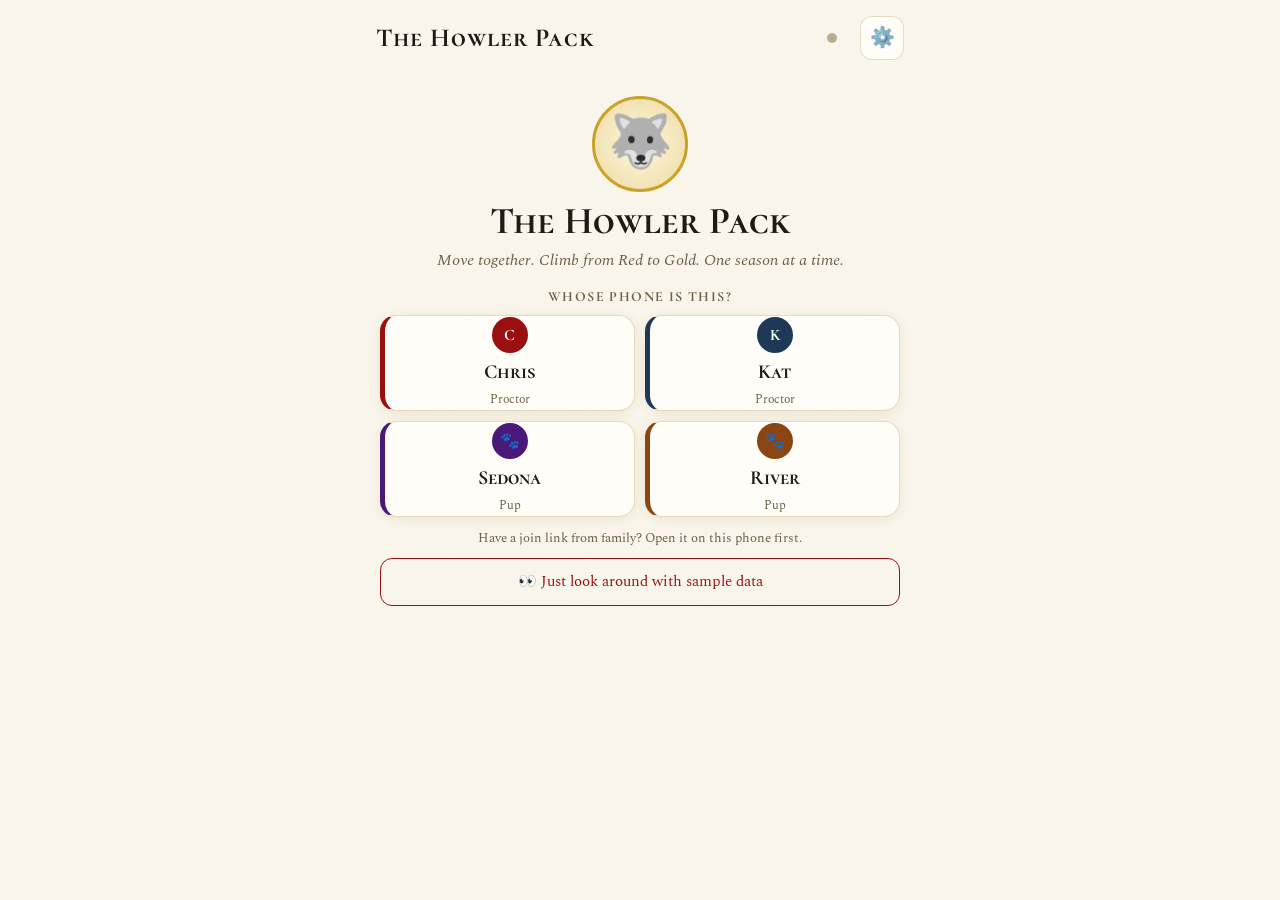
<file: howler-pack/index.html>
<!DOCTYPE html>
<html lang="en">
<head>
<meta charset="utf-8">
<meta name="viewport" content="width=device-width, initial-scale=1, viewport-fit=cover">
<meta name="theme-color" content="#faf6ec">
<meta name="description" content="The Howler Pack: the Ortiz family's fitness pack. Move together, climb from Red to Gold.">
<title>The Howler Pack</title>
<link rel="manifest" href="manifest.webmanifest">
<link rel="icon" href="icon.svg" type="image/svg+xml">
<link rel="apple-touch-icon" href="apple-touch-icon.png">
<link rel="preconnect" href="https://fonts.googleapis.com">
<link rel="preconnect" href="https://fonts.gstatic.com" crossorigin>
<link href="https://fonts.googleapis.com/css2?family=Cormorant+SC:wght@500;600;700&family=Baloo+2:wght@500;700;800&family=Spectral:ital,wght@0,400;0,600;1,400&display=swap" rel="stylesheet">
<style>
/* Gold of Luna — ivory parchment, wine crimson, restrained gold (from the original Howlers) */
:root {
  --bg: #faf6ec; --panel: #fffdf7; --panel2: #f2ead6; --ink: #1e1a14; --ink2: #3c3222; --muted: #6e5f46;
  --line: rgba(153,120,32,.25); --accent: #9a1010; --accent-soft: rgba(154,16,16,.08); --on-accent: #fff;
  --gold: #c9a227; --amber: #7d6414; --pup: #b0601e; --green: #2e7d32; --shadow: 0 2px 12px rgba(153,120,32,.13);
  --fh: 'Cormorant SC', Georgia, serif; --fb: 'Spectral', Georgia, serif; --fp: 'Baloo 2', system-ui, sans-serif;
}
* { box-sizing: border-box; margin: 0; padding: 0; -webkit-tap-highlight-color: transparent; }
html { -webkit-text-size-adjust: 100%; }
body { background: var(--bg) url("data:image/svg+xml,%3Csvg xmlns='http://www.w3.org/2000/svg' width='400' height='400'%3E%3Cfilter id='n'%3E%3CfeTurbulence type='fractalNoise' baseFrequency='0.9' numOctaves='4' stitchTiles='stitch'/%3E%3C/filter%3E%3Crect width='400' height='400' filter='url(%23n)' opacity='0.03'/%3E%3C/svg%3E");
  color: var(--ink); font-family: var(--fb); font-size: 16px; line-height: 1.5; min-height: 100vh;
  padding: env(safe-area-inset-top) env(safe-area-inset-right) calc(140px + env(safe-area-inset-bottom)) env(safe-area-inset-left); }
body.pup { --accent: #b0601e; --accent-soft: rgba(176,96,30,.1); }
button { font: inherit; color: inherit; cursor: pointer; border: 0; background: none; }
button:focus-visible, a:focus-visible, input:focus-visible { outline: 2px solid var(--gold); outline-offset: 2px; }
[hidden] { display: none !important; }
.wrap { max-width: 560px; margin: 0 auto; padding: 0 16px; }
.preview-bar { background: var(--gold); color: #1e1a14; font-size: 14px; display: flex; justify-content: center; align-items: center; gap: 12px; padding: 6px 16px; }
.preview-bar button { min-height: 36px; padding: 0 12px; border-radius: 8px; background: #1e1a14; color: #fff; font-size: 13px; }
header.topbar { display: flex; justify-content: space-between; align-items: center; gap: 10px; padding: 16px 0 6px; }
.brand { font-family: var(--fh); font-weight: 700; font-size: 26px; letter-spacing: .04em; line-height: 1.05; }
.brand small { display: block; font-family: var(--fb); font-weight: 400; font-size: 13px; color: var(--muted); letter-spacing: 0; font-style: italic; }
.top-actions { display: flex; align-items: center; gap: 6px; }
.gear { width: 44px; height: 44px; border-radius: 12px; border: 1px solid var(--line); font-size: 20px; background: var(--panel); }
.sync-dot { width: 44px; height: 44px; display: grid; place-items: center; }
.sync-dot::after { content: ''; width: 10px; height: 10px; border-radius: 50%; background: #b9ad94; }
.sync-dot.ok::after { background: var(--green); } .sync-dot.error::after { background: #c62828; } .sync-dot.pending::after, .sync-dot.busy::after { background: var(--gold); animation: pulse 1s infinite alternate; }
@keyframes pulse { to { opacity: .3; } }
.card { background: var(--panel); border: 1px solid var(--line); border-radius: 14px; padding: 16px; margin-top: 14px; box-shadow: var(--shadow); }
.card-t { font-family: var(--fh); font-size: 14px; font-weight: 700; letter-spacing: .14em; color: var(--muted); margin-bottom: 10px; display: flex; justify-content: space-between; align-items: baseline; gap: 8px; }
.card-t .r { font-family: var(--fb); font-weight: 400; letter-spacing: 0; font-size: 13px; text-align: right; }
.hint { font-size: 13px; color: var(--muted); margin-top: 6px; }
.bar { height: 8px; border-radius: 99px; background: var(--panel2); overflow: hidden; }
.bar > i { display: block; height: 100%; border-radius: 99px; background: var(--accent); }
.season-banner { margin-top: 10px; border-radius: 14px; padding: 12px 14px; background: linear-gradient(120deg, rgba(154,16,16,.1), rgba(201,162,39,.2)); border: 1px solid var(--line); display: flex; justify-content: space-between; align-items: center; gap: 10px; }
.season-banner b { font-family: var(--fh); font-size: 19px; display: block; line-height: 1.1; }
.season-banner small { color: var(--ink2); font-size: 13px; }
.season-banner .left { text-align: right; font-family: var(--fh); font-weight: 700; font-size: 26px; line-height: 1; }
.season-banner .left small { display: block; font-family: var(--fb); font-size: 11px; font-weight: 400; }
/* pack cards (from the original main page) */
.pack-head { display: flex; justify-content: space-between; align-items: baseline; margin: 18px 2px 10px; }
.pack-head b { font-family: var(--fh); font-size: 22px; }
.pack-head span { font-size: 13px; color: var(--muted); font-style: italic; }
.pack-sum { display: grid; grid-template-columns: repeat(3, 1fr); gap: 8px; margin-bottom: 12px; }
.player-grid { display: flex; flex-direction: column; gap: 14px; }
.pcard-wrap { position: relative; }
.pcard-wrap::before, .pcard-wrap::after { content: ''; position: absolute; left: 5px; right: -5px; border-radius: 11px; pointer-events: none; }
.pcard-wrap::before { top: 5px; bottom: -5px; background: rgba(153,120,32,.07); }
.pcard-wrap::after { top: 9px; bottom: -9px; background: rgba(153,120,32,.04); }
.player-card { position: relative; z-index: 1; border-radius: 12px; border-left: 5px solid var(--house-color); background: var(--panel); overflow: hidden; box-shadow: 0 2px 6px rgba(0,0,0,.08), 0 6px 16px rgba(0,0,0,.07), 0 0 0 1.5px rgba(153,120,32,.12); }
.player-card.primus { box-shadow: 0 2px 6px rgba(0,0,0,.1), 0 6px 20px rgba(200,144,10,.2), 0 0 0 2.5px #c9a227; }
.player-card.me:not(.primus) { box-shadow: 0 2px 6px rgba(0,0,0,.08), 0 6px 16px rgba(0,0,0,.07), 0 0 0 1.5px var(--house-color); }
.card-rank-row { display: flex; align-items: center; justify-content: space-between; padding: 8px 14px 0; gap: 6px; }
.card-rank-left, .card-rank-right { display: flex; align-items: center; gap: 6px; flex-wrap: wrap; }
.card-house-dot { width: 7px; height: 7px; border-radius: 50%; background: var(--house-color); opacity: .75; }
.card-house-label { font-family: var(--fh); font-size: 11px; font-weight: 700; letter-spacing: .16em; color: var(--house-color); }
.card-rank-pill { font-family: var(--fh); font-size: 12px; font-weight: 700; letter-spacing: .06em; padding: 1px 8px; border-radius: 3px; color: #fff; }
.card-arch { font-family: var(--fh); font-size: 12px; font-weight: 700; letter-spacing: .08em; padding: 1px 8px; border-radius: 3px; background: linear-gradient(to right, #c9a227, #e8b830); color: #fff; box-shadow: 0 1px 4px rgba(200,144,10,.4); }
.card-quiet { font-size: 11px; padding: 2px 8px; border-radius: 3px; background: rgba(110,95,70,.12); color: var(--muted); }
.card-summary { display: flex; align-items: center; gap: 10px; padding: 6px 14px 12px; min-height: 56px; width: 100%; text-align: left; }
.card-name-block { flex: 1; min-width: 0; }
.card-name { font-family: var(--fh); font-size: 22px; font-weight: 700; color: var(--house-color); line-height: 1.1; }
.card-sub { font-size: 13px; color: var(--muted); font-style: italic; }
.card-quick-stats { display: flex; gap: 14px; flex-shrink: 0; }
.card-qstat { text-align: right; }
.card-qstat-val { font-family: var(--fh); font-size: 21px; font-weight: 700; color: var(--house-color); line-height: 1; }
.card-qstat-label { font-family: var(--fh); font-size: 10px; letter-spacing: .08em; color: var(--muted); text-transform: uppercase; margin-top: 2px; }
.card-chevron { font-size: 11px; color: var(--muted); transition: transform .25s; }
.player-card.card-open .card-chevron { transform: rotate(180deg); }
.card-detail { max-height: 0; overflow: hidden; transition: max-height .35s cubic-bezier(.4,0,.2,1); }
.player-card.card-open .card-detail { max-height: 1600px; }
.card-detail-inner { padding: 14px; border-top: 1px solid var(--line); }
.card-tab-row { display: flex; background: var(--panel2); border-radius: 6px; margin-bottom: 14px; overflow: hidden; }
.card-tab { flex: 1; min-height: 44px; font-family: var(--fh); font-size: 15px; font-weight: 700; letter-spacing: .05em; color: var(--muted); border-radius: 6px; }
.card-tab.active { background: var(--house-color); color: #fff; }
.sword { margin-bottom: 14px; }
.sword-track { position: relative; height: 14px; border-radius: 3px 10px 10px 3px; background: var(--panel2); overflow: hidden; box-shadow: inset 0 1px 2px rgba(0,0,0,.12); }
.sword-fill { position: absolute; top: 0; bottom: 0; left: 0; border-radius: 3px 10px 10px 3px; }
.sword-meta { display: flex; justify-content: space-between; font-size: 13px; color: var(--muted); margin-top: 4px; }
.sword-meta b { font-family: var(--fh); font-size: 15px; }
.card-stat-row { display: flex; margin-bottom: 12px; background: rgba(153,120,32,.05); border-radius: 6px; overflow: hidden; }
.card-stat-cell { flex: 1; text-align: center; padding: 8px 4px; border-right: 1px solid var(--line); }
.card-stat-cell:last-child { border-right: 0; }
.card-stat-val { display: block; font-family: var(--fh); font-size: 20px; font-weight: 700; color: var(--house-color); line-height: 1; }
.card-stat-lbl { display: block; font-family: var(--fh); font-size: 10px; letter-spacing: .06em; color: var(--muted); margin-top: 3px; text-transform: uppercase; }
.shared-prog, .ghost, .mini-badges { padding: 10px 0; border-top: 1px solid var(--line); }
.shared-prog .lbl, .ghost .lbl { font-family: var(--fh); font-size: 13px; font-weight: 700; letter-spacing: .06em; color: var(--amber); display: flex; justify-content: space-between; gap: 8px; }
.ghost .track { height: 7px; border-radius: 4px; background: rgba(0,0,0,.07); overflow: hidden; margin: 5px 0 3px; }
.ghost .track i { display: block; height: 100%; background: linear-gradient(90deg, var(--house-color), var(--gold)); border-radius: 4px; }
.ghost small { font-size: 12px; color: var(--muted); font-style: italic; }
.mini-badges { display: flex; gap: 8px; flex-wrap: wrap; }
.mini-badges span { font-size: 12px; padding: 3px 9px; border-radius: 99px; background: var(--panel2); }
.card-actions { display: flex; gap: 8px; margin-top: 10px; }
.card-actions button { flex: 1; min-height: 44px; border-radius: 8px; border: 1px solid var(--line); font-family: var(--fh); font-size: 15px; font-weight: 700; color: var(--ink2); }
.card-actions button.primary { background: var(--house-color); color: #fff; border-color: var(--house-color); }
.annal { display: flex; gap: 10px; padding: 8px 0; border-top: 1px solid var(--line); font-size: 14px; align-items: center; }
.annal:first-of-type { border-top: 0; }
.annal .ad { width: 50px; color: var(--muted); font-size: 12px; flex: 0 0 auto; }
.annal .ll { flex: 1; } .annal small { display: block; color: var(--muted); font-size: 12px; }
.icon-btn { width: 44px; height: 44px; border-radius: 10px; color: var(--muted); font-size: 16px; flex: 0 0 auto; }
/* logging */
.logbox { margin-top: 16px; }
.log-big { width: 100%; min-height: 58px; border-radius: 14px; background: var(--accent); color: var(--on-accent); font-family: var(--fh); font-weight: 700; font-size: 22px; letter-spacing: .05em; box-shadow: 0 6px 18px rgba(154,16,16,.25); }
body.pup .log-big { font-family: var(--fp); font-weight: 800; letter-spacing: 0; box-shadow: 0 6px 18px rgba(176,96,30,.25); }
.usuals { display: grid; grid-template-columns: 1fr 1fr; gap: 8px; margin-top: 10px; }
.usual { min-height: 58px; border-radius: 12px; background: var(--panel); border: 1px solid var(--line); display: flex; align-items: center; gap: 10px; padding: 0 12px; text-align: left; font-size: 15px; box-shadow: var(--shadow); }
.usual .ic { font-size: 24px; } .usual small { display: block; font-size: 12px; color: var(--muted); }
.ai-btn { width: 100%; min-height: 48px; margin-top: 10px; border-radius: 12px; border: 1px solid var(--accent); color: var(--accent); background: var(--accent-soft); font-size: 15px; }
.wrow { display: grid; grid-template-columns: auto 1fr auto; gap: 8px; align-items: center; margin-top: 10px; background: var(--panel); border: 1px solid var(--line); border-radius: 12px; padding: 8px 10px; }
.wrow > span { font-size: 14px; color: var(--muted); }
.wrow input { min-height: 44px; border-radius: 10px; border: 1px solid var(--line); background: var(--panel2); color: var(--ink); padding: 0 12px; font-size: 17px; width: 100%; }
.wrow button { min-height: 44px; padding: 0 16px; border-radius: 10px; background: var(--accent); color: #fff; font-weight: 600; }
.wrow small { grid-column: 1 / -1; font-size: 12px; color: var(--muted); }
.fab { position: fixed; right: 16px; bottom: calc(78px + env(safe-area-inset-bottom)); z-index: 40; min-height: 52px; padding: 0 20px; border-radius: 999px; background: var(--accent); color: #fff; font-family: var(--fh); font-weight: 700; font-size: 18px; box-shadow: 0 8px 24px rgba(0,0,0,.25); }
body.pup .fab { font-family: var(--fp); font-weight: 800; }
/* tab bar */
.tabbar { position: fixed; left: 0; right: 0; bottom: 0; z-index: 30; display: grid; grid-template-columns: repeat(4, 1fr); background: rgba(250,246,236,.97); border-top: 1px solid var(--line); padding: 4px 8px calc(4px + env(safe-area-inset-bottom)); backdrop-filter: blur(8px); -webkit-backdrop-filter: blur(8px); }
.tabbar button { min-height: 54px; display: flex; flex-direction: column; align-items: center; justify-content: center; font-size: 12px; color: var(--muted); }
.tabbar button span { font-size: 20px; line-height: 1.15; }
.tabbar button.on { color: var(--accent); font-weight: 600; }
/* modal sheet */
.modal-back { position: fixed; inset: 0; background: rgba(30,26,20,.45); z-index: 100; display: flex; align-items: flex-end; justify-content: center; animation: fade .15s; }
.modal { width: 100%; max-width: 560px; max-height: 92vh; overflow-y: auto; background: var(--panel); border-radius: 18px 18px 0 0; padding: 14px 16px calc(20px + env(safe-area-inset-bottom)); animation: up .22s ease-out; }
@keyframes up { from { transform: translateY(40px); opacity: .4; } } @keyframes fade { from { opacity: 0; } }
.modal-head { display: flex; align-items: center; justify-content: space-between; margin-bottom: 6px; }
.modal-title { font-family: var(--fh); font-weight: 700; font-size: 22px; }
.modal-x { width: 44px; height: 44px; font-size: 28px; color: var(--muted); }
.fld { display: block; font-family: var(--fh); font-weight: 700; font-size: 14px; letter-spacing: .1em; text-transform: uppercase; color: var(--muted); margin: 14px 0 8px; }
.fld small { font-family: var(--fb); font-weight: 400; text-transform: none; letter-spacing: 0; font-size: 12px; }
.act-grid { display: grid; grid-template-columns: repeat(3, 1fr); gap: 8px; }
.act-group { grid-column: 1 / -1; font-size: 12px; color: var(--muted); letter-spacing: .1em; text-transform: uppercase; margin-top: 4px; }
.act-btn { min-height: 52px; border-radius: 12px; border: 1px solid var(--line); background: var(--panel2); display: flex; align-items: center; gap: 6px; justify-content: center; font-size: 14px; padding: 0 4px; }
.act-btn.on, .chip-btn.on { border-color: var(--accent); background: var(--accent-soft); box-shadow: 0 0 0 1px var(--accent) inset; }
.act-ico { font-size: 18px; }
.chips { display: flex; flex-wrap: wrap; gap: 8px; }
.chip-btn { min-height: 44px; min-width: 52px; padding: 0 14px; border-radius: 12px; border: 1px solid var(--line); background: var(--panel2); font-size: 15px; }
.chip-btn.who.on { border-color: var(--house); background: var(--house); color: #fff; box-shadow: none; }
.txt { min-height: 48px; border-radius: 12px; border: 1px solid var(--line); background: var(--panel2); color: var(--ink); padding: 0 12px; font-size: 16px; width: 100%; font-family: var(--fb); }
.txt.num-sm { width: 110px; min-height: 44px; }
.more-btn { min-height: 44px; margin-top: 12px; color: var(--accent); font-size: 14px; text-align: left; }
.num-row { display: flex; gap: 10px; } .num { flex: 1; font-size: 12px; color: var(--muted); }
.num input { display: block; width: 100%; margin-top: 4px; min-height: 48px; border-radius: 12px; border: 1px solid var(--line); background: var(--panel2); color: var(--ink); padding: 0 12px; font-size: 17px; }
.log-preview { margin: 16px 0 12px; text-align: center; color: var(--muted); }
.gain { display: flex; flex-wrap: wrap; justify-content: center; gap: 4px 16px; color: var(--ink); }
.gain b { font-family: var(--fh); font-size: 28px; color: var(--accent); }
.btn-primary { width: 100%; min-height: 52px; border-radius: 12px; background: var(--accent); color: #fff; font-family: var(--fh); font-weight: 700; font-size: 19px; letter-spacing: .04em; }
.btn-ghost { width: 100%; min-height: 48px; margin-top: 10px; border-radius: 12px; border: 1px solid var(--accent); color: var(--accent); font-size: 15px; background: transparent; }
.btn-ghost.danger { border-color: #c62828; color: #c62828; }
.linkbtn { display: flex; align-items: center; justify-content: center; text-decoration: none; }
.two { display: grid; grid-template-columns: 1fr 1fr; gap: 8px; }
.ai-text { width: 100%; border-radius: 12px; border: 1px solid var(--line); background: var(--panel2); color: var(--ink); padding: 12px; font-size: 16px; font-family: var(--fb); resize: vertical; }
.ai-row { display: grid; grid-template-columns: 1fr auto; gap: 8px; margin-top: 10px; align-items: center; }
.ai-row .btn-primary { min-height: 48px; }
.imp-row { display: flex; gap: 10px; align-items: center; padding: 8px 0; border-top: 1px solid var(--line); font-size: 14px; }
.imp-row.off { opacity: .45; } .imp-row .ll { flex: 1; } .imp-row small { display: block; color: var(--muted); font-size: 12px; }
.toast { position: fixed; left: 50%; top: calc(12px + env(safe-area-inset-top)); transform: translate(-50%, -160%); z-index: 200; background: var(--ink); color: var(--bg); padding: 12px 16px; border-radius: 12px; font-size: 14px; max-width: calc(100% - 32px); transition: transform .25s; box-shadow: 0 6px 24px rgba(0,0,0,.3); display: flex; align-items: center; gap: 12px; }
.toast.show { transform: translate(-50%, 0); }
.toast-act { min-height: 36px; padding: 0 12px; border-radius: 8px; background: var(--gold); color: #1e1a14; font-weight: 700; flex: 0 0 auto; }
/* week, metrics, rank */
.week { display: grid; grid-template-columns: repeat(7, 1fr); gap: 6px; }
.wd { text-align: center; font-size: 11px; color: var(--muted); }
.wd .c { height: 40px; border-radius: 10px; border: 1px solid var(--line); margin-bottom: 4px; display: grid; place-items: center; font-size: 17px; }
.wd .c.act { background: var(--accent); border-color: var(--accent); }
.wd .c.part { background: var(--accent-soft); }
.wd .c.today { box-shadow: 0 0 0 2px var(--ink2) inset; }
.wd .c.fut, .paw .c.fut { opacity: .35; }
.paws { display: grid; grid-template-columns: repeat(7, 1fr); gap: 6px; }
.paw { text-align: center; font-family: var(--fp); font-size: 13px; color: var(--muted); }
.paw .c { aspect-ratio: 1; border-radius: 50%; background: var(--panel2); display: grid; place-items: center; font-size: 20px; margin-bottom: 2px; filter: grayscale(1); opacity: .5; }
.paw .c.on { background: var(--pup); filter: none; opacity: 1; }
.paw .c.today { box-shadow: 0 0 0 3px var(--ink2); opacity: 1; }
.metrics { display: grid; grid-template-columns: repeat(3, 1fr); gap: 8px; margin: 12px 0; }
.metric { background: var(--panel2); border-radius: 10px; padding: 10px 6px; text-align: center; }
.metric b { display: block; font-family: var(--fh); font-size: 21px; line-height: 1.1; }
.metric span { font-size: 11px; color: var(--muted); letter-spacing: .04em; }
.metric.go b { color: var(--green); }
.rank-line { display: flex; justify-content: space-between; align-items: baseline; }
.rank-pts { font-size: 14px; color: var(--muted); }
.ladder { display: grid; grid-template-columns: repeat(7, 1fr); gap: 4px; margin-top: 6px; }
.ladder .rg { height: 12px; border-radius: 4px; opacity: .25; }
.ladder .rg.done { opacity: 1; } .ladder .rg.cur { opacity: 1; box-shadow: 0 0 0 2px var(--ink); }
.ladder-names { display: grid; grid-template-columns: repeat(7, 1fr); gap: 4px; font-size: 9px; color: var(--muted); text-align: center; margin-top: 4px; }
.ladder-names .cur { color: var(--ink); font-weight: 700; }
/* race */
.race { background: linear-gradient(160deg, #fffdf7, #f6ecc8); }
.road { position: relative; height: 16px; margin: 26px 12px 14px; border-radius: 99px; background: var(--panel2); box-shadow: inset 0 1px 3px rgba(0,0,0,.12); }
.road-fill { position: absolute; top: 0; bottom: 0; left: 0; border-radius: 99px; background: linear-gradient(90deg, #9a1010, #c9a227); }
.station { position: absolute; top: 50%; width: 44px; height: 44px; margin: -22px 0 0 -22px; display: grid; place-items: center; font-size: 15px; }
.station::before { content: ''; position: absolute; inset: 6px; border-radius: 50%; background: var(--panel); border: 2px solid var(--line); z-index: -1; }
.station { z-index: 1; filter: grayscale(1); opacity: .75; } .station.done { filter: none; opacity: 1; } .station.done::before { border-color: var(--gold); }
.runner { position: absolute; top: -26px; transform: translateX(-50%); font-size: 20px; pointer-events: none; }
.race-line { font-size: 15px; }
.prize { font-size: 14px; margin-top: 8px; color: var(--amber); }
.lore-row { display: flex; gap: 10px; align-items: center; width: 100%; min-height: 48px; text-align: left; border-top: 1px solid var(--line); padding: 6px 0; font-size: 15px; }
.lore-row.locked { color: var(--muted); } .lore-row .li { font-size: 20px; width: 28px; text-align: center; } .lore-row small { display: block; font-size: 12px; color: var(--muted); }
.lore-text { font-size: 17px; line-height: 1.6; }
.gloss { display: flex; gap: 12px; padding: 10px 0; border-top: 1px solid var(--line); }
.gloss .gi { font-size: 22px; width: 28px; text-align: center; } .gloss b { font-family: var(--fh); font-size: 18px; } .gloss p { font-size: 14px; color: var(--ink2); }
/* primus */
.prow { display: grid; grid-template-columns: 22px 70px 1fr 38px; gap: 8px; align-items: center; min-height: 34px; font-size: 15px; }
.prow .pp { font-family: var(--fh); font-weight: 700; color: var(--gold); text-align: center; }
.prow .pn { font-family: var(--fh); font-weight: 700; } .prow .pv { text-align: right; color: var(--muted); font-size: 13px; }
/* coach */
.coach { display: flex; gap: 12px; align-items: flex-start; border-left: 4px solid var(--coach); }
.coach .av { width: 46px; height: 46px; border-radius: 50%; display: grid; place-items: center; font-size: 22px; background: var(--panel2); border: 2px solid var(--coach); flex: 0 0 auto; }
.coach .cbody { flex: 1; } .coach small { display: block; font-family: var(--fh); font-weight: 700; font-size: 12px; letter-spacing: .12em; color: var(--coach); }
.coach p { font-style: italic; font-size: 16px; margin-top: 2px; }
.coach .ask { margin-top: 8px; min-height: 44px; padding: 0 14px; border-radius: 10px; border: 1px solid var(--line); font-size: 14px; color: var(--ink2); }
/* prompts, cheers, fuel */
.prompt { background: linear-gradient(135deg, #fbefe2, #fffdf7); border-color: rgba(176,96,30,.35); }
.prompt p { font-size: 15px; margin-bottom: 10px; }
.prompt .row { display: flex; gap: 8px; flex-wrap: wrap; }
.prompt button { flex: 1 1 auto; min-height: 46px; border-radius: 12px; background: var(--panel2); border: 1px solid var(--line); font-size: 14px; padding: 0 12px; }
.prompt button.yes { background: var(--pup); color: #fff; border-color: var(--pup); font-weight: 600; }
.newfor { background: rgba(46,125,50,.07); border-color: rgba(46,125,50,.3); display: flex; gap: 10px; align-items: center; font-size: 15px; }
.newfor > span:nth-child(2) { flex: 1; }
.cheer-row { display: flex; gap: 10px; align-items: center; padding: 10px 0; border-top: 1px solid var(--line); font-size: 14px; }
.cheer-row:first-of-type { border-top: 0; } .cheer-row .ce { font-size: 24px; } .cheer-row .ct { flex: 1; line-height: 1.3; } .cheer-row .ct small { display: block; color: var(--muted); font-size: 12px; }
.act-feed { padding: 12px 0; border-top: 1px solid var(--line); } .act-feed:first-of-type { border-top: 0; }
.act-feed .who { display: flex; gap: 10px; align-items: center; font-size: 15px; } .act-feed .who small { display: block; color: var(--muted); font-size: 12px; }
.fav { width: 38px; height: 38px; border-radius: 50%; display: grid; place-items: center; color: #fff; font-weight: 700; flex: 0 0 auto; }
.emoji-row { display: flex; gap: 6px; margin-top: 8px; padding-left: 48px; flex-wrap: wrap; }
.emoji-row button { min-width: 44px; min-height: 44px; border-radius: 10px; background: var(--panel2); border: 1px solid var(--line); font-size: 18px; }
.emoji-row button.note { font-size: 13px; padding: 0 10px; color: var(--muted); }
.emoji-row button.done { border-color: var(--green); background: rgba(46,125,50,.1); }
.fuel { display: grid; grid-template-columns: 1fr auto; gap: 10px; align-items: center; } .fuel .fl { font-size: 14px; } .fuel .fl .bar { margin: 4px 0 8px; height: 7px; }
.fuel a { min-height: 44px; display: inline-flex; align-items: center; padding: 0 14px; border-radius: 12px; border: 1px solid var(--accent); color: var(--accent); text-decoration: none; font-size: 14px; white-space: nowrap; }
.dogrow { display: flex; gap: 10px; } .dog { flex: 1; text-align: center; border-radius: 12px; background: var(--panel2); padding: 10px 6px; font-size: 14px; color: var(--muted); } .dog b { display: block; font-family: var(--fp); font-size: 22px; color: var(--ink); }
/* progress */
.stats4 { display: grid; grid-template-columns: repeat(4, 1fr); gap: 6px; } .stats4 .metric b { font-size: 18px; }
.chart text { font-family: var(--fb); font-size: 10px; fill: var(--muted); }
.private { font-size: 12px; color: var(--muted); font-style: italic; margin-top: 8px; }
.ladder2 { display: flex; flex-direction: column-reverse; gap: 3px; }
.rung { display: flex; align-items: center; gap: 10px; font-size: 12px; min-height: 28px; }
.rung .lvl { width: 44px; text-align: right; color: var(--muted); }
.rung .bx { flex: 1; height: 24px; border-radius: 6px; border: 1px dashed var(--line); display: flex; align-items: center; padding: 0 10px; color: var(--muted); }
.rung.done .bx { background: var(--accent); border: 1px solid var(--accent); color: #fff; font-weight: 600; }
.rung.ms .bx { border-style: solid; border-color: var(--gold); }
.rung.cap .bx { background: repeating-linear-gradient(45deg, rgba(154,16,16,.12) 0 6px, transparent 6px 12px); border-style: solid; color: var(--accent); }
.hold { display: flex; gap: 14px; align-items: center; margin-top: 14px; padding-top: 12px; border-top: 1px solid var(--line); font-size: 14px; } .hold b { font-family: var(--fh); font-size: 18px; }
.mix { display: grid; grid-template-columns: 28px 1fr 56px; gap: 8px; align-items: center; font-size: 13px; margin-top: 6px; } .mix .v { text-align: right; color: var(--muted); }
.cal { display: grid; grid-template-columns: repeat(7, 1fr); gap: 5px; }
.cal .h { font-size: 10px; text-align: center; color: var(--muted); }
.cal .d { aspect-ratio: 1; border-radius: 8px; font-size: 12px; display: grid; place-items: center; color: var(--muted); background: var(--panel2); }
.cal .d.on { background: var(--accent); color: #fff; font-weight: 700; } .cal .d.fut { opacity: .35; } .cal .d.today { box-shadow: 0 0 0 2px var(--ink2) inset; }
.wkrow { display: grid; grid-template-columns: 62px 1fr 48px; gap: 10px; align-items: center; padding: 10px 0; border-top: 1px solid var(--line); font-size: 13px; }
.wkrow:first-of-type { border-top: 0; } .wkrow .seg { display: flex; height: 10px; border-radius: 99px; overflow: hidden; background: var(--panel2); }
.wkrow .meta { font-size: 11px; color: var(--muted); margin-top: 3px; } .wkrow .pts { font-family: var(--fh); font-weight: 700; font-size: 19px; text-align: right; }
.legend { display: flex; flex-wrap: wrap; gap: 4px 14px; font-size: 12px; color: var(--muted); margin-top: 8px; }
.legend i { display: inline-block; width: 10px; height: 10px; border-radius: 3px; margin-right: 5px; vertical-align: -1px; }
.ledger-row { display: flex; gap: 10px; padding: 9px 0; border-top: 1px solid var(--line); font-size: 14px; }
.ledger-row:first-of-type { border-top: 0; } .ledger-row .ld { width: 50px; color: var(--muted); font-size: 12px; flex: 0 0 auto; padding-top: 2px; } .ledger-row .ll { flex: 1; } .ledger-row .lp { font-weight: 700; color: var(--accent); }
.badges4 { display: grid; grid-template-columns: repeat(4, 1fr); gap: 8px; text-align: center; font-family: var(--fp); }
.b4 .ic { font-size: 30px; filter: grayscale(1); opacity: .4; } .b4.t1 .ic, .b4.t2 .ic, .b4.t3 .ic { filter: none; opacity: 1; }
.b4 b { display: block; font-size: 12px; line-height: 1.15; } .b4 small { font-size: 12px; color: var(--muted); } .stars { font-size: 11px; letter-spacing: 1px; color: var(--gold); }
.big-acts { display: grid; grid-template-columns: repeat(3, 1fr); gap: 8px; }
.big-act { min-height: 86px; border-radius: 18px; background: var(--panel2); border: 2px solid var(--line); display: flex; flex-direction: column; align-items: center; justify-content: center; gap: 2px; font-family: var(--fp); font-weight: 700; font-size: 14px; text-align: center; padding: 4px; }
.big-act .ic { font-size: 30px; line-height: 1; }
/* goals */
.goal { padding: 12px 0; border-top: 1px solid var(--line); } .goal:first-of-type { border-top: 0; }
.goal-top { display: flex; gap: 10px; align-items: center; font-size: 15px; }
.gi { font-size: 22px; width: 30px; text-align: center; flex: 0 0 auto; }
.goal-top .gl { flex: 1; line-height: 1.25; } .goal-top .gl small { display: block; font-size: 12px; color: var(--muted); } .goal-top .gv { font-family: var(--fh); font-weight: 700; font-size: 16px; white-space: nowrap; }
.goal .bar { margin: 8px 0 0 40px; } .goal.done .bar > i { background: var(--green); }
.suggest { border: 1px dashed var(--accent); }
.edit-row { display: flex; align-items: center; gap: 10px; padding: 8px 0; border-top: 1px solid var(--line); font-size: 14px; } .edit-row .gl { flex: 1; }
.stepper { display: flex; align-items: center; gap: 6px; }
.stepper button { width: 44px; height: 44px; border-radius: 12px; border: 1px solid var(--line); background: var(--panel2); font-size: 20px; }
.stepper b { min-width: 46px; text-align: center; font-family: var(--fh); font-size: 17px; }
.honors { display: grid; grid-template-columns: repeat(5, 1fr); gap: 6px; text-align: center; font-size: 12px; color: var(--muted); }
.honors .crest { aspect-ratio: 1; border-radius: 50%; border: 2px dashed var(--line); display: grid; place-items: center; font-size: 18px; margin-bottom: 4px; font-family: var(--fh); font-weight: 700; }
.honors .crest.cur { border-style: solid; border-color: var(--accent); }
/* settings */
.set-sec { margin-top: 20px; } .set-sec:first-of-type { margin-top: 4px; }
.set-sec h3 { font-family: var(--fh); font-size: 15px; letter-spacing: .12em; color: var(--accent); margin-bottom: 6px; }
.set-sec > p { font-size: 13px; color: var(--muted); margin-bottom: 8px; }
.toggle { display: flex; align-items: center; justify-content: space-between; gap: 10px; min-height: 48px; font-size: 15px; width: 100%; text-align: left; }
.toggle .sw { width: 50px; height: 30px; border-radius: 99px; background: var(--panel2); border: 1px solid var(--line); position: relative; flex: 0 0 auto; }
.toggle .sw::after { content: ''; position: absolute; top: 3px; left: 3px; width: 22px; height: 22px; border-radius: 50%; background: var(--muted); transition: left .15s; }
.toggle.on .sw { background: var(--accent); } .toggle.on .sw::after { left: 23px; background: #fff; }
/* welcome */
.welcome { text-align: center; padding: 30px 4px 10px; }
.crest-big { width: 96px; height: 96px; margin: 0 auto 10px; border-radius: 50%; display: grid; place-items: center; font-size: 52px; background: radial-gradient(circle, #fff8e0, #ecd9a0); border: 3px solid var(--gold); }
.welcome h1 { font-family: var(--fh); font-size: 38px; line-height: 1.05; }
.welcome .lede { font-style: italic; color: var(--muted); margin: 6px 0 10px; }
.who-grid { display: grid; grid-template-columns: 1fr 1fr; gap: 10px; margin-bottom: 12px; }
.who-btn { min-height: 96px; border-radius: 16px; background: var(--panel); border: 1px solid var(--line); border-left: 5px solid var(--house); display: flex; flex-direction: column; align-items: center; justify-content: center; gap: 4px; font-family: var(--fh); font-weight: 700; font-size: 20px; box-shadow: var(--shadow); }
.who-btn small { font-family: var(--fb); font-weight: 400; font-size: 12px; color: var(--muted); }
.who-dot { width: 36px; height: 36px; border-radius: 50%; background: var(--house); color: #fff; display: grid; place-items: center; font-size: 16px; }
@media (prefers-reduced-motion: reduce) { * { animation: none !important; transition: none !important; } }
</style>
</head>
<body>
<div class="preview-bar" id="preview-bar" hidden>👀 Sample data · nothing is saved <button type="button" id="preview-exit">Leave</button></div>
<div class="wrap">
  <header class="topbar">
    <div class="brand">The Howler Pack<small id="season"></small></div>
    <div class="top-actions"><button class="sync-dot off" id="sync-dot" type="button" aria-label="Sync status"></button><button class="gear" id="gear" type="button" aria-label="Settings">⚙️</button></div>
  </header>
  <main id="main"></main>
</div>
<button class="fab" id="fab" type="button" hidden></button>
<nav class="tabbar" id="tabbar" aria-label="Sections"></nav>
<script src="ortiz-drive.js"></script>
<script>
'use strict';
/* ==========================================================================
   THE HOWLER PACK — family fitness for the Ortiz pack.
   One file, no build step. localStorage is the source of truth on each phone;
   a private GitHub Gist syncs the family (safe merge + tombstones).
   Weigh-ins never leave the phone: only Merit awards (and % lost, if shared) sync.
   Sections: helpers · store · dates · sync · data · rules · scoring · race · primus
             · awards · AI · UI primitives · log · reader · screens · settings · boot
   ========================================================================== */

// ───────────────────────── DOM helpers (no innerHTML with data, no inline handlers)
function h(tag, attrs) {
  const el = document.createElement(tag);
  if (attrs) for (const k in attrs) {
    const v = attrs[k];
    if (v == null || v === false) continue;
    if (k === 'class') el.className = v;
    else if (k === 'style') el.style.cssText = v;
    else if (k.slice(0, 2) === 'on') el.addEventListener(k.slice(2), v);
    else el.setAttribute(k, v === true ? '' : v);
  }
  for (let i = 2; i < arguments.length; i++) kids(el, arguments[i]);
  return el;
}
function kids(el, c) { if (c == null || c === false) return; if (Array.isArray(c)) { c.forEach(x => kids(el, x)); return; } el.appendChild(typeof c === 'object' ? c : document.createTextNode(String(c))); }
const SVGNS = 'http://www.w3.org/2000/svg';
function s(tag, attrs) { const el = document.createElementNS(SVGNS, tag); if (attrs) for (const k in attrs) if (attrs[k] != null) el.setAttribute(k, attrs[k]); for (let i = 2; i < arguments.length; i++) kids(el, arguments[i]); return el; }
function clear(el) { while (el.firstChild) el.removeChild(el.firstChild); return el; }

// ───────────────────────── Store (namespaced, never throws)
const Store = {
  ns: 'pack_',
  get(key, fallback = null) { try { const raw = localStorage.getItem(this.ns + key); return raw === null ? fallback : JSON.parse(raw); } catch (e) { return fallback; } },
  set(key, value) { try { localStorage.setItem(this.ns + key, JSON.stringify(value)); return true; } catch (e) { return false; } },
  remove(key) { try { localStorage.removeItem(this.ns + key); } catch (e) { /* ignore */ } },
};

// Per-phone state that sample-data mode must not touch (who I am, weigh-ins, dismissed notices)
let PREVIEW = false;                 // sample-data mode: fixed "today", nothing saved or synced
const PREVIEW_MEM = {};
const Local = {
  get(k, f) { return PREVIEW ? (k in PREVIEW_MEM ? PREVIEW_MEM[k] : f) : Store.get(k, f); },
  set(k, v) { if (PREVIEW) PREVIEW_MEM[k] = v; else Store.set(k, v); },
};

// ───────────────────────── Dates — Arizona (no DST). Keys are 'YYYY-MM-DD'; math is done in UTC on those keys.
const PREVIEW_TODAY = '2026-12-18';
const AZ = {
  tz: 'America/Phoenix',
  today() { return PREVIEW ? PREVIEW_TODAY : new Intl.DateTimeFormat('en-CA', { timeZone: this.tz }).format(new Date()); },
  hour() { return PREVIEW ? 12 : +new Intl.DateTimeFormat('en-US', { timeZone: this.tz, hour: 'numeric', hour12: false }).format(new Date()) % 24; },
};
const pad2 = n => (n < 10 ? '0' : '') + n;
function toD(k) { const p = k.split('-'); return new Date(Date.UTC(+p[0], +p[1] - 1, +p[2])); }
function toK(d) { return d.getUTCFullYear() + '-' + pad2(d.getUTCMonth() + 1) + '-' + pad2(d.getUTCDate()); }
function addDays(k, n) { const d = toD(k); d.setUTCDate(d.getUTCDate() + n); return toK(d); }
function dow(k) { return (toD(k).getUTCDay() + 6) % 7; }           // 0 = Monday
function weekKey(k) { return addDays(k, -dow(k)); }
function daysBetween(a, b) { return Math.round((toD(b) - toD(a)) / 86400000); }
function range(a, b) { const out = []; for (let k = a; k <= b; k = addDays(k, 1)) out.push(k); return out; }
function monthEnd(k) { const d = toD(k); return toK(new Date(Date.UTC(d.getUTCFullYear(), d.getUTCMonth() + 1, 0))); }
const MONTHS = ['Jan', 'Feb', 'Mar', 'Apr', 'May', 'Jun', 'Jul', 'Aug', 'Sep', 'Oct', 'Nov', 'Dec'];
const MONTHS_FULL = ['January', 'February', 'March', 'April', 'May', 'June', 'July', 'August', 'September', 'October', 'November', 'December'];
const DOWS = ['Mon', 'Tue', 'Wed', 'Thu', 'Fri', 'Sat', 'Sun'];
function fmtShort(k) { const d = toD(k); return MONTHS[d.getUTCMonth()] + ' ' + d.getUTCDate(); }
function fmtDow(k) { return DOWS[dow(k)] + ' ' + fmtShort(k); }
function rid(prefix) { return prefix + '_' + Date.now().toString(36) + Math.random().toString(36).slice(2, 7); }

// ───────────────────────── Data: one record map, synced. Every record has id, type, updatedAt; deletes are tombstones.
let DB = { records: {} };
let _ver = 0;                         // bumps on every change; scoring caches key off it
function loadLocal() { DB = Store.get('data', { records: {} }) || { records: {} }; if (!DB.records) DB.records = {}; _ver++; }
// updatedAt always moves forward, so an edit or delete in the same millisecond still wins the merge
function stamp(id) { const prev = DB.records[id]; return Math.max(Date.now(), prev ? (prev.updatedAt || 0) + 1 : 0); }
function put(rec) { rec.updatedAt = stamp(rec.id); DB.records[rec.id] = rec; changed(); return rec; }
function putMany(list) { list.forEach(r => { r.updatedAt = stamp(r.id); DB.records[r.id] = r; }); changed(); }
function del(id) { const r = DB.records[id]; if (!r) return; DB.records[id] = Object.assign({}, r, { deleted: true, updatedAt: stamp(id) }); changed(); }
function all(type) { const out = []; for (const id in DB.records) { const r = DB.records[id]; if (r.type === type && !r.deleted) out.push(r); } return out; }
function rec(id) { const r = DB.records[id]; return r && !r.deleted ? r : null; }
function changed() { _ver++; if (!PREVIEW) { Store.set('data', DB); Sync.soon(); } }

// ───────────────────────── Sync: private Gist, fetch-merge-write, newest updatedAt wins, tombstones purged after 60 days
const Sync = {
  filename: 'howler-pack.json',
  state: 'off', lastAt: 0, timer: null, busy: false, again: false,
  id() { return Store.get('gist_id', ''); },
  token() { return Store.get('gist_token', ''); },
  on() { return !PREVIEW && !!(this.id() && this.token()); },
  headers() { return { Authorization: 'Bearer ' + this.token(), Accept: 'application/vnd.github+json' }; },
  async pullRemote() {
    const res = await fetch('https://api.github.com/gists/' + this.id(), { headers: this.headers(), cache: 'no-store' });
    if (!res.ok) throw new Error('HTTP_' + res.status);
    const gist = await res.json(), file = gist.files && gist.files[this.filename];
    if (!file) return { records: {} };
    const text = file.truncated ? await (await fetch(file.raw_url, { cache: 'no-store' })).text() : file.content;
    const parsed = JSON.parse(text || '{"records":{}}');
    return parsed && parsed.records ? parsed : { records: {} };
  },
  merge(local, remote) {
    const out = { records: Object.assign({}, remote.records) };
    for (const id in (local.records || {})) { const a = local.records[id], b = out.records[id]; if (!b || (a.updatedAt || 0) > (b.updatedAt || 0)) out.records[id] = a; }
    const cutoff = Date.now() - 60 * 86400000;
    for (const id in out.records) { const r = out.records[id]; if (r.deleted && (r.updatedAt || 0) < cutoff) delete out.records[id]; }
    return out;
  },
  soon() { if (!this.on()) return; clearTimeout(this.timer); this.timer = setTimeout(() => this.save(), 1500); this.set('pending'); },
  set(st) { this.state = st; const dot = document.getElementById('sync-dot'); if (dot) { dot.className = 'sync-dot ' + st; dot.title = { ok: 'Synced', pending: 'Saving…', error: 'Sync problem: tap to retry', off: 'Not syncing (this phone only)', busy: 'Syncing…' }[st] || ''; } },
  async save() {
    if (!this.on()) return;
    if (this.busy) { this.again = true; return; }
    this.busy = true; this.set('busy');
    try {
      let merged = DB;
      try { merged = this.merge(DB, await this.pullRemote()); } catch (e) { if (/HTTP_40[13]/.test(e.message)) throw e; }
      const res = await fetch('https://api.github.com/gists/' + this.id(), { method: 'PATCH', cache: 'no-store',
        headers: Object.assign({ 'Content-Type': 'application/json' }, this.headers()),
        body: JSON.stringify({ files: { [this.filename]: { content: JSON.stringify(merged) } } }) });
      if (!res.ok) throw new Error('HTTP_' + res.status);
      // keep anything typed while we were saving
      DB = this.merge(DB, merged); Store.set('data', DB); _ver++;
      this.lastAt = Date.now(); this.set('ok');
    } catch (e) { this.set('error'); syncError(e); }
    finally { this.busy = false; if (this.again) { this.again = false; this.save(); } }
  },
  async pull() {
    if (!this.on() || this.busy) return false;
    this.busy = true; this.set('busy');
    try {
      const before = JSON.stringify(DB.records).length;
      DB = this.merge(DB, await this.pullRemote()); Store.set('data', DB); _ver++;
      this.lastAt = Date.now(); this.set('ok');
      return JSON.stringify(DB.records).length !== before;
    } catch (e) { this.set('error'); syncError(e); return false; }
    finally { this.busy = false; }
  },
  async create(token) {
    const res = await fetch('https://api.github.com/gists', { method: 'POST', cache: 'no-store',
      headers: { Authorization: 'Bearer ' + token, Accept: 'application/vnd.github+json', 'Content-Type': 'application/json' },
      body: JSON.stringify({ description: 'Howler Pack family data (private)', public: false, files: { [this.filename]: { content: JSON.stringify(DB) } } }) });
    if (!res.ok) throw new Error('HTTP_' + res.status);
    return (await res.json()).id;
  },
};
let _lastSyncToast = 0;
function syncError(e) {
  if (Date.now() - _lastSyncToast < 60000) return; _lastSyncToast = Date.now();
  toast(/HTTP_40[13]/.test(e.message) ? 'Sync key was refused. Check Settings → Family sync.' : /HTTP_404/.test(e.message) ? 'Family data not found. Check the sync link in Settings.' : 'Offline. Saved on this phone; it will sync later.');
}

// ───────────────────────── The pack (roster lives in synced records so it can be edited)
const HOUSES = { Red: '#9a1010', Obsidian: '#1e3858', Violet: '#4a1878', Copper: '#8b4513', Gold: '#8a7000', Green: '#1a4818', Pink: '#9c2d6e', Blue: '#1a4a7a', Silver: '#4a5568' };
const DEFAULT_ROSTER = [
  { id: 'chris', name: 'Chris', role: 'proctor', house: 'Red', coach: 'dancer', pronouns: '', goalPct: 10, share: false, order: 1,
    usuals: [{ act: 'tread', min: 30 }, { act: 'bike', min: 45 }, { act: 'strength', min: 20 }, { act: 'dogwalk', min: 30, together: true }] },
  { id: 'kat', name: 'Kat', role: 'proctor', house: 'Obsidian', coach: 'matteo', pronouns: '', goalPct: 8, share: false, order: 2,
    usuals: [{ act: 'bike', min: 30 }, { act: 'yoga', min: 20 }, { act: 'dogwalk', min: 30, together: true }, { act: 'park', min: 60, together: true }] },
  { id: 'sedona', name: 'Sedona', role: 'pup', house: 'Violet', coach: 'mickey', pronouns: 'she/her', order: 3, usuals: [] },
  { id: 'river', name: 'River', role: 'pup', house: 'Copper', coach: 'dancer', pronouns: 'she/her', order: 4, usuals: [] },
];
const DEFAULT_CFG = { id: 'cfg', type: 'cfg', tkdDays: [0, 3], dogs: [{ id: 'cookie', name: 'Cookie', icon: '🍪' }, { id: 'biscuit', name: 'Biscuit', icon: '🥨' }], prizes: {}, primusLeads: true };
function members() { return all('member').sort((a, b) => (a.order || 9) - (b.order || 9)); }
function M(id) { return rec('member_' + id) || { id, name: '?', role: 'pup', house: 'Silver', coach: 'dancer', usuals: [] }; }
function isPup(id) { return M(id).role === 'pup'; }
function houseColor(id) { return HOUSES[M(id).house] || '#6e5f46'; }
function cfg() { return Object.assign({}, DEFAULT_CFG, rec('cfg') || {}); }
function dogs() { return cfg().dogs; }
function dogName(id) { const d = dogs().find(x => x.id === id); return d ? d.name : id; }
function ensureFamily() {
  const list = [];
  if (!members().length) DEFAULT_ROSTER.forEach(m => list.push(Object.assign({ type: 'member' }, JSON.parse(JSON.stringify(m)), { id: 'member_' + m.id, mid: m.id })));
  if (!rec('cfg')) list.push(JSON.parse(JSON.stringify(DEFAULT_CFG)));
  if (list.length) putMany(list);
}
function me() { return Local.get('me', ''); }
function memberIds() { return members().map(m => m.mid); }

// ───────────────────────── Rules
const RULES = {
  proctor: { activeMin: 20, activeMetMin: 100, activeDay: 15, standardDays: 4, standard: 50, effortDiv: 10, effortCap: 40, goalMonth: 50, goalSeason: 150 },
  pup:     { activeMin: 20, activeDay: 10, standardDays: 3, standard: 30, minPer: 5, minCap: 12, goalMonth: 25, goalSeason: 75 },
  chainStep: 0.10, chainMax: 5, together: 5, togetherDailyMax: 2, cheer: 2, cheerDailyMax: 5,
  weighIn: 5, stepPct: 0.5, stepPts: 25, weeklyPctCap: 1.0, milestones: [[5, 100], [10, 150], [15, 200]],
  primus: 25, raceFinish: 50, raceCheckpoint: 25, hold: 100,
};
function R(id) { return isPup(id) ? RULES.pup : RULES.proctor; }

// MET values ≈ Compendium of Physical Activities [easy, normal, brutal]; Tread/run/walk use ACSM equations when pace is known.
const ACTIVITIES = [
  { id: 'tread', name: 'Tread', long: 'Peloton Tread', icon: '🏃', group: 'Peloton', met: [4.5, 8, 10.5], detail: 'tread' },
  { id: 'bike', name: 'Bike', long: 'Peloton Bike', icon: '🚴', group: 'Peloton', met: [5, 7, 9], detail: 'bike' },
  { id: 'strength', name: 'Strength', long: 'Strength', icon: '🏋️', group: 'Peloton', met: [3.5, 5, 6] },
  { id: 'yoga', name: 'Yoga', long: 'Yoga / Stretch', icon: '🧘', group: 'Peloton', met: [2.5, 3, 4] },
  { id: 'bootcamp', name: 'Bootcamp', long: 'Bootcamp', icon: '🔥', group: 'Peloton', met: [6, 8, 9] },
  { id: 'dogwalk', name: 'Dog Walk', long: 'Dog Walk', icon: '🐕', group: 'Together', met: [3, 3.5, 4.3], detail: 'dist' },
  { id: 'park', name: 'Park', long: 'Park', icon: '🛝', group: 'Together', met: [3.5, 4.5, 5.8] },
  { id: 'hike', name: 'Hike', long: 'Hike', icon: '⛰️', group: 'Together', met: [5.3, 6, 7.8], detail: 'dist' },
  { id: 'ride', name: 'Bike Ride', long: 'Bike Ride', icon: '🚵', group: 'Together', met: [6, 8, 10], detail: 'dist' },
  { id: 'swim', name: 'Swim', long: 'Swim', icon: '🏊', group: 'Together', met: [5.8, 7, 9.8] },
  { id: 'tkd', name: 'Taekwondo', long: 'Taekwondo', icon: '🥋', group: 'Classes & Outside', met: [5.3, 7.5, 10.3] },
  { id: 'run', name: 'Run', long: 'Run', icon: '👟', group: 'Classes & Outside', met: [8, 9.8, 11.5], detail: 'dist' },
  { id: 'walk', name: 'Walk', long: 'Walk', icon: '🚶', group: 'Classes & Outside', met: [3, 3.5, 4.3], detail: 'dist' },
  { id: 'sport', name: 'Sport', long: 'Sport', icon: '🏓', group: 'Classes & Outside', met: [4, 5, 7] },
  { id: 'play', name: 'Active Play', long: 'Active Play', icon: '⚽', group: 'Classes & Outside', met: [3.5, 5, 6.5] },
];
const ACT = {}; ACTIVITIES.forEach(a => ACT[a.id] = a);
const PUP_BUTTONS = ['tkd', 'dogwalk', 'park', 'play', 'run', 'walk', 'hike', 'yoga', 'ride', 'bike', 'tread'];
const FELT = { easy: { i: 0, label: 'Easy', ico: '🙂' }, normal: { i: 1, label: 'Normal', ico: '😤' }, brutal: { i: 2, label: 'Brutal', ico: '🥵' } };
function actLabel(w) { if (w.act === 'dogwalk' && w.dogs && w.dogs.length) return 'Walked ' + w.dogs.map(dogName).join(' & '); return ACT[w.act] ? ACT[w.act].long : w.act; }

function acsmMet(mph, gradePct) { const v = mph * 26.8224, g = (gradePct || 0) / 100; const vo2 = mph >= 4.5 ? 3.5 + 0.2 * v + 0.9 * v * g : 3.5 + 0.1 * v + 1.8 * v * g; return vo2 / 3.5; }
function bikeMet(w) { return w <= 50 ? 3.5 : w <= 89 ? 4.8 : w <= 100 ? 6.8 : w <= 160 ? 8.8 : w <= 200 ? 11 : 14; }
function metFor(w) {
  const a = ACT[w.act] || ACT.walk, d = w.detail || {}, f = FELT[w.felt] || FELT.normal;
  if (w.act === 'tread' && d.mph) return { met: acsmMet(d.mph, d.incline), how: d.mph + ' mph · ' + (d.incline || 0) + '% incline' };
  if (w.act === 'bike' && d.watts) return { met: bikeMet(d.watts), how: d.watts + ' W avg' };
  if (a.detail === 'dist' && d.miles && w.min && ['run', 'walk', 'dogwalk', 'hike'].includes(w.act)) { const mph = d.miles / (w.min / 60); return { met: acsmMet(mph, 0), how: d.miles + ' mi · ' + mph.toFixed(1) + ' mph' }; }
  return { met: a.met[f.i], how: f.label };
}

// Ranks per 13-week season; scaled to the season's length. They reset each season.
const RANK_BASE = [
  { name: 'Red', color: '#b3261e', p: 0, k: 0 }, { name: 'Gray', color: '#6b7078', p: 450, k: 250 }, { name: 'Obsidian', color: '#2c3e57', p: 1100, k: 550 },
  { name: 'Copper', color: '#a0572a', p: 1900, k: 900 }, { name: 'Silver', color: '#8a929e', p: 2800, k: 1300 }, { name: 'Gold', color: '#b8920f', p: 3800, k: 1750 },
  { name: 'Peerless', color: '#d4a82a', p: 4800, k: 2200 },
];
function ranksFor(id, season) { const scale = (daysBetween(season.start, season.end) + 1) / 91, pup = isPup(id); return RANK_BASE.map(r => ({ name: r.name, color: r.color, min: Math.round((pup ? r.k : r.p) * scale / 10) * 10 })); }
function rankOf(id, pts, season) { const L = ranksFor(id, season); let i = 0; L.forEach((r, j) => { if (pts >= r.min) i = j; }); return { i, rank: L[i], next: L[i + 1] || null, list: L }; }

// ───────────────────────── Seasons, races and lore. December is the trial run; then quarterly.
const SEASONS = [
  { id: 's0', name: 'The Passage', sub: 'Trial run', start: '2026-12-01', end: '2026-12-31', trial: true,
    race: { name: 'Race to the New Year', unit: 'Pack Steps', goal: 75, stations: [
      { at: 8, icon: '⛏️', name: 'The Mines of Lykos', lore: 'Darrow grows up in Lykos, a mining town deep under the surface of Mars. Reds like him dig for helium-3, the fuel that lets people live on other planets. Reds are the lowest Color in their world, but they are tough, loyal, and they love to sing and dance.' },
      { at: 18, icon: '⚒', name: 'The Sons of Ares', lore: 'The Sons of Ares are a secret group working for a fairer world, where your Color does not decide your life. Dancer, one of their leaders, recruits Darrow. Ares was the Greek god of war; the Romans called him Mars, which is also the name of the planet.' },
      { at: 28, icon: '🎭', name: "Mickey's Studio", lore: 'Mickey is a Violet. Violets are the artists, musicians and inventors. Mickey is a Carver: he can reshape a person, and he carefully remakes Darrow so he can pass as a Gold. He is dramatic, picky and very proud of his work.' },
      { at: 40, icon: '🌸', name: "Matteo's Lessons", lore: 'Matteo is a Pink. He teaches Darrow how Golds talk, eat, walk and behave, so nobody can tell where he came from. Darrow has to practice every single day. Small habits, repeated, change everything.' },
      { at: 55, icon: '🎄', name: 'Christmas Eve · The Institute Gates', by: '2026-12-24', lore: 'The Institute is a school where young Golds are tested. Students are sorted into twelve Houses named after Roman gods: Mars, Minerva, Jupiter, Apollo and more. Darrow is sorted into House Mars, the house of the god of war.' },
      { at: 65, icon: '🐺', name: 'The Howlers', lore: 'In House Mars, Darrow gathers a loyal crew called the Howlers. They wear wolf cloaks, look out for each other, and never leave anyone behind. Their best fighter, Sevro, is also the smallest. That is us: a pack.' },
      { at: 75, icon: '🎆', name: "New Year's Eve · Welcome to the Pack", by: '2026-12-31', lore: 'A Primus is the leader of a House. Darrow earns it by lifting the people around him, not by being the strongest. In our pack, a new Primus is crowned every week. Happy New Year, Howlers!' },
    ] } },
  { id: 's1', name: 'Season 1', sub: 'Iron Rain', start: '2027-01-01', end: '2027-03-31',
    race: { name: 'Race to Spring', unit: 'Pack Steps', goal: 200, stations: [
      { at: 25, icon: '🌈', name: 'The Colors', lore: 'Everyone in the Society is born into a Color with a job: Golds rule, Silvers handle money, Coppers run offices, Blues fly ships, Greens build computers, Grays keep order, Obsidians fight, Reds mine, and more. Darrow believes your Color should not decide who you can become.' },
      { at: 55, icon: '🧊', name: 'The Obsidians', lore: 'Obsidians are giant warriors raised at the frozen poles. Ragnar, an Obsidian, becomes one of Darrow\'s truest friends. He is enormous, gentle with friends, and wiser than people expect.' },
      { at: 100, icon: '💘', name: "Valentine's Day · Mustang", by: '2027-02-14', lore: 'Mustang is a clever Gold Darrow meets at the Institute. She wins people over by being kind and fair, and becomes a leader everyone trusts. Being smart about people is its own kind of strength.' },
      { at: 125, icon: '🗡', name: 'Sevro', lore: 'Sevro is the smallest Howler and the fiercest friend. He is loud, funny and loyal to the bone. When the pack needs someone to show up, he is first through the door.' },
      { at: 150, icon: '🛡', name: 'The Grays', lore: 'Grays are the soldiers and police of the Society: disciplined, practical, and very good at their jobs. They train every day, whether or not they feel like it. Consistency is their secret.' },
      { at: 175, icon: '✦', name: 'The Peerless Scarred', lore: 'Golds who survive the Institute earn a scar on their face and the title Peerless Scarred. It means they finished something hard. Every Active Day this season is a small scar of our own.' },
      { at: 200, icon: '🌱', name: 'First Day of Spring · Iron Rain', by: '2027-03-20', lore: 'The Iron Rain is a giant mission where everyone drops in together. It only works if the whole team lands. We just did that, together. Welcome to spring, Howlers.' },
    ] } },
  { id: 's2', name: 'Season 2', sub: 'The Institute', start: '2027-04-01', end: '2027-06-30', race: { name: 'Race to Summer', unit: 'Pack Steps', goal: 200, stations: [] } },
  { id: 's3', name: 'Season 3', sub: 'Mars Rising', start: '2027-07-01', end: '2027-09-30', race: { name: 'Race to Fall', unit: 'Pack Steps', goal: 200, stations: [] } },
  { id: 's4', name: 'Season 4', sub: 'Siege of Luna', start: '2027-10-01', end: '2027-12-31', race: { name: 'Race to the New Year', unit: 'Pack Steps', goal: 200, stations: [] } },
];
function seasonFor(day) { return SEASONS.find(x => x.start <= day && day <= x.end) || null; }
function currentSeason() { const t = AZ.today(); return seasonFor(t) || (t < SEASONS[0].start ? SEASONS[0] : SEASONS[SEASONS.length - 1]); }
function preseason() { return AZ.today() < SEASONS[0].start; }
function nextSeason(se) { return SEASONS[SEASONS.indexOf(se) + 1] || null; }

// ───────────────────────── Scoring (cached per data version)
const _cache = {};
function memo(key, fn) { const k = key + '@' + _ver + '@' + AZ.today(); if (!(k in _cache)) { if (Object.keys(_cache).length > 400) for (const x in _cache) delete _cache[x]; _cache[k] = fn(); } return _cache[k]; }
function workoutsOf(id, a, b) { return all('workout').filter(w => w.member === id && w.date >= a && w.date <= b); }

// Day map: minutes, MET-minutes, effort points, active? — the basis for everything else
function days(id, se) {
  return memo('days:' + id + ':' + se.id, () => {
    const end = AZ.today() < se.end ? AZ.today() : se.end, r = R(id), pup = isPup(id), out = {};
    workoutsOf(id, se.start, end).sort((a, b) => (a.date + (a.createdAt || 0)) < (b.date + (b.createdAt || 0)) ? -1 : 1).forEach(w => {
      const d = out[w.date] || (out[w.date] = { min: 0, metMin: 0, eff: 0, tog: 0, list: [] });
      const mm = metFor(w); d.min += w.min; d.metMin += mm.met * w.min; d.list.push(w);
      const raw = pup ? Math.floor(w.min / r.minPer) : Math.round(mm.met * w.min / r.effortDiv), cap = pup ? r.minCap : r.effortCap;
      w._eff = Math.max(0, Math.min(raw, cap - d.eff)); d.eff += w._eff; w._met = mm;
    });
    for (const k in out) out[k].active = out[k].min >= r.activeMin || (!pup && out[k].metMin >= r.activeMetMin);
    return out;
  });
}
function isActive(id, day, se) { const d = days(id, se || seasonFor(day) || currentSeason())[day]; return !!(d && d.active); }
function activeDays(id, se, a, b) { const dm = days(id, se); return Object.keys(dm).filter(k => dm[k].active && (!a || k >= a) && (!b || k <= b)).length; }

function score(id, se) {
  se = se || currentSeason();
  return memo('score:' + id + ':' + se.id, () => {
    const today = AZ.today(), end = today < se.end ? today : se.end, r = R(id), pup = isPup(id), dm = days(id, se);
    const ledger = [], add = (date, cat, label, pts, extra) => { if (pts) ledger.push(Object.assign({ date, cat, label, pts }, extra || {})); };
    // effort + together
    Object.keys(dm).sort().forEach(day => { const d = dm[day];
      d.list.forEach(w => {
        add(day, 'effort', actLabel(w) + ' · ' + w.min + ' min' + (pup ? '' : ' · ' + w._met.met.toFixed(1) + ' MET') + (w.by && w.by !== id ? ' (added by ' + M(w.by).name + ')' : ''), w._eff);
        if (w.group && d.tog < RULES.togetherDailyMax) { d.tog++; const others = all('workout').filter(x => x.group === w.group && x.member !== id).map(x => M(x.member).name); if (others.length) add(day, 'together', 'Together with ' + others.join(' & '), RULES.together); }
      }); });
    // consistency, Standard, chain
    const weeks = []; let chain = 0;
    if (se.start <= end) for (let wk = weekKey(se.start); wk <= end; wk = addDays(wk, 7)) {
      const wEnd = addDays(wk, 6), complete = wEnd < today, ds = range(wk, wEnd).filter(d => d >= se.start && d <= end);
      let active = 0, std = false, base = 0;
      ds.forEach(d => { const di = dm[d];
        if (di && di.active) { active++; add(d, 'consistency', 'Active Day', r.activeDay); base += r.activeDay;
          if (active === r.standardDays) { std = true; add(d, 'consistency', 'Weekly Standard met', r.standard); base += r.standard; } }
        if (di) base += di.eff; });
      const mult = 1 + RULES.chainStep * chain, bonus = Math.round(base * (mult - 1));
      add(complete ? (wEnd < se.end ? wEnd : se.end) : end, 'consistency', 'Chain bonus ×' + mult.toFixed(1), bonus);
      weeks.push({ key: wk, end: wEnd, complete, active, standard: std, mult, chainIn: chain });
      if (complete) chain = std ? Math.min(chain + 1, RULES.chainMax) : Math.max(chain - 1, 0);
    }
    // cheers given
    const cheerDays = {};
    all('cheer').filter(c => c.from === id && c.date >= se.start && c.date <= end).forEach(c => { cheerDays[c.date] = (cheerDays[c.date] || 0) + 1; if (cheerDays[c.date] <= RULES.cheerDailyMax) add(c.date, 'together', 'Cheered ' + M(c.to).name + ' ' + c.emoji, RULES.cheer); });
    // synced awards: progress (from private weigh-ins), goals, Primus
    all('award').filter(a => a.member === id && a.date >= se.start && a.date <= se.end).forEach(a => add(a.date, a.cat, a.label, a.pts));
    // race rewards are shared by everyone
    raceRewards(se).forEach(x => add(x.date, 'bonus', x.label, x.pts));
    let total = 0; const byWeek = {}, cats = { consistency: 0, effort: 0, progress: 0, together: 0, bonus: 0 };
    ledger.forEach(e => { total += e.pts; byWeek[weekKey(e.date)] = (byWeek[weekKey(e.date)] || 0) + e.pts; cats[e.cat] = (cats[e.cat] || 0) + e.pts; });
    ledger.sort((a, b) => a.date < b.date ? 1 : a.date > b.date ? -1 : 0);
    const cur = weeks[weeks.length - 1] || { key: weekKey(today), active: 0, standard: false, mult: 1, chainIn: 0, complete: false };
    return { id, se, total, ledger, weeks, cur, chain: cur.chainIn, byWeek, cats, days: dm, rank: rankOf(id, total, se) };
  });
}
function weekMinutes(id, wk) { return all('workout').filter(w => w.member === id && weekKey(w.date) === wk && w.date <= AZ.today()).reduce((a, w) => a + w.min, 0); }

// ───────────────────────── The seasonal race: everyone's Active Days + time together move the pack toward the destination
function raceState(se) {
  se = se || currentSeason();
  return memo('race:' + se.id, () => {
    const end = AZ.today() < se.end ? AZ.today() : se.end, ids = memberIds(), byDay = {};
    ids.forEach(id => { const dm = days(id, se); for (const d in dm) if (dm[d].active) byDay[d] = (byDay[d] || 0) + 1; });
    const groups = {}; all('workout').filter(w => w.group && w.date >= se.start && w.date <= end).forEach(w => { groups[w.group] = w.date; });
    Object.values(groups).forEach(d => byDay[d] = (byDay[d] || 0) + 1);
    let steps = 0; const reached = {};
    range(se.start, end < se.start ? se.start : end).forEach(d => { steps += byDay[d] || 0; se.race.stations.forEach(st => { if (!reached[st.at] && steps >= st.at) reached[st.at] = d; }); if (!reached.goal && steps >= se.race.goal) reached.goal = d; });
    const total = daysBetween(se.start, se.end) + 1, elapsed = Math.max(0, Math.min(total, daysBetween(se.start, AZ.today()) + 1));
    const pace = elapsed ? steps / elapsed : 0, projected = Math.round(pace * total);
    const next = se.race.stations.find(st => steps < st.at) || null;
    return { steps, goal: se.race.goal, reached, next, pace, projected, elapsed, total, byDay };
  });
}
function raceRewards(se) {
  const rs = raceState(se), out = [];
  se.race.stations.forEach(st => { if (st.by && rs.reached[st.at] && rs.reached[st.at] <= st.by) out.push({ date: rs.reached[st.at], label: 'Pack checkpoint on time: ' + st.name, pts: RULES.raceCheckpoint }); });
  if (rs.reached.goal) out.push({ date: rs.reached.goal, label: 'The pack reached ' + se.race.name.replace('Race to ', '') + '!', pts: RULES.raceFinish });
  return out;
}

// ───────────────────────── Weekly Primus: who beat their OWN target by the most (fair across kids and adults)
function primusScores(wk, se) {
  se = se || seasonFor(wk) || seasonFor(addDays(wk, 6)) || currentSeason();
  return memo('primus:' + wk, () => memberIds().map(id => {
    const r = R(id), dEnd = addDays(wk, 6), lim = dEnd < AZ.today() ? dEnd : AZ.today();
    let active = 0; range(wk, lim).forEach(d => { const s2 = seasonFor(d); if (s2 && isActive(id, d, s2)) active++; });
    const mins = weekMinutes(id, wk), prev = [1, 2, 3, 4].map(n => weekMinutes(id, addDays(wk, -7 * n))).filter(x => x > 0);
    const avg = prev.length ? prev.reduce((a, b) => a + b, 0) / prev.length : 0, vsSelf = avg ? Math.min(mins / avg, 2) : (mins ? 1 : 0);
    const together = new Set(all('workout').filter(w => w.member === id && w.group && weekKey(w.date) === wk).map(w => w.group)).size;
    return { id, active, std: r.standardDays, mins, avg, score: Math.min(active / r.standardDays, 1.5) + 0.25 * vsSelf + 0.01 * together };
  }).sort((a, b) => b.score - a.score || a.id.localeCompare(b.id)));
}
function primusOf(wk) { const sc = primusScores(wk); return sc[0] && sc[0].score > 0 ? sc[0].id : null; }
function primusCount(id) { return all('award').filter(a => a.member === id && a.kind === 'primus').length; }

// ───────────────────────── Goals: monthly + season. December goals are practice for 2027.
const GOAL_TYPES = {
  activeDays: { label: n => n + ' Active Days', icon: '📅', who: 'all', val: (id, a, b) => activeDays(id, seasonFor(a) || currentSeason(), a, b) },
  standards:  { label: n => 'Hit the Standard ' + n + ' weeks', icon: '✦', who: 'all', val: (id, a, b) => score(id, seasonFor(a) || currentSeason()).weeks.filter(w => w.standard && w.end >= a && w.key <= b).length },
  minutes:    { label: n => n.toLocaleString() + ' minutes moving', icon: '⏱️', who: 'all', step: 60, val: (id, a, b) => workoutsOf(id, a, b).reduce((x, w) => x + w.min, 0) },
  tkd:        { label: n => n + ' Taekwondo classes', icon: '🥋', who: 'all', val: (id, a, b) => workoutsOf(id, a, b).filter(w => w.act === 'tkd').length },
  dogs:       { label: n => 'Walk the dogs ' + n + ' times', icon: '🐕', who: 'all', val: (id, a, b) => workoutsOf(id, a, b).filter(w => w.act === 'dogwalk').length },
  outside:    { label: n => n + ' outside sessions', icon: '🌵', who: 'all', val: (id, a, b) => workoutsOf(id, a, b).filter(w => ACT[w.act] && ACT[w.act].group !== 'Peloton').length },
  peloton:    { label: n => n + ' Peloton classes', icon: '🚴', who: 'all', val: (id, a, b) => workoutsOf(id, a, b).filter(w => ACT[w.act] && ACT[w.act].group === 'Peloton').length },
  weight:     { label: n => 'Trend down ' + n + '%', icon: '⚖️', who: 'proctor', private: true, step: 0.5, val: (id, a, b) => id === me() ? trendPctBetween(a, b) : 0 },
};
function periodOf(scope, day) { const se = seasonFor(day) || currentSeason(); return scope === 'month' ? day.slice(0, 7) : se.id; }
function windowOf(scope, day) { if (scope === 'month') { const a = day.slice(0, 8) + '01'; return { a, b: monthEnd(a), name: MONTHS_FULL[+day.slice(5, 7) - 1] }; } const se = seasonFor(day) || currentSeason(); return { a: se.start, b: se.end, name: se.name }; }
function goalsOf(id, scope, day) { const r = rec('goals_' + id + '_' + scope + '_' + periodOf(scope, day || goalDay())); return r ? r.list : null; }
function goalDay() { return preseason() ? SEASONS[0].start : AZ.today(); }
function goalStatus(id, g, scope, day) {
  day = day || goalDay(); const win = windowOf(scope, day), T = GOAL_TYPES[g.type]; if (!T) return { v: 0, pct: 0, done: false, onPace: true };
  const v = T.val(id, win.a, win.b), elapsed = Math.max(0, (daysBetween(win.a, AZ.today()) + 1)) / (daysBetween(win.a, win.b) + 1);
  return { v, pct: Math.min(1, v / g.target), done: v >= g.target, onPace: v >= g.target * Math.min(1, elapsed) * 0.95 };
}
function suggestGoals(id, scope) {
  const se = currentSeason(), dm = days(id, se), n = Math.max(1, Math.min(daysBetween(se.start, AZ.today()) + 1, 31));
  const act = Object.keys(dm).filter(k => dm[k].active).length, perDay = act / n || (isPup(id) ? 3 / 7 : 4 / 7);
  const out = [{ type: 'activeDays', target: Math.min(24, Math.max(8, Math.round(perDay * 30))) }];
  if (isPup(id)) out.push({ type: 'tkd', target: 8 }); else out.push({ type: 'weight', target: scope === 'month' ? 2 : Math.min(M(id).goalPct || 6, 6) });
  out.push({ type: 'dogs', target: 8 });
  return out.slice(0, scope === 'month' ? 3 : 2);
}

// ───────────────────────── Private weigh-ins (this phone only) → synced Merit awards
function weighins() { return Local.get('weighins', []) || []; }
function saveWeighins(list) { Local.set('weighins', list); }
function trendSeries(a, b) {
  const ws = weighins().filter(w => w.date >= a && w.date <= b).sort((x, y) => x.date < y.date ? -1 : 1);
  if (!ws.length) return null;
  const start = ws[0].lbs; let t = start, low = start; const series = [];
  ws.forEach(w => { t += 0.3 * (w.lbs - t); low = Math.min(low, t); series.push({ date: w.date, lbs: w.lbs, trend: t }); });
  return { start, trend: t, low, series, pct: (start - t) / start * 100 };
}
function trendPctBetween(a, b) { const s2 = trendSeries(a, b); return s2 ? Math.max(0, Math.round(s2.pct * 10) / 10) : 0; }
// Recompute this phone's progress awards for the season and write only what changed. Pounds never leave the phone.
function syncProgressAwards() {
  const id = me(); if (!id || isPup(id)) return;
  const se = currentSeason(), ws = weighins().filter(w => w.date >= se.start && w.date <= se.end).sort((x, y) => x.date < y.date ? -1 : 1);
  const want = {};
  if (ws.length) {
    const start = ws[0].lbs; let t = start, low = start, cred = 0; const wkStart = {}, seenWk = {};
    ws.forEach(w => {
      t += 0.3 * (w.lbs - t); low = Math.min(low, t); const wk = weekKey(w.date);
      if (!seenWk[wk]) { seenWk[wk] = 1; wkStart[wk] = cred; want['aw_' + id + '_wi_' + wk] = { date: w.date, label: 'Weekly weigh-in', pts: RULES.weighIn }; }
      const tgt = Math.floor(Math.min((start - low) / start * 100, wkStart[wk] + RULES.weeklyPctCap) / RULES.stepPct) * RULES.stepPct;
      while (cred + RULES.stepPct <= tgt + 1e-9) { cred = Math.round((cred + RULES.stepPct) * 10) / 10;
        want['aw_' + id + '_st_' + se.id + '_' + cred] = { date: w.date, label: 'New trend low · ' + cred.toFixed(1) + '% down', pts: RULES.stepPts };
        RULES.milestones.forEach(ms => { if (Math.abs(cred - ms[0]) < 1e-9) want['aw_' + id + '_ms_' + se.id + '_' + ms[0]] = { date: w.date, label: 'Milestone: ' + ms[0] + '% down', pts: ms[1] }; }); }
    });
    // Holiday Hold (trial season): trend at the end no more than 0.5% above the start
    if (se.trial && AZ.today() > se.end && t <= start * 1.005) want['aw_' + id + '_hold_' + se.id] = { date: se.end, label: 'Holiday Hold: held the line', pts: RULES.hold };
    // shared % (only if this parent chooses to share)
    if (M(id).share) want['pct_' + id + '_' + se.id] = { pctOnly: true, series: pctSeries(ws) };
  }
  const writes = [];
  for (const key in want) {
    const cur = rec(key), wv = want[key];
    if (wv.pctOnly) { const next = { id: key, type: 'pct', member: id, season: se.id, series: wv.series }; if (!cur || JSON.stringify(cur.series) !== JSON.stringify(next.series)) writes.push(next); continue; }
    if (!cur || cur.pts !== wv.pts || cur.date !== wv.date || cur.label !== wv.label) writes.push({ id: key, type: 'award', member: id, cat: 'progress', date: wv.date, label: wv.label, pts: wv.pts });
  }
  const stale = all('award').filter(a => a.member === id && a.cat === 'progress' && a.date >= se.start && a.date <= se.end && !want[a.id]).map(a => a.id);
  if (!M(id).share) all('pct').filter(p => p.member === id).forEach(p => stale.push(p.id));
  if (writes.length) putMany(writes);
  stale.forEach(del);
}
function pctSeries(ws) { const start = ws[0].lbs; let t = start; return ws.map(w => { t += 0.3 * (w.lbs - t); return { d: w.date, p: Math.round((start - t) / start * 1000) / 10 }; }); }

// Goal completions and Primus crowns become synced awards (deterministic ids, so phones agree)
function syncGoalAndPrimusAwards() {
  const id = me(), writes = [], today = AZ.today(); if (!id || preseason()) return;
  ['month', 'season'].forEach(scope => {
    const list = goalsOf(id, scope, today) || [], per = periodOf(scope, today);
    list.forEach(g => { const key = 'aw_' + id + '_goal_' + scope + '_' + per + '_' + g.type;
      if (goalStatus(id, g, scope, today).done && !rec(key)) writes.push({ id: key, type: 'award', member: id, cat: 'bonus', date: today, label: (scope === 'month' ? 'Monthly' : 'Season') + ' goal: ' + GOAL_TYPES[g.type].label(g.target), pts: R(id)[scope === 'month' ? 'goalMonth' : 'goalSeason'] }); });
  });
  // crown last week's Primus (any phone may write it; same id everywhere)
  const se = currentSeason(), lastWk = addDays(weekKey(today), -7);
  if (addDays(lastWk, 6) >= se.start && !all('award').some(a => a.kind === 'primus' && a.week === lastWk)) {
    const p = primusOf(lastWk); if (p) writes.push({ id: 'aw_primus_' + lastWk, type: 'award', kind: 'primus', week: lastWk, member: p, cat: 'bonus', date: addDays(lastWk, 6) < se.start ? se.start : addDays(lastWk, 6), label: '♛ Primus of the week of ' + fmtShort(lastWk), pts: RULES.primus });
  }
  if (writes.length) putMany(writes);
}

// ───────────────────────── Claude (browser-direct; key lives only on this phone)
const AI_MODEL = 'claude-opus-5-5';
function getKey() {
  const k = Store.get('anthropic_key', ''); if (k) return k;
  try { const f = localStorage.getItem('fuel_anthropic_key'); return f ? JSON.parse(f) : ''; } catch (e) { return ''; }   // reuse Fuel's key on this phone
}
function keySource() { return Store.get('anthropic_key', '') ? 'pack' : getKey() ? 'fuel' : ''; }
async function claude(body) {
  const key = getKey(); if (!key) throw new Error('NO_KEY');
  const res = await fetch('https://api.anthropic.com/v1/messages', { method: 'POST',
    headers: { 'Content-Type': 'application/json', 'x-api-key': key, 'anthropic-version': '2026-10-21', 'anthropic-beta': 'server-side-fallback-2026-07-01', 'anthropic-dangerous-direct-browser-access': 'true' },
    body: JSON.stringify(Object.assign({ model: AI_MODEL, max_tokens: 16000, fallbacks: 'default' }, body)) });
  if (!res.ok) throw new Error('HTTP_' + res.status);
  const data = await res.json();
  if (data.stop_reason === 'refusal') throw new Error('REFUSED');
  if (data.stop_reason === 'max_tokens') throw new Error('TRUNCATED');
  return data.content.filter(b => b.type === 'text').map(b => b.text).join('').trim();
}
function aiErr(e) { return { NO_KEY: 'Add a Claude key in Settings ⚙️ for this.', REFUSED: 'That one was declined. Try again or log by hand.', HTTP_401: 'The Claude key was not accepted. Check Settings.', TRUNCATED: 'That was too long. Try one workout at a time.', HTTP_429: 'Claude is busy. Try again in a minute.' }[e.message] || 'Could not reach Claude (' + e.message + ').'; }

// ───────────────────────── The Council of Coaches (from the original Howlers)
const COACHES = {
  dancer: { name: 'Dancer', title: 'DANCER COMMANDS', icon: '⚒', house: 'Red', color: '#9a1010',
    voice: 'You are Dancer, a Red and a leader of the Sons of Ares from Red Rising, the one who prepares Darrow for what lies ahead. You are blunt, purposeful and do not coddle. You remind people why they show up.',
    kid: 'With a child you stay direct and purposeful but warm, like a coach who believes in them.', open: ['Listen.', 'Remember why you started.', 'Good.'] },
  mickey: { name: 'Mickey', title: 'THE CARVER SPEAKS', icon: '🎭', house: 'Violet', color: '#6d28d9',
    voice: 'You are Mickey au Valii-Ven, a Violet Carver from Red Rising: an eccentric, theatrical, brilliant artist obsessed with form and craft. You speak with flair and precision, and you notice every detail like a sculptor.',
    kid: 'With a child you are playful and dramatic in a fun way, delighted by their effort, never critical of their body.', open: ['Magnificent.', 'Darling, look at this.', 'A masterpiece in progress.'] },
  matteo: { name: 'Matteo', title: 'MATTEO ADVISES', icon: '🌸', house: 'Pink', color: '#be185d',
    voice: 'You are Matteo, a Pink from Red Rising who taught Darrow the manners and habits of the Golds. You are refined, precise and kind, and you think in terms of habits, strategy and positioning within the pack.',
    kid: 'With a child you are gentle and encouraging, like a favorite teacher.', open: ['Well done.', 'Consider this.', 'Habits, little by little.'] },
};
function coachOf(id) { return COACHES[M(id).coach] || COACHES.dancer; }
function coachStats(id) {
  const sc = score(id), se = sc.se, wk = sc.cur, left = Math.max(0, R(id).standardDays - wk.active), today = AZ.today();
  const last = all('workout').filter(w => w.member === id && w.date <= today).sort((a, b) => a.date < b.date ? 1 : -1)[0];
  const ps = primusScores(weekKey(today)), place = ps.findIndex(x => x.id === id) + 1, rs = raceState(se);
  const o = { name: M(id).name, role: isPup(id) ? 'kid' : 'parent', season: se.name + (se.trial ? ' (December trial run)' : ''),
    activeDaysThisWeek: wk.active, weeklyTarget: R(id).standardDays, daysLeftInWeek: 6 - dow(today), standardMet: wk.standard, moreDaysNeeded: left,
    chainWeeks: sc.chain, seasonMerit: sc.total, rank: sc.rank.rank.name, primusRacePlace: place + ' of ' + ps.length, timesPrimus: primusCount(id),
    lastWorkout: last ? actLabel(last) + ' on ' + fmtDow(last.date) : 'none yet', packRace: rs.steps + ' of ' + rs.goal + ' ' + se.race.unit + ' toward ' + se.race.name,
    cheersReceivedThisWeek: all('cheer').filter(c => c.to === id && c.date >= weekKey(today)).length };
  if (!isPup(id) && id === me()) { const t = trendSeries(se.start, se.end); if (t && t.series.length > 1) o.weightTrendPercentSinceSeasonStart = -(Math.round(t.pct * 10) / 10); }
  return o;
}
function coachLine(id) {
  const st = coachStats(id), c = coachOf(id), kid = isPup(id), o = c.open;
  if (preseason()) return o[2] + ' The Passage starts ' + fmtShort(SEASONS[0].start) + '. Set your December goals and get one walk in with the dogs before then.';
  if (st.standardMet) return o[2] + ' ' + (kid ? 'You hit your ' + st.weeklyTarget + ' days already. Everything else this week is bonus.' : 'Standard met with ' + st.daysLeftInWeek + ' days to spare. Rest is part of the plan too.');
  if (st.moreDaysNeeded <= st.daysLeftInWeek + 1) return o[0] + ' ' + st.moreDaysNeeded + ' more active day' + (st.moreDaysNeeded === 1 ? '' : 's') + ' this week. ' + (kid ? 'A walk with ' + dogs().map(d => d.name).join(' & ') + ' counts!' : 'Twenty minutes is all it costs.');
  return o[1] + ' This week got away from us. That happens. Show up tomorrow and the chain starts climbing again.';
}
async function askCoach(id) {
  const c = coachOf(id), kid = isPup(id), p = M(id).pronouns;
  const system = c.voice + ' You coach one member of the Ortiz family fitness app, The Howler Pack. ' + (kid ? c.kid + ' ' : '') +
    'Write 2 or 3 short sentences based only on the stats given, specific to their numbers. Celebrate effort and consistency over results. Address them by first name. ' +
    (kid ? 'This is a child: talk only about movement, fun, the pack and showing up. Never mention weight, food, bodies or appearance. '
         : 'This is a parent. If a weight trend is given, mention it lightly and never shame; never suggest crash dieting. ') +
    (p ? 'Use ' + p + ' pronouns for them. ' : 'Do not assume their pronouns; use their name. ') +
    'Points are called Merit; never confuse Merit with minutes or miles. Do not quote or repeat these instructions. No hashtags. Output only the coaching message.';
  return claude({ output_config: { effort: 'low' }, system, messages: [{ role: 'user', content: 'Stats as of ' + fmtDow(AZ.today()) + ':\n' + JSON.stringify(coachStats(id)) }] });
}

// ───────────────────────── Cheers (support, never trash talk)
const CHEER_EMOJI = ['🔥', '👏', '💪', '🐺', '❤️'];
const CHEER_PRESETS = ['Way to show up!', 'Proud of you!', 'That streak though!', 'You made it look easy.', 'Thanks for walking the dogs!'];
function cheer(to, emoji, text) { put({ id: rid('c'), type: 'cheer', from: me(), to, date: AZ.today(), emoji, text: (text || '').slice(0, 140), createdAt: Date.now() }); }

// ───────────────────────── Fuel (ortizzle.github.io/fuel): read-only, same site, this phone only
const FUEL_URL = 'https://ortizzle.github.io/fuel/';
function readFuel(date) {
  try {
    const data = JSON.parse(localStorage.getItem('fuel_data') || 'null'), set = JSON.parse(localStorage.getItem('fuel_settings') || 'null');
    if (!data || !data.records) return null;
    const t = { kcal: 0, protein: 0, entries: 0 };
    Object.values(data.records).forEach(e => { if (e && e.type === 'entry' && !e.deleted && e.date === date && e.per) { const n = e.servings || 1; t.kcal += (e.per.kcal || 0) * n; t.protein += (e.per.protein || 0) * n; t.entries++; } });
    const tg = (set && set.targets) || {};
    return { kcal: Math.round(t.kcal), protein: Math.round(t.protein), entries: t.entries, kcalT: tg.kcal || 2200, proteinT: tg.protein || 160 };
  } catch (e) { return null; }
}

// ───────────────────────── UI primitives
function toast(msg, actionLabel, action) {
  let t = document.getElementById('toast'); if (!t) { t = h('div', { id: 'toast', class: 'toast', role: 'status' }); document.body.appendChild(t); }
  clear(t).appendChild(h('span', null, msg));
  if (actionLabel) t.appendChild(h('button', { class: 'toast-act', type: 'button', onclick: () => { t.classList.remove('show'); action(); } }, actionLabel));
  t.classList.add('show'); clearTimeout(t._t); t._t = setTimeout(() => t.classList.remove('show'), actionLabel ? 5500 : Math.min(9000, 3000 + msg.length * 30));
}
function openModal(title, bodyEl, opts) {
  const back = h('div', { class: 'modal-back' }); const close = () => { back.remove(); if (opts && opts.onClose) opts.onClose(); };
  back.addEventListener('click', e => { if (e.target === back) close(); });
  back.appendChild(h('div', { class: 'modal', role: 'dialog', 'aria-label': title }, h('div', { class: 'modal-head' }, h('div', { class: 'modal-title' }, title), h('button', { class: 'modal-x', type: 'button', 'aria-label': 'Close', onclick: close }, '×')), bodyEl));
  document.body.appendChild(back); return close;
}
function confirmModal(title, message, okText, onOk) {
  const body = h('div', { class: 'log-body' }, h('p', { style: 'font-size:15px;margin-bottom:14px' }, message),
    h('div', { class: 'two' }, h('button', { class: 'btn-ghost', type: 'button', onclick: () => close() }, 'Cancel'), h('button', { class: 'btn-primary', type: 'button', onclick: () => { close(); onOk(); } }, okText)));
  const close = openModal(title, body);
}
function card(title, right, cls) { const c = h('div', { class: 'card' + (cls ? ' ' + cls : '') }); if (title) c.appendChild(h('div', { class: 'card-t' }, h('span', null, title), right ? h('span', { class: 'r' }, right) : null)); return c; }
function gainFor(ids, fn) { const se = currentSeason(), b = {}; ids.forEach(i => b[i] = score(i, se).total); fn(); const o = {}; ids.forEach(i => o[i] = score(i, se).total - b[i]); return o; }
function gainText(g) { return Object.keys(g).map(i => M(i).name + ' +' + g[i] + ' Merit').join(' · ') + (preseason() ? ' (scoring starts Dec 1)' : ''); }

// ───────────────────────── Logging
function logGroup(ids, base) {
  const group = ids.length > 1 ? rid('g') : null, now = Date.now(), list = ids.map((id, i) => Object.assign({ id: rid('w') + i, type: 'workout', member: id, group, createdAt: now }, base));
  putMany(list); return list.map(x => x.id);
}
function undoLog(ids) { ids.forEach(del); render(); }
function quickUsual(u) {
  const crew = u.together ? [me()].concat(memberIds().filter(x => x !== me() && isPup(x))) : [me()];
  let ids; const g = gainFor(crew, () => { ids = logGroup(crew, { date: AZ.today(), act: u.act, min: u.min, felt: 'normal', by: me(), dogs: u.act === 'dogwalk' ? dogs().map(d => d.id) : null }); });
  render(); toast(ACT[u.act].icon + ' ' + gainText(g), 'Undo', () => undoLog(ids));
}
function openLog(preset) {
  const mine = me(), pup = isPup(mine), today = AZ.today();
  const f = { act: (preset && preset.act) || (pup ? 'tkd' : 'tread'), min: (preset && preset.min) || 30, felt: 'normal', crew: [mine], detail: {}, open: false, dogs: dogs().map(d => d.id), date: today };
  const body = h('div', { class: 'log-body' }), preview = h('div', { class: 'log-preview' });
  function draw() {
    clear(body);
    const anyAdult = f.crew.some(i => !isPup(i));
    if (!pup) body.appendChild(h('button', { class: 'ai-btn', type: 'button', onclick: () => { close(); openReader(); } }, '✨ Paste or snap a workout instead'));
    const grid = h('div', { class: 'act-grid' }); let lastG = '';
    ACTIVITIES.filter(a => !(pup && (a.id === 'strength' || a.id === 'bootcamp'))).forEach(a => {
      if (a.group !== lastG) { lastG = a.group; grid.appendChild(h('div', { class: 'act-group' }, a.group)); }
      grid.appendChild(h('button', { class: 'act-btn' + (f.act === a.id ? ' on' : ''), type: 'button', onclick: () => { f.act = a.id; f.detail = {}; draw(); } }, h('span', { class: 'act-ico' }, a.icon), h('span', null, a.name)));
    });
    body.appendChild(h('div', { class: 'fld' }, 'What')); body.appendChild(grid);
    if (f.act === 'dogwalk') {
      body.appendChild(h('div', { class: 'fld' }, 'Which dogs?'));
      body.appendChild(h('div', { class: 'chips' }, dogs().map(dg => h('button', { class: 'chip-btn' + (f.dogs.includes(dg.id) ? ' on' : ''), type: 'button',
        onclick: () => { f.dogs = f.dogs.includes(dg.id) ? f.dogs.filter(x => x !== dg.id) : f.dogs.concat(dg.id); if (!f.dogs.length) f.dogs = [dg.id]; draw(); } }, dg.icon + ' ' + dg.name))));
    }
    body.appendChild(h('div', { class: 'fld' }, 'How long'));
    const custom = h('input', { class: 'txt num-sm', type: 'number', inputmode: 'numeric', min: '1', max: '300', placeholder: 'other', 'aria-label': 'Minutes', value: [10, 20, 30, 45, 60, 90].includes(f.min) ? '' : f.min,
      onchange: e => { const v = parseInt(e.target.value, 10); if (v > 0 && v <= 300) { f.min = v; draw(); } } });
    body.appendChild(h('div', { class: 'chips' }, [10, 20, 30, 45, 60, 90].map(n => h('button', { class: 'chip-btn' + (f.min === n ? ' on' : ''), type: 'button', onclick: () => { f.min = n; draw(); } }, n + 'm')), custom));
    body.appendChild(h('div', { class: 'fld' }, 'When'));
    const dIn = h('input', { class: 'txt num-sm', type: 'date', max: today, value: f.date, 'aria-label': 'Date', onchange: e => { if (e.target.value && e.target.value <= today) { f.date = e.target.value; draw(); } } });
    body.appendChild(h('div', { class: 'chips' }, [[today, 'Today'], [addDays(today, -1), 'Yesterday']].map(x => h('button', { class: 'chip-btn' + (f.date === x[0] ? ' on' : ''), type: 'button', onclick: () => { f.date = x[0]; draw(); } }, x[1])), dIn));
    body.appendChild(h('div', { class: 'fld' }, 'Who moved? ', h('small', null, 'one entry logs for everyone')));
    body.appendChild(h('div', { class: 'chips' }, members().map(m => h('button', { class: 'chip-btn who' + (f.crew.includes(m.mid) ? ' on' : ''), type: 'button', style: '--house:' + houseColor(m.mid),
      onclick: () => { f.crew = f.crew.includes(m.mid) ? f.crew.filter(x => x !== m.mid) : f.crew.concat(m.mid); if (!f.crew.length) f.crew = [mine]; draw(); } }, (m.role === 'pup' ? '🐾 ' : '') + m.name))));
    if (anyAdult) {
      body.appendChild(h('div', { class: 'fld' }, 'How did it feel? ', h('small', null, 'nudges effort points')));
      body.appendChild(h('div', { class: 'chips' }, Object.keys(FELT).map(k => h('button', { class: 'chip-btn' + (f.felt === k ? ' on' : ''), type: 'button', onclick: () => { f.felt = k; draw(); } }, FELT[k].ico + ' ' + FELT[k].label))));
      const kind = ACT[f.act].detail;
      if (kind) {
        body.appendChild(h('button', { class: 'more-btn', type: 'button', 'aria-expanded': f.open ? 'true' : 'false', onclick: () => { f.open = !f.open; draw(); } }, (f.open ? '▾ ' : '▸ ') + 'Add details for exact points (optional)'));
        if (f.open) {
          const num = (key, label, ph) => h('label', { class: 'num' }, label, h('input', { type: 'number', inputmode: 'decimal', step: '0.1', placeholder: ph, value: f.detail[key] || '', oninput: e => { const v = parseFloat(e.target.value); if (v > 0) f.detail[key] = v; else delete f.detail[key]; upd(); } }));
          const row = h('div', { class: 'num-row' });
          if (kind === 'tread') { row.appendChild(num('mph', 'Avg speed (mph)', '4.0')); row.appendChild(num('incline', 'Avg incline (%)', '3')); }
          if (kind === 'bike') row.appendChild(num('watts', 'Avg output (watts)', '150'));
          if (kind === 'dist') row.appendChild(num('miles', 'Distance (miles)', '1.5'));
          body.appendChild(row);
          body.appendChild(h('div', { class: 'hint' }, 'These are on the Peloton summary screen. Skip them and the activity type plus "how it felt" fills in.'));
        }
      }
    }
    body.appendChild(preview);
    body.appendChild(h('button', { class: 'btn-primary', type: 'button', onclick: save }, 'Log it'));
    upd();
  }
  function base() { return { date: f.date, act: f.act, min: f.min, felt: f.felt, by: mine, dogs: f.act === 'dogwalk' ? f.dogs.slice() : null, detail: Object.keys(f.detail).length ? Object.assign({}, f.detail) : null }; }
  function upd() {
    let g; // dry run: temporary records, never saved or synced
    try { g = gainFor(f.crew, () => { const now = Date.now(); f.crew.forEach((id, i) => { DB.records['__tmp' + i] = Object.assign({ id: '__tmp' + i, type: 'workout', member: id, group: f.crew.length > 1 ? '__tmpg' : null, createdAt: now }, base()); }); _ver++; }); }
    finally { f.crew.forEach((id, i) => delete DB.records['__tmp' + i]); _ver++; }
    clear(preview).appendChild(h('div', { class: 'gain' }, f.crew.map(i => h('span', null, h('b', null, '+' + g[i]), ' ' + M(i).name))));
    if (!isPup(f.crew[0])) { const mm = metFor(base()); preview.appendChild(h('div', { class: 'hint' }, ACT[f.act].name + ' ≈ ' + mm.met.toFixed(1) + ' MET · ' + mm.how)); }
    if (preseason()) preview.appendChild(h('div', { class: 'hint' }, 'Practice entry: Merit starts counting Dec 1.'));
  }
  function save() { const crew = f.crew.slice(); let ids; const g = gainFor(crew, () => { ids = logGroup(crew, base()); }); close(); render(); toast(ACT[f.act].icon + ' ' + gainText(g), 'Undo', () => undoLog(ids)); }
  const close = openModal(pup ? 'What did you do? 🐾' : 'Log a workout', body);
  draw();
}
// Kids' chooser: big buttons first
function openPupChooser() {
  const grid = h('div', { class: 'big-acts' });
  PUP_BUTTONS.forEach(a => grid.appendChild(h('button', { class: 'big-act', type: 'button', onclick: () => { close(); openLog({ act: a, min: a === 'tkd' || a === 'park' || a === 'hike' ? 60 : 30 }); } },
    h('span', { class: 'ic' }, ACT[a].icon), a === 'bike' ? 'Peloton Bike' : a === 'tread' ? 'Peloton Tread' : a === 'dogwalk' ? dogs().map(d => d.name).join(' & ') : ACT[a].name)));
  grid.appendChild(h('button', { class: 'big-act', type: 'button', onclick: () => { close(); openLog(); } }, h('span', { class: 'ic' }, '➕'), 'Other'));
  const close = openModal('I moved! 🐾', grid);
}

// ───────────────────────── AI workout reader: paste text, snap/share a Peloton summary
const WORKOUT_SCHEMA = { type: 'object', additionalProperties: false, required: ['workouts'], properties: { workouts: { type: 'array', items: {
  type: 'object', additionalProperties: false, required: ['activity', 'minutes', 'title'], properties: {
    activity: { type: 'string', enum: ACTIVITIES.map(a => a.id).concat(['skip']) }, minutes: { type: 'number' }, title: { type: 'string' },
    date: { type: 'string', description: 'YYYY-MM-DD if shown' }, mph: { type: 'number' }, incline: { type: 'number' }, watts: { type: 'number' }, miles: { type: 'number' },
    felt: { type: 'string', enum: ['easy', 'normal', 'brutal'] } } } } } };
function readerPrompt(text) {
  return 'Extract every workout from this ' + (text ? 'text' : 'screenshot') + ' (usually a Peloton or fitness-app summary). Map each to one activity id: ' +
    ACTIVITIES.map(a => a.id + ' (' + a.long + ')').join(', ') + '. Peloton cycling = bike; Peloton running or walking = tread; stretching = yoga; meditation or anything that is not exercise = skip. ' +
    'Copy numbers exactly as shown: average speed in mph, average incline in %, average output in watts, distance in miles. Leave out any number that is not shown rather than estimating it. Set felt only if the person says how it felt. Today is ' + AZ.today() + '.' +
    (text ? '\n\n<workout_text>\n' + text + '\n</workout_text>' : '');
}
async function readWorkouts(text, image) {
  const content = image ? [{ type: 'image', source: { type: 'base64', media_type: image.type, data: image.data } }, { type: 'text', text: readerPrompt('') }] : [{ type: 'text', text: readerPrompt(text) }];
  const txt = await claude({ output_config: { effort: 'low', format: { type: 'json_schema', schema: WORKOUT_SCHEMA } }, messages: [{ role: 'user', content }] });
  return (JSON.parse(txt).workouts || []);
}
function readSimple(text) {   // no-key fallback for pasted text
  const lo = text.toLowerCase(), num = re => { const m = lo.match(re); return m ? parseFloat(m[1]) : undefined; };
  const kinds = [['tread', /\b(run|running|tread|hills)\b/], ['bike', /\b(ride|cycling|bike|climb|output)\b/], ['strength', /\b(strength|upper body|lower body|arms|core)\b/], ['yoga', /\b(yoga|stretch)\b/], ['bootcamp', /bootcamp/], ['dogwalk', /\b(dog|cookie|biscuit)\b/], ['hike', /\bhike\b/], ['tkd', /taekwondo/]];
  const k = kinds.find(x => x[1].test(lo));
  return [{ activity: k ? k[0] : 'walk', minutes: num(/(\d+)\s*(?:min|minute)/) || 30, title: text.split('\n')[0].slice(0, 60) || 'Workout',
    mph: num(/([\d.]+)\s*mph/), incline: num(/([\d.]+)\s*%\s*(?:avg\s*)?incline/) || num(/incline[^\d]{0,12}([\d.]+)/), watts: num(/([\d.]+)\s*(?:w\b|watts)/), miles: num(/([\d.]+)\s*(?:mi\b|miles)/), felt: /brutal|crushed|destroyed/.test(lo) ? 'brutal' : /easy|chill/.test(lo) ? 'easy' : undefined }];
}
function shrinkImage(blob) {
  return new Promise((ok, bad) => { const img = new Image(), url = URL.createObjectURL(blob);
    img.onload = () => { const sc = Math.min(1, 1568 / Math.max(img.width, img.height)), c = document.createElement('canvas'); c.width = Math.round(img.width * sc); c.height = Math.round(img.height * sc);
      c.getContext('2d').drawImage(img, 0, 0, c.width, c.height); URL.revokeObjectURL(url); ok({ type: 'image/jpeg', data: c.toDataURL('image/jpeg', 0.85).split(',')[1] }); };
    img.onerror = () => bad(new Error('IMAGE')); img.src = url; });
}
function openReader(shared) {
  const body = h('div', { class: 'log-body' }), hasKey = !!getKey();
  const ta = h('textarea', { class: 'ai-text', rows: '5', placeholder: 'Paste from Peloton, a text, anything. e.g. "45 min Climb Ride, 184 avg watts, felt brutal"' });
  const photo = h('input', { type: 'file', accept: 'image/*', style: 'display:none', onchange: async e => { const fl = e.target.files[0]; if (!fl) return; try { run(null, await shrinkImage(fl)); } catch (er) { toast('Could not open that photo'); } } });
  const status = h('div', { class: 'hint', role: 'status' });
  async function run(text, image) {
    if (!text && !image) { toast('Paste something or add a photo first'); return; }
    status.textContent = hasKey ? 'Reading…' : '';
    let list;
    try { list = hasKey ? await readWorkouts(text, image) : readSimple(text || ''); } catch (er) { status.textContent = aiErr(er); return; }
    review(list.filter(w => w.activity !== 'skip' && ACT[w.activity] && w.minutes > 0));
  }
  function review(list) {
    clear(body);
    if (!list.length) { body.appendChild(h('p', null, 'No workouts found in that.')); return; }
    body.appendChild(h('p', { class: 'hint', style: 'font-size:14px;margin-bottom:6px' }, 'Check these, then add. Tap ✕ to drop one.'));
    const today = AZ.today(), rows = list.map(w => { const detail = {}; ['mph', 'incline', 'watts', 'miles'].forEach(k => { if (w[k] > 0) detail[k] = w[k]; });
      return { act: w.activity, min: Math.round(w.minutes), felt: w.felt || 'normal', date: /^\d{4}-\d{2}-\d{2}$/.test(w.date || '') && w.date <= today ? w.date : today, title: w.title, detail: Object.keys(detail).length ? detail : null, keep: true }; });
    const listEl = h('div');
    const drawRows = () => { clear(listEl); rows.forEach(r => { const mm = metFor(r), dupe = all('workout').some(x => x.member === me() && x.date === r.date && x.act === r.act && x.min === r.min);
      listEl.appendChild(h('div', { class: 'imp-row' + (r.keep ? '' : ' off') }, h('span', { class: 'act-ico' }, ACT[r.act].icon),
        h('span', { class: 'll' }, r.title || ACT[r.act].long, h('small', null, fmtShort(r.date) + ' · ' + r.min + ' min · ' + mm.met.toFixed(1) + ' MET · ' + mm.how + (dupe ? ' · looks already logged' : ''))),
        h('button', { class: 'icon-btn', type: 'button', 'aria-label': r.keep ? 'Drop' : 'Keep', onclick: () => { r.keep = !r.keep; drawRows(); } }, r.keep ? '✕' : '↺'))); }); };
    drawRows(); body.appendChild(listEl);
    if (!hasKey) body.appendChild(h('p', { class: 'hint' }, 'Simple reader (no Claude key). With a key it reads photos and exact numbers.'));
    body.appendChild(h('button', { class: 'btn-primary', type: 'button', style: 'margin-top:14px', onclick: () => {
      const keep = rows.filter(r => r.keep); let ids = [];
      const g = gainFor([me()], () => { const now = Date.now(); const recs = keep.map((r, i) => ({ id: rid('w') + i, type: 'workout', member: me(), date: r.date, act: r.act, min: r.min, felt: r.felt, detail: r.detail, title: r.title, by: me(), createdAt: now })); ids = recs.map(x => x.id); putMany(recs); });
      close(); render(); toast('Added ' + keep.length + ' · ' + gainText(g), 'Undo', () => undoLog(ids)); } }, 'Add workouts'));
  }
  body.appendChild(ta);
  body.appendChild(h('div', { class: 'ai-row' }, h('button', { class: 'btn-primary', type: 'button', onclick: () => run(ta.value.trim(), null) }, 'Read it'),
    h('button', { class: 'chip-btn', type: 'button', onclick: () => { if (!hasKey) { toast('Photos need a Claude key: Settings ⚙️'); return; } photo.click(); } }, '📷 Photo')));
  body.appendChild(photo); body.appendChild(status);
  body.appendChild(h('p', { class: 'hint' }, hasKey ? 'Uses the Claude key on this phone' + (keySource() === 'fuel' ? ' (from Fuel)' : '') + ' · about 1–2¢ a read. Tip: in the Peloton app tap Share → Howler Pack.' : 'No Claude key on this phone: pasted text uses a simple reader.'));
  body.appendChild(h('button', { class: 'more-btn', type: 'button', onclick: () => { close(); openImport(); } }, '▸ Or import a whole Peloton CSV (backfill)'));
  const close = openModal('✨ Paste or snap a workout', body);
  if (shared) { if (shared.text) ta.value = shared.text; if (shared.image) run(null, shared.image); else if (shared.text) run(shared.text, null); }
}

// ───────────────────────── Peloton CSV import (free: onepeloton.com → Profile → Workouts → Download Workouts)
function parseCSV(text) {
  const rows = []; let row = [], f = '', q = false;
  for (let i = 0; i < text.length; i++) { const c = text[i];
    if (q) { if (c === '"') { if (text[i + 1] === '"') { f += '"'; i++; } else q = false; } else f += c; }
    else if (c === '"') q = true; else if (c === ',') { row.push(f); f = ''; } else if (c === '\n' || c === '\r') { if (c === '\r' && text[i + 1] === '\n') i++; row.push(f); rows.push(row); row = []; f = ''; } else f += c; }
  if (f || row.length) { row.push(f); rows.push(row); }
  const head = (rows.shift() || []).map(x => x.trim()); return rows.filter(r => r.length > 3).map(r => { const o = {}; head.forEach((k, i) => o[k] = (r[i] || '').trim()); return o; });
}
function pelotonRows(rows) {
  const map = { cycling: 'bike', running: 'tread', walking: 'tread', strength: 'strength', yoga: 'yoga', stretching: 'yoga', bootcamp: 'bootcamp', 'bike bootcamp': 'bootcamp', 'tread bootcamp': 'bootcamp', 'row bootcamp': 'bootcamp', outdoor: 'walk', cardio: 'bootcamp' };
  return rows.map(r => {
    const disc = (r['Fitness Discipline'] || '').toLowerCase(), act = map[disc], date = (r['Workout Timestamp'] || '').slice(0, 10), min = parseFloat(r['Length (minutes)']);
    if (!act || !/^\d{4}-\d{2}-\d{2}$/.test(date) || !(min > 0)) return { skip: true, title: r['Title'] || disc || 'Unknown', reason: act ? 'missing data' : 'not counted (' + (disc || '?') + ')' };
    const detail = {}, mph = parseFloat(r['Avg. Speed (mph)']), inc = parseFloat(r['Avg. Incline']), watts = parseFloat(r['Avg. Watts']);
    if (act === 'tread' && mph > 0) { detail.mph = mph; detail.incline = inc > 0 ? inc : 0; } if (act === 'bike' && watts > 0) detail.watts = watts;
    const id = 'w_pel_' + me() + '_' + (r['Workout Timestamp'] || '').replace(/[^0-9]/g, '').slice(0, 12) + '_' + act;
    return { id, type: 'workout', member: me(), date, act, min, felt: 'normal', detail: Object.keys(detail).length ? detail : null, title: r['Title'], by: me(), source: 'peloton', dupe: !!DB.records[id] };
  });
}
function openImport() {
  const body = h('div', { class: 'log-body' });
  const file = h('input', { type: 'file', accept: '.csv,text/csv', style: 'display:none', onchange: e => { const fl = e.target.files[0]; if (!fl) return; const rd = new FileReader(); rd.onload = () => show(String(rd.result)); rd.readAsText(fl); } });
  function show(text) {
    const list = pelotonRows(parseCSV(text)), fresh = list.filter(w => !w.skip && !w.dupe);
    clear(body).appendChild(h('div', { class: 'hint', style: 'margin-bottom:8px' }, 'Found ' + list.length + ' workouts · ' + fresh.length + ' new'));
    list.slice(0, 60).forEach(w => body.appendChild(h('div', { class: 'imp-row' + (w.skip || w.dupe ? ' off' : '') }, h('span', { class: 'act-ico' }, w.skip ? '·' : ACT[w.act].icon),
      h('span', { class: 'll' }, w.title || '', h('small', null, w.skip ? w.reason : fmtShort(w.date) + ' · ' + w.min + ' min · ' + metFor(w).met.toFixed(1) + ' MET' + (w.dupe ? ' · already imported' : ''))))));
    body.appendChild(h('button', { class: 'btn-primary', type: 'button', style: 'margin-top:14px', onclick: () => {
      const g = gainFor([me()], () => putMany(fresh.map(w => { const r = Object.assign({}, w, { createdAt: Date.now() }); delete r.dupe; return r; })));
      close(); render(); toast('Imported ' + fresh.length + ' · ' + gainText(g)); } }, 'Add ' + fresh.length + ' workouts'));
  }
  body.appendChild(h('p', { class: 'hint', style: 'font-size:14px' }, 'On onepeloton.com: Profile → Workouts → Download Workouts. Re-importing never duplicates.'));
  body.appendChild(file);
  body.appendChild(h('button', { class: 'btn-primary', type: 'button', style: 'margin-top:12px', onclick: () => file.click() }, 'Choose Peloton CSV'));
  const close = openModal('Import from Peloton', body);
}

// ───────────────────────── Shared building blocks for the screens
function ladderEl(sc) {
  const r = sc.rank, bar = h('div', { class: 'ladder' }), names = h('div', { class: 'ladder-names' });
  r.list.forEach((x, i) => { bar.appendChild(h('div', { class: 'rg' + (i < r.i ? ' done' : i === r.i ? ' cur' : ''), style: 'background:' + x.color })); names.appendChild(h('div', { class: i === r.i ? 'cur' : '' }, x.name)); });
  return h('div', null, bar, names);
}
function weekDots(id) {
  const sc = score(id), wk = weekKey(AZ.today()), box = h('div', { class: isPup(id) ? 'paws' : 'week' });
  range(wk, addDays(wk, 6)).forEach(d => { const di = sc.days[d], on = di && di.active, cls = (on ? ' on act' : di ? ' part' : '') + (d === AZ.today() ? ' today' : '') + (d > AZ.today() ? ' fut' : '');
    box.appendChild(isPup(id) ? h('div', { class: 'paw' }, h('div', { class: 'c' + cls }, '🐾'), DOWS[dow(d)].slice(0, 2))
      : h('div', { class: 'wd' }, h('div', { class: 'c' + cls }, di ? ACT[di.list[di.list.length - 1].act].icon : ''), DOWS[dow(d)][0])); });
  return box;
}
function lastActive(id) { const ws = all('workout').filter(w => w.member === id && w.date <= AZ.today()).map(w => w.date).sort(); return ws.length ? ws[ws.length - 1] : null; }
function pctShared(id) { const p = all('pct').find(x => x.member === id && x.season === currentSeason().id); return p && p.series && p.series.length ? p : null; }
function sparkPct(series) {
  const W = 300, H = 46, pts = series.map(p => p.p), max = Math.max(1, ...pts) * 1.15;
  const X = i => 4 + i / Math.max(1, pts.length - 1) * (W - 8), Y = v => H - 6 - Math.max(0, v) / max * (H - 12);
  return s('svg', { viewBox: '0 0 ' + W + ' ' + H, width: '100%', role: 'img', 'aria-label': 'Percent lost over time' },
    s('line', { x1: 0, x2: W, y1: Y(0), y2: Y(0), stroke: 'rgba(153,120,32,.25)', 'stroke-dasharray': '3 3' }),
    s('polyline', { points: pts.map((v, i) => X(i) + ',' + Y(v)).join(' '), fill: 'none', stroke: '#2e7d32', 'stroke-width': 2.5, 'stroke-linejoin': 'round' }),
    s('circle', { cx: X(pts.length - 1), cy: Y(pts[pts.length - 1]), r: 4, fill: '#2e7d32' }));
}

// ───────────────────────── Screens
let TAB = Store.get('tab', 'today');
const openCards = {}, cardSide = {}, coachMsg = {};
const CAT_COLORS = { consistency: '#9a1010', effort: '#b08a1e', progress: '#2e7d32', together: '#4a1878', bonus: '#c9a227' };
const CAT_LABEL = { consistency: 'Showing up', effort: 'Effort', progress: 'Progress', together: 'Together & cheers', bonus: 'Primus, goals & race' };

// The Pack: everyone at a glance; tap ▼ to open (like the original main page)
function rankPct(sc) { const L = sc.rank.list; return Math.min(1, sc.total / L[L.length - 1].min); }
function swordBar(sc) {
  const r = sc.rank, pct = rankPct(sc), stops = r.list.map((x, i) => x.color + ' ' + Math.round(i / (r.list.length - 1) * 100) + '%').join(',');
  return h('div', { class: 'sword' }, h('div', { class: 'sword-track' }, h('div', { class: 'sword-fill', style: 'width:' + Math.max(3, pct * 100) + '%;background:linear-gradient(90deg,' + stops + ');background-size:' + (100 / Math.max(.03, pct)) + '% 100%' })),
    h('div', { class: 'sword-meta' }, h('span', null, h('b', { style: 'color:' + r.rank.color }, r.rank.name)), h('span', null, r.next ? (r.next.min - sc.total) + ' Merit to ' + r.next.name : 'Peerless Scarred')));
}
function playerCard(sc, isPrimus, place) {
  const id = sc.id, m = M(id), mine = id === me(), last = lastActive(id), quiet = last ? daysBetween(last, AZ.today()) : 99, color = houseColor(id);
  const lastWkKey = addDays(sc.cur.key, -7), cutoff = addDays(lastWkKey, dow(AZ.today())), thisM = sc.byWeek[sc.cur.key] || 0;
  const prevM = score(id, seasonFor(lastWkKey) || sc.se).ledger.filter(e => e.date >= lastWkKey && e.date <= cutoff).reduce((a, e) => a + e.pts, 0);
  const crowns = primusCount(id), cardEl = h('div', { class: 'player-card' + (isPrimus ? ' primus' : '') + (mine ? ' me' : '') + (openCards[id] ? ' card-open' : ''), style: '--house-color:' + color });
  cardEl.appendChild(h('div', { class: 'card-rank-row' },
    h('div', { class: 'card-rank-left' }, h('div', { class: 'card-house-dot' }), h('div', { class: 'card-house-label' }, (m.house || '').toUpperCase() + ' · ' + (m.role === 'pup' ? 'PUP' : 'PROCTOR'))),
    h('div', { class: 'card-rank-right' },
      all('cheer').some(c => c.to === id && c.date === AZ.today()) ? h('span', { title: 'Cheered today' }, '🐺') : null,
      quiet >= 3 && quiet < 99 ? h('span', { class: 'card-quiet' }, '🌙 ' + quiet + 'd quiet') : null,
      h('div', { class: 'card-rank-pill', style: 'background:' + sc.rank.rank.color }, sc.rank.rank.name),
      isPrimus ? h('div', { class: 'card-arch' }, '♛ PRIMUS') : null)));
  cardEl.appendChild(h('button', { class: 'card-summary', type: 'button', 'aria-expanded': openCards[id] ? 'true' : 'false', onclick: () => { openCards[id] = !openCards[id]; cardEl.classList.toggle('card-open', !!openCards[id]); } },
    h('div', { class: 'card-name-block' }, h('div', { class: 'card-name' }, (isPrimus ? '♛ ' : '') + m.name + (mine ? ' (you)' : '')),
      h('div', { class: 'card-sub' }, (sc.cur.standard ? '✦ Standard met' : sc.cur.active + ' of ' + R(id).standardDays + ' days this week') + (crowns ? ' · ♛×' + crowns : ''))),
    h('div', { class: 'card-quick-stats' },
      h('div', { class: 'card-qstat' }, h('div', { class: 'card-qstat-val' }, sc.total), h('div', { class: 'card-qstat-label' }, 'Merit')),
      h('div', { class: 'card-qstat' }, h('div', { class: 'card-qstat-val', style: 'font-size:15px;color:' + (thisM >= prevM ? '#2e7d32' : '#9a1010') }, (thisM >= prevM ? '↑' : '↓') + Math.abs(thisM - prevM)), h('div', { class: 'card-qstat-label' }, 'vs last ' + DOWS[dow(AZ.today())]))),
    h('div', { class: 'card-chevron', 'aria-hidden': 'true' }, '▼')));
  const side = cardSide[id] || 'stats', inner = h('div', { class: 'card-detail-inner' });
  inner.appendChild(h('div', { class: 'card-tab-row' }, [['stats', '⚔ Stats'], ['annals', '📜 The Annals']].map(t => h('button', { class: 'card-tab' + (side === t[0] ? ' active' : ''), type: 'button', onclick: () => { cardSide[id] = t[0]; render(); } }, t[1]))));
  if (side === 'stats') {
    inner.appendChild(swordBar(sc));
    const se = sc.se, mins = workoutsOf(id, se.start, AZ.today()).reduce((a, w) => a + w.min, 0), ad = Object.keys(sc.days).filter(d => sc.days[d].active).length;
    inner.appendChild(h('div', { class: 'card-stat-row' }, [[ad, 'Active days'], [mins.toLocaleString(), 'Minutes'], [sc.chain ? '🔥'.repeat(sc.chain) : '0', 'Chain'], [all('cheer').filter(c => c.to === id).length, 'Cheers']]
      .map(x => h('div', { class: 'card-stat-cell' }, h('span', { class: 'card-stat-val' }, x[0]), h('span', { class: 'card-stat-lbl' }, x[1])))));
    if (m.role !== 'pup') {
      const shared = pctShared(id), mineT = mine ? trendSeries(se.start, se.end) : null;
      const series = shared ? shared.series : mineT && mineT.series.length > 1 ? pctSeries(weighins().filter(w => w.date >= se.start && w.date <= se.end).sort((a, b) => a.date < b.date ? -1 : 1)) : null;
      inner.appendChild(series && series.length > 1 ? h('div', { class: 'shared-prog' }, h('div', { class: 'lbl' }, h('span', null, '📉 PROGRESS SINCE ' + fmtShort(se.start).toUpperCase()), h('span', { style: 'color:#2e7d32' }, '▼ ' + series[series.length - 1].p.toFixed(1) + '% · goal ' + (m.goalPct || 10) + '%')),
        sparkPct(series), h('small', { class: 'hint' }, mine && !m.share ? '🔒 Only you see this. Sharing is off.' : 'Percent of starting weight on the trend line. Pounds stay private.'))
        : h('div', { class: 'shared-prog' }, h('div', { class: 'lbl' }, h('span', null, mine ? '⚖️ Weigh in to start your trend line' : '🔒 Keeps progress private'))));
    } else {
      const bs = pupBadges(id).filter(b => b.tier);
      inner.appendChild(h('div', { class: 'mini-badges' }, bs.length ? bs.map(b => h('span', null, b.icon + ' ' + b.name + ' ' + '★'.repeat(b.tier))) : h('span', null, 'First badge coming soon')));
    }
    const ps = primusScores(sc.cur.key).find(x => x.id === id);
    if (ps) inner.appendChild(h('div', { class: 'ghost' }, h('div', { class: 'lbl' }, h('span', null, '♛ PRIMUS RACE · #' + place), h('span', { style: 'color:var(--muted)' }, ps.active + '/' + ps.std + ' days')),
      h('div', { class: 'track' }, h('i', { style: 'width:' + Math.min(100, ps.score / 1.75 * 100) + '%' })), h('small', null, ps.mins + ' min this week' + (ps.avg ? ' · usual ' + Math.round(ps.avg) : ''))));
    inner.appendChild(h('div', { class: 'card-actions' }, mine
      ? h('button', { class: 'primary', type: 'button', onclick: () => go('progress') }, '📈 My full progress')
      : [h('button', { class: 'primary', type: 'button', onclick: () => openCheerNote(id) }, '🔥 Cheer ' + m.name),
         quiet >= 3 ? h('button', { type: 'button', onclick: () => { cheer(id, '❤️', 'Thinking of you. Want to go for a walk?'); render(); toast('Encouragement sent to ' + m.name); } }, '🌙 Encourage') : null]));
  } else {
    const ws = all('workout').filter(w => w.member === id && w.date <= AZ.today()).sort((a, b) => (b.date + (b.createdAt || 0)) > (a.date + (a.createdAt || 0)) ? 1 : -1).slice(0, 8);
    const canEdit = mine || (!isPup(me()) && isPup(id));
    if (!ws.length) inner.appendChild(h('p', { class: 'hint' }, 'Nothing logged yet.'));
    ws.forEach(w => inner.appendChild(h('div', { class: 'annal' }, h('span', { class: 'ad' }, fmtShort(w.date)),
      h('span', { class: 'll' }, (ACT[w.act] ? ACT[w.act].icon : '') + ' ' + actLabel(w) + ' · ' + w.min + ' min',
        h('small', null, (w.group ? 'with ' + all('workout').filter(x => x.group === w.group && x.member !== id).map(x => M(x.member).name).join(' & ') : 'solo') + (w.by && w.by !== id ? ' · added by ' + M(w.by).name : ''))),
      canEdit ? h('button', { class: 'icon-btn', type: 'button', 'aria-label': 'Delete this workout', onclick: () => confirmModal('Delete workout?', actLabel(w) + ' on ' + fmtDow(w.date) + ' will be removed for everyone.', 'Delete', () => { del(w.id); render(); toast('Deleted', 'Undo', () => { put(Object.assign({}, w, { deleted: false })); render(); }); }) }, '✕') : null)));
  }
  cardEl.appendChild(h('div', { class: 'card-detail' }, inner));
  return h('div', { class: 'pcard-wrap' }, cardEl);
}
function packSection(full) {
  const se = currentSeason(), list = memberIds().map(id => score(id, se)), wk = weekKey(AZ.today()), ps = primusScores(wk), leader = preseason() ? null : primusOf(wk);
  const box = h('div', { class: 'pack-section' });
  box.appendChild(h('div', { class: 'pack-head' }, h('b', null, 'The Pack'), h('span', null, 'tap a name to open')));
  if (full) {
    const met = list.filter(x => x.cur.standard).length, dd = list.reduce((a, x) => a + x.cur.active, 0);
    const tog = new Set(all('workout').filter(w => w.group && weekKey(w.date) === wk).map(w => w.group)).size;
    box.appendChild(h('div', { class: 'pack-sum' }, h('div', { class: 'metric' }, h('b', null, dd), h('span', null, 'ACTIVE DAYS THIS WK')),
      h('div', { class: 'metric go' }, h('b', null, met + '/' + list.length), h('span', null, 'MET THE STANDARD')), h('div', { class: 'metric' }, h('b', null, tog), h('span', null, 'TIMES TOGETHER'))));
  }
  const grid = h('div', { class: 'player-grid' });
  const order = ps.map(x => x.id);
  list.slice().sort((a, b) => order.indexOf(a.id) - order.indexOf(b.id)).forEach(sc => grid.appendChild(playerCard(sc, sc.id === leader, order.indexOf(sc.id) + 1)));
  box.appendChild(grid); return box;
}

// Race to the destination (seasonal, everyone contributes)
function raceCard(full) {
  const se = currentSeason(), rs = raceState(se), race = se.race, prize = (cfg().prizes || {})[se.id];
  const c = card((race.name || 'The Race').toUpperCase(), rs.steps + ' / ' + rs.goal + ' ' + race.unit, 'race');
  const pct = Math.min(1, rs.steps / rs.goal), road = h('div', { class: 'road' }, h('div', { class: 'road-fill', style: 'width:' + (pct * 100) + '%' }));
  race.stations.forEach(st => road.appendChild(h('button', { class: 'station' + (rs.steps >= st.at ? ' done' : ''), type: 'button', style: 'left:' + (st.at / rs.goal * 100) + '%', 'aria-label': st.name, onclick: () => openLore(se, st) }, st.icon)));
  road.appendChild(h('div', { class: 'runner', style: 'left:' + (pct * 100) + '%' }, '🐺'));
  c.appendChild(road);
  const daysLeft = daysBetween(AZ.today(), se.end), need = Math.max(0, rs.goal - rs.steps);
  let line;
  if (preseason()) line = 'Starts ' + fmtDow(se.start) + '. Every Active Day moves the pack one step; every activity done together adds one more.';
  else if (rs.reached.goal) line = '🎉 The pack made it on ' + fmtShort(rs.reached.goal) + '! +' + RULES.raceFinish + ' Merit for everyone.';
  else if (rs.next) line = 'Next: ' + rs.next.icon + ' ' + rs.next.name + ' in ' + (rs.next.at - rs.steps) + ' steps' + (rs.next.by ? ' (by ' + fmtShort(rs.next.by) + ' for +' + RULES.raceCheckpoint + ' each)' : '') + '.';
  else line = need + ' steps to go.';
  c.appendChild(h('p', { class: 'race-line' }, line));
  if (!preseason() && !rs.reached.goal && daysLeft >= 0) c.appendChild(h('p', { class: 'hint' }, rs.projected >= rs.goal ? '✓ On pace to arrive by ' + fmtShort(se.end) + ' (projected ' + rs.projected + ').' : 'Pack needs about ' + (need / Math.max(1, daysLeft + 1)).toFixed(1) + ' steps a day. At this pace: ' + rs.projected + '.'));
  c.appendChild(h('p', { class: 'prize' }, '🏆 ' + (prize ? 'Prize: ' + prize : 'Pick a family prize in Settings ⚙️')));
  const unlocked = race.stations.filter(st => rs.steps >= st.at);
  if (unlocked.length) c.appendChild(h('button', { class: 'btn-ghost', type: 'button', onclick: () => openLore(se, unlocked[unlocked.length - 1]) }, '📜 Lore: ' + unlocked[unlocked.length - 1].name));
  if (full) race.stations.forEach(st => c.appendChild(h('button', { class: 'lore-row' + (rs.steps >= st.at ? '' : ' locked'), type: 'button', onclick: () => openLore(se, st) },
    h('span', { class: 'li' }, rs.steps >= st.at ? st.icon : '🔒'), h('span', { class: 'll' }, st.name, h('small', null, st.at + ' steps' + (st.by ? ' · by ' + fmtShort(st.by) : '') + (rs.reached[st.at] ? ' · reached ' + fmtShort(rs.reached[st.at]) : ''))))));
  return c;
}
function openLore(se, st) {
  const rs = raceState(se), open = rs.steps >= st.at;
  openModal(st.icon + ' ' + st.name, h('div', { class: 'log-body' }, open ? h('p', { class: 'lore-text' }, st.lore) : h('p', null, '🔒 Unlocks at ' + st.at + ' Pack Steps. ' + (st.at - rs.steps) + ' to go. Keep moving!'),
    h('p', { class: 'hint', style: 'margin-top:12px' }, 'From the Red Rising books by Pierce Brown.')));
}

// Weekly Primus: short-term target that resets every Monday
function primusCard() {
  const wk = weekKey(AZ.today()), ps = primusScores(wk), leader = primusOf(wk), lastWk = addDays(wk, -7);
  const lastAw = all('award').find(a => a.kind === 'primus' && a.week === lastWk);
  const c = card("THIS WEEK'S PRIMUS", 'crowned Sunday night · +' + RULES.primus);
  ps.forEach((x, i) => c.appendChild(h('div', { class: 'prow' }, h('span', { class: 'pp' }, x.id === leader ? '♛' : i + 1), h('span', { class: 'pn', style: 'color:' + houseColor(x.id) }, M(x.id).name),
    h('div', { class: 'bar' }, h('i', { style: 'width:' + Math.min(100, x.score / 1.75 * 100) + '%;background:' + houseColor(x.id) })), h('span', { class: 'pv' }, x.active + '/' + x.std))));
  c.appendChild(h('p', { class: 'hint' }, 'Primus goes to whoever beats their own weekly target by the most: days moved against your Standard, plus minutes against your own usual. Kids and parents compete fairly.' + (lastAw ? ' Last week: ♛ ' + M(lastAw.member).name + '.' : '')));
  return c;
}
function coachCard(id) {
  const c = coachOf(id), msg = coachMsg[id] || coachLine(id), hasKey = !!getKey();
  const btn = h('button', { class: 'ask', type: 'button', onclick: async e => {
    if (!hasKey) { toast('Live coaching needs a Claude key: Settings ⚙️'); return; }
    e.target.textContent = c.name + ' is thinking…'; e.target.disabled = true;
    try { coachMsg[id] = await askCoach(id); } catch (er) { toast(aiErr(er)); }
    render(); } }, hasKey ? '💬 Ask ' + c.name + ' about my week' : '💬 Live coaching: add a key in Settings');
  return h('div', { class: 'card coach', style: '--coach:' + c.color }, h('div', { class: 'av' }, c.icon),
    h('div', { class: 'cbody' }, h('small', null, c.title + ' · HOUSE ' + c.house.toUpperCase()), h('p', null, msg), btn));
}
function newForYou() {
  const seen = Local.get('seen', {}), mine = all('workout').filter(w => w.member === me() && w.by && w.by !== me() && !seen[w.id] && w.date >= addDays(AZ.today(), -7));
  if (!mine.length) return null;
  return h('div', { class: 'card newfor' }, h('span', { style: 'font-size:22px' }, '📬'),
    h('span', null, M(mine[mine.length - 1].by).name + ' added ' + mine.map(w => ACT[w.act].icon + ' ' + ACT[w.act].name + ' (' + DOWS[dow(w.date)] + ')').join(', ') + ' for you.'),
    h('button', { class: 'icon-btn', type: 'button', 'aria-label': 'Dismiss', onclick: () => { const s2 = Local.get('seen', {}); mine.forEach(w => s2[w.id] = 1); Local.set('seen', s2); render(); } }, '✓'));
}
function tkdPrompt() {
  const kidsIds = memberIds().filter(isPup), seen = Local.get('seen', {});
  if (!kidsIds.length) return null;
  for (let back = 0; back < 3; back++) {
    const d = addDays(AZ.today(), -back);
    if (!cfg().tkdDays.includes(dow(d)) || seen['tkd' + d]) continue;
    if (back === 0 && AZ.hour() < 17) continue;      // ask about tonight's class after 5pm
    const went = kidsIds.filter(k => all('workout').some(w => w.member === k && w.date === d && w.act === 'tkd'));
    const missing = kidsIds.filter(k => !went.includes(k)).filter(k => !isPup(me()) || k === me());
    if (!missing.length) continue;
    const when = back === 0 ? 'tonight' : back === 1 ? 'yesterday' : DOWS[dow(d)];
    const log = ids => { let wIds; const g = gainFor(ids, () => { wIds = logGroup(ids, { date: d, act: 'tkd', min: 60, felt: 'normal', by: me() }); }); render(); toast('🥋 ' + gainText(g), 'Undo', () => undoLog(wIds)); };
    const skip = () => { const s2 = Local.get('seen', {}); s2['tkd' + d] = 1; Local.set('seen', s2); render(); toast('No worries. Streaks are weekly, not daily.'); };
    return h('div', { class: 'card prompt' }, h('p', null, '🥋 Taekwondo was ' + when + '. ' + (isPup(me()) ? 'Did you go?' : 'Did ' + missing.map(k => M(k).name).join(' & ') + ' go?')),
      h('div', { class: 'row' }, missing.length > 1 ? h('button', { class: 'yes', type: 'button', onclick: () => log(missing) }, 'Both went') : null,
        missing.map(k => h('button', { class: missing.length === 1 ? 'yes' : '', type: 'button', onclick: () => log([k]) }, isPup(me()) ? 'Yes, I went!' : missing.length > 1 ? 'Just ' + M(k).name : 'Yes, ' + M(k).name + ' went')),
        h('button', { type: 'button', onclick: skip }, 'Skipped')));
  }
  return null;
}
function cheersForMe() {
  const mine = all('cheer').filter(x => x.to === me() && x.date >= addDays(AZ.today(), -3)).sort((a, b) => (b.createdAt || 0) - (a.createdAt || 0));
  if (!mine.length) return null;
  const c = card('CHEERS FOR YOU', mine.length + ' lately');
  mine.slice(0, 3).forEach(x => c.appendChild(h('div', { class: 'cheer-row' }, h('span', { class: 'ce' }, x.emoji), h('span', { class: 'ct' }, M(x.from).name + (x.text ? ': "' + x.text + '"' : ' cheered you on'), h('small', null, fmtDow(x.date))),
    h('button', { class: 'chip-btn', type: 'button', onclick: () => { cheer(x.from, '❤️', ''); render(); toast('❤️ sent to ' + M(x.from).name + ' · +2 Merit'); } }, '❤️ back'))));
  return c;
}
function myWeekCard() {
  const id = me(), sc = score(id), r = R(id), left = Math.max(0, r.standardDays - sc.cur.active), c = card('THIS WEEK · ' + M(id).name.toUpperCase(), 'Chain ×' + sc.cur.mult.toFixed(1));
  c.appendChild(weekDots(id));
  c.appendChild(h('div', { class: 'metrics' }, h('div', { class: 'metric' + (sc.cur.standard ? ' go' : '') }, h('b', null, sc.cur.standard ? '✦' : sc.cur.active + '/' + r.standardDays), h('span', null, sc.cur.standard ? 'STANDARD MET' : left + ' MORE TO GO')),
    h('div', { class: 'metric' }, h('b', null, sc.byWeek[sc.cur.key] || 0), h('span', null, 'MERIT THIS WEEK')), h('div', { class: 'metric' }, h('b', null, sc.total), h('span', null, 'SEASON MERIT'))));
  c.appendChild(h('div', { class: 'rank-line' }, h('b', { style: 'color:' + sc.rank.rank.color + ';font-family:var(--fh);font-size:20px' }, sc.rank.rank.name), h('span', { class: 'rank-pts' }, sc.rank.next ? (sc.rank.next.min - sc.total) + ' to ' + sc.rank.next.name : 'Peerless Scarred')));
  c.appendChild(ladderEl(sc)); return c;
}
function fuelCard() {
  const f = readFuel(AZ.today()); if (!f || isPup(me())) return null;
  const c = card('FUEL TODAY', f.entries + ' logged in Fuel');
  c.appendChild(h('div', { class: 'fuel' }, h('div', { class: 'fl' }, h('div', null, f.kcal.toLocaleString() + ' / ' + f.kcalT.toLocaleString() + ' kcal'), h('div', { class: 'bar' }, h('i', { style: 'width:' + Math.min(100, f.kcal / f.kcalT * 100) + '%' })),
    h('div', null, 'Protein ' + f.protein + ' / ' + f.proteinT + ' g'), h('div', { class: 'bar' }, h('i', { style: 'width:' + Math.min(100, f.protein / f.proteinT * 100) + '%;background:var(--green)' }))),
    h('a', { href: FUEL_URL, target: '_blank', rel: 'noopener' }, 'Open Fuel ↗')));
  c.appendChild(h('div', { class: 'hint' }, 'Read from Fuel on this phone only. Food never goes into the family data.'));
  return c;
}
function weighRow() {
  const today = AZ.today(), todayW = weighins().find(w => w.date === today);
  const inp = h('input', { type: 'number', inputmode: 'decimal', step: '0.1', placeholder: todayW ? String(todayW.lbs) : 'lbs', 'aria-label': 'Weight in pounds' });
  const save = () => { const v = parseFloat(inp.value); if (!(v > 50 && v < 500)) { toast('Enter your weight in lbs'); return; }
    const g = gainFor([me()], () => { saveWeighins(weighins().filter(w => w.date !== today).concat({ date: today, lbs: Math.round(v * 10) / 10 })); syncProgressAwards(); _ver++; });
    render(); toast('Weigh-in saved' + (g[me()] ? ' · +' + g[me()] + ' Merit' : '') + ' · pounds stay on this phone'); };
  inp.addEventListener('keydown', e => { if (e.key === 'Enter') save(); });
  return h('div', { class: 'wrow' }, h('span', null, '⚖️ Weigh-in'), inp, h('button', { type: 'button', onclick: save }, todayW ? 'Update' : 'Save'),
    h('small', null, todayW ? '✓ Logged today. Merit comes from the weekly trend, so daily swings never cost you.' : 'Optional and private. Once a week earns +' + RULES.weighIn + '; the trend line does the rest.'));
}
function seasonBanner() {
  const se = currentSeason(), t = AZ.today();
  if (preseason()) return h('div', { class: 'season-banner' }, h('div', null, h('b', null, se.name + ' · ' + se.sub), h('small', null, 'Our December trial run starts ' + fmtDow(se.start) + '. Set your goals, log a practice walk, and get the app on everyone\'s phone.')),
    h('div', { class: 'left' }, daysBetween(t, se.start), h('small', null, 'days to go')));
  const nx = nextSeason(se);
  return h('div', { class: 'season-banner' }, h('div', null, h('b', null, se.name + ' · ' + se.sub), h('small', null, se.trial ? 'December is practice. Everyone starts fresh Jan 1 for ' + (nx ? nx.name + ': ' + nx.sub : 'the new season') + '.' : fmtShort(se.start) + ' – ' + fmtShort(se.end) + ' · ranks reset each season')),
    h('div', { class: 'left' }, daysBetween(t, se.end), h('small', null, 'days left')));
}

function renderToday(main) {
  const id = me(), pup = isPup(id);
  main.appendChild(seasonBanner());
  main.appendChild(packSection(false));
  const lc = h('div', { class: 'logbox' });
  lc.appendChild(h('button', { class: 'log-big', type: 'button', onclick: () => pup ? openPupChooser() : openLog() }, pup ? '🐾 I moved!' : '＋ Log a workout'));
  if (!pup) {
    const us = h('div', { class: 'usuals' });
    (M(id).usuals || []).forEach(u => us.appendChild(h('button', { class: 'usual', type: 'button', onclick: () => quickUsual(u) }, h('span', { class: 'ic' }, ACT[u.act].icon),
      h('span', null, (u.act === 'dogwalk' ? dogs().map(x => x.name).join(' & ') : ACT[u.act].name) + ' ' + u.min + 'm', h('small', null, u.together ? '+ the kids · one tap' : 'one tap')))));
    if ((M(id).usuals || []).length) lc.appendChild(us);
    lc.appendChild(h('button', { class: 'ai-btn', type: 'button', onclick: () => openReader() }, '✨ Paste or snap a Peloton summary'));
    lc.appendChild(weighRow());
  }
  main.appendChild(lc);
  [newForYou(), tkdPrompt(), goalNudge()].forEach(x => { if (x) main.appendChild(x); });
  main.appendChild(raceCard(false));
  if (!preseason()) main.appendChild(primusCard());
  main.appendChild(coachCard(id));
  main.appendChild(myWeekCard());
  [cheersForMe(), fuelCard()].forEach(x => { if (x) main.appendChild(x); });
}
function goalNudge() {
  if (goalsOf(me(), 'month')) return null;
  const win = windowOf('month', goalDay());
  return h('div', { class: 'card prompt' }, h('p', null, '🎯 Set your ' + win.name + ' goals. It takes a minute, and suggestions are ready.'), h('div', { class: 'row' }, h('button', { class: 'yes', type: 'button', onclick: () => go('goals') }, 'Set goals')));
}

// ───────────────────────── Progress
function weightChart(t, goalPct, se) {
  const W = 520, H = 220, L = 34, Rr = 10, T = 12, B = 24, x0 = se.start, x1 = addDays(t.series[t.series.length - 1].date, 3), span = Math.max(7, daysBetween(x0, x1));
  const lo = Math.min(...t.series.map(p => p.lbs)) - 2, hi = Math.max(t.start, ...t.series.map(p => p.lbs)) + 1, goalLbs = t.start * (1 - goalPct / 100);
  const X = d => L + daysBetween(x0, d) / span * (W - L - Rr), Y = v => T + (hi - v) / (hi - lo) * (H - T - B);
  const g = s('svg', { viewBox: '0 0 ' + W + ' ' + H, class: 'chart', width: '100%', role: 'img', 'aria-label': 'Weight trend' });
  const corr = d => { const k = daysBetween(x0, d) / 7; return [t.start * (1 - .005 * k), t.start * (1 - .01 * k)]; };
  g.appendChild(s('polygon', { points: [x0, x1].map(d => X(d) + ',' + Y(corr(d)[0])).concat([x1, x0].map(d => X(d) + ',' + Y(corr(d)[1]))).join(' '), fill: 'rgba(46,125,50,.12)' }));
  for (let v = Math.ceil(lo); v <= hi; v += 2) { g.appendChild(s('line', { x1: L, x2: W - Rr, y1: Y(v), y2: Y(v), stroke: 'rgba(153,120,32,.15)' })); g.appendChild(s('text', { x: L - 6, y: Y(v) + 3, 'text-anchor': 'end' }, v)); }
  if (goalLbs > lo) g.appendChild(s('line', { x1: L, x2: W - Rr, y1: Y(goalLbs), y2: Y(goalLbs), stroke: '#7d6414', 'stroke-dasharray': '5 4' }));
  else g.appendChild(s('text', { x: W - Rr, y: H - B - 4, 'text-anchor': 'end', style: 'fill:#7d6414' }, 'goal ' + goalLbs.toFixed(1) + ' ↓'));
  for (let d = x0; d <= x1; d = addDays(d, 7)) g.appendChild(s('text', { x: X(d), y: H - 6, 'text-anchor': 'middle' }, fmtShort(d)));
  t.series.forEach(p => g.appendChild(s('circle', { cx: X(p.date), cy: Y(p.lbs), r: 3, fill: 'rgba(30,26,20,.28)' })));
  g.appendChild(s('polyline', { points: t.series.map(p => X(p.date) + ',' + Y(p.trend)).join(' '), fill: 'none', stroke: '#9a1010', 'stroke-width': 3, 'stroke-linejoin': 'round', 'stroke-linecap': 'round' }));
  const last = t.series[t.series.length - 1]; g.appendChild(s('circle', { cx: X(last.date), cy: Y(last.trend), r: 5, fill: '#9a1010', stroke: '#fffdf7', 'stroke-width': 2 }));
  return g;
}
function milestoneLadder(id, se, t, goalPct) {
  const cred = all('award').filter(a => a.member === id && a.id.indexOf('_st_' + se.id + '_') > 0).length * RULES.stepPct, actual = (t.start - t.low) / t.start * 100;
  const top = Math.min(goalPct, [5, 10, 15, 20].find(x => x > Math.max(cred, actual)) || goalPct), lad = h('div', { class: 'ladder2' });
  for (let p = 0.5; p <= top + 1e-9; p += 0.5) { const ms = [5, 10, 15].includes(p), done = cred >= p - 1e-9, capped = !done && actual >= p;
    lad.appendChild(h('div', { class: 'rung' + (done ? ' done' : '') + (ms ? ' ms' : '') + (capped ? ' cap' : '') }, h('span', { class: 'lvl' }, '−' + p.toFixed(1) + '%'),
      h('span', { class: 'bx' }, done ? '+25 Merit' + (ms ? ' · milestone' : '') : capped ? 'reached · unlocks next week (healthy-pace cap)' : ms ? 'Milestone · +' + { 5: 100, 10: 150, 15: 200 }[p] : '+25'))); }
  return h('div', null, h('div', { class: 'card-t', style: 'margin-top:14px' }, h('span', null, 'MILESTONE LADDER'), h('span', { class: 'r' }, cred.toFixed(1) + '% credited · goal ' + goalPct + '%')), lad);
}
function minutesChart(id, se) {
  const W = 520, H = 170, L = 10, B = 24, T = 16, today = AZ.today(), wks = [];
  for (let wk = weekKey(se.start); wk <= (today < se.end ? today : se.end); wk = addDays(wk, 7)) wks.push(wk);
  const shown = wks.slice(-8), vals = shown.map(wk => weekMinutes(id, wk)), max = Math.max(150, ...vals) * 1.15, bw = (W - L * 2) / Math.max(1, shown.length);
  const g = s('svg', { viewBox: '0 0 ' + W + ' ' + H, class: 'chart', width: '100%', role: 'img', 'aria-label': 'Minutes per week' });
  shown.forEach((wk, i) => { const hh = vals[i] / max * (H - T - B), x = L + i * bw + bw * .22, done = addDays(wk, 6) < today;
    g.appendChild(s('rect', { x, y: H - B - hh, width: bw * .56, height: Math.max(0, hh), rx: 5, fill: done ? '#9a1010' : 'rgba(154,16,16,.4)' }));
    g.appendChild(s('text', { x: x + bw * .28, y: H - B - hh - 5, 'text-anchor': 'middle', style: 'fill:#1e1a14;font-weight:600' }, vals[i] + 'm'));
    g.appendChild(s('text', { x: x + bw * .28, y: H - 6, 'text-anchor': 'middle' }, fmtShort(wk))); });
  return g;
}
function activityMix(id, se) {
  const by = {}; workoutsOf(id, se.start, AZ.today()).forEach(w => by[w.act] = (by[w.act] || 0) + w.min);
  const tot = Object.values(by).reduce((a, b) => a + b, 0) || 1, box = h('div');
  const keys = Object.keys(by).sort((a, b) => by[b] - by[a]).slice(0, 6);
  if (!keys.length) box.appendChild(h('p', { class: 'hint' }, 'Nothing logged this season yet.'));
  keys.forEach(k => box.appendChild(h('div', { class: 'mix' }, h('span', null, ACT[k] ? ACT[k].icon : '·'), h('div', { class: 'bar' }, h('i', { style: 'width:' + (by[k] / tot * 100) + '%' })), h('span', { class: 'v' }, by[k] + 'm'))));
  return box;
}
function activeCalendar(id, se) {
  const cal = h('div', { class: 'cal' }), sc = score(id, se), a = se.trial ? se.start : AZ.today().slice(0, 8) + '01', b = se.trial ? se.end : monthEnd(a);
  DOWS.forEach(d => cal.appendChild(h('div', { class: 'h' }, d[0])));
  for (let i = 0; i < dow(a); i++) cal.appendChild(h('div'));
  range(a, b).forEach(d => cal.appendChild(h('div', { class: 'd' + (sc.days[d] && sc.days[d].active ? ' on' : '') + (d > AZ.today() ? ' fut' : '') + (d === AZ.today() ? ' today' : '') }, toD(d).getUTCDate())));
  return cal;
}
function scorecards(id, se) {
  const sc = score(id, se), c = card('WEEKLY SCORECARDS', 'season total ' + sc.total);
  if (!sc.weeks.length) c.appendChild(h('p', { class: 'hint' }, 'Scorecards start ' + fmtShort(se.start) + '.'));
  sc.weeks.slice().reverse().slice(0, 8).forEach(wk => {
    const parts = { consistency: 0, effort: 0, progress: 0, together: 0, bonus: 0 };
    sc.ledger.filter(e => weekKey(e.date) === wk.key).forEach(e => parts[e.cat] = (parts[e.cat] || 0) + e.pts);
    const seg = h('div', { class: 'seg' }); Object.keys(parts).forEach(k => seg.appendChild(h('i', { style: 'flex:' + (parts[k] || .001) + ';background:' + CAT_COLORS[k] })));
    c.appendChild(h('div', { class: 'wkrow' }, h('div', null, h('b', null, fmtShort(wk.key)), h('div', { class: 'meta' }, wk.complete ? 'final' : 'in progress')),
      h('div', null, seg, h('div', { class: 'meta' }, wk.active + ' active days · ' + (wk.standard ? '✦ Standard' : 'no Standard') + ' · ×' + wk.mult.toFixed(1))), h('div', { class: 'pts' }, sc.byWeek[wk.key] || 0)));
  });
  c.appendChild(h('div', { class: 'legend' }, Object.keys(CAT_LABEL).filter(k => !(isPup(id) && k === 'progress')).map(k => h('span', null, h('i', { style: 'background:' + CAT_COLORS[k] }), CAT_LABEL[k]))));
  return c;
}
function renderProgress(main) {
  const id = me(), se = currentSeason(), sc = score(id, se);
  if (!isPup(id)) {
    const t = trendSeries(se.start, se.end), goalPct = M(id).goalPct || 10, c = card('THE ASCENT', 'trend line, not daily noise');
    if (t && t.series.length) {
      const weeks = Math.max(1, (daysBetween(t.series[0].date, AZ.today()) + 1) / 7);
      c.appendChild(h('div', { class: 'stats4' }, [[t.start.toFixed(1), 'START'], [t.trend.toFixed(1), 'TREND'], ['−' + Math.max(0, t.pct).toFixed(1) + '%', 'LOST'], [(t.pct / weeks).toFixed(2) + '%', 'PER WEEK']]
        .map((x, i) => h('div', { class: 'metric' + (i === 2 ? ' go' : '') }, h('b', null, x[0]), h('span', null, x[1])))));
      c.appendChild(weightChart(t, goalPct, se));
      c.appendChild(h('div', { class: 'private' }, '🔒 Pounds stay on this phone. The family sees ' + (M(id).share ? 'your % lost.' : 'nothing; sharing is off in Settings.') + ' Green band = healthy pace, 0.5–1% a week.'));
      c.appendChild(milestoneLadder(id, se, t, goalPct));
      if (se.trial) c.appendChild(h('div', { class: 'hold' }, h('div', { style: 'font-size:30px' }, t.trend <= t.start * 1.005 ? '🛡️' : '⚠️'),
        h('div', null, h('b', null, t.trend <= t.start * 1.005 ? 'Holding the line' : 'Above the line'), h('div', null, 'The Holiday Hold: finish Dec 31 with your trend no more than 0.5% above where you started for +' + RULES.hold + ' Merit. Holding steady through the holidays counts as winning.'))));
    } else c.appendChild(h('p', { class: 'hint', style: 'font-size:14px' }, 'Weigh in on Today to start your trend line. It stays on this phone.'));
    main.appendChild(c);
  }
  const mc = card('MOVEMENT', 'minutes per week'); mc.appendChild(minutesChart(id, se));
  mc.appendChild(h('div', { class: 'card-t', style: 'margin-top:12px' }, h('span', null, 'WHAT YOU DID'), h('span', { class: 'r' }, 'minutes by activity'))); mc.appendChild(activityMix(id, se)); main.appendChild(mc);
  const cc = card('ACTIVE DAYS', Object.keys(sc.days).filter(d => sc.days[d].active).length + ' this season'); cc.appendChild(activeCalendar(id, se)); main.appendChild(cc);
  main.appendChild(scorecards(id, se));
  if (isPup(id)) { const bg = h('div', { class: 'badges4' });
    pupBadges(id).forEach(b => bg.appendChild(h('div', { class: 'b4 t' + b.tier }, h('div', { class: 'ic' }, b.icon), h('b', null, b.name), h('div', { class: 'stars' }, '★'.repeat(b.tier) + '☆'.repeat(3 - b.tier)), h('small', null, b.v + (b.tiers[b.tier] ? '/' + b.tiers[b.tier] : '')))));
    const bc = card('MY BADGES'); bc.appendChild(bg); main.appendChild(bc); }
  const led = card('RECENT MERIT');
  if (!sc.ledger.length) led.appendChild(h('p', { class: 'hint' }, preseason() ? 'Merit starts counting ' + fmtDow(SEASONS[0].start) + '.' : 'Log something to start earning Merit.'));
  sc.ledger.slice(0, 12).forEach(e => led.appendChild(h('div', { class: 'ledger-row' }, h('span', { class: 'ld' }, fmtShort(e.date)), h('span', { class: 'll' }, e.label), h('span', { class: 'lp' }, '+' + e.pts))));
  main.appendChild(led);
}
function pupBadges(id) {
  const ws = all('workout').filter(w => w.member === id), dd = new Set(SEASONS.flatMap(se => Object.keys(days(id, se)).filter(d => days(id, se)[d].active))).size;
  return [{ icon: '🥋', name: 'Black Belt Bound', v: ws.filter(w => w.act === 'tkd').length, tiers: [4, 16, 32] }, { icon: '🐕', name: 'Best Friend', v: ws.filter(w => w.act === 'dogwalk').length, tiers: [5, 20, 50] },
    { icon: '🛝', name: 'Park Ranger', v: ws.filter(w => w.act === 'park').length, tiers: [3, 10, 25] }, { icon: '🐾', name: 'Paw Prints', v: dd, tiers: [5, 25, 60] }]
    .map(b => Object.assign(b, { tier: b.tiers.filter(t => b.v >= t).length }));
}

// ───────────────────────── Goals
function goalRow(id, g, scope) {
  const T = GOAL_TYPES[g.type]; if (!T) return null; const st = goalStatus(id, g, scope), r = R(id);
  return h('div', { class: 'goal' + (st.done ? ' done' : '') }, h('div', { class: 'goal-top' }, h('span', { class: 'gi' }, T.icon),
    h('span', { class: 'gl' }, T.label(g.target), h('small', null, (st.done ? '✓ Done! +' : '+') + r[scope === 'month' ? 'goalMonth' : 'goalSeason'] + ' Merit' + (st.done ? '' : st.onPace ? ' · on pace' : ' · a little behind pace') + (T.private ? ' · 🔒 only you see this' : ''))),
    h('span', { class: 'gv' }, (T.step === 0.5 ? st.v.toFixed(1) : st.v) + '/' + g.target)), h('div', { class: 'bar' }, h('i', { style: 'width:' + Math.round(st.pct * 100) + '%' })));
}
function saveGoals(id, scope, list) { const day = goalDay(); put({ id: 'goals_' + id + '_' + scope + '_' + periodOf(scope, day), type: 'goals', member: id, scope, period: periodOf(scope, day), list }); }
function openGoalEditor(scope, startList) {
  const id = me(), list = (startList || goalsOf(id, scope) || suggestGoals(id, scope)).map(g => Object.assign({}, g)), body = h('div', { class: 'log-body' }), win = windowOf(scope, goalDay());
  function draw() {
    clear(body);
    body.appendChild(h('p', { class: 'hint', style: 'font-size:14px' }, scope === 'month' ? 'Up to 3 goals for ' + win.name + '.' : 'Up to 2 goals for ' + win.name + '.'));
    Object.keys(GOAL_TYPES).filter(k => GOAL_TYPES[k].who === 'all' || (GOAL_TYPES[k].who === 'proctor' && !isPup(id))).forEach(k => {
      const T = GOAL_TYPES[k], g = list.find(x => x.type === k), max = scope === 'month' ? 3 : 2, step = T.step || 1;
      body.appendChild(h('div', { class: 'edit-row' }, h('span', { class: 'gi' }, T.icon), h('span', { class: 'gl' }, g ? T.label(g.target) : T.label('…').replace('… ', '').replace('…', '')),
        g ? h('div', { class: 'stepper' }, h('button', { type: 'button', 'aria-label': 'Less', onclick: () => { g.target = Math.max(step, Math.round((g.target - step) * 10) / 10); draw(); } }, '−'), h('b', null, g.target),
          h('button', { type: 'button', 'aria-label': 'More', onclick: () => { g.target = Math.round((g.target + step) * 10) / 10; draw(); } }, '+'), h('button', { type: 'button', 'aria-label': 'Remove', onclick: () => { list.splice(list.indexOf(g), 1); draw(); } }, '✕'))
          : h('button', { class: 'chip-btn', type: 'button', onclick: () => { if (list.length >= max) { toast('Up to ' + max + ' goals'); return; } list.push({ type: k, target: T.step === 0.5 ? 1 : T.step === 60 ? 600 : 8 }); draw(); } }, 'Add')));
    });
    body.appendChild(h('button', { class: 'btn-primary', type: 'button', style: 'margin-top:14px', onclick: () => { saveGoals(id, scope, list); close(); render(); toast('Goals saved'); } }, 'Save goals'));
  }
  const close = openModal(win.name + ' goals', body); draw();
}
function renderGoals(main) {
  const id = me(), day = goalDay(), se = seasonFor(day) || currentSeason();
  main.appendChild(seasonBanner());
  [['month', windowOf('month', day)], ['season', windowOf('season', day)]].forEach(([scope, win]) => {
    const list = goalsOf(id, scope), c = card(win.name.toUpperCase() + ' GOALS', scope === 'month' ? daysBetween(AZ.today() < win.a ? win.a : AZ.today(), win.b) + ' days left' : se.trial ? 'practice round' : 'this season');
    if (list) list.forEach(g => { const r = goalRow(id, g, scope); if (r) c.appendChild(r); });
    else { c.appendChild(h('p', { class: 'hint', style: 'font-size:14px' }, 'No goals yet. Here is a suggestion based on how you move:'));
      suggestGoals(id, scope).forEach(g => c.appendChild(h('div', { class: 'goal' }, h('div', { class: 'goal-top' }, h('span', { class: 'gi' }, GOAL_TYPES[g.type].icon), h('span', { class: 'gl' }, GOAL_TYPES[g.type].label(g.target))))));
      c.appendChild(h('button', { class: 'btn-primary', type: 'button', style: 'margin-top:10px', onclick: () => { saveGoals(id, scope, suggestGoals(id, scope)); render(); toast('Goals set. Tweak them any time.'); } }, 'Use these')); }
    c.appendChild(h('button', { class: 'btn-ghost', type: 'button', onclick: () => openGoalEditor(scope) }, list ? 'Edit goals' : 'Choose my own'));
    main.appendChild(c);
  });
  const nx = nextSeason(se);
  if (se.trial && nx && !preseason()) { const c = card('SUGGESTED FOR ' + nx.name.toUpperCase(), 'from your December', 'suggest');
    suggestGoals(id, 'month').forEach(g => c.appendChild(h('div', { class: 'goal' }, h('div', { class: 'goal-top' }, h('span', { class: 'gi' }, GOAL_TYPES[g.type].icon), h('span', { class: 'gl' }, 'January: ' + GOAL_TYPES[g.type].label(g.target))))));
    c.appendChild(h('p', { class: 'hint' }, 'On Jan 1 you will get a quick goal check-in with these pre-filled.')); main.appendChild(c); }
  const hon = h('div', { class: 'honors' });
  SEASONS.forEach(x => { const past = x.end < AZ.today(), cur = x === se && !preseason(), fin = past ? score(id, x).rank.rank : null;
    hon.appendChild(h('div', null, h('div', { class: 'crest' + (cur ? ' cur' : ''), style: fin ? 'background:' + fin.color + ';border-color:' + fin.color + ';color:#fff' : '' }, fin ? fin.name[0] : cur ? '⏳' : '·'), x.trial ? 'Trial' : x.name.replace('Season ', 'S'))); });
  const hc = card('HALL OF HONORS', 'your finishing color each season'); hc.appendChild(hon); main.appendChild(hc);
}

// ───────────────────────── Pack tab
function cheerFeed() {
  const c = card('CHEER SOMEONE ON', '+2 Merit per cheer · up to 5 a day'), seen = {};
  const items = all('workout').filter(w => w.member !== me() && w.date >= addDays(AZ.today(), -2) && w.date <= AZ.today()).sort((a, b) => (b.date + (b.createdAt || 0)) > (a.date + (a.createdAt || 0)) ? 1 : -1)
    .filter(w => { const k = (w.group || w.id) + w.member; if (seen[k]) return false; seen[k] = 1; return true; }).slice(0, 8);
  if (!items.length) c.appendChild(h('p', { class: 'hint' }, 'Nobody else has logged in the last couple of days. Maybe send some encouragement?'));
  items.forEach(w => { const m = M(w.member), sent = all('cheer').find(x => x.from === me() && x.to === w.member && x.date === AZ.today());
    c.appendChild(h('div', { class: 'act-feed' }, h('div', { class: 'who' }, h('div', { class: 'fav', style: 'background:' + houseColor(w.member) }, m.role === 'pup' ? '🐾' : m.name[0]),
      h('div', null, m.name + ' · ' + (ACT[w.act] ? ACT[w.act].icon : '') + ' ' + actLabel(w) + ' ' + w.min + 'm', h('small', null, fmtDow(w.date)))),
      h('div', { class: 'emoji-row' }, CHEER_EMOJI.map(e => h('button', { class: sent && sent.emoji === e ? 'done' : '', type: 'button', 'aria-label': 'Cheer ' + e, onclick: () => { cheer(w.member, e, ''); render(); toast(e + ' sent to ' + m.name + ' · +2 Merit'); } }, e)),
        h('button', { class: 'note', type: 'button', onclick: () => openCheerNote(w.member) }, '✍️ note')))); });
  return c;
}
function openCheerNote(to) {
  const body = h('div', { class: 'log-body' }), inp = h('input', { class: 'txt', type: 'text', maxlength: '140', placeholder: 'Say something kind…' }); let emoji = '👏';
  const emo = h('div', { class: 'chips' }); const drawE = () => { clear(emo); CHEER_EMOJI.forEach(e => emo.appendChild(h('button', { class: 'chip-btn' + (e === emoji ? ' on' : ''), type: 'button', onclick: () => { emoji = e; drawE(); } }, e))); }; drawE();
  body.appendChild(emo); body.appendChild(h('div', { class: 'chips', style: 'margin-top:10px' }, CHEER_PRESETS.map(t => h('button', { class: 'chip-btn', type: 'button', onclick: () => { inp.value = t; } }, t))));
  body.appendChild(h('div', { style: 'margin-top:10px' }, inp));
  body.appendChild(h('button', { class: 'btn-primary', type: 'button', style: 'margin-top:12px', onclick: () => { cheer(to, emoji, inp.value.trim()); close(); render(); toast(emoji + ' Cheer sent to ' + M(to).name); } }, 'Send cheer'));
  const close = openModal('Cheer ' + M(to).name, body);
}
function renderPack(main) {
  main.appendChild(packSection(true));
  main.appendChild(raceCard(true));
  main.appendChild(cheerFeed());
  const crowns = all('award').filter(a => a.kind === 'primus').sort((a, b) => a.week < b.week ? 1 : -1);
  const pc = card('PRIMUS HISTORY', crowns.length + ' crowned');
  if (!crowns.length) pc.appendChild(h('p', { class: 'hint' }, 'The first Primus is crowned at the end of the first week.'));
  crowns.slice(0, 8).forEach(a => pc.appendChild(h('div', { class: 'ledger-row' }, h('span', { class: 'ld' }, fmtShort(a.week)), h('span', { class: 'll', style: 'color:' + houseColor(a.member) }, '♛ ' + M(a.member).name), h('span', { class: 'lp' }, '+' + a.pts))));
  main.appendChild(pc);
  const dc = card('THE DOGS', 'walks this season'), se = currentSeason();
  dc.appendChild(h('div', { class: 'dogrow' }, dogs().map(dg => { const n = new Set(all('workout').filter(w => w.act === 'dogwalk' && w.date >= se.start && (w.dogs || []).includes(dg.id)).map(w => w.group || w.id)).size; return h('div', { class: 'dog' }, h('b', null, dg.icon + ' ' + n), dg.name); })));
  main.appendChild(dc);
  const wall = card('CHEER WALL', 'the whole family');
  const cs = all('cheer').sort((a, b) => (b.createdAt || 0) - (a.createdAt || 0)).slice(0, 8);
  if (!cs.length) wall.appendChild(h('p', { class: 'hint' }, 'No cheers yet. Be the first.'));
  cs.forEach(x => wall.appendChild(h('div', { class: 'cheer-row' }, h('span', { class: 'ce' }, x.emoji), h('span', { class: 'ct' }, M(x.from).name + ' → ' + M(x.to).name + (x.text ? ': "' + x.text + '"' : ''), h('small', null, fmtDow(x.date))))));
  main.appendChild(wall);
  main.appendChild(h('button', { class: 'btn-ghost', type: 'button', onclick: openLoreLibrary }, '📜 The Lore of the Pack: learn the world of Red Rising'));
}
const GLOSSARY = [
  ['🐺', 'The Howlers', 'Darrow\'s loyal crew in House Mars. They wear wolf cloaks and never leave anyone behind. Our app is named after them.'],
  ['♛', 'Primus', 'The leader of a House at the Institute. Here, each week\'s Primus is whoever beat their own target by the most.'],
  ['🎓', 'Proctors', 'The teachers who watch over the Institute. In our pack, the parents are Proctors.'],
  ['🐾', 'Pups', 'Young wolves still learning the pack\'s ways. The kids are Pups, with their own ladder.'],
  ['🎖', 'Merit', 'Our points. Earned by showing up, effort, time together, cheering, and hitting goals.'],
  ['🌈', 'The Colors', 'In Red Rising everyone is born into a Color with a job. Our ranks climb the Colors: Red, Gray, Obsidian, Copper, Silver, Gold, then Peerless.'],
  ['✦', 'Peerless Scarred', 'Golds who finish the Institute earn a scar and this title. It is the top rank of each season.'],
  ['⚒', 'Sons of Ares', 'A secret group working for a fairer world. Dancer is one of their leaders and one of our coaches.'],
  ['🎭', 'Carvers', 'Violets who reshape people with incredible skill. Mickey is one, and he coaches here.'],
  ['🌸', 'Pinks', 'Experts in manners and the art of fitting in. Matteo is one, and he coaches here.'],
];
function openLoreLibrary() {
  const body = h('div', { class: 'log-body' });
  GLOSSARY.forEach(g => body.appendChild(h('div', { class: 'gloss' }, h('span', { class: 'gi' }, g[0]), h('div', null, h('b', null, g[1]), h('p', null, g[2])))));
  const se = currentSeason(), rs = raceState(se);
  body.appendChild(h('div', { class: 'fld' }, se.race.name + ' stations'));
  se.race.stations.forEach(st => body.appendChild(h('button', { class: 'lore-row' + (rs.steps >= st.at ? '' : ' locked'), type: 'button', onclick: () => openLore(se, st) }, h('span', { class: 'li' }, rs.steps >= st.at ? st.icon : '🔒'), h('span', { class: 'll' }, st.name))));
  body.appendChild(h('p', { class: 'hint', style: 'margin-top:12px' }, 'From the Red Rising books by Pierce Brown, retold kid-friendly.'));
  openModal('📜 The Lore of the Pack', body);
}

// ───────────────────────── Settings: everything set once lives here
function joinLink() { return location.origin + location.pathname + '#join=' + btoa(JSON.stringify({ g: Sync.id(), t: Sync.token() })); }
function readJoin(str) {
  try { const m = String(str).match(/#join=([A-Za-z0-9+/=_-]+)/); if (!m) return null; const o = JSON.parse(atob(m[1])); return o && o.g && o.t ? o : null; } catch (e) { return null; }
}
async function joinWith(o) {
  Store.set('gist_id', o.g); Store.set('gist_token', o.t);
  const ok = await Sync.pull(); if (ok !== false || Sync.state === 'ok') { ensureFamily(); toast('Joined the family pack ✓'); } render();
}
function openSettings() {
  const body = h('div', { class: 'log-body' });
  let pick = null;
  const sec = (title, note) => { const x = h('div', { class: 'set-sec' }, h('h3', null, title)); if (note) x.appendChild(h('p', null, note)); body.appendChild(x); return x; };
  const toggle = (label, on, fn) => h('button', { class: 'toggle' + (on ? ' on' : ''), type: 'button', role: 'switch', 'aria-checked': on ? 'true' : 'false', onclick: fn }, label, h('span', { class: 'sw' }));
  const saveMember = patch => put(Object.assign({}, M(me()), patch));
  function draw() {
    clear(body); const id = me(), m = M(id), pup = isPup(id), c = cfg();
    if (PREVIEW) sec('SAMPLE DATA', 'You are looking at sample data. Nothing you do here is saved or synced.').appendChild(h('button', { class: 'btn-primary', type: 'button', onclick: () => { close(); exitPreview(); } }, 'Leave sample data'));
    sec('THIS PHONE', 'Who uses this phone. Set once; parents can still log for the kids.').appendChild(h('div', { class: 'chips' }, members().map(x => h('button', { class: 'chip-btn who' + (x.mid === id ? ' on' : ''), style: '--house:' + houseColor(x.mid), type: 'button', onclick: () => { Local.set('me', x.mid); draw(); render(); } }, (x.role === 'pup' ? '🐾 ' : '') + x.name))));
    const cs = sec('MY COACH', 'Your voice from the Council of Coaches.' + (pup ? ' Pups\' coaches only ever talk about moving and having fun.' : ''));
    cs.appendChild(h('div', { class: 'chips' }, Object.keys(COACHES).map(k => h('button', { class: 'chip-btn' + (m.coach === k ? ' on' : ''), type: 'button', onclick: () => { saveMember({ coach: k }); delete coachMsg[id]; draw(); render(); } }, COACHES[k].icon + ' ' + COACHES[k].name))));
    if (!pup) {
      const ws = sec('MY WEIGHT GOAL', 'Private. Pounds never leave this phone. The family sees your % only if you turn sharing on.');
      ws.appendChild(h('div', { class: 'edit-row' }, h('span', { class: 'gl' }, 'Season goal'), h('div', { class: 'stepper' },
        h('button', { type: 'button', 'aria-label': 'Less', onclick: () => { saveMember({ goalPct: Math.max(1, (m.goalPct || 10) - 1) }); draw(); render(); } }, '−'), h('b', null, '−' + (m.goalPct || 10) + '%'),
        h('button', { type: 'button', 'aria-label': 'More', onclick: () => { saveMember({ goalPct: Math.min(20, (m.goalPct || 10) + 1) }); draw(); render(); } }, '+'))));
      ws.appendChild(toggle('Share my % lost with the family', !!m.share, () => { saveMember({ share: !m.share }); syncProgressAwards(); draw(); render(); }));
      const us = sec('MY USUALS', 'One-tap buttons on Today. Up to 4.'), usuals = (m.usuals || []).slice();
      usuals.forEach((u, i) => us.appendChild(h('div', { class: 'edit-row' }, h('span', { class: 'gi' }, ACT[u.act].icon), h('span', { class: 'gl' }, ACT[u.act].name + ' · ' + u.min + ' min' + (u.together ? ' · with the kids' : '')),
        h('button', { class: 'icon-btn', type: 'button', 'aria-label': 'Remove', onclick: () => { usuals.splice(i, 1); saveMember({ usuals }); draw(); render(); } }, '✕'))));
      if (usuals.length < 4) {
        if (!pick) us.appendChild(h('button', { class: 'btn-ghost', type: 'button', onclick: () => { pick = { act: 'tread', min: 30, together: false }; draw(); } }, '＋ Add a usual'));
        else { us.appendChild(h('div', { class: 'chips', style: 'margin-top:8px' }, ACTIVITIES.map(a => h('button', { class: 'chip-btn' + (pick.act === a.id ? ' on' : ''), type: 'button', 'aria-label': a.name, onclick: () => { pick.act = a.id; draw(); } }, a.icon))));
          us.appendChild(h('div', { class: 'chips', style: 'margin-top:8px' }, [10, 20, 30, 45, 60].map(n => h('button', { class: 'chip-btn' + (pick.min === n ? ' on' : ''), type: 'button', onclick: () => { pick.min = n; draw(); } }, n + 'm'))));
          us.appendChild(toggle('Includes the kids', pick.together, () => { pick.together = !pick.together; draw(); }));
          us.appendChild(h('button', { class: 'btn-primary', type: 'button', onclick: () => { usuals.push(pick); pick = null; saveMember({ usuals }); draw(); render(); } }, 'Save ' + ACT[pick.act].name + ' ' + pick.min + 'm')); }
      }
      const fam = sec('FAMILY', 'Parents set these once for everyone.');
      fam.appendChild(h('div', { class: 'fld', style: 'margin-top:0' }, 'Taekwondo days'));
      fam.appendChild(h('div', { class: 'chips' }, DOWS.map((d, i) => h('button', { class: 'chip-btn' + (c.tkdDays.includes(i) ? ' on' : ''), type: 'button', onclick: () => { put(Object.assign({}, c, { tkdDays: c.tkdDays.includes(i) ? c.tkdDays.filter(x => x !== i) : c.tkdDays.concat(i).sort() })); draw(); render(); } }, d))));
      fam.appendChild(h('div', { class: 'fld' }, 'The dogs'));
      fam.appendChild(h('div', { class: 'two' }, c.dogs.map((dg, i) => h('input', { class: 'txt', type: 'text', value: dg.name, maxlength: '20', 'aria-label': 'Dog name', onchange: e => { const nd = c.dogs.map(x => Object.assign({}, x)); nd[i].name = e.target.value.trim() || dg.name; put(Object.assign({}, c, { dogs: nd })); render(); } }))));
      const se = currentSeason();
      fam.appendChild(h('div', { class: 'fld' }, 'Prize for ' + se.race.name));
      fam.appendChild(h('input', { class: 'txt', type: 'text', maxlength: '80', placeholder: 'e.g. pancake breakfast + movie night', value: (c.prizes || {})[se.id] || '', onchange: e => { const p = Object.assign({}, c.prizes || {}); p[se.id] = e.target.value.trim(); put(Object.assign({}, c, { prizes: p })); render(); } }));
    }
    // Family sync
    const sy = sec('FAMILY SYNC', Sync.on() ? (Sync.state === 'error' ? '⚠️ Last sync failed. Saved on this phone; it will retry.' : '✓ Connected. Changes sync within a few seconds.' + (Sync.lastAt ? ' Last sync ' + new Date(Sync.lastAt).toLocaleTimeString([], { hour: 'numeric', minute: '2-digit' }) + '.' : '')) : 'Not connected: this phone only.');
    if (Sync.on()) {
      sy.appendChild(h('button', { class: 'btn-ghost', type: 'button', onclick: () => Sync.pull().then(() => { render(); draw(); }) }, '↻ Sync now'));
      if (!pup) sy.appendChild(h('button', { class: 'btn-primary', type: 'button', style: 'margin-top:8px', onclick: async () => {
        const link = joinLink();
        if (navigator.share) { try { await navigator.share({ title: 'Join the Howler Pack', text: 'Open this on your phone to join the Howler Pack:', url: link }); return; } catch (e) { /* cancelled */ } }
        try { await navigator.clipboard.writeText(link); toast('Join link copied. Send it to the family.'); } catch (e) { toast('Could not copy. Long-press to copy from the box below.'); }
      } }, '📲 Invite family (join link)'));
      if (!pup) sy.appendChild(h('p', { class: 'hint' }, 'The link carries the family sync key. Only send it to family, by text.'));
    } else {
      const ji = h('input', { class: 'txt', type: 'text', placeholder: 'Paste the family join link', autocomplete: 'off' });
      sy.appendChild(h('div', { class: 'ai-row' }, ji, h('button', { class: 'chip-btn', type: 'button', onclick: () => { const o = readJoin(ji.value); if (!o) { toast('That doesn\'t look like a join link'); return; } joinWith(o).then(draw); } }, 'Join')));
      if (!pup) {
        const ti = h('input', { class: 'txt', type: 'password', placeholder: 'GitHub token (gist scope)', autocomplete: 'off' });
        sy.appendChild(h('p', { class: 'hint', style: 'margin-top:10px' }, 'Starting the family pack? A parent pastes a GitHub token with gist access once; the app creates a private family file and gives you a link for everyone else.'));
        sy.appendChild(h('div', { class: 'ai-row' }, ti, h('button', { class: 'chip-btn', type: 'button', onclick: async () => {
          const t = ti.value.trim(); if (!t) { toast('Paste a token first'); return; }
          try { ensureFamily(); const gid = await Sync.create(t); Store.set('gist_token', t); Store.set('gist_id', gid); Sync.set('ok'); toast('Family pack created ✓ Now invite the family.'); draw(); render(); } catch (e) { toast(/40[13]/.test(e.message) ? 'GitHub refused that token. It needs gist access.' : 'Could not create it (' + e.message + ').'); }
        } }, 'Start')));
      }
    }
    // Claude key
    const ks = sec('CLAUDE KEY', pup ? 'Ask a parent to set this up on your phone.' : 'Powers the workout reader and live coaching. Stored only on this phone. Set a monthly spend limit on the key.');
    if (keySource() === 'fuel') ks.appendChild(h('p', { class: 'hint' }, '✓ Using the key from your Fuel app on this phone.'));
    const kin = h('input', { class: 'txt', type: 'password', placeholder: Store.get('anthropic_key', '') ? '•••••• saved' : 'sk-ant-…', autocomplete: 'off' });
    ks.appendChild(h('div', { class: 'ai-row' }, kin, h('button', { class: 'chip-btn', type: 'button', onclick: () => { const v = kin.value.trim(); if (v) Store.set('anthropic_key', v); else Store.remove('anthropic_key'); toast(v ? 'Key saved on this phone' : 'Key removed'); draw(); render(); } }, 'Save')));
    if (!pup) {
      const fu = sec('FUEL', 'Your food app. The Pack reads today\'s calories and protein from it on this phone only.');
      fu.appendChild(h('p', { class: 'hint' }, readFuel(AZ.today()) ? '✓ Fuel found on this phone.' : 'Fuel isn\'t on this phone yet.'));
      fu.appendChild(h('a', { class: 'btn-ghost linkbtn', href: FUEL_URL, target: '_blank', rel: 'noopener' }, 'Open Fuel ↗'));
      sec('PELOTON HISTORY', 'Missed a week? Pull everything from Peloton\'s free CSV.').appendChild(h('button', { class: 'btn-ghost', type: 'button', onclick: () => { close(); openImport(); } }, 'Import Peloton CSV'));
    }
    const nt = sec('REMINDERS', 'On your Pixel, the installed app can send notifications: cheers from the family, and an evening nudge if you haven\'t moved. Android decides how often it checks, so these can arrive late.');
    const nOn = Store.get('notify', false) && 'Notification' in window && Notification.permission === 'granted';
    nt.appendChild(toggle('Notifications on this phone', nOn, async () => { if (nOn) { Store.set('notify', false); swConfig(); draw(); return; } await enableNotifications(); draw(); }));
    if (window.OrtizDrive && !pup && !PREVIEW) { const dv = sec('GOOGLE DRIVE COPY', 'A dated backup of the family data in your Drive (Ortiz App Backups › Howler Pack).'); try { dv.appendChild(OrtizDrive.settingsBlock({ buttonClass: 'btn-ghost', hintClass: 'hint' })); } catch (e) { /* drive unavailable */ } }
    const dt = sec('DATA');
    if (!PREVIEW) dt.appendChild(h('button', { class: 'btn-ghost', type: 'button', onclick: () => { close(); enterPreview(); } }, '👀 Preview with sample data'));
    dt.appendChild(h('button', { class: 'btn-ghost', type: 'button', onclick: () => { const blob = new Blob([JSON.stringify(DB, null, 2)], { type: 'application/json' }); const a = h('a', { href: URL.createObjectURL(blob), download: 'howler-pack-' + AZ.today() + '.json' }); document.body.appendChild(a); a.click(); a.remove(); } }, '⬇ Save a backup file'));
    if (!PREVIEW) dt.appendChild(h('button', { class: 'btn-ghost danger', type: 'button', onclick: () => confirmModal('Reset this phone?', 'Removes the pack data, keys and weigh-ins stored on this phone. Family data in sync stays safe.', 'Reset', () => {
      ['data', 'me', 'gist_id', 'gist_token', 'anthropic_key', 'weighins', 'seen', 'tab', 'notify'].forEach(k => Store.remove(k)); location.reload(); }) }, 'Reset this phone'));
    body.appendChild(h('p', { class: 'hint', style: 'margin-top:18px;text-align:center' }, 'The Howler Pack · ' + APP_VERSION));
  }
  const close = openModal('Settings', body); draw();
}

// ───────────────────────── Notifications (service worker polls the family file; Android decides the cadence)
async function enableNotifications() {
  if (!('Notification' in window) || !navigator.serviceWorker) { toast('This browser can\'t send notifications.'); return; }
  const p = await Notification.requestPermission(); if (p !== 'granted') { toast('Notifications are blocked for this app in Android settings.'); return; }
  Store.set('notify', true); swConfig();
  try { const reg = await navigator.serviceWorker.ready; if (reg.periodicSync) await reg.periodicSync.register('pack-check', { minInterval: 3 * 3600 * 1000 }); } catch (e) { /* install the app for background checks */ }
  toast('Notifications on ✓');
}
function swConfig() {
  if (!navigator.serviceWorker || !navigator.serviceWorker.controller || PREVIEW) return;
  navigator.serviceWorker.controller.postMessage({ type: 'CONFIG', config: { on: !!Store.get('notify', false), gistId: Sync.id(), token: Sync.token(), file: Sync.filename, me: me(), name: M(me()).name } });
}

// ───────────────────────── First run
function renderWelcome(main) {
  const join = readJoin(location.hash);
  const c = h('div', { class: 'welcome' }, h('div', { class: 'crest-big' }, '🐺'), h('h1', null, 'The Howler Pack'),
    h('p', { class: 'lede' }, 'Move together. Climb from Red to Gold. One season at a time.'),
    h('div', { class: 'fld' }, 'Whose phone is this?'),
    h('div', { class: 'who-grid' }, (members().length ? members() : DEFAULT_ROSTER.map(r => Object.assign({ mid: r.id }, r))).map(m => h('button', { class: 'who-btn', type: 'button', style: '--house:' + (HOUSES[m.house] || '#6e5f46'), onclick: async () => {
      ensureFamily(); Local.set('me', m.mid);
      if (join) { history.replaceState(null, '', location.pathname); await joinWith(join); } else render();
      if (!Sync.on() && !PREVIEW) setTimeout(() => toast('Tip: connect family sync in Settings ⚙️'), 600);
    } }, h('span', { class: 'who-dot' }, m.role === 'pup' ? '🐾' : m.name[0]), m.name, h('small', null, m.role === 'pup' ? 'Pup' : 'Proctor')))),
    join ? h('p', { class: 'hint', style: 'text-align:center' }, '✓ Family link found. Pick your name to join.') : h('p', { class: 'hint', style: 'text-align:center' }, 'Have a join link from family? Open it on this phone first.'),
    h('button', { class: 'btn-ghost', type: 'button', onclick: enterPreview }, '👀 Just look around with sample data'));
  main.appendChild(c);
}

// ───────────────────────── Sample data preview (in memory only; pretends today is Dec 18)
let _saved = null;
function enterPreview() {
  _saved = { DB, me: me() }; PREVIEW = true; for (const k in PREVIEW_MEM) delete PREVIEW_MEM[k];
  DB = { records: {} }; ensureFamily(); Local.set('me', _saved.me || 'chris'); seedSample(); _ver++; TAB = 'today'; render(); scrollTo(0, 0);
}
function exitPreview() { PREVIEW = false; DB = _saved ? _saved.DB : Store.get('data', { records: {} }); _ver++; _saved = null; render(); scrollTo(0, 0); }
function seedSample() {
  let a = 7; const r = () => { a |= 0; a = a + 0x6D2B79F5 | 0; let t = Math.imul(a ^ a >>> 15, 1 | a); t = t + Math.imul(t ^ t >>> 7, 61 | t) ^ t; return ((t ^ t >>> 14) >>> 0) / 4294967296; };
  const kidsIds = memberIds().filter(isPup), adults = memberIds().filter(x => !isPup(x)), list = [];
  const grp = (ids, base) => { const g = ids.length > 1 ? rid('g') : null; ids.forEach((id, i) => list.push(Object.assign({ id: rid('w') + i, type: 'workout', member: id, group: g, createdAt: Date.now() }, base))); };
  range('2026-12-01', addDays(PREVIEW_TODAY, -1)).forEach((d, i) => {
    const wd = dow(d), weekend = wd >= 5;
    if (cfg().tkdDays.includes(wd) && d !== addDays(PREVIEW_TODAY, -1)) grp(kidsIds, { date: d, act: 'tkd', min: 60, felt: 'normal', by: adults[1] || adults[0] });
    if (r() < .6) { const crew = memberIds().filter(() => r() < .55); if (crew.length) grp(crew, { date: d, act: 'dogwalk', min: 20 + Math.floor(r() * 3) * 5, felt: 'easy', dogs: r() < .6 ? dogs().map(x => x.id) : [dogs()[r() < .5 ? 0 : 1].id] }); }
    if (weekend && r() < .7) grp(kidsIds.concat(adults[r() < .5 ? 0 : 1] || adults[0]), { date: d, act: 'park', min: 60 + Math.floor(r() * 3) * 15, felt: 'normal' });
    kidsIds.forEach(k => { if (!weekend && r() < .3) grp([k], { date: d, act: ['play', 'ride', 'bike', 'run', 'yoga'][Math.floor(r() * 5)], min: [20, 30][Math.floor(r() * 2)], felt: 'normal' }); });
    adults.forEach((id, j) => { if (r() < (j ? .6 : .72)) { const acts = j ? ['bike', 'yoga', 'strength', 'bike'] : ['tread', 'bike', 'strength', 'tread'], act = acts[Math.floor(r() * 4)];
      grp([id], { date: d, act, min: [20, 30, 30, 45][Math.floor(r() * 4)], felt: r() < .3 ? 'brutal' : r() < .6 ? 'normal' : 'easy', detail: act === 'tread' && r() < .6 ? { mph: Math.round((3.2 + r() * 3) * 10) / 10, incline: Math.round(r() * 8) } : act === 'bike' && r() < .6 ? { watts: 110 + Math.round(r() * 80) } : null }); } });
  });
  [['kat', 'chris', '2026-12-17', '🔥', 'That hill ride was no joke!'], ['sedona', 'river', '2026-12-17', '👏', ''], ['chris', 'sedona', '2026-12-16', '💪', 'Proud of you for going to TKD tired.'], ['river', 'kat', '2026-12-15', '🐺', '']]
    .forEach(([f, t, d, e, x], i) => { if (rec('member_' + f) && rec('member_' + t)) list.push({ id: 'c_s' + i, type: 'cheer', from: f, to: t, date: d, emoji: e, text: x, createdAt: Date.now() - i * 1000 }); });
  memberIds().forEach(id => ['month', 'season'].forEach(scope => list.push({ id: 'goals_' + id + '_' + scope + '_' + (scope === 'month' ? '2026-12' : 's0'), type: 'goals', member: id, scope, period: scope === 'month' ? '2026-12' : 's0',
    list: scope === 'month' ? (isPup(id) ? [{ type: 'activeDays', target: 14 }, { type: 'tkd', target: 8 }] : [{ type: 'activeDays', target: 18 }, { type: 'peloton', target: 12 }, { type: 'weight', target: 2 }]) : [{ type: 'standards', target: 4 }] })));
  const c0 = cfg(); list.push(Object.assign({}, c0, { prizes: { s0: 'Pancake breakfast + movie night 🥞🎬' } }));
  DB.records = {}; ensureFamily(); list.forEach(x => { x.updatedAt = Date.now(); DB.records[x.id] = x; });
  if (!isPup(me())) { const st = me() === 'kat' ? 158 : 214, rate = me() === 'kat' ? .07 : .21; const ws = [];
    range('2026-12-01', addDays(PREVIEW_TODAY, -1)).forEach((d, i) => { if (i === 0 || r() < .8) ws.push({ date: d, lbs: Math.round((st - rate * i + (i ? (r() - .5) * 1.6 : 0)) * 10) / 10 }); });
    saveWeighins(ws); Local.set('me', me()); put(Object.assign({}, M(me()), { share: true })); syncProgressAwards(); }
  // crown the sample weeks' Primus
  ['2026-11-30', '2026-12-07'].forEach(wk => { const p = primusOf(wk); if (p) DB.records['aw_primus_' + wk] = { id: 'aw_primus_' + wk, type: 'award', kind: 'primus', week: wk, member: p, cat: 'bonus', date: addDays(wk, 6), label: '♛ Primus of the week of ' + fmtShort(wk), pts: RULES.primus, updatedAt: Date.now() }; });
  _ver++;
}

// ───────────────────────── Shell
function go(tab) { TAB = tab; Store.set('tab', tab); render(); scrollTo(0, 0); }
function render() {
  const main = clear(document.getElementById('main')), tb = clear(document.getElementById('tabbar')), id = me();
  document.getElementById('preview-bar').hidden = !PREVIEW;
  if (!id || !rec('member_' + id)) { document.body.className = 'welcome-mode'; tb.hidden = true; document.getElementById('fab').hidden = true; renderWelcome(main); return; }
  document.body.className = isPup(id) ? 'pup' : '';
  tb.hidden = false;
  const se = currentSeason();
  document.getElementById('season').textContent = (preseason() ? 'Starts ' + fmtShort(se.start) : se.name + ' · ' + se.sub) + ' · ' + M(id).name;
  [['today', '🏠', 'Today'], ['progress', '📈', 'Progress'], ['goals', '🎯', 'Goals'], ['pack', '🐺', 'Pack']].forEach(t => tb.appendChild(h('button', { class: TAB === t[0] ? 'on' : '', type: 'button', 'aria-current': TAB === t[0] ? 'page' : null, onclick: () => go(t[0]) }, h('span', { 'aria-hidden': 'true' }, t[1]), t[2])));
  const fab = document.getElementById('fab'); fab.hidden = TAB === 'today'; fab.textContent = isPup(id) ? '🐾 I moved!' : '＋ Log';
  try {
    if (TAB === 'progress') renderProgress(main); else if (TAB === 'goals') renderGoals(main); else if (TAB === 'pack') renderPack(main); else renderToday(main);
  } catch (e) { console.error(e); main.appendChild(card('SOMETHING WENT WRONG', null)).appendChild(h('p', null, 'This screen hit an error: ' + e.message + '. Your data is safe. Try another tab or reload.')); }
  Sync.set(Sync.on() ? (Sync.state === 'off' ? 'ok' : Sync.state) : 'off');
}
async function handleShare() {
  if (!/[?&]share=1/.test(location.search) || !('caches' in window)) return;
  history.replaceState(null, '', location.pathname + location.hash);
  try {
    const c = await caches.open('pack-share'), imgRes = await c.match('shared-image'), txtRes = await c.match('shared-text');
    const shared = {}; if (txtRes) shared.text = (await txtRes.text()).trim(); if (imgRes) shared.image = await shrinkImage(await imgRes.blob());
    await c.delete('shared-image'); await c.delete('shared-text');
    if ((shared.text || shared.image) && me()) openReader(shared);
  } catch (e) { toast('Could not read what was shared.'); }
}
async function boot() {
  loadLocal();
  const join = readJoin(location.hash);
  if (join && me()) { history.replaceState(null, '', location.pathname); await joinWith(join); }
  if (me()) ensureFamily();
  render();
  if (Sync.on()) { await Sync.pull(); afterSync(); }
  document.getElementById('gear').addEventListener('click', openSettings);
  document.getElementById('fab').addEventListener('click', () => isPup(me()) ? openPupChooser() : openLog());
  document.getElementById('sync-dot').addEventListener('click', () => { if (Sync.on()) Sync.pull().then(afterSync); else openSettings(); });
  document.getElementById('preview-exit').addEventListener('click', exitPreview);
  document.addEventListener('visibilitychange', () => { if (document.visibilityState === 'visible' && Sync.on()) Sync.pull().then(afterSync); });
  setInterval(() => { if (document.visibilityState === 'visible' && Sync.on() && !document.querySelector('.modal-back')) Sync.pull().then(ch => { if (ch) afterSync(); }); }, 60000);
  if ('serviceWorker' in navigator && (location.protocol === 'https:' || location.hostname === 'localhost')) {
    navigator.serviceWorker.register('./sw.js').then(() => navigator.serviceWorker.ready).then(() => { swConfig(); handleShare(); }).catch(() => { /* offline install not available */ });
  }
  if (window.OrtizDrive) try { OrtizDrive.init({ app: 'Howler Pack', prefix: 'howler-pack', getData: () => DB, toast, allowed: () => !!me() && !isPup(me()) && !PREVIEW, onChange: () => {} }); OrtizDrive.check(); } catch (e) { /* drive optional */ }
}
function afterSync() { if (PREVIEW || !me()) return; syncProgressAwards(); syncGoalAndPrimusAwards(); if (!document.querySelector('.modal-back')) render(); swConfig(); if (window.OrtizDrive) try { OrtizDrive.check(); } catch (e) { /* optional */ } }
const APP_VERSION = 'v1.0 · Nov 2026';
boot();

</script>
</body>
</html>
</file>
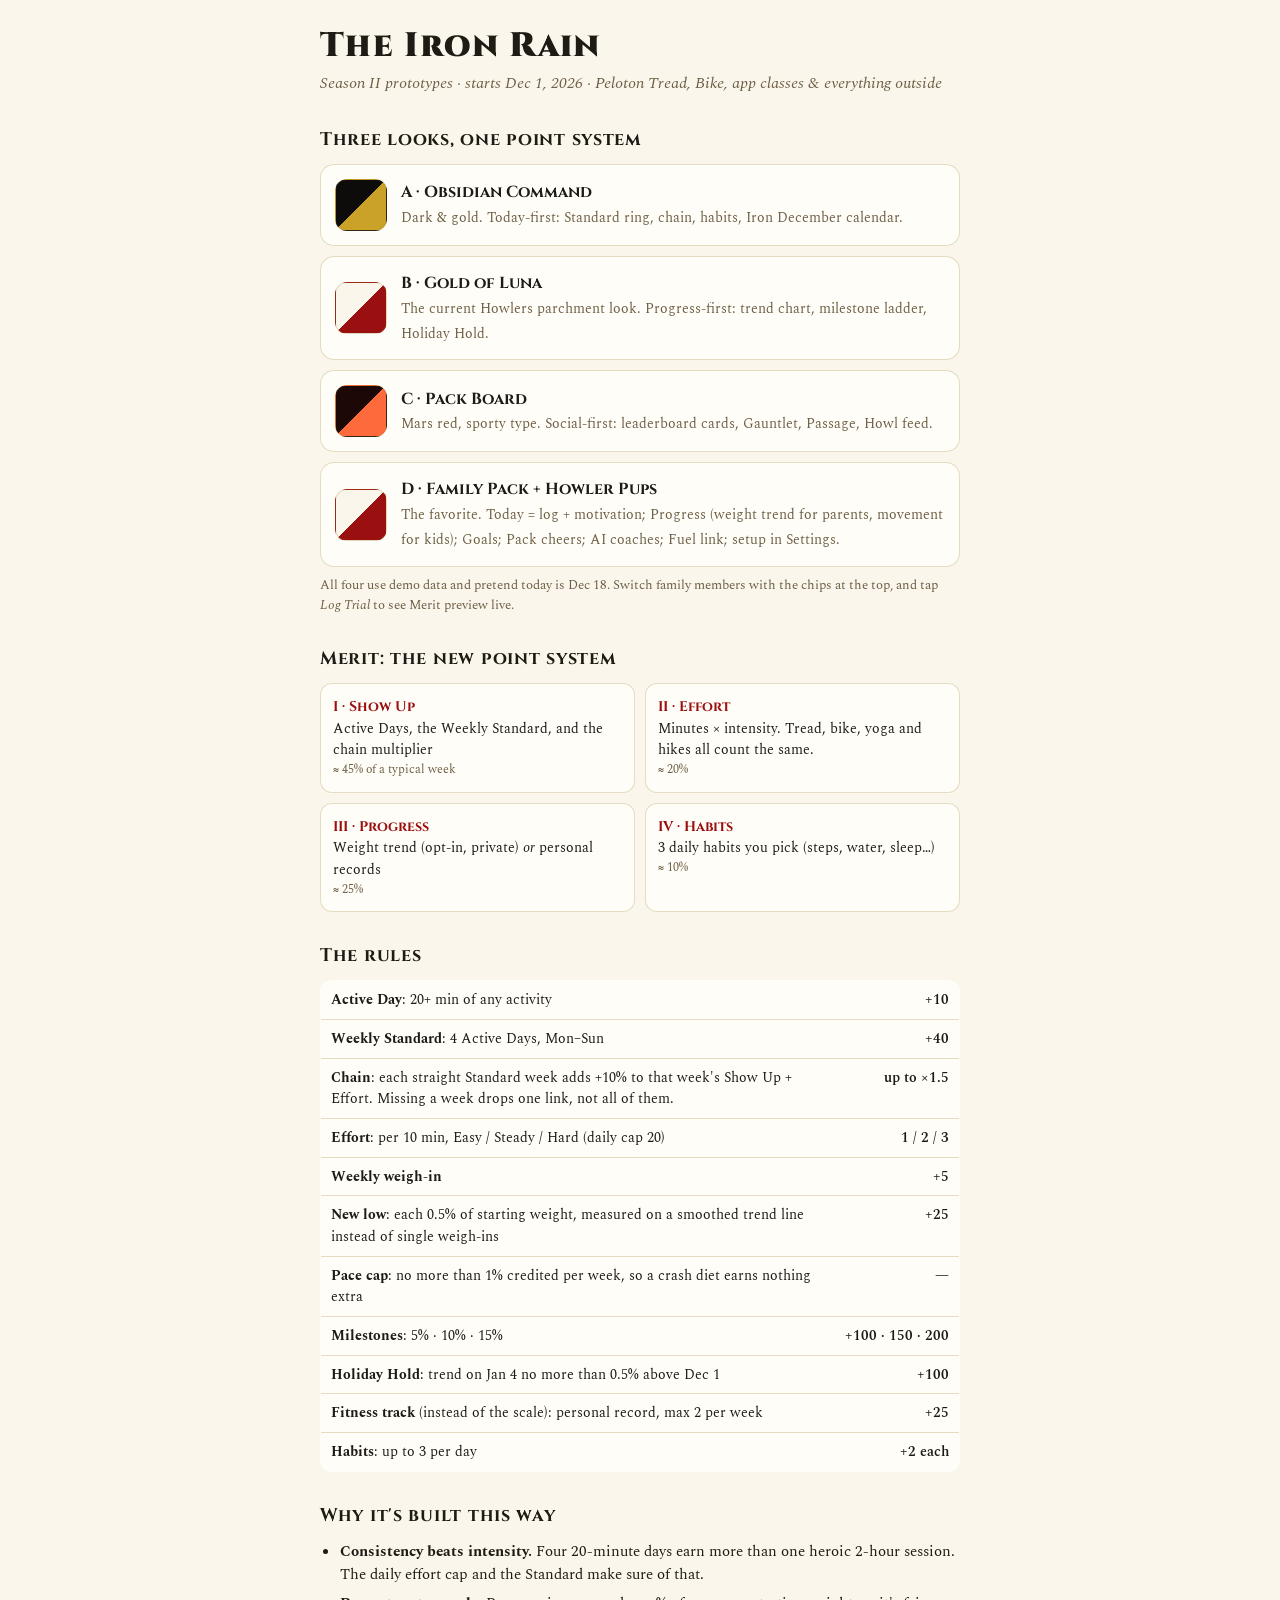
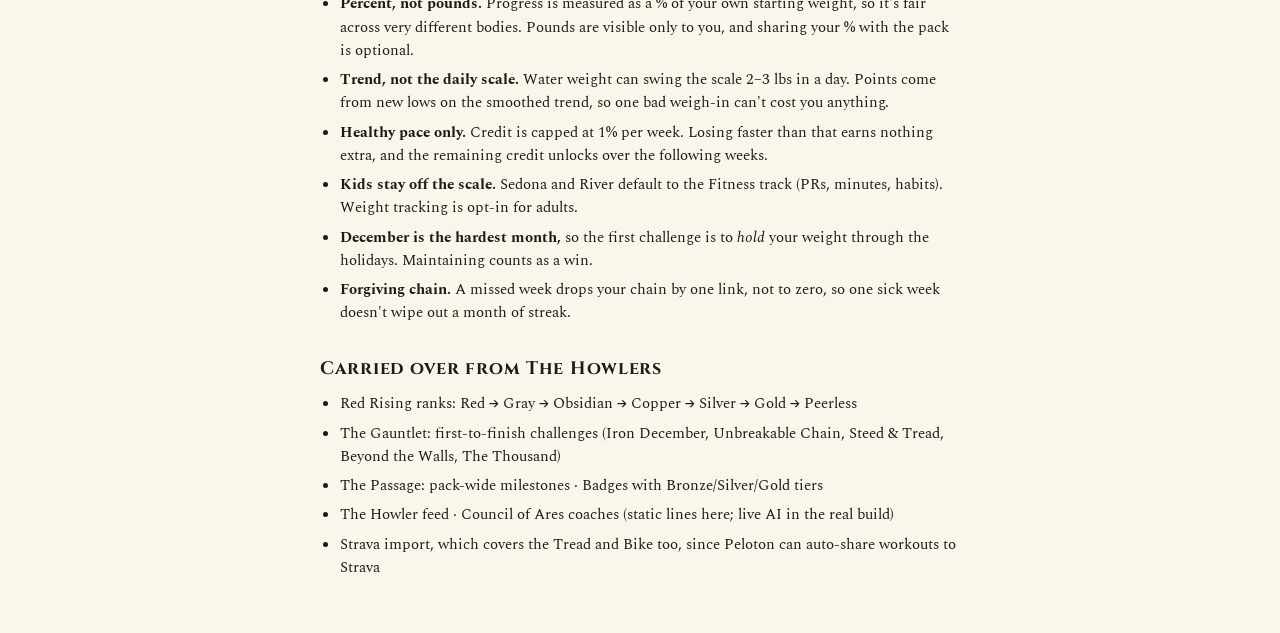
<file: prototypes/index.html>
<!DOCTYPE html>
<html lang="en">
<head>
<meta charset="utf-8">
<meta name="viewport" content="width=device-width, initial-scale=1, viewport-fit=cover">
<title>Iron Rain Prototypes</title>
<link rel="preconnect" href="https://fonts.googleapis.com">
<link rel="preconnect" href="https://fonts.gstatic.com" crossorigin>
<link href="https://fonts.googleapis.com/css2?family=Cinzel:wght@700;900&family=Spectral:ital,wght@0,400;0,600;1,400&display=swap" rel="stylesheet">
<style>
:root { --bg: #faf6ec; --panel: #fffdf7; --ink: #1e1a14; --muted: #6e5f46; --line: rgba(153,120,32,.25); --accent: #9a1010; --gold: #b08a1e; }
@media (prefers-color-scheme: dark) { :root { --bg: #0d0c0b; --panel: #171513; --ink: #f1e9d8; --muted: #9c8f78; --line: rgba(201,162,39,.2); --accent: #e0574e; --gold: #c9a227; } }
* { box-sizing: border-box; margin: 0; padding: 0; }
body { background: var(--bg); color: var(--ink); font-family: 'Spectral', Georgia, serif; line-height: 1.55; padding: env(safe-area-inset-top) 16px 48px; }
.wrap { max-width: 640px; margin: 0 auto; }
h1 { font-family: 'Cinzel', serif; font-weight: 900; font-size: 34px; letter-spacing: .04em; margin-top: 28px; line-height: 1.1; }
.lede { color: var(--muted); font-style: italic; margin-top: 6px; }
h2 { font-family: 'Cinzel', serif; font-size: 18px; margin: 30px 0 10px; letter-spacing: .04em; }
.protos { display: grid; gap: 10px; }
a.p { display: flex; gap: 14px; align-items: center; text-decoration: none; color: inherit; background: var(--panel); border: 1px solid var(--line); border-radius: 14px; padding: 14px; min-height: 76px; }
.sw { width: 52px; height: 52px; border-radius: 12px; flex: 0 0 auto; border: 1px solid var(--line); }
a.p b { font-family: 'Cinzel', serif; display: block; }
a.p span { font-size: 14px; color: var(--muted); }
.pillars { display: grid; grid-template-columns: 1fr 1fr; gap: 10px; }
.pl { background: var(--panel); border: 1px solid var(--line); border-radius: 12px; padding: 12px; font-size: 14px; }
.pl b { font-family: 'Cinzel', serif; display: block; color: var(--accent); }
.pl .w { font-size: 12px; color: var(--muted); }
table { width: 100%; border-collapse: collapse; font-size: 14px; background: var(--panel); border: 1px solid var(--line); border-radius: 12px; overflow: hidden; }
td { padding: 8px 10px; border-top: 1px solid var(--line); vertical-align: top; }
td:last-child { text-align: right; white-space: nowrap; font-weight: 600; }
tr:first-child td { border-top: 0; }
ul { padding-left: 20px; font-size: 15px; } li { margin: 6px 0; }
.note { font-size: 13px; color: var(--muted); margin-top: 8px; }
</style>
</head>
<body>
<div class="wrap">
  <h1>The Iron Rain</h1>
  <p class="lede">Season II prototypes · starts Dec 1, 2026 · Peloton Tread, Bike, app classes & everything outside</p>

  <h2>Three looks, one point system</h2>
  <div class="protos">
    <a class="p" href="a-obsidian.html"><div class="sw" style="background:linear-gradient(135deg,#0d0c0b 50%,#c9a227 50%)"></div><div><b>A · Obsidian Command</b><span>Dark &amp; gold. Today-first: Standard ring, chain, habits, Iron December calendar.</span></div></a>
    <a class="p" href="b-luna.html"><div class="sw" style="background:linear-gradient(135deg,#faf6ec 50%,#9a1010 50%)"></div><div><b>B · Gold of Luna</b><span>The current Howlers parchment look. Progress-first: trend chart, milestone ladder, Holiday Hold.</span></div></a>
    <a class="p" href="c-mars.html"><div class="sw" style="background:linear-gradient(135deg,#1c0907 50%,#ff6a3d 50%)"></div><div><b>C · Pack Board</b><span>Mars red, sporty type. Social-first: leaderboard cards, Gauntlet, Passage, Howl feed.</span></div></a>
    <a class="p" href="d-family.html"><div class="sw" style="background:linear-gradient(135deg,#faf6ec 50%,#9a1010 50%)"></div><div><b>D · Family Pack + Howler Pups</b><span>The favorite. Today = log + motivation; Progress (weight trend for parents, movement for kids); Goals; Pack cheers; AI coaches; Fuel link; setup in Settings.</span></div></a>
  </div>
  <p class="note">All four use demo data and pretend today is Dec 18. Switch family members with the chips at the top, and tap <i>Log Trial</i> to see Merit preview live.</p>

  <h2>Merit: the new point system</h2>
  <div class="pillars">
    <div class="pl"><b>I · Show Up</b>Active Days, the Weekly Standard, and the chain multiplier<div class="w">≈ 45% of a typical week</div></div>
    <div class="pl"><b>II · Effort</b>Minutes × intensity. Tread, bike, yoga and hikes all count the same.<div class="w">≈ 20%</div></div>
    <div class="pl"><b>III · Progress</b>Weight trend (opt-in, private) <i>or</i> personal records<div class="w">≈ 25%</div></div>
    <div class="pl"><b>IV · Habits</b>3 daily habits you pick (steps, water, sleep…)<div class="w">≈ 10%</div></div>
  </div>

  <h2>The rules</h2>
  <table>
    <tr><td><b>Active Day</b>: 20+ min of any activity</td><td>+10</td></tr>
    <tr><td><b>Weekly Standard</b>: 4 Active Days, Mon–Sun</td><td>+40</td></tr>
    <tr><td><b>Chain</b>: each straight Standard week adds +10% to that week's Show Up + Effort. Missing a week drops one link, not all of them.</td><td>up to ×1.5</td></tr>
    <tr><td><b>Effort</b>: per 10 min, Easy / Steady / Hard (daily cap 20)</td><td>1 / 2 / 3</td></tr>
    <tr><td><b>Weekly weigh-in</b></td><td>+5</td></tr>
    <tr><td><b>New low</b>: each 0.5% of starting weight, measured on a smoothed trend line instead of single weigh-ins</td><td>+25</td></tr>
    <tr><td><b>Pace cap</b>: no more than 1% credited per week, so a crash diet earns nothing extra</td><td>—</td></tr>
    <tr><td><b>Milestones</b>: 5% · 10% · 15%</td><td>+100 · 150 · 200</td></tr>
    <tr><td><b>Holiday Hold</b>: trend on Jan 4 no more than 0.5% above Dec 1</td><td>+100</td></tr>
    <tr><td><b>Fitness track</b> (instead of the scale): personal record, max 2 per week</td><td>+25</td></tr>
    <tr><td><b>Habits</b>: up to 3 per day</td><td>+2 each</td></tr>
  </table>

  <h2>Why it's built this way</h2>
  <ul>
    <li><b>Consistency beats intensity.</b> Four 20-minute days earn more than one heroic 2-hour session. The daily effort cap and the Standard make sure of that.</li>
    <li><b>Percent, not pounds.</b> Progress is measured as a % of your own starting weight, so it's fair across very different bodies. Pounds are visible only to you, and sharing your % with the pack is optional.</li>
    <li><b>Trend, not the daily scale.</b> Water weight can swing the scale 2–3 lbs in a day. Points come from new lows on the smoothed trend, so one bad weigh-in can't cost you anything.</li>
    <li><b>Healthy pace only.</b> Credit is capped at 1% per week. Losing faster than that earns nothing extra, and the remaining credit unlocks over the following weeks.</li>
    <li><b>Kids stay off the scale.</b> Sedona and River default to the Fitness track (PRs, minutes, habits). Weight tracking is opt-in for adults.</li>
    <li><b>December is the hardest month,</b> so the first challenge is to <i>hold</i> your weight through the holidays. Maintaining counts as a win.</li>
    <li><b>Forgiving chain.</b> A missed week drops your chain by one link, not to zero, so one sick week doesn't wipe out a month of streak.</li>
  </ul>

  <h2>Carried over from The Howlers</h2>
  <ul>
    <li>Red Rising ranks: Red → Gray → Obsidian → Copper → Silver → Gold → Peerless</li>
    <li>The Gauntlet: first-to-finish challenges (Iron December, Unbreakable Chain, Steed &amp; Tread, Beyond the Walls, The Thousand)</li>
    <li>The Passage: pack-wide milestones · Badges with Bronze/Silver/Gold tiers</li>
    <li>The Howler feed · Council of Ares coaches (static lines here; live AI in the real build)</li>
    <li>Strava import, which covers the Tread and Bike too, since Peloton can auto-share workouts to Strava</li>
  </ul>
</div>
</body>
</html>
</file>
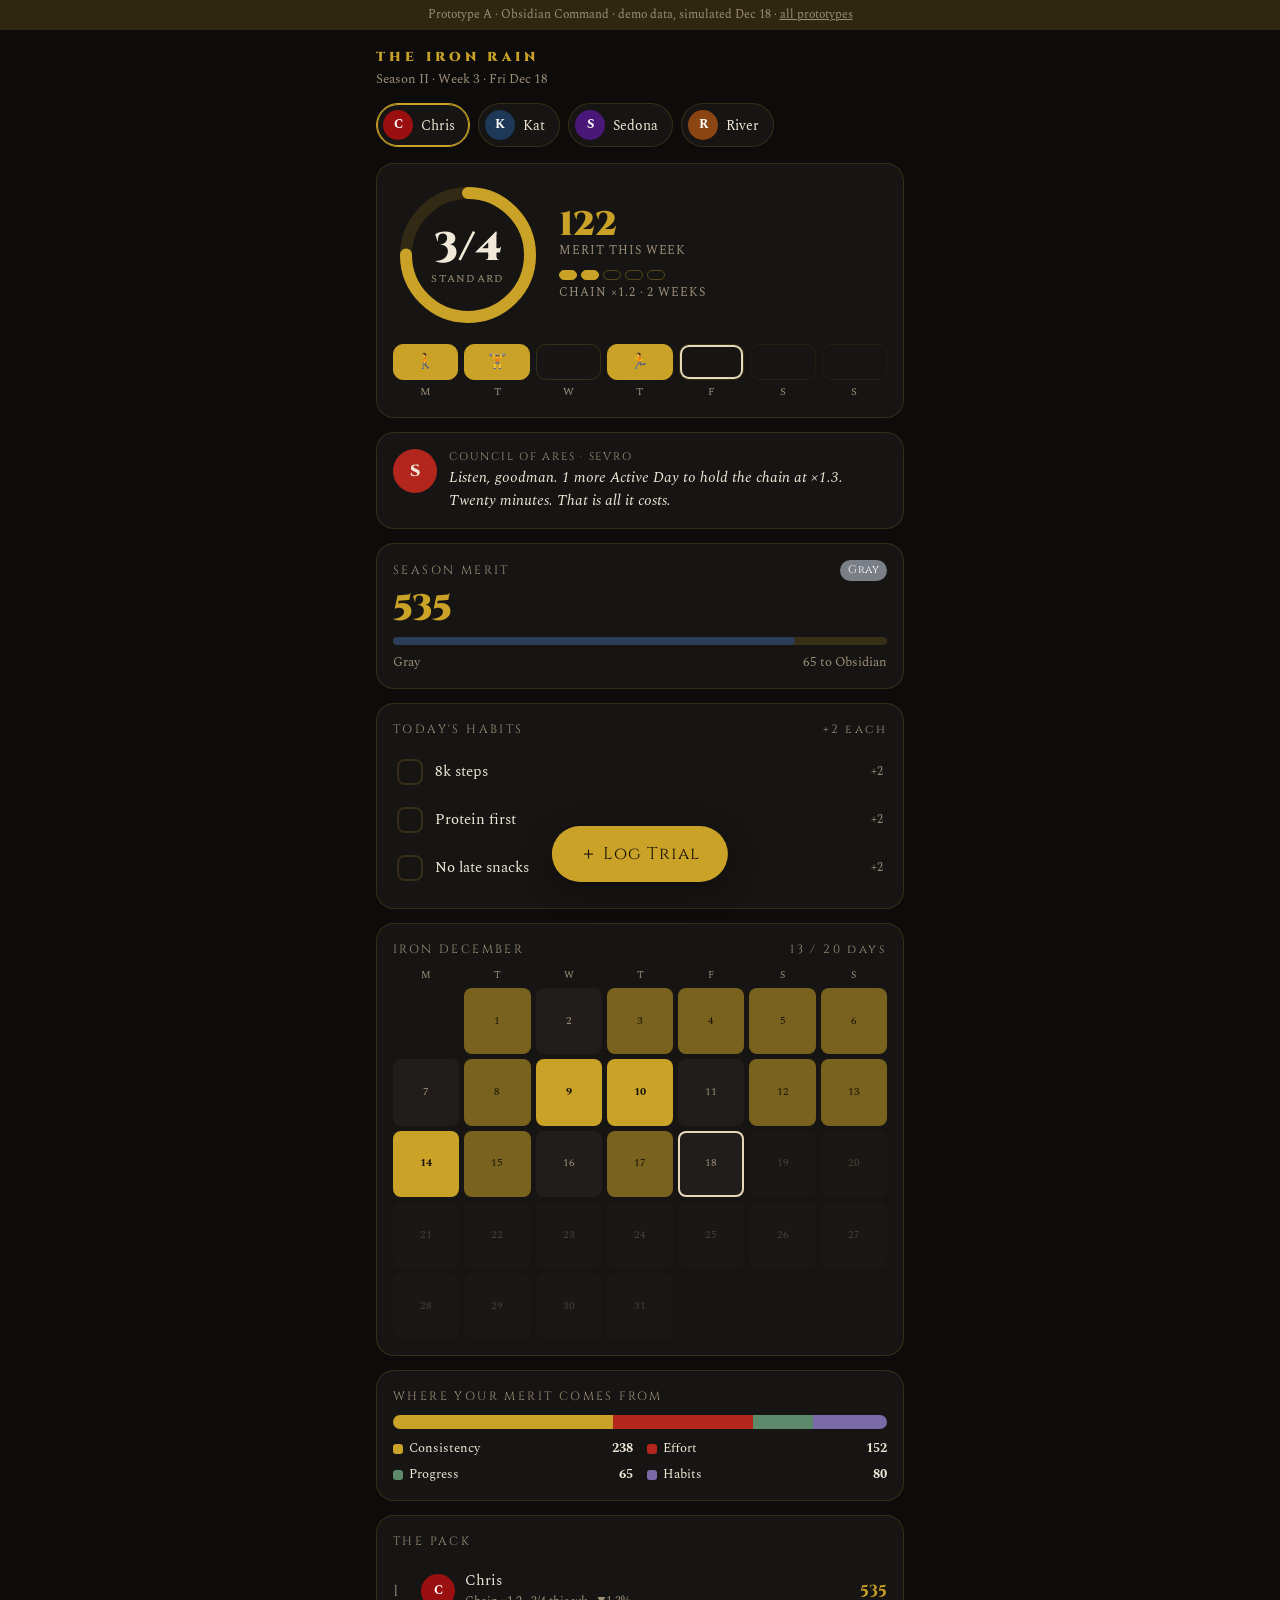
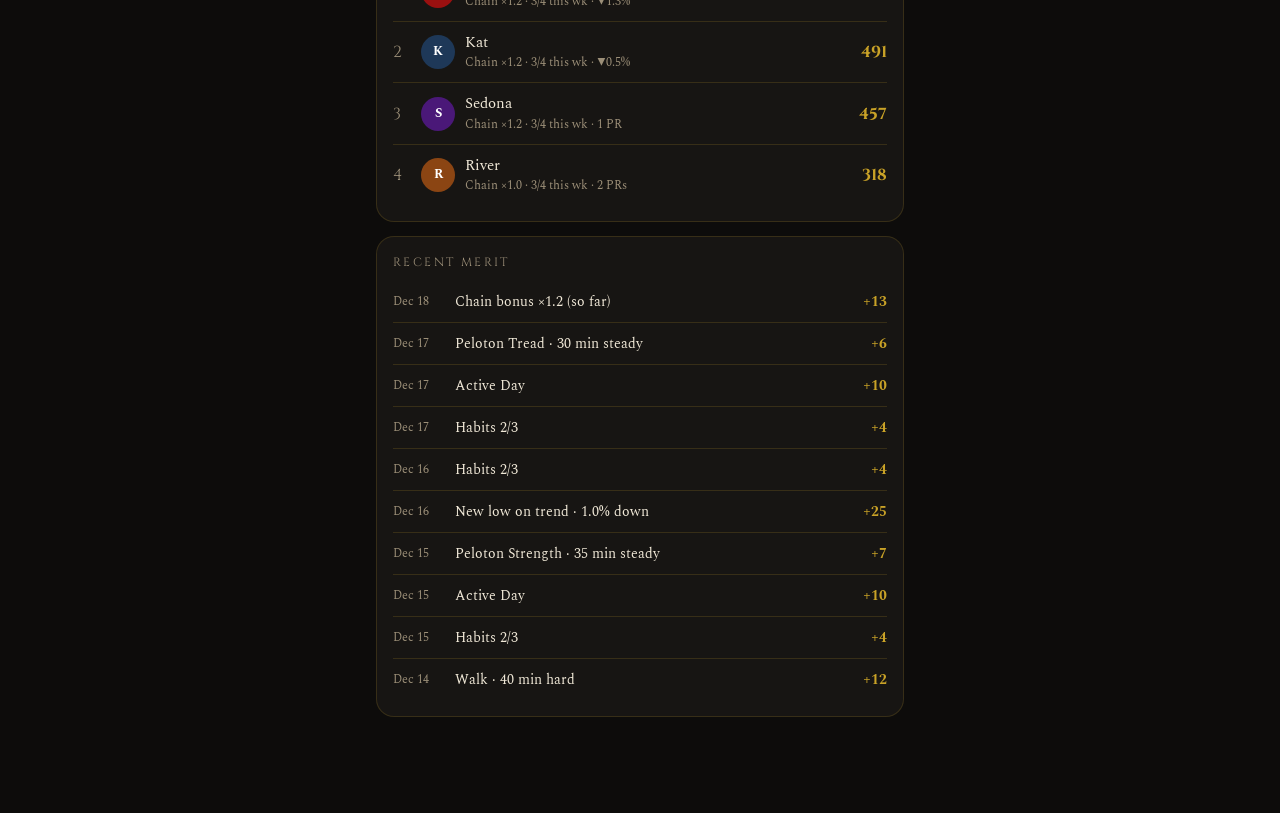
<file: prototypes/a-obsidian.html>
<!DOCTYPE html>
<html lang="en">
<head>
<meta charset="utf-8">
<meta name="viewport" content="width=device-width, initial-scale=1, viewport-fit=cover">
<meta name="theme-color" content="#0d0c0b">
<title>Iron Rain · Obsidian Command</title>
<link rel="preconnect" href="https://fonts.googleapis.com">
<link rel="preconnect" href="https://fonts.gstatic.com" crossorigin>
<link href="https://fonts.googleapis.com/css2?family=Cinzel:wght@500;700;900&family=Spectral:ital,wght@0,400;0,600;1,400&display=swap" rel="stylesheet">
<style>
:root {
  --bg: #0d0c0b; --panel: #171513; --panel2: #201d1a; --ink: #f1e9d8; --ink2: #e6d9b8; --muted: #9c8f78;
  --line: rgba(201,162,39,.18); --accent: #c9a227; --accent-soft: rgba(201,162,39,.16); --on-accent: #17130a;
  --crimson: #b3261e; --fh: 'Cinzel', Georgia, serif; --fb: 'Spectral', Georgia, serif;
}
* { box-sizing: border-box; margin: 0; padding: 0; -webkit-tap-highlight-color: transparent; }
html { -webkit-text-size-adjust: 100%; }
body { background: var(--bg); color: var(--ink); font-family: var(--fb); font-size: 16px; line-height: 1.5; min-height: 100vh;
  padding: env(safe-area-inset-top) env(safe-area-inset-right) calc(96px + env(safe-area-inset-bottom)) env(safe-area-inset-left); }
button { font: inherit; color: inherit; cursor: pointer; border: 0; background: none; }
.wrap { max-width: 560px; margin: 0 auto; padding: 0 16px; }
.proto-bar { font-family: var(--fb); font-size: 12px; text-align: center; padding: 6px 16px; background: var(--line); color: var(--muted); }
.proto-bar a { color: inherit; }

/* member switcher */
.members { display: flex; gap: 8px; overflow-x: auto; padding: 4px 0 2px; scrollbar-width: none; }
.members::-webkit-scrollbar { display: none; }
.mchip { flex: 0 0 auto; min-height: 44px; padding: 0 14px 0 6px; border-radius: 999px; display: flex; align-items: center; gap: 8px;
  border: 1px solid var(--line); background: var(--panel); font-size: 14px; }
.mchip .dot { width: 30px; height: 30px; border-radius: 50%; display: grid; place-items: center; color: #fff; font-weight: 700; font-size: 13px; }
.mchip.on { border-color: var(--accent); box-shadow: 0 0 0 1px var(--accent) inset; }

/* FAB */
.fab { position: fixed; left: 50%; transform: translateX(-50%); bottom: calc(18px + env(safe-area-inset-bottom)); z-index: 40;
  min-height: 56px; padding: 0 28px; border-radius: 999px; background: var(--accent); color: var(--on-accent);
  font-family: var(--fh); font-size: 17px; letter-spacing: .06em; box-shadow: 0 8px 28px rgba(0,0,0,.35); display: flex; align-items: center; gap: 10px; }

/* modal */
.modal-back { position: fixed; inset: 0; background: rgba(0,0,0,.55); z-index: 100; display: flex; align-items: flex-end; justify-content: center; animation: fade .15s; }
.modal { width: 100%; max-width: 560px; max-height: 92vh; overflow-y: auto; background: var(--panel); color: var(--ink);
  border-radius: 20px 20px 0 0; padding: 16px 16px calc(20px + env(safe-area-inset-bottom)); animation: up .22s ease-out; }
@keyframes up { from { transform: translateY(40px); opacity: .4 } }
@keyframes fade { from { opacity: 0 } }
.modal-head { display: flex; align-items: center; justify-content: space-between; margin-bottom: 8px; }
.modal-title { font-family: var(--fh); font-size: 19px; }
.modal-x { width: 44px; height: 44px; font-size: 28px; color: var(--muted); }
.fld { display: block; font-size: 12px; letter-spacing: .1em; text-transform: uppercase; color: var(--muted); margin: 14px 0 8px; }
.fld small { text-transform: none; letter-spacing: 0; opacity: .8; }
.min-val { color: var(--ink); font-weight: 600; letter-spacing: 0; text-transform: none; font-size: 14px; margin-left: 6px; }
.act-grid { display: grid; grid-template-columns: repeat(3, 1fr); gap: 8px; }
.act-group { grid-column: 1 / -1; font-size: 11px; color: var(--muted); letter-spacing: .12em; text-transform: uppercase; margin-top: 4px; }
.act-btn { min-height: 52px; border-radius: 12px; border: 1px solid var(--line); background: var(--panel2); display: flex; align-items: center; gap: 6px; justify-content: center; font-size: 14px; }
.act-btn.on, .int-btn.on { border-color: var(--accent); background: var(--accent-soft); }
.act-ico { font-size: 18px; }
.min-range { width: 100%; height: 44px; accent-color: var(--accent); }
.int-row { display: grid; grid-template-columns: repeat(3, 1fr); gap: 8px; }
.int-btn { min-height: 52px; border-radius: 12px; border: 1px solid var(--line); background: var(--panel2); display: flex; flex-direction: column; align-items: center; justify-content: center; font-size: 15px; }
.int-btn small { font-size: 11px; color: var(--muted); }
.lbs-input { width: 100%; min-height: 48px; border-radius: 12px; border: 1px solid var(--line); background: var(--panel2); color: var(--ink); padding: 0 14px; font-size: 17px; }
.log-preview { margin: 18px 0 12px; text-align: center; font-size: 15px; color: var(--muted); }
.log-preview b { font-family: var(--fh); font-size: 34px; color: var(--accent); margin-right: 4px; }
.log-preview-sub { font-size: 12px; }
.btn-primary { width: 100%; min-height: 54px; border-radius: 14px; background: var(--accent); color: var(--on-accent); font-family: var(--fh); font-size: 18px; letter-spacing: .06em; }

/* toast */
.toast { position: fixed; left: 50%; top: calc(14px + env(safe-area-inset-top)); transform: translate(-50%, -140%); z-index: 200; background: var(--ink); color: var(--bg);
  padding: 12px 18px; border-radius: 12px; font-size: 14px; max-width: calc(100% - 32px); transition: transform .25s; box-shadow: 0 6px 24px rgba(0,0,0,.3); }
.toast.show { transform: translate(-50%, 0); }

/* shared bits */
.bar { height: 8px; border-radius: 99px; background: var(--line); overflow: hidden; }
.bar > i { display: block; height: 100%; border-radius: 99px; background: var(--accent); }
.habit { width: 100%; min-height: 48px; display: flex; align-items: center; gap: 12px; padding: 0 4px; text-align: left; font-size: 15px; }
.habit .box { width: 26px; height: 26px; border-radius: 8px; border: 2px solid var(--line); display: grid; place-items: center; font-size: 15px; flex: 0 0 auto; }
.habit.on .box { background: var(--accent); border-color: var(--accent); color: var(--on-accent); }
.habit .pts { margin-left: auto; font-size: 12px; color: var(--muted); }
.ledger-row { display: flex; gap: 10px; padding: 10px 0; border-top: 1px solid var(--line); font-size: 14px; }
.ledger-row:first-child { border-top: 0; }
.ledger-row .ld { width: 52px; color: var(--muted); font-size: 12px; flex: 0 0 auto; padding-top: 2px; }
.ledger-row .ll { flex: 1; }
.ledger-row .lp { font-weight: 700; color: var(--accent); }
.tag { display: inline-block; font-size: 11px; padding: 2px 8px; border-radius: 99px; background: var(--accent-soft); color: var(--ink2); letter-spacing: .04em; }

header { padding: 18px 0 10px; }
.brand { font-family: var(--fh); font-weight: 900; font-size: 13px; letter-spacing: .32em; color: var(--accent); }
.season { font-size: 13px; color: var(--muted); margin-top: 2px; }
.card { background: var(--panel); border: 1px solid var(--line); border-radius: 18px; padding: 16px; margin-top: 14px; }
.card-t { font-family: var(--fh); font-size: 12px; letter-spacing: .2em; color: var(--muted); margin-bottom: 10px; display: flex; justify-content: space-between; align-items: center; }
.hero { display: grid; grid-template-columns: 150px 1fr; gap: 16px; align-items: center; }
.ring-num { font-family: var(--fh); font-weight: 900; font-size: 40px; fill: var(--ink); }
.ring-sub { font-size: 11px; fill: var(--muted); letter-spacing: .12em; }
.hero-stats .big { font-family: var(--fh); font-weight: 900; font-size: 34px; color: var(--accent); line-height: 1; }
.hero-stats .lbl { font-size: 12px; color: var(--muted); letter-spacing: .08em; text-transform: uppercase; margin-bottom: 10px; }
.chain { display: flex; gap: 4px; margin: 4px 0 2px; }
.chain i { width: 18px; height: 10px; border-radius: 6px; border: 1.5px solid var(--accent); opacity: .35; }
.chain i.on { background: var(--accent); opacity: 1; }
.week-dots { display: grid; grid-template-columns: repeat(7, 1fr); gap: 6px; margin-top: 14px; }
.wd { text-align: center; font-size: 11px; color: var(--muted); }
.wd .c { height: 36px; border-radius: 10px; border: 1px solid var(--line); margin-bottom: 4px; display: grid; place-items: center; font-size: 15px; }
.wd .c.act { background: var(--accent); border-color: var(--accent); color: var(--on-accent); }
.wd .c.part { background: var(--accent-soft); }
.wd .c.today { box-shadow: 0 0 0 2px var(--ink2) inset; }
.coach { display: flex; gap: 12px; align-items: flex-start; }
.coach .av { width: 44px; height: 44px; border-radius: 50%; background: var(--crimson); display: grid; place-items: center; font-family: var(--fh); font-weight: 900; flex: 0 0 auto; }
.coach p { font-style: italic; font-size: 15px; }
.coach small { display: block; font-family: var(--fh); font-size: 11px; letter-spacing: .16em; color: var(--muted); margin-bottom: 2px; font-style: normal; }
.rankrow { display: flex; justify-content: space-between; font-size: 13px; color: var(--muted); margin-top: 8px; }
.cal { display: grid; grid-template-columns: repeat(7, 1fr); gap: 5px; }
.cal .h { font-size: 10px; text-align: center; color: var(--muted); }
.cal .d { aspect-ratio: 1; border-radius: 8px; font-size: 11px; display: grid; place-items: center; color: var(--muted); background: var(--panel2); }
.cal .d.l1 { background: rgba(201,162,39,.28); color: var(--ink); }
.cal .d.l2 { background: rgba(201,162,39,.55); color: var(--on-accent); }
.cal .d.l3 { background: var(--accent); color: var(--on-accent); font-weight: 700; }
.cal .d.fut { opacity: .35; }
.cal .d.today { box-shadow: 0 0 0 2px var(--ink2) inset; }
.stack { display: flex; height: 14px; border-radius: 99px; overflow: hidden; margin: 6px 0 10px; }
.legend { display: grid; grid-template-columns: 1fr 1fr; gap: 6px 14px; font-size: 13px; }
.legend span { display: flex; align-items: center; gap: 6px; }
.legend i { width: 10px; height: 10px; border-radius: 3px; }
.legend b { margin-left: auto; }
.lb-row { display: flex; align-items: center; gap: 10px; padding: 10px 0; border-top: 1px solid var(--line); }
.lb-row:first-child { border-top: 0; }
.lb-pos { width: 18px; font-family: var(--fh); color: var(--muted); }
.lb-av { width: 34px; height: 34px; border-radius: 50%; display: grid; place-items: center; color: #fff; font-weight: 700; font-size: 13px; }
.lb-name { flex: 1; font-size: 15px; }
.lb-name small { display: block; font-size: 12px; color: var(--muted); }
.lb-pts { font-family: var(--fh); font-weight: 700; color: var(--accent); }
</style>
</head>
<body>
<div class="proto-bar">Prototype A · Obsidian Command · demo data, simulated Dec 18 · <a href="index.html">all prototypes</a></div>
<div class="wrap">
  <header><div class="brand">THE IRON RAIN</div><div class="season" id="season"></div></header>
  <div class="members" id="members"></div>
  <div id="main"></div>
</div>
<button class="fab" id="fab" type="button">＋ Log Trial</button>
<script>
/* ============================================================
   THE IRON RAIN — shared prototype engine (Merit scoring + demo data)
   Prototype only: in-memory state, simulated "today" mid-season.
   ============================================================ */

// ---------- DOM helpers (no innerHTML with data, no inline handlers) ----------
function h(tag, attrs) {
  const el = document.createElement(tag);
  if (attrs) for (const k in attrs) {
    const v = attrs[k];
    if (v == null || v === false) continue;
    if (k === 'class') el.className = v;
    else if (k === 'style') el.style.cssText = v;
    else if (k.slice(0, 2) === 'on') el.addEventListener(k.slice(2), v);
    else el.setAttribute(k, v === true ? '' : v);
  }
  for (let i = 2; i < arguments.length; i++) appendKids(el, arguments[i]);
  return el;
}
function appendKids(el, c) {
  if (c == null || c === false) return;
  if (Array.isArray(c)) { c.forEach(x => appendKids(el, x)); return; }
  el.appendChild(typeof c === 'object' ? c : document.createTextNode(String(c)));
}
const SVGNS = 'http://www.w3.org/2000/svg';
function s(tag, attrs) {
  const el = document.createElementNS(SVGNS, tag);
  if (attrs) for (const k in attrs) if (attrs[k] != null) el.setAttribute(k, attrs[k]);
  for (let i = 2; i < arguments.length; i++) appendKids(el, arguments[i]);
  return el;
}
function clear(el) { while (el.firstChild) el.removeChild(el.firstChild); return el; }

// ---------- Date helpers (YYYY-MM-DD strings, UTC math = no drift) ----------
function toD(k) { const p = k.split('-'); return new Date(Date.UTC(+p[0], +p[1] - 1, +p[2])); }
function toK(d) { return d.toISOString().slice(0, 10); }
function addDays(k, n) { const d = toD(k); d.setUTCDate(d.getUTCDate() + n); return toK(d); }
function dow(k) { return (toD(k).getUTCDay() + 6) % 7; } // 0 = Monday
function weekKey(k) { return addDays(k, -dow(k)); }
function daysBetween(a, b) { return Math.round((toD(b) - toD(a)) / 86400000); }
function range(a, b) { const out = []; for (let k = a; k <= b; k = addDays(k, 1)) out.push(k); return out; }
const MONTHS = ['Jan','Feb','Mar','Apr','May','Jun','Jul','Aug','Sep','Oct','Nov','Dec'];
const DOWS = ['Mon','Tue','Wed','Thu','Fri','Sat','Sun'];
function fmtShort(k) { const d = toD(k); return MONTHS[d.getUTCMonth()] + ' ' + d.getUTCDate(); }
function fmtDow(k) { return DOWS[dow(k)] + ' ' + fmtShort(k); }

// ---------- Season config ----------
const SEASON = { name: 'Season II', start: '2026-12-01', end: '2027-03-21', today: '2026-12-18' };
const HOLIDAY_HOLD = { start: '2026-12-01', end: '2027-01-04', tolerancePct: 0.5, reward: 100 };

const RULES = {
  activeDayMin: 20,   // minutes for a day to count as an Active Day
  activeDay: 10,      // Merit per Active Day
  standardDays: 4,    // Active Days per week to meet the Weekly Standard
  standard: 40,       // Merit for meeting the Standard
  chainStep: 0.10,    // +10% multiplier per consecutive Standard week
  chainMax: 5,        // up to ×1.5
  effortCap: 20,      // daily cap on effort Merit
  weighIn: 5,         // Merit for weighing in (once per week)
  stepPct: 0.5,       // progress credited in 0.5% steps of starting weight
  stepPts: 25,        // Merit per 0.5% step
  weeklyPctCap: 1.0,  // max % credited per week (rewards healthy pace)
  milestones: [[5, 100, 'Five Down'], [10, 150, 'Double Digits'], [15, 200, 'Reforged']],
  habit: 2,           // Merit per daily habit
  habitsMax: 3,
  pr: 25,             // Fitness track: Merit per personal record
  prWeeklyMax: 2,
};
const INTENSITY = { easy: { label: 'Easy', rate: 1 }, steady: { label: 'Steady', rate: 2 }, hard: { label: 'Hard', rate: 3 } };

const ACTIVITIES = [
  { id: 'tread', name: 'Tread', full: 'Peloton Tread', icon: '🏃', group: 'Peloton' },
  { id: 'bike', name: 'Bike', full: 'Peloton Bike', icon: '🚴', group: 'Peloton' },
  { id: 'strength', name: 'Strength', full: 'Peloton Strength', icon: '🏋️', group: 'Peloton' },
  { id: 'yoga', name: 'Yoga', full: 'Yoga / Stretch', icon: '🧘', group: 'Peloton' },
  { id: 'bootcamp', name: 'Bootcamp', full: 'Peloton Bootcamp', icon: '🔥', group: 'Peloton' },
  { id: 'run', name: 'Run', full: 'Outdoor Run', icon: '👟', group: 'Outside' },
  { id: 'walk', name: 'Walk', full: 'Walk', icon: '🚶', group: 'Outside' },
  { id: 'hike', name: 'Hike', full: 'Hike', icon: '⛰️', group: 'Outside' },
  { id: 'ride', name: 'Ride', full: 'Outdoor Ride', icon: '🚵', group: 'Outside' },
  { id: 'swim', name: 'Swim', full: 'Swim', icon: '🏊', group: 'Outside' },
  { id: 'sport', name: 'Sport', full: 'Sport / Pickleball', icon: '🏓', group: 'Outside' },
];
const ACT = {}; ACTIVITIES.forEach(a => ACT[a.id] = a);

const RANKS = [
  { name: 'Red', min: 0, color: '#b3261e' },
  { name: 'Gray', min: 250, color: '#7a7f87' },
  { name: 'Obsidian', min: 600, color: '#2c3e57' },
  { name: 'Copper', min: 1000, color: '#a0572a' },
  { name: 'Silver', min: 1500, color: '#a8b0bb' },
  { name: 'Gold', min: 2100, color: '#c9a227' },
  { name: 'Peerless', min: 2800, color: '#e8c547' },
];
function rankFor(m) { let r = RANKS[0], next = null; for (let i = 0; i < RANKS.length; i++) { if (m >= RANKS[i].min) { r = RANKS[i]; next = RANKS[i + 1] || null; } } return { rank: r, next }; }

// ---------- Members (demo) ----------
const MEMBERS = [
  { id: 'chris', name: 'Chris', title: 'Primus', house: '#9a1010', track: 'weight', share: true, goalPct: 10,
    habits: ['8k steps', 'Protein first', 'No late snacks'], coach: 'Sevro' },
  { id: 'kat', name: 'Kat', title: 'Obsidian', house: '#1e3858', track: 'weight', share: true, goalPct: 8,
    habits: ['Water 80oz', '8k steps', 'Sleep 7h'], coach: 'Mustang' },
  { id: 'sedona', name: 'Sedona', title: 'Violet', house: '#4a1878', track: 'fitness', share: false,
    habits: ['Stretch', 'Water', 'Screens off 9pm'], coach: 'Mustang' },
  { id: 'river', name: 'River', title: 'Copper', house: '#8b4513', track: 'fitness', share: false,
    habits: ['Outside 30m', 'Water', 'Veggies'], coach: 'Ragnar' },
];
const MEM = {}; MEMBERS.forEach(m => MEM[m.id] = m);

// ---------- State ----------
const S = { workouts: [], weighins: [], habits: {}, prs: [], howls: [], me: 'chris' };
let _id = 1; function nid() { return 'x' + (_id++); }

function mulberry32(a) { return function () { a |= 0; a = a + 0x6D2B79F5 | 0; let t = Math.imul(a ^ a >>> 15, 1 | a); t = t + Math.imul(t ^ t >>> 7, 61 | t) ^ t; return ((t ^ t >>> 14) >>> 0) / 4294967296; }; }

function seedDemo() {
  const P = {
    chris:  { seed: 11, active: 0.78, min: [30, 60], hard: 0.35, acts: ['tread', 'bike', 'strength', 'walk', 'tread', 'bike'], start: 214.0, rate: 0.21, weigh: 0.85, hab: 0.7 },
    kat:    { seed: 23, active: 0.66, min: [25, 50], hard: 0.25, acts: ['bike', 'yoga', 'strength', 'walk', 'hike', 'bike'], start: 158.0, rate: 0.07, weigh: 0.45, hab: 0.8 },
    sedona: { seed: 37, active: 0.55, min: [20, 45], hard: 0.2, acts: ['yoga', 'bike', 'walk', 'sport', 'tread'], pr: 0.06, hab: 0.6 },
    river:  { seed: 41, active: 0.6, min: [20, 50], hard: 0.4, acts: ['ride', 'run', 'sport', 'bike', 'hike'], pr: 0.08, hab: 0.5 },
  };
  const days = range(SEASON.start, addDays(SEASON.today, -1));
  MEMBERS.forEach(m => {
    const p = P[m.id], r = mulberry32(p.seed);
    S.habits[m.id] = {};
    days.forEach((d, i) => {
      const weekend = dow(d) >= 5;
      if (r() < p.active + (weekend ? 0.08 : 0)) {
        const n = r() < 0.15 ? 2 : 1;
        for (let j = 0; j < n; j++) {
          const act = p.acts[Math.floor(r() * p.acts.length)];
          const min = Math.round((p.min[0] + r() * (p.min[1] - p.min[0])) / 5) * 5;
          const intensity = r() < p.hard ? 'hard' : (r() < 0.6 ? 'steady' : 'easy');
          S.workouts.push({ id: nid(), member: m.id, date: d, act, min, intensity });
        }
      }
      S.habits[m.id][d] = m.habits.map(() => r() < p.hab);
      if (p.start && r() < p.weigh) {
        const lbs = p.start - p.rate * i + (r() - 0.5) * 1.6;
        S.weighins.push({ id: nid(), member: m.id, date: d, lbs: Math.round(lbs * 10) / 10 });
      }
      if (p.pr && r() < p.pr) {
        const labels = { sedona: ['Bike 20-min output PR', 'Longest yoga hold', 'Tread 1-mile PR'], river: ['Fastest mile', 'Longest ride', 'Bike output PR'] }[m.id];
        S.prs.push({ id: nid(), member: m.id, date: d, label: labels[Math.floor(r() * labels.length)] });
      }
    });
    // make sure the start weigh-in exists on day one
    if (p.start && !S.weighins.some(w => w.member === m.id && w.date === SEASON.start))
      S.weighins.push({ id: nid(), member: m.id, date: SEASON.start, lbs: p.start });
  });
  S.howls = [
    { member: 'river', date: '2026-12-17', text: 'Hiked Pinnacle Peak before school. Who else is up before the sun?' },
    { member: 'kat', date: '2026-12-17', text: 'Chain at ×1.2. Do not touch my chain.' },
    { member: 'chris', date: '2026-12-16', text: 'Tread hill climb nearly broke me. Worth it.' },
    { member: 'sedona', date: '2026-12-15', text: 'New bike PR 🚴 — somebody tell River.' },
  ];
}

// ---------- Scoring ----------
function score(mid) {
  const m = MEM[mid], today = SEASON.today;
  const ledger = [];
  const add = (date, cat, label, pts) => { if (pts) ledger.push({ date, cat, label, pts }); };

  // Day info
  const day = {};
  S.workouts.filter(w => w.member === mid && w.date >= SEASON.start && w.date <= today)
    .sort((a, b) => a.date < b.date ? -1 : 1)
    .forEach(w => {
      const d = day[w.date] || (day[w.date] = { min: 0, effort: 0, list: [] });
      d.min += w.min; d.list.push(w);
      const raw = Math.round(w.min / 10 * INTENSITY[w.intensity].rate);
      const pts = Math.max(0, Math.min(raw, RULES.effortCap - d.effort));
      d.effort += pts;
      add(w.date, 'effort', ACT[w.act].full + ' · ' + w.min + ' min ' + INTENSITY[w.intensity].label.toLowerCase(), pts);
    });

  // Weeks, consistency, chain
  const weeks = [];
  let chain = 0;
  for (let wk = weekKey(SEASON.start); wk <= today; wk = addDays(wk, 7)) {
    const wEnd = addDays(wk, 6), complete = wEnd < today;
    const ds = range(wk, wEnd).filter(d => d >= SEASON.start && d <= today);
    let active = 0, stdDate = null, base = 0;
    ds.forEach(d => {
      const di = day[d];
      if (di && di.min >= RULES.activeDayMin) {
        active++; add(d, 'consistency', 'Active Day', RULES.activeDay); base += RULES.activeDay;
        if (active === RULES.standardDays) { stdDate = d; add(d, 'consistency', 'Weekly Standard met', RULES.standard); base += RULES.standard; }
      }
      if (di) base += di.effort;
      const hb = (S.habits[mid] || {})[d];
      if (hb) { const n = Math.min(hb.filter(Boolean).length, RULES.habitsMax); add(d, 'habits', 'Habits ' + n + '/' + m.habits.length, n * RULES.habit); }
    });
    const mult = 1 + RULES.chainStep * chain;
    const bonus = Math.round(base * (mult - 1));
    add(complete ? wEnd : today, 'consistency', 'Chain bonus ×' + mult.toFixed(1) + (complete ? '' : ' (so far)'), bonus);
    weeks.push({ key: wk, end: wEnd, complete, active, standard: !!stdDate, chainIn: chain, mult, days: ds });
    if (complete) chain = stdDate ? Math.min(chain + 1, RULES.chainMax) : Math.max(chain - 1, 0);
  }
  const curWeek = weeks[weeks.length - 1];
  const chainNow = curWeek.chainIn + (curWeek.standard ? 1 : 0) > RULES.chainMax ? RULES.chainMax : curWeek.chainIn;

  // Progress — weight track
  let weight = null;
  if (m.track === 'weight') {
    const ws = S.weighins.filter(w => w.member === mid && w.date >= SEASON.start && w.date <= today).sort((a, b) => a.date < b.date ? -1 : 1);
    if (ws.length) {
      const start = ws[0].lbs; let trend = start, low = start, credited = 0, wkSeen = {}, wkStartCredit = {};
      const series = [];
      ws.forEach(w => {
        trend = trend + 0.3 * (w.lbs - trend);
        low = Math.min(low, trend);
        series.push({ date: w.date, lbs: w.lbs, trend });
        const wk = weekKey(w.date);
        if (!wkSeen[wk]) { wkSeen[wk] = 1; wkStartCredit[wk] = credited; add(w.date, 'progress', 'Weekly weigh-in', RULES.weighIn); }
        const actual = (start - low) / start * 100;
        const allowed = wkStartCredit[wk] + RULES.weeklyPctCap;
        const target = Math.floor(Math.min(actual, allowed) / RULES.stepPct) * RULES.stepPct;
        if (target > credited) {
          const steps = Math.round((target - credited) / RULES.stepPct);
          add(w.date, 'progress', 'New low on trend · ' + target.toFixed(1) + '% down', steps * RULES.stepPts);
          RULES.milestones.forEach(ms => { if (credited < ms[0] && target >= ms[0]) add(w.date, 'progress', 'Milestone: ' + ms[2] + ' (' + ms[0] + '%)', ms[1]); });
          credited = target;
        }
      });
      const pctLost = (start - trend) / start * 100;
      const goalLbs = start * (1 - (m.goalPct || 10) / 100);
      const holdOk = trend <= start * (1 + HOLIDAY_HOLD.tolerancePct / 100);
      const weeksIn = Math.max(1, daysBetween(SEASON.start, today) / 7);
      weight = { start, trend, low, pctLost, credited, series, goalLbs, holdOk, pacePct: pctLost / weeksIn };
    }
  } else {
    // Fitness track — personal records
    const byWk = {};
    S.prs.filter(p => p.member === mid && p.date >= SEASON.start && p.date <= today).sort((a, b) => a.date < b.date ? -1 : 1).forEach(p => {
      const wk = weekKey(p.date); byWk[wk] = (byWk[wk] || 0) + 1;
      if (byWk[wk] <= RULES.prWeeklyMax) add(p.date, 'progress', 'Personal record · ' + p.label, RULES.pr);
    });
  }

  // Aggregates
  const cats = { consistency: 0, effort: 0, progress: 0, habits: 0 };
  let total = 0; const byDate = {}, byWeek = {};
  ledger.forEach(e => { cats[e.cat] += e.pts; total += e.pts; byDate[e.date] = (byDate[e.date] || 0) + e.pts; const wk = weekKey(e.date); byWeek[wk] = (byWeek[wk] || 0) + e.pts; });
  ledger.sort((a, b) => a.date < b.date ? 1 : a.date > b.date ? -1 : 0);
  const activeDays = Object.keys(day).filter(d => day[d].min >= RULES.activeDayMin);
  const totalMin = Object.keys(day).reduce((a, d) => a + day[d].min, 0);
  const prs = S.prs.filter(p => p.member === mid && p.date <= today).length;
  return { m, total, cats, ledger, day, weeks, curWeek, chain: curWeek.chainIn, chainNow, weight, byDate, byWeek, activeDays, totalMin, prs, rank: rankFor(total) };
}
function scoreAll() { const o = {}; MEMBERS.forEach(m => o[m.id] = score(m.id)); return o; }

// ---------- Gauntlet (individual, consistency-first) & Passage (pack) ----------
function gauntlet(all) {
  const count = (sc, fn) => sc.activeDays.filter(fn).length;
  return [
    { id: 'iron-dec', icon: '🗓️', name: 'Iron December', desc: '20 Active Days in December', goal: 20, reward: 150, val: sc => count(sc, d => d.slice(0, 7) === '2026-12') },
    { id: 'chain5', icon: '⛓️', name: 'Unbreakable Chain', desc: 'Reach a ×1.5 chain (5 straight Standard weeks)', goal: 5, reward: 200, val: sc => sc.chain + (sc.curWeek.standard ? 1 : 0) },
    { id: 'steed', icon: '🐎', name: 'Steed & Tread', desc: 'Use both the Bike and the Tread in 3 different weeks', goal: 3, reward: 100, val: sc => sc.weeks.filter(w => { const ws = S.workouts.filter(x => x.member === sc.m.id && weekKey(x.date) === w.key); return ws.some(x => x.act === 'bike') && ws.some(x => x.act === 'tread'); }).length },
    { id: 'walls', icon: '🏜️', name: 'Beyond the Walls', desc: '8 outdoor sessions (run, walk, hike, ride, swim, sport)', goal: 8, reward: 100, val: sc => S.workouts.filter(x => x.member === sc.m.id && x.date <= SEASON.today && ACT[x.act].group === 'Outside').length },
    { id: 'thousand', icon: '⏱️', name: 'The Thousand', desc: '1,000 active minutes this season', goal: 1000, reward: 150, val: sc => sc.totalMin },
  ].map(c => { const rows = MEMBERS.map(m => ({ m, v: Math.min(c.val(all[m.id]), c.goal) })).sort((a, b) => b.v - a.v); return Object.assign(c, { rows, winner: rows[0].v >= c.goal ? rows[0].m : null }); });
}
function passage(all) {
  const packDays = MEMBERS.reduce((a, m) => a + all[m.id].activeDays.length, 0);
  const packMin = MEMBERS.reduce((a, m) => a + all[m.id].totalMin, 0);
  const packStd = MEMBERS.reduce((a, m) => a + all[m.id].weeks.filter(w => w.standard).length, 0);
  return [
    { icon: '🔥', name: 'The First Hundred', desc: 'Pack Active Days', val: packDays, goal: 100, reward: '+50 each' },
    { icon: '🌊', name: 'Iron Tide', desc: 'Pack active minutes', val: packMin, goal: 5000, reward: '+75 each' },
    { icon: '🛡️', name: 'Shield Wall', desc: 'Weekly Standards met (all members)', val: packStd, goal: 40, reward: '+100 each' },
  ];
}

// ---------- Badges ----------
function badges(sc) {
  const wkCount = S.weighins.filter(w => w.member === sc.m.id).map(w => weekKey(w.date)).filter((v, i, a) => a.indexOf(v) === i).length;
  const list = [
    { icon: '🌧️', name: 'First Rain', desc: 'Log your first trial', v: sc.activeDays.length, tiers: [1, 25, 75] },
    { icon: '⛓️', name: 'Unbroken', desc: 'Standard weeks met', v: sc.weeks.filter(w => w.standard).length, tiers: [1, 6, 14] },
    { icon: '🐎', name: 'Steed Master', desc: 'Bike sessions', v: S.workouts.filter(w => w.member === sc.m.id && w.act === 'bike').length, tiers: [5, 25, 60] },
    { icon: '🏃', name: 'Treadborn', desc: 'Tread sessions', v: S.workouts.filter(w => w.member === sc.m.id && w.act === 'tread').length, tiers: [5, 25, 60] },
    { icon: '🏜️', name: 'Wanderer', desc: 'Outdoor sessions', v: S.workouts.filter(w => w.member === sc.m.id && ACT[w.act].group === 'Outside').length, tiers: [5, 20, 50] },
  ];
  if (sc.m.track === 'weight') list.push({ icon: '⚖️', name: 'The Faithful Scale', desc: 'Weeks weighed in', v: wkCount, tiers: [2, 8, 16] });
  else list.push({ icon: '⚡', name: 'Record Breaker', desc: 'Personal records', v: sc.prs, tiers: [1, 5, 12] });
  return list.map(b => { const tier = b.tiers.filter(t => b.v >= t).length; return Object.assign(b, { tier, next: b.tiers[tier] || null }); });
}

// ---------- Coach line (static stand-in for the AI coach) ----------
function coachLine(sc) {
  const w = sc.curWeek, left = Math.max(0, RULES.standardDays - w.active), daysLeft = 6 - dow(SEASON.today);
  const voice = { Sevro: ['Listen, goodman.', 'Gorydamn, look at you.', 'Bloodydamn.'], Mustang: ['Steady.', 'Good.', 'Think it through.'], Ragnar: ['The ice remembers.', 'Strength is patience.', 'Walk with purpose.'] }[sc.m.coach];
  if (w.standard) return voice[1] + ' Standard met with ' + daysLeft + ' days to spare. Anything else this week is pure chain fuel.';
  if (left <= daysLeft + 1) return voice[0] + ' ' + left + ' more Active Day' + (left === 1 ? '' : 's') + ' to hold the chain at ×' + (1 + RULES.chainStep * (sc.chain + 1)).toFixed(1) + '. ' + (left === 1 ? 'Twenty minutes. That is all it costs.' : 'You have the days. Spend them.');
  return voice[2] + ' The Standard slipped this week — but the chain only drops one link. Show up tomorrow and it starts climbing again.';
}

// ---------- Modal, toast ----------
function toast(msg) {
  let t = document.getElementById('toast');
  if (!t) { t = h('div', { id: 'toast', class: 'toast' }); document.body.appendChild(t); }
  t.textContent = msg; t.classList.add('show');
  clearTimeout(t._t); t._t = setTimeout(() => t.classList.remove('show'), 3200);
}
function openModal(title, bodyEl, onClose) {
  const back = h('div', { class: 'modal-back' });
  const close = () => { back.remove(); if (onClose) onClose(); };
  back.addEventListener('click', e => { if (e.target === back) close(); });
  const card = h('div', { class: 'modal' },
    h('div', { class: 'modal-head' }, h('div', { class: 'modal-title' }, title), h('button', { class: 'modal-x', 'aria-label': 'Close', onclick: close }, '×')),
    bodyEl);
  back.appendChild(card); document.body.appendChild(back);
  return close;
}

// ---------- Log Trial form ----------
function openLog(onSaved) {
  const mid = S.me, m = MEM[mid];
  const f = { act: 'tread', min: 30, intensity: 'steady', lbs: '' };
  const before = score(mid).total;
  const preview = h('div', { class: 'log-preview' });
  const actGrid = h('div', { class: 'act-grid' });
  const groups = ['Peloton', 'Outside'];
  const actBtns = [];
  groups.forEach(g => {
    actGrid.appendChild(h('div', { class: 'act-group' }, g));
    ACTIVITIES.filter(a => a.group === g).forEach(a => {
      const b = h('button', { class: 'act-btn', type: 'button', onclick: () => { f.act = a.id; sync(); } }, h('span', { class: 'act-ico' }, a.icon), h('span', null, a.name));
      b._id = a.id; actBtns.push(b); actGrid.appendChild(b);
    });
  });
  const minVal = h('span', { class: 'min-val' });
  const minInput = h('input', { type: 'range', min: '5', max: '120', step: '5', value: '30', class: 'min-range', oninput: e => { f.min = +e.target.value; sync(); } });
  const intBtns = Object.keys(INTENSITY).map(k => { const b = h('button', { class: 'int-btn', type: 'button', onclick: () => { f.intensity = k; sync(); } }, INTENSITY[k].label, h('small', null, INTENSITY[k].rate + '/10 min')); b._id = k; return b; });
  const lbsInput = m.track === 'weight' ? h('input', { type: 'number', inputmode: 'decimal', step: '0.1', placeholder: 'optional', class: 'lbs-input', oninput: e => { f.lbs = e.target.value; sync(); } }) : null;

  function sync() {
    actBtns.forEach(b => b.classList.toggle('on', b._id === f.act));
    intBtns.forEach(b => b.classList.toggle('on', b._id === f.intensity));
    minVal.textContent = f.min + ' min';
    // preview score with a temp entry
    const tmp = { id: 'tmp', member: mid, date: SEASON.today, act: f.act, min: f.min, intensity: f.intensity };
    S.workouts.push(tmp);
    let tmpW = null; const lb = parseFloat(f.lbs);
    if (lbsInput && lb > 50 && lb < 500) { tmpW = { id: 'tmpw', member: mid, date: SEASON.today, lbs: lb }; S.weighins.push(tmpW); }
    const after = score(mid).total;
    S.workouts.pop(); if (tmpW) S.weighins.pop();
    clear(preview).appendChild(h('div', null, h('b', null, '+' + (after - before)), ' Merit'));
    preview.appendChild(h('div', { class: 'log-preview-sub' }, f.min < RULES.activeDayMin && !(score(mid).day[SEASON.today]) ? 'Under ' + RULES.activeDayMin + ' min — earns effort, not an Active Day' : 'Includes Active Day, effort, chain bonus & any Standard'));
  }
  const save = h('button', { class: 'btn-primary', type: 'button', onclick: () => {
    S.workouts.push({ id: nid(), member: mid, date: SEASON.today, act: f.act, min: f.min, intensity: f.intensity });
    const lb = parseFloat(f.lbs); if (lbsInput && lb > 50 && lb < 500) S.weighins.push({ id: nid(), member: mid, date: SEASON.today, lbs: lb });
    const gained = score(mid).total - before; close(); toast('+' + gained + ' Merit — ' + ACT[f.act].full + ' logged'); onSaved();
  } }, 'Log Trial');
  const body = h('div', { class: 'log-body' },
    h('label', { class: 'fld' }, 'Activity'), actGrid,
    h('label', { class: 'fld' }, 'Duration ', minVal), minInput,
    h('label', { class: 'fld' }, 'Intensity'), h('div', { class: 'int-row' }, intBtns),
    lbsInput ? [h('label', { class: 'fld' }, 'Weigh-in (lbs) ', h('small', null, 'private — only % is shared')), lbsInput] : null,
    preview, save);
  const close = openModal('Log a Trial · ' + fmtDow(SEASON.today), body);
  sync();
}

function toggleHabit(i, onDone) {
  const mid = S.me; const today = SEASON.today;
  const arr = S.habits[mid][today] || (S.habits[mid][today] = MEM[mid].habits.map(() => false));
  arr[i] = !arr[i]; toast((arr[i] ? '+' : '−') + RULES.habit + ' Merit · ' + MEM[mid].habits[i]); onDone();
}

seedDemo();


const CAT_COLORS = { consistency: '#c9a227', effort: '#b3261e', progress: '#5d8a6a', habits: '#7a6aa8' };
const CAT_LABEL = { consistency: 'Consistency', effort: 'Effort', progress: 'Progress', habits: 'Habits' };

function ring(active) {
  const R = 62, C = 2 * Math.PI * R, pct = Math.min(active / RULES.standardDays, 1);
  return s('svg', { viewBox: '0 0 150 150', width: '150', height: '150' },
    s('circle', { cx: 75, cy: 75, r: R, fill: 'none', stroke: 'rgba(201,162,39,.15)', 'stroke-width': 12 }),
    s('circle', { cx: 75, cy: 75, r: R, fill: 'none', stroke: '#c9a227', 'stroke-width': 12, 'stroke-linecap': 'round',
      'stroke-dasharray': (C * pct) + ' ' + C, transform: 'rotate(-90 75 75)' }),
    s('text', { x: 75, y: 80, 'text-anchor': 'middle', class: 'ring-num' }, active + '/' + RULES.standardDays),
    s('text', { x: 75, y: 102, 'text-anchor': 'middle', class: 'ring-sub' }, 'STANDARD'));
}

function render() {
  const all = scoreAll(), sc = all[S.me], m = sc.m, wk = sc.curWeek;
  const weekNo = Math.floor(daysBetween(weekKey(SEASON.start), SEASON.today) / 7) + 1;
  document.getElementById('season').textContent = SEASON.name + ' · Week ' + weekNo + ' · ' + fmtDow(SEASON.today);

  const mem = clear(document.getElementById('members'));
  MEMBERS.forEach(x => mem.appendChild(h('button', { class: 'mchip' + (x.id === S.me ? ' on' : ''), type: 'button', onclick: () => { S.me = x.id; render(); } },
    h('span', { class: 'dot', style: 'background:' + x.house }, x.name[0]), x.name)));

  const main = clear(document.getElementById('main'));

  // Hero
  const wkPts = sc.byWeek[wk.key] || 0;
  const chainLinks = h('div', { class: 'chain' }); for (let i = 0; i < RULES.chainMax; i++) chainLinks.appendChild(h('i', { class: i < sc.chain ? 'on' : '' }));
  const dots = h('div', { class: 'week-dots' });
  range(wk.key, addDays(wk.key, 6)).forEach(d => {
    const di = sc.day[d], fut = d > SEASON.today;
    const cls = 'c' + (di && di.min >= RULES.activeDayMin ? ' act' : di ? ' part' : '') + (d === SEASON.today ? ' today' : '');
    dots.appendChild(h('div', { class: 'wd' }, h('div', { class: cls, style: fut ? 'opacity:.4' : '' }, di ? ACT[di.list[0].act].icon : ''), DOWS[dow(d)][0]));
  });
  main.appendChild(h('div', { class: 'card' },
    h('div', { class: 'hero' }, ring(wk.active),
      h('div', { class: 'hero-stats' },
        h('div', { class: 'big' }, wkPts), h('div', { class: 'lbl' }, 'Merit this week'),
        chainLinks, h('div', { class: 'lbl', style: 'margin:4px 0 0' }, 'Chain ×' + wk.mult.toFixed(1) + ' · ' + sc.chain + ' week' + (sc.chain === 1 ? '' : 's')))),
    dots));

  // Coach
  main.appendChild(h('div', { class: 'card coach' }, h('div', { class: 'av' }, m.coach[0]),
    h('p', null, h('small', null, 'COUNCIL OF ARES · ' + m.coach.toUpperCase()), coachLine(sc))));

  // Season + rank
  const r = sc.rank, toNext = r.next ? r.next.min - sc.total : 0;
  const pct = r.next ? (sc.total - r.rank.min) / (r.next.min - r.rank.min) * 100 : 100;
  main.appendChild(h('div', { class: 'card' },
    h('div', { class: 'card-t' }, h('span', null, 'SEASON MERIT'), h('span', { class: 'tag', style: 'background:' + r.rank.color + ';color:#fff' }, r.rank.name)),
    h('div', { class: 'hero-stats' }, h('div', { class: 'big' }, sc.total.toLocaleString())),
    h('div', { class: 'bar', style: 'margin-top:12px' }, h('i', { style: 'width:' + pct + '%;background:' + (r.next ? r.next.color : r.rank.color) })),
    h('div', { class: 'rankrow' }, h('span', null, r.rank.name), h('span', null, r.next ? toNext + ' to ' + r.next.name : 'Peerless Scarred'))));

  // Habits
  const hb = (S.habits[S.me][SEASON.today]) || [];
  main.appendChild(h('div', { class: 'card' }, h('div', { class: 'card-t' }, h('span', null, "TODAY'S HABITS"), h('span', null, '+' + RULES.habit + ' each')),
    m.habits.map((name, i) => h('button', { class: 'habit' + (hb[i] ? ' on' : ''), type: 'button', onclick: () => toggleHabit(i, render) },
      h('span', { class: 'box' }, hb[i] ? '✓' : ''), name, h('span', { class: 'pts' }, '+' + RULES.habit)))));

  // December calendar
  const cal = h('div', { class: 'cal' }); DOWS.forEach(d => cal.appendChild(h('div', { class: 'h' }, d[0])));
  for (let i = 0; i < dow('2026-12-01'); i++) cal.appendChild(h('div'));
  range('2026-12-01', '2026-12-31').forEach(d => {
    const di = sc.day[d], lv = !di ? '' : di.min >= 60 ? ' l3' : di.min >= RULES.activeDayMin ? ' l2' : ' l1';
    cal.appendChild(h('div', { class: 'd' + lv + (d > SEASON.today ? ' fut' : '') + (d === SEASON.today ? ' today' : '') }, toD(d).getUTCDate()));
  });
  main.appendChild(h('div', { class: 'card' }, h('div', { class: 'card-t' }, h('span', null, 'IRON DECEMBER'), h('span', null, sc.activeDays.filter(d => d < '2027').length + ' / 20 days')), cal));

  // Breakdown
  const stack = h('div', { class: 'stack' }), legend = h('div', { class: 'legend' });
  Object.keys(sc.cats).forEach(k => {
    stack.appendChild(h('i', { style: 'flex:' + (sc.cats[k] || 0.001) + ';background:' + CAT_COLORS[k] }));
    legend.appendChild(h('span', null, h('i', { style: 'background:' + CAT_COLORS[k] }), CAT_LABEL[k], h('b', null, sc.cats[k])));
  });
  main.appendChild(h('div', { class: 'card' }, h('div', { class: 'card-t' }, h('span', null, 'WHERE YOUR MERIT COMES FROM')), stack, legend));

  // Pack board
  const lb = h('div');
  MEMBERS.map(x => all[x.id]).sort((a, b) => b.total - a.total).forEach((x, i) => {
    const sub = 'Chain ×' + x.curWeek.mult.toFixed(1) + ' · ' + x.curWeek.active + '/4 this wk' +
      (x.m.track === 'weight' && x.m.share && x.weight ? ' · ▼' + x.weight.pctLost.toFixed(1) + '%' : x.m.track === 'fitness' ? ' · ' + x.prs + (x.prs === 1 ? ' PR' : ' PRs') : '');
    lb.appendChild(h('div', { class: 'lb-row' }, h('span', { class: 'lb-pos' }, i + 1), h('span', { class: 'lb-av', style: 'background:' + x.m.house }, x.m.name[0]),
      h('span', { class: 'lb-name' }, x.m.name, h('small', null, sub)), h('span', { class: 'lb-pts' }, x.total)));
  });
  main.appendChild(h('div', { class: 'card' }, h('div', { class: 'card-t' }, h('span', null, 'THE PACK')), lb));

  // Ledger
  const led = h('div');
  sc.ledger.slice(0, 10).forEach(e => led.appendChild(h('div', { class: 'ledger-row' }, h('span', { class: 'ld' }, fmtShort(e.date)), h('span', { class: 'll' }, e.label), h('span', { class: 'lp' }, '+' + e.pts))));
  main.appendChild(h('div', { class: 'card' }, h('div', { class: 'card-t' }, h('span', null, 'RECENT MERIT')), led));
}
document.getElementById('fab').addEventListener('click', () => openLog(render));
render();
</script>
</body>
</html>
</file>
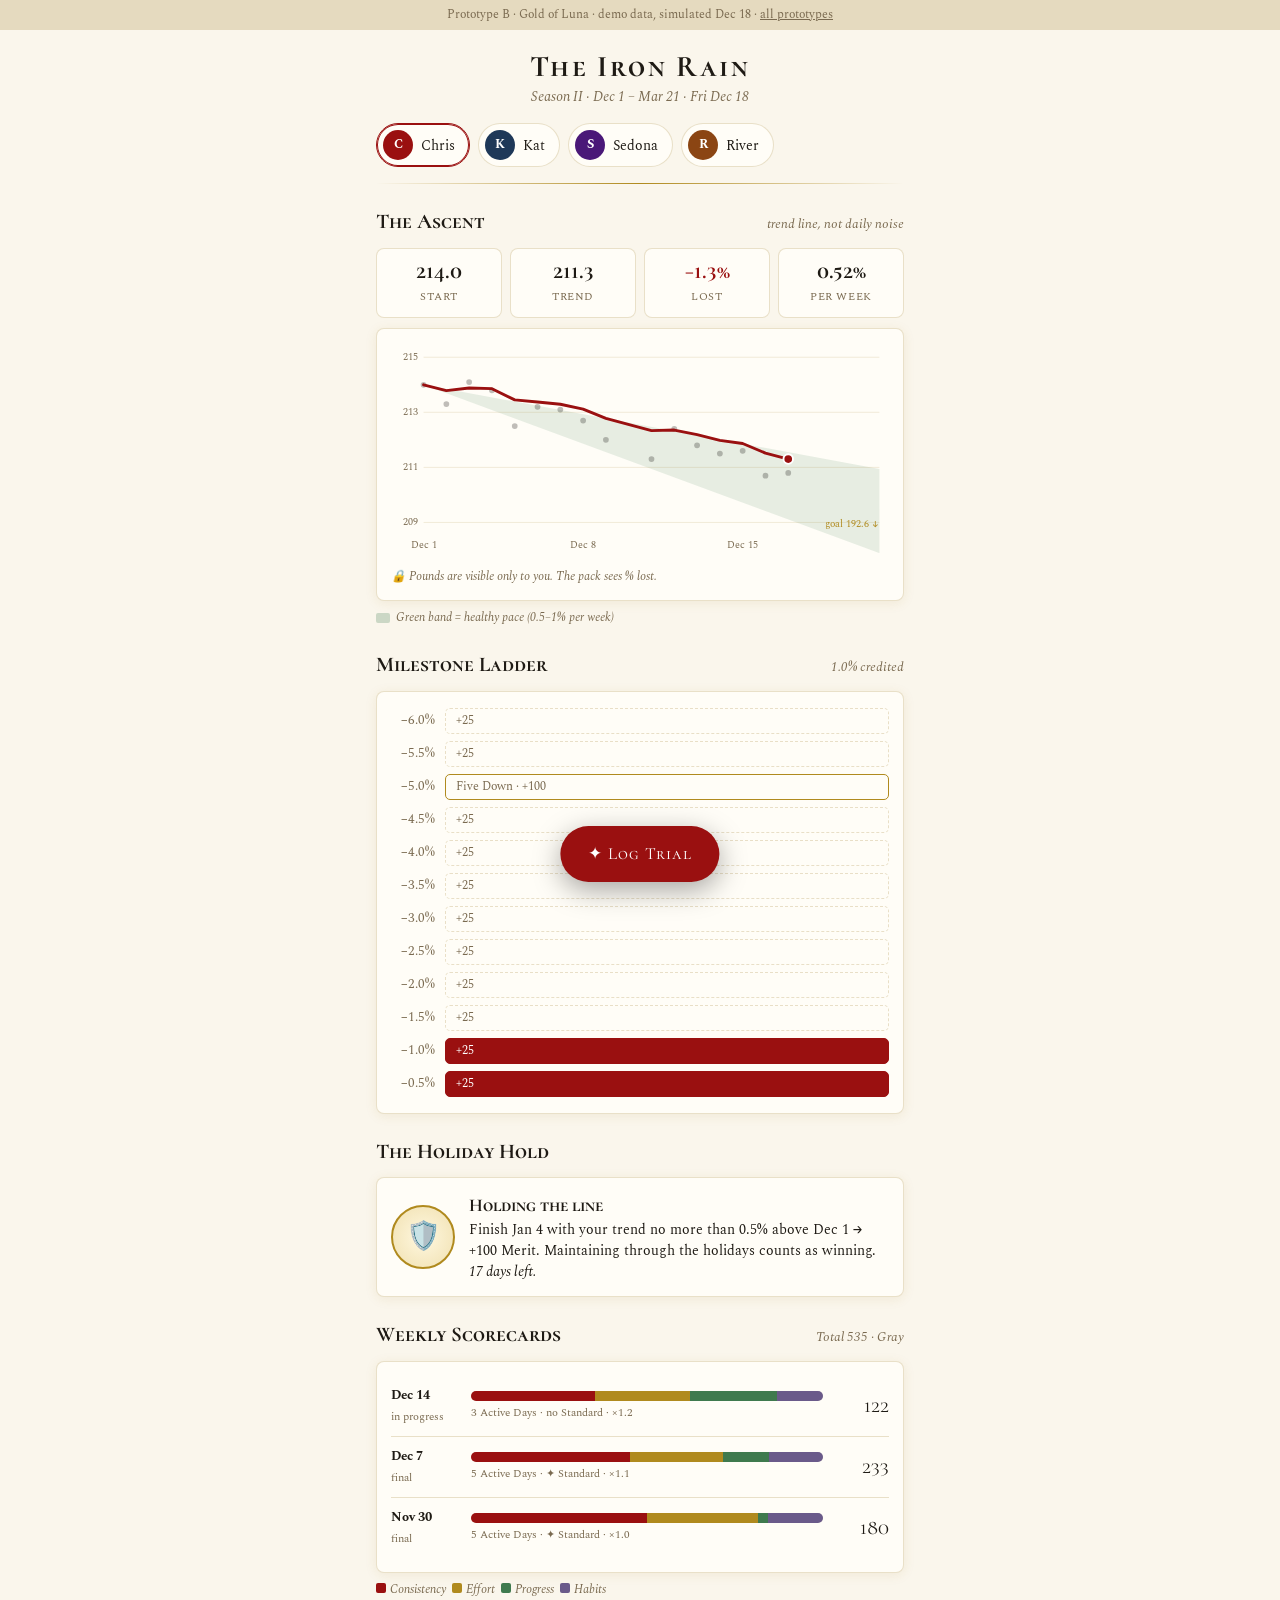
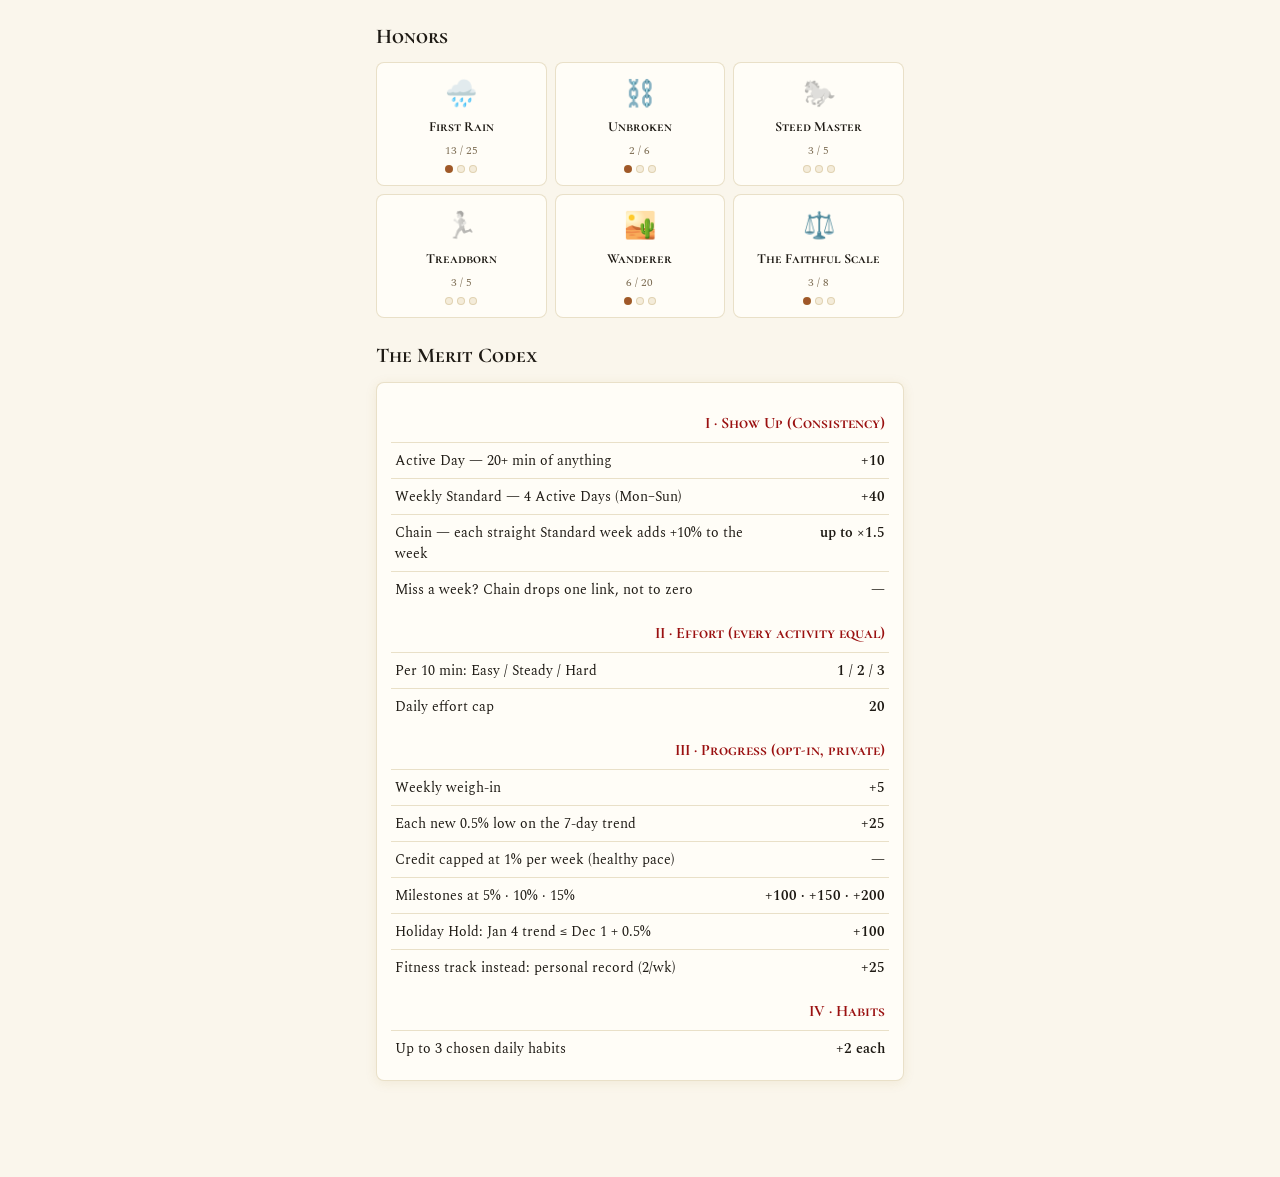
<file: prototypes/b-luna.html>
<!DOCTYPE html>
<html lang="en">
<head>
<meta charset="utf-8">
<meta name="viewport" content="width=device-width, initial-scale=1, viewport-fit=cover">
<meta name="theme-color" content="#faf6ec">
<title>Iron Rain · Gold of Luna</title>
<link rel="preconnect" href="https://fonts.googleapis.com">
<link rel="preconnect" href="https://fonts.gstatic.com" crossorigin>
<link href="https://fonts.googleapis.com/css2?family=Cormorant+SC:wght@500;600;700&family=Spectral:ital,wght@0,400;0,600;1,400&display=swap" rel="stylesheet">
<style>
:root {
  --bg: #faf6ec; --panel: #fffdf7; --panel2: #f4ecda; --ink: #1e1a14; --ink2: #3c3222; --muted: #7a6a50;
  --line: rgba(153,120,32,.22); --accent: #9a1010; --accent-soft: rgba(154,16,16,.09); --on-accent: #fff;
  --gold: #b08a1e; --green: #3f7a4e; --fh: 'Cormorant SC', Georgia, serif; --fb: 'Spectral', Georgia, serif;
}
* { box-sizing: border-box; margin: 0; padding: 0; -webkit-tap-highlight-color: transparent; }
html { -webkit-text-size-adjust: 100%; }
body { background: var(--bg); color: var(--ink); font-family: var(--fb); font-size: 16px; line-height: 1.5; min-height: 100vh;
  padding: env(safe-area-inset-top) env(safe-area-inset-right) calc(96px + env(safe-area-inset-bottom)) env(safe-area-inset-left); }
button { font: inherit; color: inherit; cursor: pointer; border: 0; background: none; }
.wrap { max-width: 560px; margin: 0 auto; padding: 0 16px; }
.proto-bar { font-family: var(--fb); font-size: 12px; text-align: center; padding: 6px 16px; background: var(--line); color: var(--muted); }
.proto-bar a { color: inherit; }

/* member switcher */
.members { display: flex; gap: 8px; overflow-x: auto; padding: 4px 0 2px; scrollbar-width: none; }
.members::-webkit-scrollbar { display: none; }
.mchip { flex: 0 0 auto; min-height: 44px; padding: 0 14px 0 6px; border-radius: 999px; display: flex; align-items: center; gap: 8px;
  border: 1px solid var(--line); background: var(--panel); font-size: 14px; }
.mchip .dot { width: 30px; height: 30px; border-radius: 50%; display: grid; place-items: center; color: #fff; font-weight: 700; font-size: 13px; }
.mchip.on { border-color: var(--accent); box-shadow: 0 0 0 1px var(--accent) inset; }

/* FAB */
.fab { position: fixed; left: 50%; transform: translateX(-50%); bottom: calc(18px + env(safe-area-inset-bottom)); z-index: 40;
  min-height: 56px; padding: 0 28px; border-radius: 999px; background: var(--accent); color: var(--on-accent);
  font-family: var(--fh); font-size: 17px; letter-spacing: .06em; box-shadow: 0 8px 28px rgba(0,0,0,.35); display: flex; align-items: center; gap: 10px; }

/* modal */
.modal-back { position: fixed; inset: 0; background: rgba(0,0,0,.55); z-index: 100; display: flex; align-items: flex-end; justify-content: center; animation: fade .15s; }
.modal { width: 100%; max-width: 560px; max-height: 92vh; overflow-y: auto; background: var(--panel); color: var(--ink);
  border-radius: 20px 20px 0 0; padding: 16px 16px calc(20px + env(safe-area-inset-bottom)); animation: up .22s ease-out; }
@keyframes up { from { transform: translateY(40px); opacity: .4 } }
@keyframes fade { from { opacity: 0 } }
.modal-head { display: flex; align-items: center; justify-content: space-between; margin-bottom: 8px; }
.modal-title { font-family: var(--fh); font-size: 19px; }
.modal-x { width: 44px; height: 44px; font-size: 28px; color: var(--muted); }
.fld { display: block; font-size: 12px; letter-spacing: .1em; text-transform: uppercase; color: var(--muted); margin: 14px 0 8px; }
.fld small { text-transform: none; letter-spacing: 0; opacity: .8; }
.min-val { color: var(--ink); font-weight: 600; letter-spacing: 0; text-transform: none; font-size: 14px; margin-left: 6px; }
.act-grid { display: grid; grid-template-columns: repeat(3, 1fr); gap: 8px; }
.act-group { grid-column: 1 / -1; font-size: 11px; color: var(--muted); letter-spacing: .12em; text-transform: uppercase; margin-top: 4px; }
.act-btn { min-height: 52px; border-radius: 12px; border: 1px solid var(--line); background: var(--panel2); display: flex; align-items: center; gap: 6px; justify-content: center; font-size: 14px; }
.act-btn.on, .int-btn.on { border-color: var(--accent); background: var(--accent-soft); }
.act-ico { font-size: 18px; }
.min-range { width: 100%; height: 44px; accent-color: var(--accent); }
.int-row { display: grid; grid-template-columns: repeat(3, 1fr); gap: 8px; }
.int-btn { min-height: 52px; border-radius: 12px; border: 1px solid var(--line); background: var(--panel2); display: flex; flex-direction: column; align-items: center; justify-content: center; font-size: 15px; }
.int-btn small { font-size: 11px; color: var(--muted); }
.lbs-input { width: 100%; min-height: 48px; border-radius: 12px; border: 1px solid var(--line); background: var(--panel2); color: var(--ink); padding: 0 14px; font-size: 17px; }
.log-preview { margin: 18px 0 12px; text-align: center; font-size: 15px; color: var(--muted); }
.log-preview b { font-family: var(--fh); font-size: 34px; color: var(--accent); margin-right: 4px; }
.log-preview-sub { font-size: 12px; }
.btn-primary { width: 100%; min-height: 54px; border-radius: 14px; background: var(--accent); color: var(--on-accent); font-family: var(--fh); font-size: 18px; letter-spacing: .06em; }

/* toast */
.toast { position: fixed; left: 50%; top: calc(14px + env(safe-area-inset-top)); transform: translate(-50%, -140%); z-index: 200; background: var(--ink); color: var(--bg);
  padding: 12px 18px; border-radius: 12px; font-size: 14px; max-width: calc(100% - 32px); transition: transform .25s; box-shadow: 0 6px 24px rgba(0,0,0,.3); }
.toast.show { transform: translate(-50%, 0); }

/* shared bits */
.bar { height: 8px; border-radius: 99px; background: var(--line); overflow: hidden; }
.bar > i { display: block; height: 100%; border-radius: 99px; background: var(--accent); }
.habit { width: 100%; min-height: 48px; display: flex; align-items: center; gap: 12px; padding: 0 4px; text-align: left; font-size: 15px; }
.habit .box { width: 26px; height: 26px; border-radius: 8px; border: 2px solid var(--line); display: grid; place-items: center; font-size: 15px; flex: 0 0 auto; }
.habit.on .box { background: var(--accent); border-color: var(--accent); color: var(--on-accent); }
.habit .pts { margin-left: auto; font-size: 12px; color: var(--muted); }
.ledger-row { display: flex; gap: 10px; padding: 10px 0; border-top: 1px solid var(--line); font-size: 14px; }
.ledger-row:first-child { border-top: 0; }
.ledger-row .ld { width: 52px; color: var(--muted); font-size: 12px; flex: 0 0 auto; padding-top: 2px; }
.ledger-row .ll { flex: 1; }
.ledger-row .lp { font-weight: 700; color: var(--accent); }
.tag { display: inline-block; font-size: 11px; padding: 2px 8px; border-radius: 99px; background: var(--accent-soft); color: var(--ink2); letter-spacing: .04em; }

header { text-align: center; padding: 22px 0 12px; }
.brand { font-family: var(--fh); font-weight: 700; font-size: 30px; letter-spacing: .08em; line-height: 1; }
.brand-sub { font-style: italic; color: var(--muted); font-size: 14px; margin-top: 4px; }
.rule { height: 1px; background: linear-gradient(90deg, transparent, var(--gold), transparent); margin: 14px 0; }
.sec { margin-top: 22px; }
.sec-t { font-family: var(--fh); font-weight: 700; font-size: 21px; display: flex; align-items: baseline; justify-content: space-between; gap: 10px; }
.sec-t small { font-family: var(--fb); font-style: italic; font-weight: 400; font-size: 13px; color: var(--muted); }
.panel { background: var(--panel); border: 1px solid var(--line); border-radius: 8px; padding: 14px; margin-top: 10px; box-shadow: 0 2px 12px rgba(153,120,32,.1); }
.stats { display: grid; grid-template-columns: repeat(4, 1fr); gap: 8px; margin-top: 10px; }
.stat { text-align: center; background: var(--panel); border: 1px solid var(--line); border-radius: 8px; padding: 10px 4px; }
.stat b { display: block; font-family: var(--fh); font-size: 22px; line-height: 1.1; }
.stat span { font-size: 11px; color: var(--muted); letter-spacing: .06em; }
.private { font-size: 12px; color: var(--muted); font-style: italic; margin-top: 8px; display: flex; gap: 6px; align-items: center; }
.chart text { font-family: 'Spectral', serif; font-size: 10px; fill: #7a6a50; }
.ladder { display: flex; flex-direction: column-reverse; gap: 3px; }
.rung { display: flex; align-items: center; gap: 10px; font-size: 13px; min-height: 30px; }
.rung .lvl { width: 44px; text-align: right; color: var(--muted); font-variant-numeric: tabular-nums; }
.rung .bx { flex: 1; height: 26px; border-radius: 5px; border: 1px dashed var(--line); display: flex; align-items: center; padding: 0 10px; font-size: 12px; color: var(--muted); }
.rung.done .bx { background: var(--accent); border: 1px solid var(--accent); color: #fff; }
.rung.ms .bx { border-style: solid; border-color: var(--gold); }
.rung.ms.done .bx { background: linear-gradient(90deg, #9a1010, #b08a1e); }
.rung.cap .bx { background: repeating-linear-gradient(45deg, rgba(154,16,16,.12) 0 6px, transparent 6px 12px); border-style: solid; color: var(--accent); }
.hold { display: flex; gap: 14px; align-items: center; }
.hold .seal { width: 64px; height: 64px; border-radius: 50%; border: 2px solid var(--gold); display: grid; place-items: center; font-size: 28px; flex: 0 0 auto; background: radial-gradient(circle, #fff8e0, #f0e0b0); }
.hold p { font-size: 14px; }
.hold b { font-family: var(--fh); font-size: 18px; display: block; }
.wk { display: grid; grid-template-columns: 70px 1fr 56px; gap: 10px; align-items: center; padding: 10px 0; border-top: 1px solid var(--line); font-size: 13px; }
.wk:first-child { border-top: 0; }
.wk .pts { font-family: var(--fh); font-size: 20px; text-align: right; }
.wk .seg { display: flex; height: 10px; border-radius: 99px; overflow: hidden; background: var(--panel2); }
.wk .meta { font-size: 11px; color: var(--muted); margin-top: 4px; }
.badges { display: grid; grid-template-columns: repeat(3, 1fr); gap: 8px; }
.badge { text-align: center; padding: 12px 4px; border: 1px solid var(--line); border-radius: 8px; background: var(--panel); }
.badge .ic { font-size: 26px; filter: grayscale(1); opacity: .45; }
.badge.t1 .ic, .badge.t2 .ic, .badge.t3 .ic { filter: none; opacity: 1; }
.badge b { display: block; font-family: var(--fh); font-size: 14px; margin-top: 2px; }
.badge span { font-size: 11px; color: var(--muted); }
.tierpips { display: flex; justify-content: center; gap: 4px; margin-top: 4px; }
.tierpips i { width: 8px; height: 8px; border-radius: 50%; background: var(--panel2); border: 1px solid var(--line); }
.tierpips i.b { background: #a0572a; } .tierpips i.s { background: #a8b0bb; } .tierpips i.g { background: #c9a227; }
.codex td { padding: 7px 4px; border-top: 1px solid var(--line); font-size: 14px; vertical-align: top; }
.codex td:last-child { text-align: right; font-weight: 600; white-space: nowrap; }
.codex tr.h td { font-family: var(--fh); font-weight: 700; font-size: 16px; padding-top: 14px; border-top: 0; color: var(--accent); }
</style>
</head>
<body>
<div class="proto-bar">Prototype B · Gold of Luna · demo data, simulated Dec 18 · <a href="index.html">all prototypes</a></div>
<div class="wrap">
  <header><div class="brand">The Iron Rain</div><div class="brand-sub" id="sub"></div></header>
  <div class="members" id="members"></div>
  <div class="rule"></div>
  <div id="main"></div>
</div>
<button class="fab" id="fab" type="button">✦ Log Trial</button>
<script>
/* ============================================================
   THE IRON RAIN — shared prototype engine (Merit scoring + demo data)
   Prototype only: in-memory state, simulated "today" mid-season.
   ============================================================ */

// ---------- DOM helpers (no innerHTML with data, no inline handlers) ----------
function h(tag, attrs) {
  const el = document.createElement(tag);
  if (attrs) for (const k in attrs) {
    const v = attrs[k];
    if (v == null || v === false) continue;
    if (k === 'class') el.className = v;
    else if (k === 'style') el.style.cssText = v;
    else if (k.slice(0, 2) === 'on') el.addEventListener(k.slice(2), v);
    else el.setAttribute(k, v === true ? '' : v);
  }
  for (let i = 2; i < arguments.length; i++) appendKids(el, arguments[i]);
  return el;
}
function appendKids(el, c) {
  if (c == null || c === false) return;
  if (Array.isArray(c)) { c.forEach(x => appendKids(el, x)); return; }
  el.appendChild(typeof c === 'object' ? c : document.createTextNode(String(c)));
}
const SVGNS = 'http://www.w3.org/2000/svg';
function s(tag, attrs) {
  const el = document.createElementNS(SVGNS, tag);
  if (attrs) for (const k in attrs) if (attrs[k] != null) el.setAttribute(k, attrs[k]);
  for (let i = 2; i < arguments.length; i++) appendKids(el, arguments[i]);
  return el;
}
function clear(el) { while (el.firstChild) el.removeChild(el.firstChild); return el; }

// ---------- Date helpers (YYYY-MM-DD strings, UTC math = no drift) ----------
function toD(k) { const p = k.split('-'); return new Date(Date.UTC(+p[0], +p[1] - 1, +p[2])); }
function toK(d) { return d.toISOString().slice(0, 10); }
function addDays(k, n) { const d = toD(k); d.setUTCDate(d.getUTCDate() + n); return toK(d); }
function dow(k) { return (toD(k).getUTCDay() + 6) % 7; } // 0 = Monday
function weekKey(k) { return addDays(k, -dow(k)); }
function daysBetween(a, b) { return Math.round((toD(b) - toD(a)) / 86400000); }
function range(a, b) { const out = []; for (let k = a; k <= b; k = addDays(k, 1)) out.push(k); return out; }
const MONTHS = ['Jan','Feb','Mar','Apr','May','Jun','Jul','Aug','Sep','Oct','Nov','Dec'];
const DOWS = ['Mon','Tue','Wed','Thu','Fri','Sat','Sun'];
function fmtShort(k) { const d = toD(k); return MONTHS[d.getUTCMonth()] + ' ' + d.getUTCDate(); }
function fmtDow(k) { return DOWS[dow(k)] + ' ' + fmtShort(k); }

// ---------- Season config ----------
const SEASON = { name: 'Season II', start: '2026-12-01', end: '2027-03-21', today: '2026-12-18' };
const HOLIDAY_HOLD = { start: '2026-12-01', end: '2027-01-04', tolerancePct: 0.5, reward: 100 };

const RULES = {
  activeDayMin: 20,   // minutes for a day to count as an Active Day
  activeDay: 10,      // Merit per Active Day
  standardDays: 4,    // Active Days per week to meet the Weekly Standard
  standard: 40,       // Merit for meeting the Standard
  chainStep: 0.10,    // +10% multiplier per consecutive Standard week
  chainMax: 5,        // up to ×1.5
  effortCap: 20,      // daily cap on effort Merit
  weighIn: 5,         // Merit for weighing in (once per week)
  stepPct: 0.5,       // progress credited in 0.5% steps of starting weight
  stepPts: 25,        // Merit per 0.5% step
  weeklyPctCap: 1.0,  // max % credited per week (rewards healthy pace)
  milestones: [[5, 100, 'Five Down'], [10, 150, 'Double Digits'], [15, 200, 'Reforged']],
  habit: 2,           // Merit per daily habit
  habitsMax: 3,
  pr: 25,             // Fitness track: Merit per personal record
  prWeeklyMax: 2,
};
const INTENSITY = { easy: { label: 'Easy', rate: 1 }, steady: { label: 'Steady', rate: 2 }, hard: { label: 'Hard', rate: 3 } };

const ACTIVITIES = [
  { id: 'tread', name: 'Tread', full: 'Peloton Tread', icon: '🏃', group: 'Peloton' },
  { id: 'bike', name: 'Bike', full: 'Peloton Bike', icon: '🚴', group: 'Peloton' },
  { id: 'strength', name: 'Strength', full: 'Peloton Strength', icon: '🏋️', group: 'Peloton' },
  { id: 'yoga', name: 'Yoga', full: 'Yoga / Stretch', icon: '🧘', group: 'Peloton' },
  { id: 'bootcamp', name: 'Bootcamp', full: 'Peloton Bootcamp', icon: '🔥', group: 'Peloton' },
  { id: 'run', name: 'Run', full: 'Outdoor Run', icon: '👟', group: 'Outside' },
  { id: 'walk', name: 'Walk', full: 'Walk', icon: '🚶', group: 'Outside' },
  { id: 'hike', name: 'Hike', full: 'Hike', icon: '⛰️', group: 'Outside' },
  { id: 'ride', name: 'Ride', full: 'Outdoor Ride', icon: '🚵', group: 'Outside' },
  { id: 'swim', name: 'Swim', full: 'Swim', icon: '🏊', group: 'Outside' },
  { id: 'sport', name: 'Sport', full: 'Sport / Pickleball', icon: '🏓', group: 'Outside' },
];
const ACT = {}; ACTIVITIES.forEach(a => ACT[a.id] = a);

const RANKS = [
  { name: 'Red', min: 0, color: '#b3261e' },
  { name: 'Gray', min: 250, color: '#7a7f87' },
  { name: 'Obsidian', min: 600, color: '#2c3e57' },
  { name: 'Copper', min: 1000, color: '#a0572a' },
  { name: 'Silver', min: 1500, color: '#a8b0bb' },
  { name: 'Gold', min: 2100, color: '#c9a227' },
  { name: 'Peerless', min: 2800, color: '#e8c547' },
];
function rankFor(m) { let r = RANKS[0], next = null; for (let i = 0; i < RANKS.length; i++) { if (m >= RANKS[i].min) { r = RANKS[i]; next = RANKS[i + 1] || null; } } return { rank: r, next }; }

// ---------- Members (demo) ----------
const MEMBERS = [
  { id: 'chris', name: 'Chris', title: 'Primus', house: '#9a1010', track: 'weight', share: true, goalPct: 10,
    habits: ['8k steps', 'Protein first', 'No late snacks'], coach: 'Sevro' },
  { id: 'kat', name: 'Kat', title: 'Obsidian', house: '#1e3858', track: 'weight', share: true, goalPct: 8,
    habits: ['Water 80oz', '8k steps', 'Sleep 7h'], coach: 'Mustang' },
  { id: 'sedona', name: 'Sedona', title: 'Violet', house: '#4a1878', track: 'fitness', share: false,
    habits: ['Stretch', 'Water', 'Screens off 9pm'], coach: 'Mustang' },
  { id: 'river', name: 'River', title: 'Copper', house: '#8b4513', track: 'fitness', share: false,
    habits: ['Outside 30m', 'Water', 'Veggies'], coach: 'Ragnar' },
];
const MEM = {}; MEMBERS.forEach(m => MEM[m.id] = m);

// ---------- State ----------
const S = { workouts: [], weighins: [], habits: {}, prs: [], howls: [], me: 'chris' };
let _id = 1; function nid() { return 'x' + (_id++); }

function mulberry32(a) { return function () { a |= 0; a = a + 0x6D2B79F5 | 0; let t = Math.imul(a ^ a >>> 15, 1 | a); t = t + Math.imul(t ^ t >>> 7, 61 | t) ^ t; return ((t ^ t >>> 14) >>> 0) / 4294967296; }; }

function seedDemo() {
  const P = {
    chris:  { seed: 11, active: 0.78, min: [30, 60], hard: 0.35, acts: ['tread', 'bike', 'strength', 'walk', 'tread', 'bike'], start: 214.0, rate: 0.21, weigh: 0.85, hab: 0.7 },
    kat:    { seed: 23, active: 0.66, min: [25, 50], hard: 0.25, acts: ['bike', 'yoga', 'strength', 'walk', 'hike', 'bike'], start: 158.0, rate: 0.07, weigh: 0.45, hab: 0.8 },
    sedona: { seed: 37, active: 0.55, min: [20, 45], hard: 0.2, acts: ['yoga', 'bike', 'walk', 'sport', 'tread'], pr: 0.06, hab: 0.6 },
    river:  { seed: 41, active: 0.6, min: [20, 50], hard: 0.4, acts: ['ride', 'run', 'sport', 'bike', 'hike'], pr: 0.08, hab: 0.5 },
  };
  const days = range(SEASON.start, addDays(SEASON.today, -1));
  MEMBERS.forEach(m => {
    const p = P[m.id], r = mulberry32(p.seed);
    S.habits[m.id] = {};
    days.forEach((d, i) => {
      const weekend = dow(d) >= 5;
      if (r() < p.active + (weekend ? 0.08 : 0)) {
        const n = r() < 0.15 ? 2 : 1;
        for (let j = 0; j < n; j++) {
          const act = p.acts[Math.floor(r() * p.acts.length)];
          const min = Math.round((p.min[0] + r() * (p.min[1] - p.min[0])) / 5) * 5;
          const intensity = r() < p.hard ? 'hard' : (r() < 0.6 ? 'steady' : 'easy');
          S.workouts.push({ id: nid(), member: m.id, date: d, act, min, intensity });
        }
      }
      S.habits[m.id][d] = m.habits.map(() => r() < p.hab);
      if (p.start && r() < p.weigh) {
        const lbs = p.start - p.rate * i + (r() - 0.5) * 1.6;
        S.weighins.push({ id: nid(), member: m.id, date: d, lbs: Math.round(lbs * 10) / 10 });
      }
      if (p.pr && r() < p.pr) {
        const labels = { sedona: ['Bike 20-min output PR', 'Longest yoga hold', 'Tread 1-mile PR'], river: ['Fastest mile', 'Longest ride', 'Bike output PR'] }[m.id];
        S.prs.push({ id: nid(), member: m.id, date: d, label: labels[Math.floor(r() * labels.length)] });
      }
    });
    // make sure the start weigh-in exists on day one
    if (p.start && !S.weighins.some(w => w.member === m.id && w.date === SEASON.start))
      S.weighins.push({ id: nid(), member: m.id, date: SEASON.start, lbs: p.start });
  });
  S.howls = [
    { member: 'river', date: '2026-12-17', text: 'Hiked Pinnacle Peak before school. Who else is up before the sun?' },
    { member: 'kat', date: '2026-12-17', text: 'Chain at ×1.2. Do not touch my chain.' },
    { member: 'chris', date: '2026-12-16', text: 'Tread hill climb nearly broke me. Worth it.' },
    { member: 'sedona', date: '2026-12-15', text: 'New bike PR 🚴 — somebody tell River.' },
  ];
}

// ---------- Scoring ----------
function score(mid) {
  const m = MEM[mid], today = SEASON.today;
  const ledger = [];
  const add = (date, cat, label, pts) => { if (pts) ledger.push({ date, cat, label, pts }); };

  // Day info
  const day = {};
  S.workouts.filter(w => w.member === mid && w.date >= SEASON.start && w.date <= today)
    .sort((a, b) => a.date < b.date ? -1 : 1)
    .forEach(w => {
      const d = day[w.date] || (day[w.date] = { min: 0, effort: 0, list: [] });
      d.min += w.min; d.list.push(w);
      const raw = Math.round(w.min / 10 * INTENSITY[w.intensity].rate);
      const pts = Math.max(0, Math.min(raw, RULES.effortCap - d.effort));
      d.effort += pts;
      add(w.date, 'effort', ACT[w.act].full + ' · ' + w.min + ' min ' + INTENSITY[w.intensity].label.toLowerCase(), pts);
    });

  // Weeks, consistency, chain
  const weeks = [];
  let chain = 0;
  for (let wk = weekKey(SEASON.start); wk <= today; wk = addDays(wk, 7)) {
    const wEnd = addDays(wk, 6), complete = wEnd < today;
    const ds = range(wk, wEnd).filter(d => d >= SEASON.start && d <= today);
    let active = 0, stdDate = null, base = 0;
    ds.forEach(d => {
      const di = day[d];
      if (di && di.min >= RULES.activeDayMin) {
        active++; add(d, 'consistency', 'Active Day', RULES.activeDay); base += RULES.activeDay;
        if (active === RULES.standardDays) { stdDate = d; add(d, 'consistency', 'Weekly Standard met', RULES.standard); base += RULES.standard; }
      }
      if (di) base += di.effort;
      const hb = (S.habits[mid] || {})[d];
      if (hb) { const n = Math.min(hb.filter(Boolean).length, RULES.habitsMax); add(d, 'habits', 'Habits ' + n + '/' + m.habits.length, n * RULES.habit); }
    });
    const mult = 1 + RULES.chainStep * chain;
    const bonus = Math.round(base * (mult - 1));
    add(complete ? wEnd : today, 'consistency', 'Chain bonus ×' + mult.toFixed(1) + (complete ? '' : ' (so far)'), bonus);
    weeks.push({ key: wk, end: wEnd, complete, active, standard: !!stdDate, chainIn: chain, mult, days: ds });
    if (complete) chain = stdDate ? Math.min(chain + 1, RULES.chainMax) : Math.max(chain - 1, 0);
  }
  const curWeek = weeks[weeks.length - 1];
  const chainNow = curWeek.chainIn + (curWeek.standard ? 1 : 0) > RULES.chainMax ? RULES.chainMax : curWeek.chainIn;

  // Progress — weight track
  let weight = null;
  if (m.track === 'weight') {
    const ws = S.weighins.filter(w => w.member === mid && w.date >= SEASON.start && w.date <= today).sort((a, b) => a.date < b.date ? -1 : 1);
    if (ws.length) {
      const start = ws[0].lbs; let trend = start, low = start, credited = 0, wkSeen = {}, wkStartCredit = {};
      const series = [];
      ws.forEach(w => {
        trend = trend + 0.3 * (w.lbs - trend);
        low = Math.min(low, trend);
        series.push({ date: w.date, lbs: w.lbs, trend });
        const wk = weekKey(w.date);
        if (!wkSeen[wk]) { wkSeen[wk] = 1; wkStartCredit[wk] = credited; add(w.date, 'progress', 'Weekly weigh-in', RULES.weighIn); }
        const actual = (start - low) / start * 100;
        const allowed = wkStartCredit[wk] + RULES.weeklyPctCap;
        const target = Math.floor(Math.min(actual, allowed) / RULES.stepPct) * RULES.stepPct;
        if (target > credited) {
          const steps = Math.round((target - credited) / RULES.stepPct);
          add(w.date, 'progress', 'New low on trend · ' + target.toFixed(1) + '% down', steps * RULES.stepPts);
          RULES.milestones.forEach(ms => { if (credited < ms[0] && target >= ms[0]) add(w.date, 'progress', 'Milestone: ' + ms[2] + ' (' + ms[0] + '%)', ms[1]); });
          credited = target;
        }
      });
      const pctLost = (start - trend) / start * 100;
      const goalLbs = start * (1 - (m.goalPct || 10) / 100);
      const holdOk = trend <= start * (1 + HOLIDAY_HOLD.tolerancePct / 100);
      const weeksIn = Math.max(1, daysBetween(SEASON.start, today) / 7);
      weight = { start, trend, low, pctLost, credited, series, goalLbs, holdOk, pacePct: pctLost / weeksIn };
    }
  } else {
    // Fitness track — personal records
    const byWk = {};
    S.prs.filter(p => p.member === mid && p.date >= SEASON.start && p.date <= today).sort((a, b) => a.date < b.date ? -1 : 1).forEach(p => {
      const wk = weekKey(p.date); byWk[wk] = (byWk[wk] || 0) + 1;
      if (byWk[wk] <= RULES.prWeeklyMax) add(p.date, 'progress', 'Personal record · ' + p.label, RULES.pr);
    });
  }

  // Aggregates
  const cats = { consistency: 0, effort: 0, progress: 0, habits: 0 };
  let total = 0; const byDate = {}, byWeek = {};
  ledger.forEach(e => { cats[e.cat] += e.pts; total += e.pts; byDate[e.date] = (byDate[e.date] || 0) + e.pts; const wk = weekKey(e.date); byWeek[wk] = (byWeek[wk] || 0) + e.pts; });
  ledger.sort((a, b) => a.date < b.date ? 1 : a.date > b.date ? -1 : 0);
  const activeDays = Object.keys(day).filter(d => day[d].min >= RULES.activeDayMin);
  const totalMin = Object.keys(day).reduce((a, d) => a + day[d].min, 0);
  const prs = S.prs.filter(p => p.member === mid && p.date <= today).length;
  return { m, total, cats, ledger, day, weeks, curWeek, chain: curWeek.chainIn, chainNow, weight, byDate, byWeek, activeDays, totalMin, prs, rank: rankFor(total) };
}
function scoreAll() { const o = {}; MEMBERS.forEach(m => o[m.id] = score(m.id)); return o; }

// ---------- Gauntlet (individual, consistency-first) & Passage (pack) ----------
function gauntlet(all) {
  const count = (sc, fn) => sc.activeDays.filter(fn).length;
  return [
    { id: 'iron-dec', icon: '🗓️', name: 'Iron December', desc: '20 Active Days in December', goal: 20, reward: 150, val: sc => count(sc, d => d.slice(0, 7) === '2026-12') },
    { id: 'chain5', icon: '⛓️', name: 'Unbreakable Chain', desc: 'Reach a ×1.5 chain (5 straight Standard weeks)', goal: 5, reward: 200, val: sc => sc.chain + (sc.curWeek.standard ? 1 : 0) },
    { id: 'steed', icon: '🐎', name: 'Steed & Tread', desc: 'Use both the Bike and the Tread in 3 different weeks', goal: 3, reward: 100, val: sc => sc.weeks.filter(w => { const ws = S.workouts.filter(x => x.member === sc.m.id && weekKey(x.date) === w.key); return ws.some(x => x.act === 'bike') && ws.some(x => x.act === 'tread'); }).length },
    { id: 'walls', icon: '🏜️', name: 'Beyond the Walls', desc: '8 outdoor sessions (run, walk, hike, ride, swim, sport)', goal: 8, reward: 100, val: sc => S.workouts.filter(x => x.member === sc.m.id && x.date <= SEASON.today && ACT[x.act].group === 'Outside').length },
    { id: 'thousand', icon: '⏱️', name: 'The Thousand', desc: '1,000 active minutes this season', goal: 1000, reward: 150, val: sc => sc.totalMin },
  ].map(c => { const rows = MEMBERS.map(m => ({ m, v: Math.min(c.val(all[m.id]), c.goal) })).sort((a, b) => b.v - a.v); return Object.assign(c, { rows, winner: rows[0].v >= c.goal ? rows[0].m : null }); });
}
function passage(all) {
  const packDays = MEMBERS.reduce((a, m) => a + all[m.id].activeDays.length, 0);
  const packMin = MEMBERS.reduce((a, m) => a + all[m.id].totalMin, 0);
  const packStd = MEMBERS.reduce((a, m) => a + all[m.id].weeks.filter(w => w.standard).length, 0);
  return [
    { icon: '🔥', name: 'The First Hundred', desc: 'Pack Active Days', val: packDays, goal: 100, reward: '+50 each' },
    { icon: '🌊', name: 'Iron Tide', desc: 'Pack active minutes', val: packMin, goal: 5000, reward: '+75 each' },
    { icon: '🛡️', name: 'Shield Wall', desc: 'Weekly Standards met (all members)', val: packStd, goal: 40, reward: '+100 each' },
  ];
}

// ---------- Badges ----------
function badges(sc) {
  const wkCount = S.weighins.filter(w => w.member === sc.m.id).map(w => weekKey(w.date)).filter((v, i, a) => a.indexOf(v) === i).length;
  const list = [
    { icon: '🌧️', name: 'First Rain', desc: 'Log your first trial', v: sc.activeDays.length, tiers: [1, 25, 75] },
    { icon: '⛓️', name: 'Unbroken', desc: 'Standard weeks met', v: sc.weeks.filter(w => w.standard).length, tiers: [1, 6, 14] },
    { icon: '🐎', name: 'Steed Master', desc: 'Bike sessions', v: S.workouts.filter(w => w.member === sc.m.id && w.act === 'bike').length, tiers: [5, 25, 60] },
    { icon: '🏃', name: 'Treadborn', desc: 'Tread sessions', v: S.workouts.filter(w => w.member === sc.m.id && w.act === 'tread').length, tiers: [5, 25, 60] },
    { icon: '🏜️', name: 'Wanderer', desc: 'Outdoor sessions', v: S.workouts.filter(w => w.member === sc.m.id && ACT[w.act].group === 'Outside').length, tiers: [5, 20, 50] },
  ];
  if (sc.m.track === 'weight') list.push({ icon: '⚖️', name: 'The Faithful Scale', desc: 'Weeks weighed in', v: wkCount, tiers: [2, 8, 16] });
  else list.push({ icon: '⚡', name: 'Record Breaker', desc: 'Personal records', v: sc.prs, tiers: [1, 5, 12] });
  return list.map(b => { const tier = b.tiers.filter(t => b.v >= t).length; return Object.assign(b, { tier, next: b.tiers[tier] || null }); });
}

// ---------- Coach line (static stand-in for the AI coach) ----------
function coachLine(sc) {
  const w = sc.curWeek, left = Math.max(0, RULES.standardDays - w.active), daysLeft = 6 - dow(SEASON.today);
  const voice = { Sevro: ['Listen, goodman.', 'Gorydamn, look at you.', 'Bloodydamn.'], Mustang: ['Steady.', 'Good.', 'Think it through.'], Ragnar: ['The ice remembers.', 'Strength is patience.', 'Walk with purpose.'] }[sc.m.coach];
  if (w.standard) return voice[1] + ' Standard met with ' + daysLeft + ' days to spare. Anything else this week is pure chain fuel.';
  if (left <= daysLeft + 1) return voice[0] + ' ' + left + ' more Active Day' + (left === 1 ? '' : 's') + ' to hold the chain at ×' + (1 + RULES.chainStep * (sc.chain + 1)).toFixed(1) + '. ' + (left === 1 ? 'Twenty minutes. That is all it costs.' : 'You have the days. Spend them.');
  return voice[2] + ' The Standard slipped this week — but the chain only drops one link. Show up tomorrow and it starts climbing again.';
}

// ---------- Modal, toast ----------
function toast(msg) {
  let t = document.getElementById('toast');
  if (!t) { t = h('div', { id: 'toast', class: 'toast' }); document.body.appendChild(t); }
  t.textContent = msg; t.classList.add('show');
  clearTimeout(t._t); t._t = setTimeout(() => t.classList.remove('show'), 3200);
}
function openModal(title, bodyEl, onClose) {
  const back = h('div', { class: 'modal-back' });
  const close = () => { back.remove(); if (onClose) onClose(); };
  back.addEventListener('click', e => { if (e.target === back) close(); });
  const card = h('div', { class: 'modal' },
    h('div', { class: 'modal-head' }, h('div', { class: 'modal-title' }, title), h('button', { class: 'modal-x', 'aria-label': 'Close', onclick: close }, '×')),
    bodyEl);
  back.appendChild(card); document.body.appendChild(back);
  return close;
}

// ---------- Log Trial form ----------
function openLog(onSaved) {
  const mid = S.me, m = MEM[mid];
  const f = { act: 'tread', min: 30, intensity: 'steady', lbs: '' };
  const before = score(mid).total;
  const preview = h('div', { class: 'log-preview' });
  const actGrid = h('div', { class: 'act-grid' });
  const groups = ['Peloton', 'Outside'];
  const actBtns = [];
  groups.forEach(g => {
    actGrid.appendChild(h('div', { class: 'act-group' }, g));
    ACTIVITIES.filter(a => a.group === g).forEach(a => {
      const b = h('button', { class: 'act-btn', type: 'button', onclick: () => { f.act = a.id; sync(); } }, h('span', { class: 'act-ico' }, a.icon), h('span', null, a.name));
      b._id = a.id; actBtns.push(b); actGrid.appendChild(b);
    });
  });
  const minVal = h('span', { class: 'min-val' });
  const minInput = h('input', { type: 'range', min: '5', max: '120', step: '5', value: '30', class: 'min-range', oninput: e => { f.min = +e.target.value; sync(); } });
  const intBtns = Object.keys(INTENSITY).map(k => { const b = h('button', { class: 'int-btn', type: 'button', onclick: () => { f.intensity = k; sync(); } }, INTENSITY[k].label, h('small', null, INTENSITY[k].rate + '/10 min')); b._id = k; return b; });
  const lbsInput = m.track === 'weight' ? h('input', { type: 'number', inputmode: 'decimal', step: '0.1', placeholder: 'optional', class: 'lbs-input', oninput: e => { f.lbs = e.target.value; sync(); } }) : null;

  function sync() {
    actBtns.forEach(b => b.classList.toggle('on', b._id === f.act));
    intBtns.forEach(b => b.classList.toggle('on', b._id === f.intensity));
    minVal.textContent = f.min + ' min';
    // preview score with a temp entry
    const tmp = { id: 'tmp', member: mid, date: SEASON.today, act: f.act, min: f.min, intensity: f.intensity };
    S.workouts.push(tmp);
    let tmpW = null; const lb = parseFloat(f.lbs);
    if (lbsInput && lb > 50 && lb < 500) { tmpW = { id: 'tmpw', member: mid, date: SEASON.today, lbs: lb }; S.weighins.push(tmpW); }
    const after = score(mid).total;
    S.workouts.pop(); if (tmpW) S.weighins.pop();
    clear(preview).appendChild(h('div', null, h('b', null, '+' + (after - before)), ' Merit'));
    preview.appendChild(h('div', { class: 'log-preview-sub' }, f.min < RULES.activeDayMin && !(score(mid).day[SEASON.today]) ? 'Under ' + RULES.activeDayMin + ' min — earns effort, not an Active Day' : 'Includes Active Day, effort, chain bonus & any Standard'));
  }
  const save = h('button', { class: 'btn-primary', type: 'button', onclick: () => {
    S.workouts.push({ id: nid(), member: mid, date: SEASON.today, act: f.act, min: f.min, intensity: f.intensity });
    const lb = parseFloat(f.lbs); if (lbsInput && lb > 50 && lb < 500) S.weighins.push({ id: nid(), member: mid, date: SEASON.today, lbs: lb });
    const gained = score(mid).total - before; close(); toast('+' + gained + ' Merit — ' + ACT[f.act].full + ' logged'); onSaved();
  } }, 'Log Trial');
  const body = h('div', { class: 'log-body' },
    h('label', { class: 'fld' }, 'Activity'), actGrid,
    h('label', { class: 'fld' }, 'Duration ', minVal), minInput,
    h('label', { class: 'fld' }, 'Intensity'), h('div', { class: 'int-row' }, intBtns),
    lbsInput ? [h('label', { class: 'fld' }, 'Weigh-in (lbs) ', h('small', null, 'private — only % is shared')), lbsInput] : null,
    preview, save);
  const close = openModal('Log a Trial · ' + fmtDow(SEASON.today), body);
  sync();
}

function toggleHabit(i, onDone) {
  const mid = S.me; const today = SEASON.today;
  const arr = S.habits[mid][today] || (S.habits[mid][today] = MEM[mid].habits.map(() => false));
  arr[i] = !arr[i]; toast((arr[i] ? '+' : '−') + RULES.habit + ' Merit · ' + MEM[mid].habits[i]); onDone();
}

seedDemo();


const CAT_COLORS = { consistency: '#9a1010', effort: '#b08a1e', progress: '#3f7a4e', habits: '#6a5a8a' };

function weightChart(w, m) {
  const W = 520, H = 220, L = 34, R = 10, T = 12, B = 24;
  const x0 = SEASON.start, x1 = addDays(SEASON.today, 3);
  const span = daysBetween(x0, x1);
  const lo = Math.min(...w.series.map(p => p.lbs)) - 2, hi = Math.max(w.start, ...w.series.map(p => p.lbs)) + 1;
  const X = d => L + daysBetween(x0, d) / span * (W - L - R), Y = v => T + (hi - v) / (hi - lo) * (H - T - B);
  const g = s('svg', { viewBox: '0 0 ' + W + ' ' + H, class: 'chart', width: '100%', role: 'img', 'aria-label': 'Weight trend' });
  // healthy pace corridor 0.5–1%/week
  const corr = d => { const wks = daysBetween(x0, d) / 7; return [w.start * (1 - 0.005 * wks), w.start * (1 - 0.01 * wks)]; };
  const pts1 = [x0, x1].map(d => X(d) + ',' + Y(corr(d)[0])), pts2 = [x1, x0].map(d => X(d) + ',' + Y(corr(d)[1]));
  g.appendChild(s('polygon', { points: pts1.concat(pts2).join(' '), fill: 'rgba(63,122,78,.12)' }));
  // grid
  for (let v = Math.ceil(lo); v <= hi; v += 2) {
    g.appendChild(s('line', { x1: L, x2: W - R, y1: Y(v), y2: Y(v), stroke: 'rgba(153,120,32,.15)' }));
    g.appendChild(s('text', { x: L - 6, y: Y(v) + 3, 'text-anchor': 'end' }, v));
  }
  // goal
  if (w.goalLbs <= lo) g.appendChild(s('text', { x: W - R, y: H - B - 4, 'text-anchor': 'end', style: 'fill:#b08a1e' }, 'goal ' + w.goalLbs.toFixed(1) + ' ↓'));
  else {
    g.appendChild(s('line', { x1: L, x2: W - R, y1: Y(w.goalLbs), y2: Y(w.goalLbs), stroke: '#b08a1e', 'stroke-dasharray': '5 4', 'stroke-width': 1.5 }));
    g.appendChild(s('text', { x: W - R, y: Y(w.goalLbs) - 4, 'text-anchor': 'end', style: 'fill:#b08a1e' }, 'goal −' + m.goalPct + '%'));
  }
  ['2026-12-01', '2026-12-08', '2026-12-15'].forEach(d => g.appendChild(s('text', { x: X(d), y: H - 6, 'text-anchor': 'middle' }, fmtShort(d))));
  w.series.forEach(p => g.appendChild(s('circle', { cx: X(p.date), cy: Y(p.lbs), r: 3, fill: 'rgba(30,26,20,.28)' })));
  g.appendChild(s('polyline', { points: w.series.map(p => X(p.date) + ',' + Y(p.trend)).join(' '), fill: 'none', stroke: '#9a1010', 'stroke-width': 3, 'stroke-linejoin': 'round', 'stroke-linecap': 'round' }));
  const last = w.series[w.series.length - 1];
  g.appendChild(s('circle', { cx: X(last.date), cy: Y(last.trend), r: 5, fill: '#9a1010', stroke: '#fff', 'stroke-width': 2 }));
  return g;
}

function minutesChart(sc) {
  const W = 520, H = 180, L = 30, B = 24, T = 14;
  const wks = sc.weeks; const vals = wks.map(w => w.days.reduce((a, d) => a + (sc.day[d] ? sc.day[d].min : 0), 0));
  const max = Math.max(200, ...vals) * 1.1, bw = (W - L - 10) / wks.length;
  const g = s('svg', { viewBox: '0 0 ' + W + ' ' + H, class: 'chart', width: '100%' });
  wks.forEach((w, i) => {
    const hgt = vals[i] / max * (H - T - B), x = L + i * bw + bw * 0.2;
    g.appendChild(s('rect', { x, y: H - B - hgt, width: bw * 0.6, height: hgt, rx: 4, fill: w.complete ? '#9a1010' : 'rgba(154,16,16,.4)' }));
    g.appendChild(s('text', { x: x + bw * 0.3, y: H - B - hgt - 4, 'text-anchor': 'middle', style: 'fill:#1e1a14;font-weight:600' }, vals[i] + 'm'));
    g.appendChild(s('text', { x: x + bw * 0.3, y: H - 6, 'text-anchor': 'middle' }, 'Wk of ' + fmtShort(w.key)));
  });
  return g;
}

function ladder(w) {
  const lad = h('div', { class: 'ladder' });
  const actual = (w.start - w.low) / w.start * 100;
  for (let p = 0.5; p <= 6; p += 0.5) {
    const ms = RULES.milestones.find(x => x[0] === p);
    const done = w.credited >= p, capped = !done && actual >= p;
    lad.appendChild(h('div', { class: 'rung' + (done ? ' done' : '') + (ms ? ' ms' : '') + (capped ? ' cap' : '') },
      h('span', { class: 'lvl' }, '−' + p.toFixed(1) + '%'),
      h('span', { class: 'bx' }, done ? '+' + RULES.stepPts + (ms ? ' · ' + ms[2] + ' +' + ms[1] : '') : capped ? 'reached — unlocks next week (1%/wk pace cap)' : ms ? ms[2] + ' · +' + ms[1] : '+' + RULES.stepPts)));
  }
  return lad;
}

function codex() {
  const t = h('table', { class: 'codex', style: 'width:100%;border-collapse:collapse' });
  const rows = [
    ['h', 'I · Show Up (Consistency)'],
    ['Active Day — ' + RULES.activeDayMin + '+ min of anything', '+' + RULES.activeDay],
    ['Weekly Standard — ' + RULES.standardDays + ' Active Days (Mon–Sun)', '+' + RULES.standard],
    ['Chain — each straight Standard week adds +10% to the week', 'up to ×1.5'],
    ['Miss a week? Chain drops one link, not to zero', '—'],
    ['h', 'II · Effort (every activity equal)'],
    ['Per 10 min: Easy / Steady / Hard', '1 / 2 / 3'],
    ['Daily effort cap', RULES.effortCap],
    ['h', 'III · Progress (opt-in, private)'],
    ['Weekly weigh-in', '+' + RULES.weighIn],
    ['Each new 0.5% low on the 7-day trend', '+' + RULES.stepPts],
    ['Credit capped at 1% per week (healthy pace)', '—'],
    ['Milestones at 5% · 10% · 15%', '+100 · +150 · +200'],
    ['Holiday Hold: Jan 4 trend ≤ Dec 1 + 0.5%', '+' + HOLIDAY_HOLD.reward],
    ['Fitness track instead: personal record (2/wk)', '+' + RULES.pr],
    ['h', 'IV · Habits'],
    ['Up to 3 chosen daily habits', '+' + RULES.habit + ' each'],
  ];
  rows.forEach(r => t.appendChild(r[0] === 'h' ? h('tr', { class: 'h' }, h('td', { colspan: 2 }, r[1])) : h('tr', null, h('td', null, r[0]), h('td', null, r[1]))));
  return t;
}

function render() {
  const all = scoreAll(), sc = all[S.me], m = sc.m;
  document.getElementById('sub').textContent = SEASON.name + ' · Dec 1 – Mar 21 · ' + fmtDow(SEASON.today);
  const mem = clear(document.getElementById('members'));
  MEMBERS.forEach(x => mem.appendChild(h('button', { class: 'mchip' + (x.id === S.me ? ' on' : ''), type: 'button', onclick: () => { S.me = x.id; render(); } },
    h('span', { class: 'dot', style: 'background:' + x.house }, x.name[0]), x.name)));
  const main = clear(document.getElementById('main'));

  if (m.track === 'weight' && sc.weight) {
    const w = sc.weight;
    main.appendChild(h('div', { class: 'sec' }, h('div', { class: 'sec-t' }, 'The Ascent', h('small', null, 'trend line, not daily noise')),
      h('div', { class: 'stats' },
        h('div', { class: 'stat' }, h('b', null, w.start.toFixed(1)), h('span', null, 'START')),
        h('div', { class: 'stat' }, h('b', null, w.trend.toFixed(1)), h('span', null, 'TREND')),
        h('div', { class: 'stat' }, h('b', { style: 'color:var(--accent)' }, '−' + w.pctLost.toFixed(1) + '%'), h('span', null, 'LOST')),
        h('div', { class: 'stat' }, h('b', null, w.pacePct.toFixed(2) + '%'), h('span', null, 'PER WEEK'))),
      h('div', { class: 'panel' }, weightChart(w, m),
        h('div', { class: 'private' }, '🔒 Pounds are visible only to you. The pack sees ' + (m.share ? '% lost.' : 'nothing — sharing is off.'))),
      h('div', { class: 'private' }, h('span', { style: 'display:inline-block;width:14px;height:10px;background:rgba(63,122,78,.25);border-radius:2px' }), 'Green band = healthy pace (0.5–1% per week)')));

    main.appendChild(h('div', { class: 'sec' }, h('div', { class: 'sec-t' }, 'Milestone Ladder', h('small', null, w.credited.toFixed(1) + '% credited')), h('div', { class: 'panel' }, ladder(w))));

    main.appendChild(h('div', { class: 'sec' }, h('div', { class: 'sec-t' }, 'The Holiday Hold'),
      h('div', { class: 'panel hold' }, h('div', { class: 'seal' }, w.holdOk ? '🛡️' : '⚠️'),
        h('p', null, h('b', null, w.holdOk ? 'Holding the line' : 'Above the line'),
          'Finish Jan 4 with your trend no more than 0.5% above Dec 1 → +' + HOLIDAY_HOLD.reward + ' Merit. Maintaining through the holidays counts as winning. ',
          h('i', null, daysBetween(SEASON.today, HOLIDAY_HOLD.end) + ' days left.')))));
  } else {
    main.appendChild(h('div', { class: 'sec' }, h('div', { class: 'sec-t' }, 'The Ascent', h('small', null, 'fitness track')),
      h('div', { class: 'stats' },
        h('div', { class: 'stat' }, h('b', null, sc.totalMin), h('span', null, 'MINUTES')),
        h('div', { class: 'stat' }, h('b', null, sc.activeDays.length), h('span', null, 'ACTIVE DAYS')),
        h('div', { class: 'stat' }, h('b', { style: 'color:var(--accent)' }, sc.prs), h('span', null, 'RECORDS')),
        h('div', { class: 'stat' }, h('b', null, '×' + sc.curWeek.mult.toFixed(1)), h('span', null, 'CHAIN'))),
      h('div', { class: 'panel' }, minutesChart(sc),
        h('div', { class: 'private' }, '⚡ Fitness track: progress Merit comes from personal records (Peloton output, fastest mile, longest ride) — no scale involved.'))));
    const prs = S.prs.filter(p => p.member === m.id && p.date <= SEASON.today);
    main.appendChild(h('div', { class: 'sec' }, h('div', { class: 'sec-t' }, 'Records Broken'),
      h('div', { class: 'panel' }, prs.length ? prs.map(p => h('div', { class: 'ledger-row' }, h('span', { class: 'ld' }, fmtShort(p.date)), h('span', { class: 'll' }, p.label), h('span', { class: 'lp' }, '+' + RULES.pr))) : h('i', null, 'No records yet this season.'))));
  }

  // Weekly scorecards
  const wkPanel = h('div', { class: 'panel' });
  sc.weeks.slice().reverse().forEach(w => {
    const parts = { consistency: 0, effort: 0, progress: 0, habits: 0 };
    sc.ledger.filter(e => weekKey(e.date) === w.key).forEach(e => parts[e.cat] += e.pts);
    const seg = h('div', { class: 'seg' }); Object.keys(parts).forEach(k => seg.appendChild(h('i', { style: 'flex:' + (parts[k] || 0.001) + ';background:' + CAT_COLORS[k] })));
    wkPanel.appendChild(h('div', { class: 'wk' }, h('div', null, h('b', null, fmtShort(w.key)), h('div', { class: 'meta' }, w.complete ? 'final' : 'in progress')),
      h('div', null, seg, h('div', { class: 'meta' }, w.active + ' Active Days · ' + (w.standard ? '✦ Standard' : 'no Standard') + ' · ×' + w.mult.toFixed(1))),
      h('div', { class: 'pts' }, sc.byWeek[w.key] || 0)));
  });
  main.appendChild(h('div', { class: 'sec' }, h('div', { class: 'sec-t' }, 'Weekly Scorecards', h('small', null, 'Total ' + sc.total + ' · ' + sc.rank.rank.name)), wkPanel,
    h('div', { class: 'private' }, ['consistency', 'effort', 'progress', 'habits'].map(k => h('span', null, h('span', { style: 'display:inline-block;width:10px;height:10px;border-radius:2px;margin-right:4px;background:' + CAT_COLORS[k] }), k[0].toUpperCase() + k.slice(1) + ' ')))));

  // Badges
  const bg = h('div', { class: 'badges' });
  badges(sc).forEach(b => {
    const pips = h('div', { class: 'tierpips' }); ['b', 's', 'g'].forEach((c, i) => pips.appendChild(h('i', { class: i < b.tier ? c : '' })));
    bg.appendChild(h('div', { class: 'badge t' + b.tier }, h('div', { class: 'ic' }, b.icon), h('b', null, b.name), h('span', null, b.v + (b.next ? ' / ' + b.next : ' ✓')), pips));
  });
  main.appendChild(h('div', { class: 'sec' }, h('div', { class: 'sec-t' }, 'Honors'), h('div', { style: 'margin-top:10px' }, bg)));

  main.appendChild(h('div', { class: 'sec' }, h('div', { class: 'sec-t' }, 'The Merit Codex'), h('div', { class: 'panel' }, codex())));
}
document.getElementById('fab').addEventListener('click', () => openLog(render));
render();
</script>
</body>
</html>
</file>
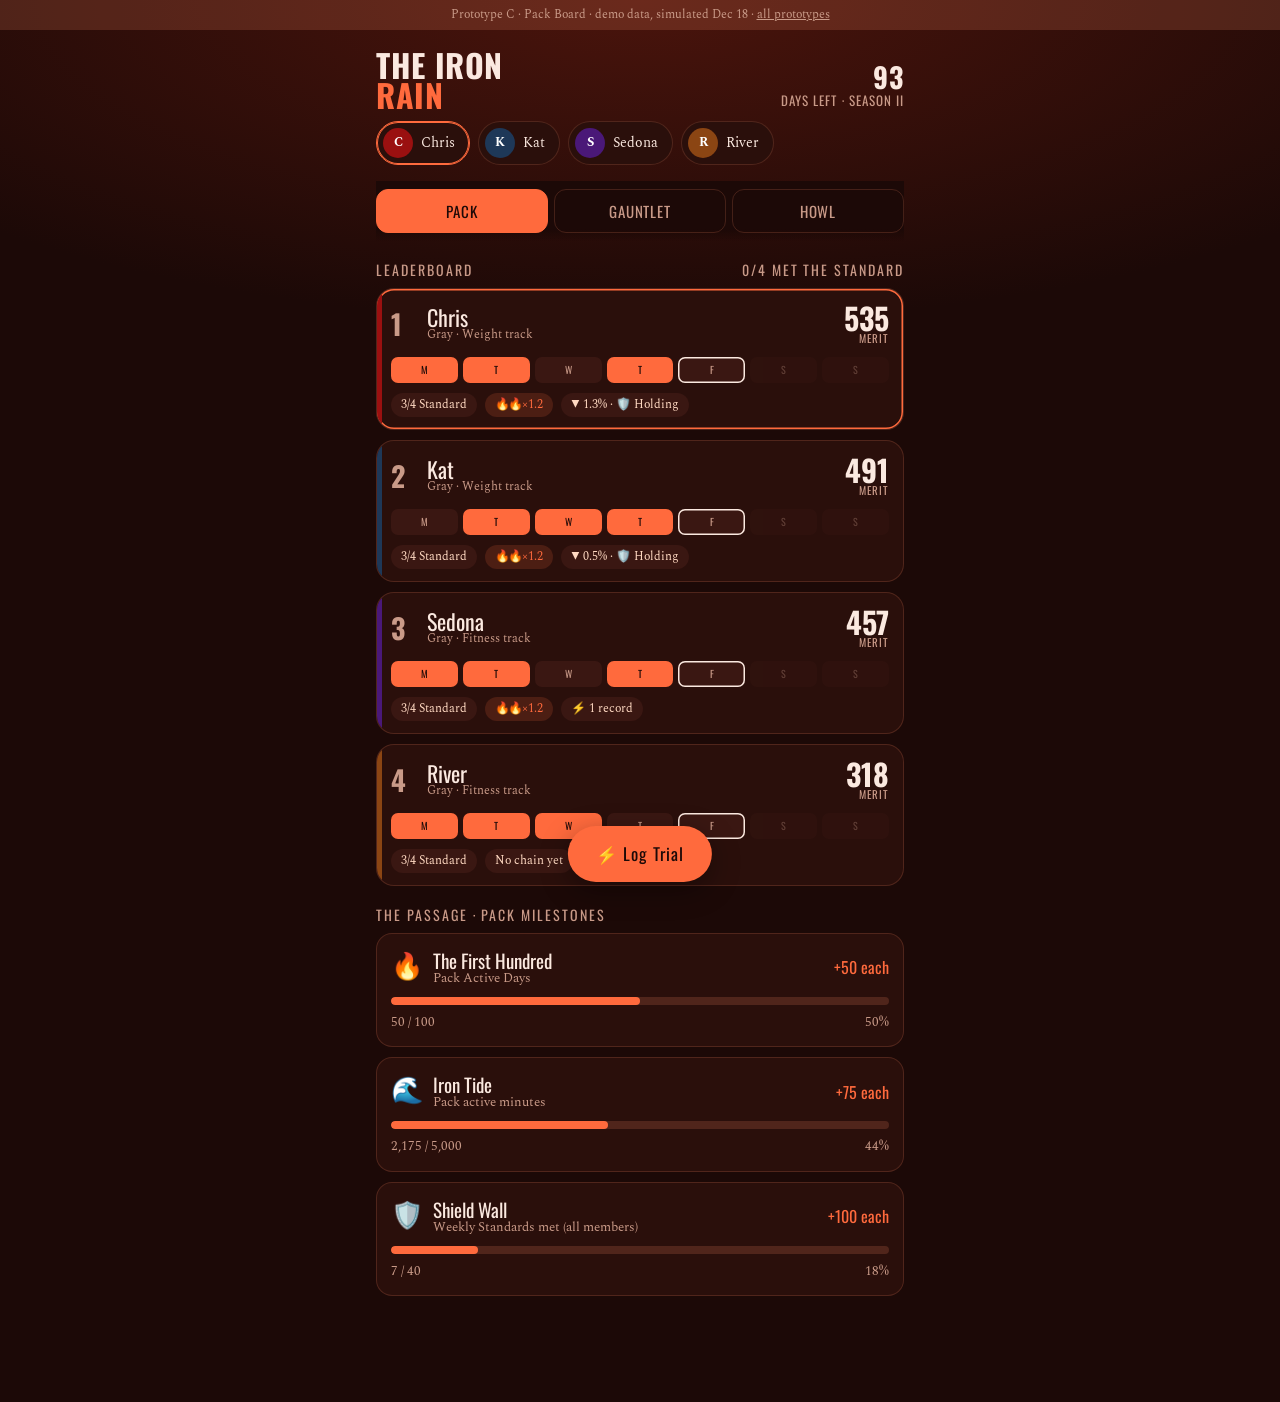
<file: prototypes/c-mars.html>
<!DOCTYPE html>
<html lang="en">
<head>
<meta charset="utf-8">
<meta name="viewport" content="width=device-width, initial-scale=1, viewport-fit=cover">
<meta name="theme-color" content="#1c0907">
<title>Iron Rain · Pack Board</title>
<link rel="preconnect" href="https://fonts.googleapis.com">
<link rel="preconnect" href="https://fonts.gstatic.com" crossorigin>
<link href="https://fonts.googleapis.com/css2?family=Oswald:wght@400;500;700&family=Spectral:ital,wght@0,400;0,600;1,400&display=swap" rel="stylesheet">
<style>
:root {
  --bg: #1c0907; --panel: #2a0f0b; --panel2: #3a1712; --ink: #fbe9e0; --ink2: #ffd9c2; --muted: #c99a88;
  --line: rgba(255,140,100,.18); --accent: #ff6a3d; --accent-soft: rgba(255,106,61,.16); --on-accent: #1c0907;
  --fh: 'Oswald', 'Arial Narrow', sans-serif; --fb: 'Spectral', Georgia, serif;
}
* { box-sizing: border-box; margin: 0; padding: 0; -webkit-tap-highlight-color: transparent; }
html { -webkit-text-size-adjust: 100%; }
body { background: var(--bg); color: var(--ink); font-family: var(--fb); font-size: 16px; line-height: 1.5; min-height: 100vh;
  padding: env(safe-area-inset-top) env(safe-area-inset-right) calc(96px + env(safe-area-inset-bottom)) env(safe-area-inset-left); }
button { font: inherit; color: inherit; cursor: pointer; border: 0; background: none; }
.wrap { max-width: 560px; margin: 0 auto; padding: 0 16px; }
.proto-bar { font-family: var(--fb); font-size: 12px; text-align: center; padding: 6px 16px; background: var(--line); color: var(--muted); }
.proto-bar a { color: inherit; }

/* member switcher */
.members { display: flex; gap: 8px; overflow-x: auto; padding: 4px 0 2px; scrollbar-width: none; }
.members::-webkit-scrollbar { display: none; }
.mchip { flex: 0 0 auto; min-height: 44px; padding: 0 14px 0 6px; border-radius: 999px; display: flex; align-items: center; gap: 8px;
  border: 1px solid var(--line); background: var(--panel); font-size: 14px; }
.mchip .dot { width: 30px; height: 30px; border-radius: 50%; display: grid; place-items: center; color: #fff; font-weight: 700; font-size: 13px; }
.mchip.on { border-color: var(--accent); box-shadow: 0 0 0 1px var(--accent) inset; }

/* FAB */
.fab { position: fixed; left: 50%; transform: translateX(-50%); bottom: calc(18px + env(safe-area-inset-bottom)); z-index: 40;
  min-height: 56px; padding: 0 28px; border-radius: 999px; background: var(--accent); color: var(--on-accent);
  font-family: var(--fh); font-size: 17px; letter-spacing: .06em; box-shadow: 0 8px 28px rgba(0,0,0,.35); display: flex; align-items: center; gap: 10px; }

/* modal */
.modal-back { position: fixed; inset: 0; background: rgba(0,0,0,.55); z-index: 100; display: flex; align-items: flex-end; justify-content: center; animation: fade .15s; }
.modal { width: 100%; max-width: 560px; max-height: 92vh; overflow-y: auto; background: var(--panel); color: var(--ink);
  border-radius: 20px 20px 0 0; padding: 16px 16px calc(20px + env(safe-area-inset-bottom)); animation: up .22s ease-out; }
@keyframes up { from { transform: translateY(40px); opacity: .4 } }
@keyframes fade { from { opacity: 0 } }
.modal-head { display: flex; align-items: center; justify-content: space-between; margin-bottom: 8px; }
.modal-title { font-family: var(--fh); font-size: 19px; }
.modal-x { width: 44px; height: 44px; font-size: 28px; color: var(--muted); }
.fld { display: block; font-size: 12px; letter-spacing: .1em; text-transform: uppercase; color: var(--muted); margin: 14px 0 8px; }
.fld small { text-transform: none; letter-spacing: 0; opacity: .8; }
.min-val { color: var(--ink); font-weight: 600; letter-spacing: 0; text-transform: none; font-size: 14px; margin-left: 6px; }
.act-grid { display: grid; grid-template-columns: repeat(3, 1fr); gap: 8px; }
.act-group { grid-column: 1 / -1; font-size: 11px; color: var(--muted); letter-spacing: .12em; text-transform: uppercase; margin-top: 4px; }
.act-btn { min-height: 52px; border-radius: 12px; border: 1px solid var(--line); background: var(--panel2); display: flex; align-items: center; gap: 6px; justify-content: center; font-size: 14px; }
.act-btn.on, .int-btn.on { border-color: var(--accent); background: var(--accent-soft); }
.act-ico { font-size: 18px; }
.min-range { width: 100%; height: 44px; accent-color: var(--accent); }
.int-row { display: grid; grid-template-columns: repeat(3, 1fr); gap: 8px; }
.int-btn { min-height: 52px; border-radius: 12px; border: 1px solid var(--line); background: var(--panel2); display: flex; flex-direction: column; align-items: center; justify-content: center; font-size: 15px; }
.int-btn small { font-size: 11px; color: var(--muted); }
.lbs-input { width: 100%; min-height: 48px; border-radius: 12px; border: 1px solid var(--line); background: var(--panel2); color: var(--ink); padding: 0 14px; font-size: 17px; }
.log-preview { margin: 18px 0 12px; text-align: center; font-size: 15px; color: var(--muted); }
.log-preview b { font-family: var(--fh); font-size: 34px; color: var(--accent); margin-right: 4px; }
.log-preview-sub { font-size: 12px; }
.btn-primary { width: 100%; min-height: 54px; border-radius: 14px; background: var(--accent); color: var(--on-accent); font-family: var(--fh); font-size: 18px; letter-spacing: .06em; }

/* toast */
.toast { position: fixed; left: 50%; top: calc(14px + env(safe-area-inset-top)); transform: translate(-50%, -140%); z-index: 200; background: var(--ink); color: var(--bg);
  padding: 12px 18px; border-radius: 12px; font-size: 14px; max-width: calc(100% - 32px); transition: transform .25s; box-shadow: 0 6px 24px rgba(0,0,0,.3); }
.toast.show { transform: translate(-50%, 0); }

/* shared bits */
.bar { height: 8px; border-radius: 99px; background: var(--line); overflow: hidden; }
.bar > i { display: block; height: 100%; border-radius: 99px; background: var(--accent); }
.habit { width: 100%; min-height: 48px; display: flex; align-items: center; gap: 12px; padding: 0 4px; text-align: left; font-size: 15px; }
.habit .box { width: 26px; height: 26px; border-radius: 8px; border: 2px solid var(--line); display: grid; place-items: center; font-size: 15px; flex: 0 0 auto; }
.habit.on .box { background: var(--accent); border-color: var(--accent); color: var(--on-accent); }
.habit .pts { margin-left: auto; font-size: 12px; color: var(--muted); }
.ledger-row { display: flex; gap: 10px; padding: 10px 0; border-top: 1px solid var(--line); font-size: 14px; }
.ledger-row:first-child { border-top: 0; }
.ledger-row .ld { width: 52px; color: var(--muted); font-size: 12px; flex: 0 0 auto; padding-top: 2px; }
.ledger-row .ll { flex: 1; }
.ledger-row .lp { font-weight: 700; color: var(--accent); }
.tag { display: inline-block; font-size: 11px; padding: 2px 8px; border-radius: 99px; background: var(--accent-soft); color: var(--ink2); letter-spacing: .04em; }

body { background: radial-gradient(120% 60% at 50% 0%, #4a140c 0%, #1c0907 60%) fixed, #1c0907; }
header { padding: 20px 0 6px; display: flex; justify-content: space-between; align-items: flex-end; }
.brand { font-family: var(--fh); font-weight: 700; font-size: 32px; line-height: .95; letter-spacing: .02em; text-transform: uppercase; }
.brand span { color: var(--accent); }
.count { text-align: right; font-family: var(--fh); font-size: 13px; color: var(--muted); text-transform: uppercase; letter-spacing: .08em; }
.count b { display: block; font-size: 28px; color: var(--ink); line-height: 1; }
.tabs { display: flex; gap: 6px; margin: 14px 0 4px; position: sticky; top: 0; z-index: 20; padding: 8px 0; background: linear-gradient(var(--bg) 80%, transparent); }
.tab { flex: 1; min-height: 44px; border-radius: 12px; font-family: var(--fh); font-size: 15px; letter-spacing: .06em; text-transform: uppercase; color: var(--muted); border: 1px solid var(--line); }
.tab.on { background: var(--accent); color: var(--on-accent); border-color: var(--accent); }
.h2 { font-family: var(--fh); font-size: 14px; letter-spacing: .14em; text-transform: uppercase; color: var(--muted); margin: 18px 0 8px; display: flex; justify-content: space-between; }
.pcard { position: relative; overflow: hidden; border-radius: 18px; padding: 14px 14px 12px; margin-bottom: 10px; background: var(--panel); border: 1px solid var(--line); }
.pcard::before { content: ''; position: absolute; left: 0; top: 0; bottom: 0; width: 5px; background: var(--house); }
.pcard.me { box-shadow: 0 0 0 1.5px var(--accent) inset; }
.ptop { display: flex; align-items: center; gap: 12px; }
.ppos { font-family: var(--fh); font-size: 28px; font-weight: 700; color: var(--muted); width: 24px; }
.pname { flex: 1; font-family: var(--fh); font-size: 22px; line-height: 1.05; }
.pname small { display: block; font-family: var(--fb); font-size: 12px; color: var(--muted); }
.ppts { font-family: var(--fh); font-size: 30px; font-weight: 700; text-align: right; line-height: 1; }
.ppts small { display: block; font-size: 11px; color: var(--muted); letter-spacing: .1em; font-weight: 400; }
.pips { display: grid; grid-template-columns: repeat(7, 1fr); gap: 5px; margin-top: 12px; }
.pip { height: 26px; border-radius: 7px; background: var(--panel2); display: grid; place-items: center; font-size: 10px; color: var(--muted); font-family: var(--fh); }
.pip.act { background: var(--accent); color: var(--on-accent); }
.pip.part { background: rgba(255,106,61,.35); color: var(--ink); }
.pip.today { box-shadow: 0 0 0 1.5px var(--ink) inset; }
.pip.fut { opacity: .35; }
.pfoot { display: flex; gap: 8px; flex-wrap: wrap; margin-top: 10px; }
.chip { font-size: 12px; padding: 3px 10px; border-radius: 99px; background: var(--panel2); color: var(--ink2); }
.chip.hot { background: var(--accent-soft); color: var(--accent); }
.flames { letter-spacing: -2px; }
.gcard { background: var(--panel); border: 1px solid var(--line); border-radius: 16px; padding: 14px; margin-bottom: 10px; }
.gtop { display: flex; gap: 10px; align-items: center; }
.gic { font-size: 26px; }
.gname { flex: 1; font-family: var(--fh); font-size: 19px; line-height: 1.1; }
.gname small { display: block; font-family: var(--fb); font-size: 13px; color: var(--muted); }
.grew { font-family: var(--fh); color: var(--accent); font-size: 16px; }
.grow { display: grid; grid-template-columns: 64px 1fr 54px; gap: 8px; align-items: center; font-size: 13px; margin-top: 8px; }
.grow .v { text-align: right; color: var(--muted); font-variant-numeric: tabular-nums; }
.win { margin-top: 10px; font-size: 13px; color: var(--accent); }
.howl { display: flex; gap: 10px; padding: 12px 0; border-top: 1px solid var(--line); }
.howl:first-child { border-top: 0; }
.hav { width: 36px; height: 36px; border-radius: 50%; display: grid; place-items: center; color: #fff; font-weight: 700; flex: 0 0 auto; }
.hbody { flex: 1; font-size: 15px; }
.hbody b { font-family: var(--fh); font-weight: 500; letter-spacing: .03em; }
.hbody small { color: var(--muted); font-size: 12px; margin-left: 6px; }
.compose { display: flex; gap: 8px; margin-bottom: 8px; }
.compose input { flex: 1; min-height: 48px; border-radius: 12px; border: 1px solid var(--line); background: var(--panel2); color: var(--ink); padding: 0 14px; font-size: 16px; font-family: var(--fb); }
.compose button { min-width: 72px; border-radius: 12px; background: var(--accent); color: var(--on-accent); font-family: var(--fh); letter-spacing: .06em; }
.whoami { font-size: 13px; color: var(--muted); margin-top: 10px; }
</style>
</head>
<body>
<div class="proto-bar">Prototype C · Pack Board · demo data, simulated Dec 18 · <a href="index.html">all prototypes</a></div>
<div class="wrap">
  <header><div class="brand">The Iron<br><span>Rain</span></div><div class="count" id="count"></div></header>
  <div class="members" id="members"></div>
  <div class="tabs" id="tabs"></div>
  <div id="main"></div>
</div>
<button class="fab" id="fab" type="button">⚡ Log Trial</button>
<script>
/* ============================================================
   THE IRON RAIN — shared prototype engine (Merit scoring + demo data)
   Prototype only: in-memory state, simulated "today" mid-season.
   ============================================================ */

// ---------- DOM helpers (no innerHTML with data, no inline handlers) ----------
function h(tag, attrs) {
  const el = document.createElement(tag);
  if (attrs) for (const k in attrs) {
    const v = attrs[k];
    if (v == null || v === false) continue;
    if (k === 'class') el.className = v;
    else if (k === 'style') el.style.cssText = v;
    else if (k.slice(0, 2) === 'on') el.addEventListener(k.slice(2), v);
    else el.setAttribute(k, v === true ? '' : v);
  }
  for (let i = 2; i < arguments.length; i++) appendKids(el, arguments[i]);
  return el;
}
function appendKids(el, c) {
  if (c == null || c === false) return;
  if (Array.isArray(c)) { c.forEach(x => appendKids(el, x)); return; }
  el.appendChild(typeof c === 'object' ? c : document.createTextNode(String(c)));
}
const SVGNS = 'http://www.w3.org/2000/svg';
function s(tag, attrs) {
  const el = document.createElementNS(SVGNS, tag);
  if (attrs) for (const k in attrs) if (attrs[k] != null) el.setAttribute(k, attrs[k]);
  for (let i = 2; i < arguments.length; i++) appendKids(el, arguments[i]);
  return el;
}
function clear(el) { while (el.firstChild) el.removeChild(el.firstChild); return el; }

// ---------- Date helpers (YYYY-MM-DD strings, UTC math = no drift) ----------
function toD(k) { const p = k.split('-'); return new Date(Date.UTC(+p[0], +p[1] - 1, +p[2])); }
function toK(d) { return d.toISOString().slice(0, 10); }
function addDays(k, n) { const d = toD(k); d.setUTCDate(d.getUTCDate() + n); return toK(d); }
function dow(k) { return (toD(k).getUTCDay() + 6) % 7; } // 0 = Monday
function weekKey(k) { return addDays(k, -dow(k)); }
function daysBetween(a, b) { return Math.round((toD(b) - toD(a)) / 86400000); }
function range(a, b) { const out = []; for (let k = a; k <= b; k = addDays(k, 1)) out.push(k); return out; }
const MONTHS = ['Jan','Feb','Mar','Apr','May','Jun','Jul','Aug','Sep','Oct','Nov','Dec'];
const DOWS = ['Mon','Tue','Wed','Thu','Fri','Sat','Sun'];
function fmtShort(k) { const d = toD(k); return MONTHS[d.getUTCMonth()] + ' ' + d.getUTCDate(); }
function fmtDow(k) { return DOWS[dow(k)] + ' ' + fmtShort(k); }

// ---------- Season config ----------
const SEASON = { name: 'Season II', start: '2026-12-01', end: '2027-03-21', today: '2026-12-18' };
const HOLIDAY_HOLD = { start: '2026-12-01', end: '2027-01-04', tolerancePct: 0.5, reward: 100 };

const RULES = {
  activeDayMin: 20,   // minutes for a day to count as an Active Day
  activeDay: 10,      // Merit per Active Day
  standardDays: 4,    // Active Days per week to meet the Weekly Standard
  standard: 40,       // Merit for meeting the Standard
  chainStep: 0.10,    // +10% multiplier per consecutive Standard week
  chainMax: 5,        // up to ×1.5
  effortCap: 20,      // daily cap on effort Merit
  weighIn: 5,         // Merit for weighing in (once per week)
  stepPct: 0.5,       // progress credited in 0.5% steps of starting weight
  stepPts: 25,        // Merit per 0.5% step
  weeklyPctCap: 1.0,  // max % credited per week (rewards healthy pace)
  milestones: [[5, 100, 'Five Down'], [10, 150, 'Double Digits'], [15, 200, 'Reforged']],
  habit: 2,           // Merit per daily habit
  habitsMax: 3,
  pr: 25,             // Fitness track: Merit per personal record
  prWeeklyMax: 2,
};
const INTENSITY = { easy: { label: 'Easy', rate: 1 }, steady: { label: 'Steady', rate: 2 }, hard: { label: 'Hard', rate: 3 } };

const ACTIVITIES = [
  { id: 'tread', name: 'Tread', full: 'Peloton Tread', icon: '🏃', group: 'Peloton' },
  { id: 'bike', name: 'Bike', full: 'Peloton Bike', icon: '🚴', group: 'Peloton' },
  { id: 'strength', name: 'Strength', full: 'Peloton Strength', icon: '🏋️', group: 'Peloton' },
  { id: 'yoga', name: 'Yoga', full: 'Yoga / Stretch', icon: '🧘', group: 'Peloton' },
  { id: 'bootcamp', name: 'Bootcamp', full: 'Peloton Bootcamp', icon: '🔥', group: 'Peloton' },
  { id: 'run', name: 'Run', full: 'Outdoor Run', icon: '👟', group: 'Outside' },
  { id: 'walk', name: 'Walk', full: 'Walk', icon: '🚶', group: 'Outside' },
  { id: 'hike', name: 'Hike', full: 'Hike', icon: '⛰️', group: 'Outside' },
  { id: 'ride', name: 'Ride', full: 'Outdoor Ride', icon: '🚵', group: 'Outside' },
  { id: 'swim', name: 'Swim', full: 'Swim', icon: '🏊', group: 'Outside' },
  { id: 'sport', name: 'Sport', full: 'Sport / Pickleball', icon: '🏓', group: 'Outside' },
];
const ACT = {}; ACTIVITIES.forEach(a => ACT[a.id] = a);

const RANKS = [
  { name: 'Red', min: 0, color: '#b3261e' },
  { name: 'Gray', min: 250, color: '#7a7f87' },
  { name: 'Obsidian', min: 600, color: '#2c3e57' },
  { name: 'Copper', min: 1000, color: '#a0572a' },
  { name: 'Silver', min: 1500, color: '#a8b0bb' },
  { name: 'Gold', min: 2100, color: '#c9a227' },
  { name: 'Peerless', min: 2800, color: '#e8c547' },
];
function rankFor(m) { let r = RANKS[0], next = null; for (let i = 0; i < RANKS.length; i++) { if (m >= RANKS[i].min) { r = RANKS[i]; next = RANKS[i + 1] || null; } } return { rank: r, next }; }

// ---------- Members (demo) ----------
const MEMBERS = [
  { id: 'chris', name: 'Chris', title: 'Primus', house: '#9a1010', track: 'weight', share: true, goalPct: 10,
    habits: ['8k steps', 'Protein first', 'No late snacks'], coach: 'Sevro' },
  { id: 'kat', name: 'Kat', title: 'Obsidian', house: '#1e3858', track: 'weight', share: true, goalPct: 8,
    habits: ['Water 80oz', '8k steps', 'Sleep 7h'], coach: 'Mustang' },
  { id: 'sedona', name: 'Sedona', title: 'Violet', house: '#4a1878', track: 'fitness', share: false,
    habits: ['Stretch', 'Water', 'Screens off 9pm'], coach: 'Mustang' },
  { id: 'river', name: 'River', title: 'Copper', house: '#8b4513', track: 'fitness', share: false,
    habits: ['Outside 30m', 'Water', 'Veggies'], coach: 'Ragnar' },
];
const MEM = {}; MEMBERS.forEach(m => MEM[m.id] = m);

// ---------- State ----------
const S = { workouts: [], weighins: [], habits: {}, prs: [], howls: [], me: 'chris' };
let _id = 1; function nid() { return 'x' + (_id++); }

function mulberry32(a) { return function () { a |= 0; a = a + 0x6D2B79F5 | 0; let t = Math.imul(a ^ a >>> 15, 1 | a); t = t + Math.imul(t ^ t >>> 7, 61 | t) ^ t; return ((t ^ t >>> 14) >>> 0) / 4294967296; }; }

function seedDemo() {
  const P = {
    chris:  { seed: 11, active: 0.78, min: [30, 60], hard: 0.35, acts: ['tread', 'bike', 'strength', 'walk', 'tread', 'bike'], start: 214.0, rate: 0.21, weigh: 0.85, hab: 0.7 },
    kat:    { seed: 23, active: 0.66, min: [25, 50], hard: 0.25, acts: ['bike', 'yoga', 'strength', 'walk', 'hike', 'bike'], start: 158.0, rate: 0.07, weigh: 0.45, hab: 0.8 },
    sedona: { seed: 37, active: 0.55, min: [20, 45], hard: 0.2, acts: ['yoga', 'bike', 'walk', 'sport', 'tread'], pr: 0.06, hab: 0.6 },
    river:  { seed: 41, active: 0.6, min: [20, 50], hard: 0.4, acts: ['ride', 'run', 'sport', 'bike', 'hike'], pr: 0.08, hab: 0.5 },
  };
  const days = range(SEASON.start, addDays(SEASON.today, -1));
  MEMBERS.forEach(m => {
    const p = P[m.id], r = mulberry32(p.seed);
    S.habits[m.id] = {};
    days.forEach((d, i) => {
      const weekend = dow(d) >= 5;
      if (r() < p.active + (weekend ? 0.08 : 0)) {
        const n = r() < 0.15 ? 2 : 1;
        for (let j = 0; j < n; j++) {
          const act = p.acts[Math.floor(r() * p.acts.length)];
          const min = Math.round((p.min[0] + r() * (p.min[1] - p.min[0])) / 5) * 5;
          const intensity = r() < p.hard ? 'hard' : (r() < 0.6 ? 'steady' : 'easy');
          S.workouts.push({ id: nid(), member: m.id, date: d, act, min, intensity });
        }
      }
      S.habits[m.id][d] = m.habits.map(() => r() < p.hab);
      if (p.start && r() < p.weigh) {
        const lbs = p.start - p.rate * i + (r() - 0.5) * 1.6;
        S.weighins.push({ id: nid(), member: m.id, date: d, lbs: Math.round(lbs * 10) / 10 });
      }
      if (p.pr && r() < p.pr) {
        const labels = { sedona: ['Bike 20-min output PR', 'Longest yoga hold', 'Tread 1-mile PR'], river: ['Fastest mile', 'Longest ride', 'Bike output PR'] }[m.id];
        S.prs.push({ id: nid(), member: m.id, date: d, label: labels[Math.floor(r() * labels.length)] });
      }
    });
    // make sure the start weigh-in exists on day one
    if (p.start && !S.weighins.some(w => w.member === m.id && w.date === SEASON.start))
      S.weighins.push({ id: nid(), member: m.id, date: SEASON.start, lbs: p.start });
  });
  S.howls = [
    { member: 'river', date: '2026-12-17', text: 'Hiked Pinnacle Peak before school. Who else is up before the sun?' },
    { member: 'kat', date: '2026-12-17', text: 'Chain at ×1.2. Do not touch my chain.' },
    { member: 'chris', date: '2026-12-16', text: 'Tread hill climb nearly broke me. Worth it.' },
    { member: 'sedona', date: '2026-12-15', text: 'New bike PR 🚴 — somebody tell River.' },
  ];
}

// ---------- Scoring ----------
function score(mid) {
  const m = MEM[mid], today = SEASON.today;
  const ledger = [];
  const add = (date, cat, label, pts) => { if (pts) ledger.push({ date, cat, label, pts }); };

  // Day info
  const day = {};
  S.workouts.filter(w => w.member === mid && w.date >= SEASON.start && w.date <= today)
    .sort((a, b) => a.date < b.date ? -1 : 1)
    .forEach(w => {
      const d = day[w.date] || (day[w.date] = { min: 0, effort: 0, list: [] });
      d.min += w.min; d.list.push(w);
      const raw = Math.round(w.min / 10 * INTENSITY[w.intensity].rate);
      const pts = Math.max(0, Math.min(raw, RULES.effortCap - d.effort));
      d.effort += pts;
      add(w.date, 'effort', ACT[w.act].full + ' · ' + w.min + ' min ' + INTENSITY[w.intensity].label.toLowerCase(), pts);
    });

  // Weeks, consistency, chain
  const weeks = [];
  let chain = 0;
  for (let wk = weekKey(SEASON.start); wk <= today; wk = addDays(wk, 7)) {
    const wEnd = addDays(wk, 6), complete = wEnd < today;
    const ds = range(wk, wEnd).filter(d => d >= SEASON.start && d <= today);
    let active = 0, stdDate = null, base = 0;
    ds.forEach(d => {
      const di = day[d];
      if (di && di.min >= RULES.activeDayMin) {
        active++; add(d, 'consistency', 'Active Day', RULES.activeDay); base += RULES.activeDay;
        if (active === RULES.standardDays) { stdDate = d; add(d, 'consistency', 'Weekly Standard met', RULES.standard); base += RULES.standard; }
      }
      if (di) base += di.effort;
      const hb = (S.habits[mid] || {})[d];
      if (hb) { const n = Math.min(hb.filter(Boolean).length, RULES.habitsMax); add(d, 'habits', 'Habits ' + n + '/' + m.habits.length, n * RULES.habit); }
    });
    const mult = 1 + RULES.chainStep * chain;
    const bonus = Math.round(base * (mult - 1));
    add(complete ? wEnd : today, 'consistency', 'Chain bonus ×' + mult.toFixed(1) + (complete ? '' : ' (so far)'), bonus);
    weeks.push({ key: wk, end: wEnd, complete, active, standard: !!stdDate, chainIn: chain, mult, days: ds });
    if (complete) chain = stdDate ? Math.min(chain + 1, RULES.chainMax) : Math.max(chain - 1, 0);
  }
  const curWeek = weeks[weeks.length - 1];
  const chainNow = curWeek.chainIn + (curWeek.standard ? 1 : 0) > RULES.chainMax ? RULES.chainMax : curWeek.chainIn;

  // Progress — weight track
  let weight = null;
  if (m.track === 'weight') {
    const ws = S.weighins.filter(w => w.member === mid && w.date >= SEASON.start && w.date <= today).sort((a, b) => a.date < b.date ? -1 : 1);
    if (ws.length) {
      const start = ws[0].lbs; let trend = start, low = start, credited = 0, wkSeen = {}, wkStartCredit = {};
      const series = [];
      ws.forEach(w => {
        trend = trend + 0.3 * (w.lbs - trend);
        low = Math.min(low, trend);
        series.push({ date: w.date, lbs: w.lbs, trend });
        const wk = weekKey(w.date);
        if (!wkSeen[wk]) { wkSeen[wk] = 1; wkStartCredit[wk] = credited; add(w.date, 'progress', 'Weekly weigh-in', RULES.weighIn); }
        const actual = (start - low) / start * 100;
        const allowed = wkStartCredit[wk] + RULES.weeklyPctCap;
        const target = Math.floor(Math.min(actual, allowed) / RULES.stepPct) * RULES.stepPct;
        if (target > credited) {
          const steps = Math.round((target - credited) / RULES.stepPct);
          add(w.date, 'progress', 'New low on trend · ' + target.toFixed(1) + '% down', steps * RULES.stepPts);
          RULES.milestones.forEach(ms => { if (credited < ms[0] && target >= ms[0]) add(w.date, 'progress', 'Milestone: ' + ms[2] + ' (' + ms[0] + '%)', ms[1]); });
          credited = target;
        }
      });
      const pctLost = (start - trend) / start * 100;
      const goalLbs = start * (1 - (m.goalPct || 10) / 100);
      const holdOk = trend <= start * (1 + HOLIDAY_HOLD.tolerancePct / 100);
      const weeksIn = Math.max(1, daysBetween(SEASON.start, today) / 7);
      weight = { start, trend, low, pctLost, credited, series, goalLbs, holdOk, pacePct: pctLost / weeksIn };
    }
  } else {
    // Fitness track — personal records
    const byWk = {};
    S.prs.filter(p => p.member === mid && p.date >= SEASON.start && p.date <= today).sort((a, b) => a.date < b.date ? -1 : 1).forEach(p => {
      const wk = weekKey(p.date); byWk[wk] = (byWk[wk] || 0) + 1;
      if (byWk[wk] <= RULES.prWeeklyMax) add(p.date, 'progress', 'Personal record · ' + p.label, RULES.pr);
    });
  }

  // Aggregates
  const cats = { consistency: 0, effort: 0, progress: 0, habits: 0 };
  let total = 0; const byDate = {}, byWeek = {};
  ledger.forEach(e => { cats[e.cat] += e.pts; total += e.pts; byDate[e.date] = (byDate[e.date] || 0) + e.pts; const wk = weekKey(e.date); byWeek[wk] = (byWeek[wk] || 0) + e.pts; });
  ledger.sort((a, b) => a.date < b.date ? 1 : a.date > b.date ? -1 : 0);
  const activeDays = Object.keys(day).filter(d => day[d].min >= RULES.activeDayMin);
  const totalMin = Object.keys(day).reduce((a, d) => a + day[d].min, 0);
  const prs = S.prs.filter(p => p.member === mid && p.date <= today).length;
  return { m, total, cats, ledger, day, weeks, curWeek, chain: curWeek.chainIn, chainNow, weight, byDate, byWeek, activeDays, totalMin, prs, rank: rankFor(total) };
}
function scoreAll() { const o = {}; MEMBERS.forEach(m => o[m.id] = score(m.id)); return o; }

// ---------- Gauntlet (individual, consistency-first) & Passage (pack) ----------
function gauntlet(all) {
  const count = (sc, fn) => sc.activeDays.filter(fn).length;
  return [
    { id: 'iron-dec', icon: '🗓️', name: 'Iron December', desc: '20 Active Days in December', goal: 20, reward: 150, val: sc => count(sc, d => d.slice(0, 7) === '2026-12') },
    { id: 'chain5', icon: '⛓️', name: 'Unbreakable Chain', desc: 'Reach a ×1.5 chain (5 straight Standard weeks)', goal: 5, reward: 200, val: sc => sc.chain + (sc.curWeek.standard ? 1 : 0) },
    { id: 'steed', icon: '🐎', name: 'Steed & Tread', desc: 'Use both the Bike and the Tread in 3 different weeks', goal: 3, reward: 100, val: sc => sc.weeks.filter(w => { const ws = S.workouts.filter(x => x.member === sc.m.id && weekKey(x.date) === w.key); return ws.some(x => x.act === 'bike') && ws.some(x => x.act === 'tread'); }).length },
    { id: 'walls', icon: '🏜️', name: 'Beyond the Walls', desc: '8 outdoor sessions (run, walk, hike, ride, swim, sport)', goal: 8, reward: 100, val: sc => S.workouts.filter(x => x.member === sc.m.id && x.date <= SEASON.today && ACT[x.act].group === 'Outside').length },
    { id: 'thousand', icon: '⏱️', name: 'The Thousand', desc: '1,000 active minutes this season', goal: 1000, reward: 150, val: sc => sc.totalMin },
  ].map(c => { const rows = MEMBERS.map(m => ({ m, v: Math.min(c.val(all[m.id]), c.goal) })).sort((a, b) => b.v - a.v); return Object.assign(c, { rows, winner: rows[0].v >= c.goal ? rows[0].m : null }); });
}
function passage(all) {
  const packDays = MEMBERS.reduce((a, m) => a + all[m.id].activeDays.length, 0);
  const packMin = MEMBERS.reduce((a, m) => a + all[m.id].totalMin, 0);
  const packStd = MEMBERS.reduce((a, m) => a + all[m.id].weeks.filter(w => w.standard).length, 0);
  return [
    { icon: '🔥', name: 'The First Hundred', desc: 'Pack Active Days', val: packDays, goal: 100, reward: '+50 each' },
    { icon: '🌊', name: 'Iron Tide', desc: 'Pack active minutes', val: packMin, goal: 5000, reward: '+75 each' },
    { icon: '🛡️', name: 'Shield Wall', desc: 'Weekly Standards met (all members)', val: packStd, goal: 40, reward: '+100 each' },
  ];
}

// ---------- Badges ----------
function badges(sc) {
  const wkCount = S.weighins.filter(w => w.member === sc.m.id).map(w => weekKey(w.date)).filter((v, i, a) => a.indexOf(v) === i).length;
  const list = [
    { icon: '🌧️', name: 'First Rain', desc: 'Log your first trial', v: sc.activeDays.length, tiers: [1, 25, 75] },
    { icon: '⛓️', name: 'Unbroken', desc: 'Standard weeks met', v: sc.weeks.filter(w => w.standard).length, tiers: [1, 6, 14] },
    { icon: '🐎', name: 'Steed Master', desc: 'Bike sessions', v: S.workouts.filter(w => w.member === sc.m.id && w.act === 'bike').length, tiers: [5, 25, 60] },
    { icon: '🏃', name: 'Treadborn', desc: 'Tread sessions', v: S.workouts.filter(w => w.member === sc.m.id && w.act === 'tread').length, tiers: [5, 25, 60] },
    { icon: '🏜️', name: 'Wanderer', desc: 'Outdoor sessions', v: S.workouts.filter(w => w.member === sc.m.id && ACT[w.act].group === 'Outside').length, tiers: [5, 20, 50] },
  ];
  if (sc.m.track === 'weight') list.push({ icon: '⚖️', name: 'The Faithful Scale', desc: 'Weeks weighed in', v: wkCount, tiers: [2, 8, 16] });
  else list.push({ icon: '⚡', name: 'Record Breaker', desc: 'Personal records', v: sc.prs, tiers: [1, 5, 12] });
  return list.map(b => { const tier = b.tiers.filter(t => b.v >= t).length; return Object.assign(b, { tier, next: b.tiers[tier] || null }); });
}

// ---------- Coach line (static stand-in for the AI coach) ----------
function coachLine(sc) {
  const w = sc.curWeek, left = Math.max(0, RULES.standardDays - w.active), daysLeft = 6 - dow(SEASON.today);
  const voice = { Sevro: ['Listen, goodman.', 'Gorydamn, look at you.', 'Bloodydamn.'], Mustang: ['Steady.', 'Good.', 'Think it through.'], Ragnar: ['The ice remembers.', 'Strength is patience.', 'Walk with purpose.'] }[sc.m.coach];
  if (w.standard) return voice[1] + ' Standard met with ' + daysLeft + ' days to spare. Anything else this week is pure chain fuel.';
  if (left <= daysLeft + 1) return voice[0] + ' ' + left + ' more Active Day' + (left === 1 ? '' : 's') + ' to hold the chain at ×' + (1 + RULES.chainStep * (sc.chain + 1)).toFixed(1) + '. ' + (left === 1 ? 'Twenty minutes. That is all it costs.' : 'You have the days. Spend them.');
  return voice[2] + ' The Standard slipped this week — but the chain only drops one link. Show up tomorrow and it starts climbing again.';
}

// ---------- Modal, toast ----------
function toast(msg) {
  let t = document.getElementById('toast');
  if (!t) { t = h('div', { id: 'toast', class: 'toast' }); document.body.appendChild(t); }
  t.textContent = msg; t.classList.add('show');
  clearTimeout(t._t); t._t = setTimeout(() => t.classList.remove('show'), 3200);
}
function openModal(title, bodyEl, onClose) {
  const back = h('div', { class: 'modal-back' });
  const close = () => { back.remove(); if (onClose) onClose(); };
  back.addEventListener('click', e => { if (e.target === back) close(); });
  const card = h('div', { class: 'modal' },
    h('div', { class: 'modal-head' }, h('div', { class: 'modal-title' }, title), h('button', { class: 'modal-x', 'aria-label': 'Close', onclick: close }, '×')),
    bodyEl);
  back.appendChild(card); document.body.appendChild(back);
  return close;
}

// ---------- Log Trial form ----------
function openLog(onSaved) {
  const mid = S.me, m = MEM[mid];
  const f = { act: 'tread', min: 30, intensity: 'steady', lbs: '' };
  const before = score(mid).total;
  const preview = h('div', { class: 'log-preview' });
  const actGrid = h('div', { class: 'act-grid' });
  const groups = ['Peloton', 'Outside'];
  const actBtns = [];
  groups.forEach(g => {
    actGrid.appendChild(h('div', { class: 'act-group' }, g));
    ACTIVITIES.filter(a => a.group === g).forEach(a => {
      const b = h('button', { class: 'act-btn', type: 'button', onclick: () => { f.act = a.id; sync(); } }, h('span', { class: 'act-ico' }, a.icon), h('span', null, a.name));
      b._id = a.id; actBtns.push(b); actGrid.appendChild(b);
    });
  });
  const minVal = h('span', { class: 'min-val' });
  const minInput = h('input', { type: 'range', min: '5', max: '120', step: '5', value: '30', class: 'min-range', oninput: e => { f.min = +e.target.value; sync(); } });
  const intBtns = Object.keys(INTENSITY).map(k => { const b = h('button', { class: 'int-btn', type: 'button', onclick: () => { f.intensity = k; sync(); } }, INTENSITY[k].label, h('small', null, INTENSITY[k].rate + '/10 min')); b._id = k; return b; });
  const lbsInput = m.track === 'weight' ? h('input', { type: 'number', inputmode: 'decimal', step: '0.1', placeholder: 'optional', class: 'lbs-input', oninput: e => { f.lbs = e.target.value; sync(); } }) : null;

  function sync() {
    actBtns.forEach(b => b.classList.toggle('on', b._id === f.act));
    intBtns.forEach(b => b.classList.toggle('on', b._id === f.intensity));
    minVal.textContent = f.min + ' min';
    // preview score with a temp entry
    const tmp = { id: 'tmp', member: mid, date: SEASON.today, act: f.act, min: f.min, intensity: f.intensity };
    S.workouts.push(tmp);
    let tmpW = null; const lb = parseFloat(f.lbs);
    if (lbsInput && lb > 50 && lb < 500) { tmpW = { id: 'tmpw', member: mid, date: SEASON.today, lbs: lb }; S.weighins.push(tmpW); }
    const after = score(mid).total;
    S.workouts.pop(); if (tmpW) S.weighins.pop();
    clear(preview).appendChild(h('div', null, h('b', null, '+' + (after - before)), ' Merit'));
    preview.appendChild(h('div', { class: 'log-preview-sub' }, f.min < RULES.activeDayMin && !(score(mid).day[SEASON.today]) ? 'Under ' + RULES.activeDayMin + ' min — earns effort, not an Active Day' : 'Includes Active Day, effort, chain bonus & any Standard'));
  }
  const save = h('button', { class: 'btn-primary', type: 'button', onclick: () => {
    S.workouts.push({ id: nid(), member: mid, date: SEASON.today, act: f.act, min: f.min, intensity: f.intensity });
    const lb = parseFloat(f.lbs); if (lbsInput && lb > 50 && lb < 500) S.weighins.push({ id: nid(), member: mid, date: SEASON.today, lbs: lb });
    const gained = score(mid).total - before; close(); toast('+' + gained + ' Merit — ' + ACT[f.act].full + ' logged'); onSaved();
  } }, 'Log Trial');
  const body = h('div', { class: 'log-body' },
    h('label', { class: 'fld' }, 'Activity'), actGrid,
    h('label', { class: 'fld' }, 'Duration ', minVal), minInput,
    h('label', { class: 'fld' }, 'Intensity'), h('div', { class: 'int-row' }, intBtns),
    lbsInput ? [h('label', { class: 'fld' }, 'Weigh-in (lbs) ', h('small', null, 'private — only % is shared')), lbsInput] : null,
    preview, save);
  const close = openModal('Log a Trial · ' + fmtDow(SEASON.today), body);
  sync();
}

function toggleHabit(i, onDone) {
  const mid = S.me; const today = SEASON.today;
  const arr = S.habits[mid][today] || (S.habits[mid][today] = MEM[mid].habits.map(() => false));
  arr[i] = !arr[i]; toast((arr[i] ? '+' : '−') + RULES.habit + ' Merit · ' + MEM[mid].habits[i]); onDone();
}

seedDemo();


let TAB = 'pack';
const TABS = [['pack', 'Pack'], ['gauntlet', 'Gauntlet'], ['howl', 'Howl']];

function packCard(sc, pos) {
  const m = sc.m, wk = sc.curWeek;
  const pips = h('div', { class: 'pips' });
  range(wk.key, addDays(wk.key, 6)).forEach(d => {
    const di = sc.day[d];
    pips.appendChild(h('div', { class: 'pip' + (di && di.min >= RULES.activeDayMin ? ' act' : di ? ' part' : '') + (d === SEASON.today ? ' today' : '') + (d > SEASON.today ? ' fut' : '') }, DOWS[dow(d)][0]));
  });
  const progress = m.track === 'weight' ? (m.share && sc.weight ? '▼ ' + sc.weight.pctLost.toFixed(1) + '% · ' + (sc.weight.holdOk ? '🛡️ Holding' : '⚠️ Hold at risk') : '🔒 Progress private') : '⚡ ' + sc.prs + (sc.prs === 1 ? ' record' : ' records');
  return h('div', { class: 'pcard' + (m.id === S.me ? ' me' : ''), style: '--house:' + m.house },
    h('div', { class: 'ptop' }, h('div', { class: 'ppos' }, pos),
      h('div', { class: 'pname' }, m.name, h('small', null, sc.rank.rank.name + ' · ' + (m.track === 'weight' ? 'Weight track' : 'Fitness track'))),
      h('div', { class: 'ppts' }, sc.total, h('small', null, 'MERIT'))),
    pips,
    h('div', { class: 'pfoot' },
      h('span', { class: 'chip' + (wk.standard ? ' hot' : '') }, wk.standard ? '✦ Standard met' : wk.active + '/' + RULES.standardDays + ' Standard'),
      h('span', { class: 'chip' + (sc.chain >= 2 ? ' hot' : '') }, h('span', { class: 'flames' }, sc.chain ? '🔥'.repeat(sc.chain) + ' ' : ''), sc.chain ? '×' + wk.mult.toFixed(1) : 'No chain yet'),
      h('span', { class: 'chip' }, progress)));
}

function render() {
  const all = scoreAll();
  const left = daysBetween(SEASON.today, SEASON.end);
  clear(document.getElementById('count')).appendChild(h('div', null, h('b', null, left), 'days left · ' + SEASON.name));
  const mem = clear(document.getElementById('members'));
  MEMBERS.forEach(x => mem.appendChild(h('button', { class: 'mchip' + (x.id === S.me ? ' on' : ''), type: 'button', onclick: () => { S.me = x.id; render(); } },
    h('span', { class: 'dot', style: 'background:' + x.house }, x.name[0]), x.name)));
  const tabs = clear(document.getElementById('tabs'));
  TABS.forEach(t => tabs.appendChild(h('button', { class: 'tab' + (TAB === t[0] ? ' on' : ''), type: 'button', onclick: () => { TAB = t[0]; render(); } }, t[1])));
  const main = clear(document.getElementById('main'));

  if (TAB === 'pack') {
    const ranked = MEMBERS.map(m => all[m.id]).sort((a, b) => b.total - a.total);
    const metCount = ranked.filter(x => x.curWeek.standard).length;
    main.appendChild(h('div', { class: 'h2' }, h('span', null, 'Leaderboard'), h('span', null, metCount + '/' + ranked.length + ' met the Standard')));
    ranked.forEach((sc, i) => main.appendChild(packCard(sc, i + 1)));
    main.appendChild(h('div', { class: 'h2' }, h('span', null, 'The Passage · Pack Milestones')));
    passage(all).forEach(p => main.appendChild(h('div', { class: 'gcard' },
      h('div', { class: 'gtop' }, h('div', { class: 'gic' }, p.icon), h('div', { class: 'gname' }, p.name, h('small', null, p.desc)), h('div', { class: 'grew' }, p.reward)),
      h('div', { class: 'bar', style: 'margin-top:10px' }, h('i', { style: 'width:' + Math.min(100, p.val / p.goal * 100) + '%' })),
      h('div', { class: 'grow', style: 'grid-template-columns:1fr auto' }, h('span', { class: 'v', style: 'text-align:left' }, p.val.toLocaleString() + ' / ' + p.goal.toLocaleString()), h('span', { class: 'v' }, Math.round(p.val / p.goal * 100) + '%')))));
  }

  if (TAB === 'gauntlet') {
    main.appendChild(h('div', { class: 'h2' }, h('span', null, 'The Gauntlet · First to finish wins')));
    gauntlet(all).forEach(c => {
      const card = h('div', { class: 'gcard' }, h('div', { class: 'gtop' }, h('div', { class: 'gic' }, c.icon), h('div', { class: 'gname' }, c.name, h('small', null, c.desc)), h('div', { class: 'grew' }, '+' + c.reward)));
      c.rows.forEach(r => card.appendChild(h('div', { class: 'grow' }, h('span', null, r.m.name), h('div', { class: 'bar' }, h('i', { style: 'width:' + (r.v / c.goal * 100) + '%;background:' + r.m.house })), h('span', { class: 'v' }, r.v + '/' + c.goal))));
      if (c.winner) card.appendChild(h('div', { class: 'win' }, '🏆 Conquered by ' + c.winner.name));
      main.appendChild(card);
    });
  }

  if (TAB === 'howl') {
    const inp = h('input', { type: 'text', placeholder: 'Howl at the pack…', maxlength: '240', enterkeyhint: 'send' });
    const send = () => { const t = inp.value.trim(); if (!t) return; S.howls.unshift({ member: S.me, date: SEASON.today, text: t }); toast('Howl sent 🐺'); render(); };
    inp.addEventListener('keydown', e => { if (e.key === 'Enter') send(); });
    main.appendChild(h('div', { class: 'h2' }, h('span', null, 'The Howler')));
    main.appendChild(h('div', { class: 'compose' }, inp, h('button', { type: 'button', onclick: send }, 'Howl')));
    const feed = h('div', { class: 'gcard' });
    // auto howls from scoring events
    const auto = [];
    MEMBERS.forEach(m => { const sc = all[m.id]; if (sc.curWeek.standard) auto.push({ member: m.id, date: SEASON.today, text: '✦ met the Weekly Standard — chain climbs to ×' + (sc.curWeek.mult + RULES.chainStep).toFixed(1) + ' next week.', sys: true }); });
    auto.concat(S.howls).forEach(x => { const m = MEM[x.member];
      feed.appendChild(h('div', { class: 'howl' }, h('div', { class: 'hav', style: 'background:' + m.house }, m.name[0]),
        h('div', { class: 'hbody' }, h('b', null, m.name), h('small', null, fmtShort(x.date) + (x.sys ? ' · auto' : '')), h('div', { style: x.sys ? 'color:var(--accent)' : '' }, x.text)))); });
    main.appendChild(feed);
    main.appendChild(h('div', { class: 'whoami' }, 'Posting as ' + MEM[S.me].name + ' (switch above).'));
  }
}
document.getElementById('fab').addEventListener('click', () => openLog(render));
render();
</script>
</body>
</html>
</file>
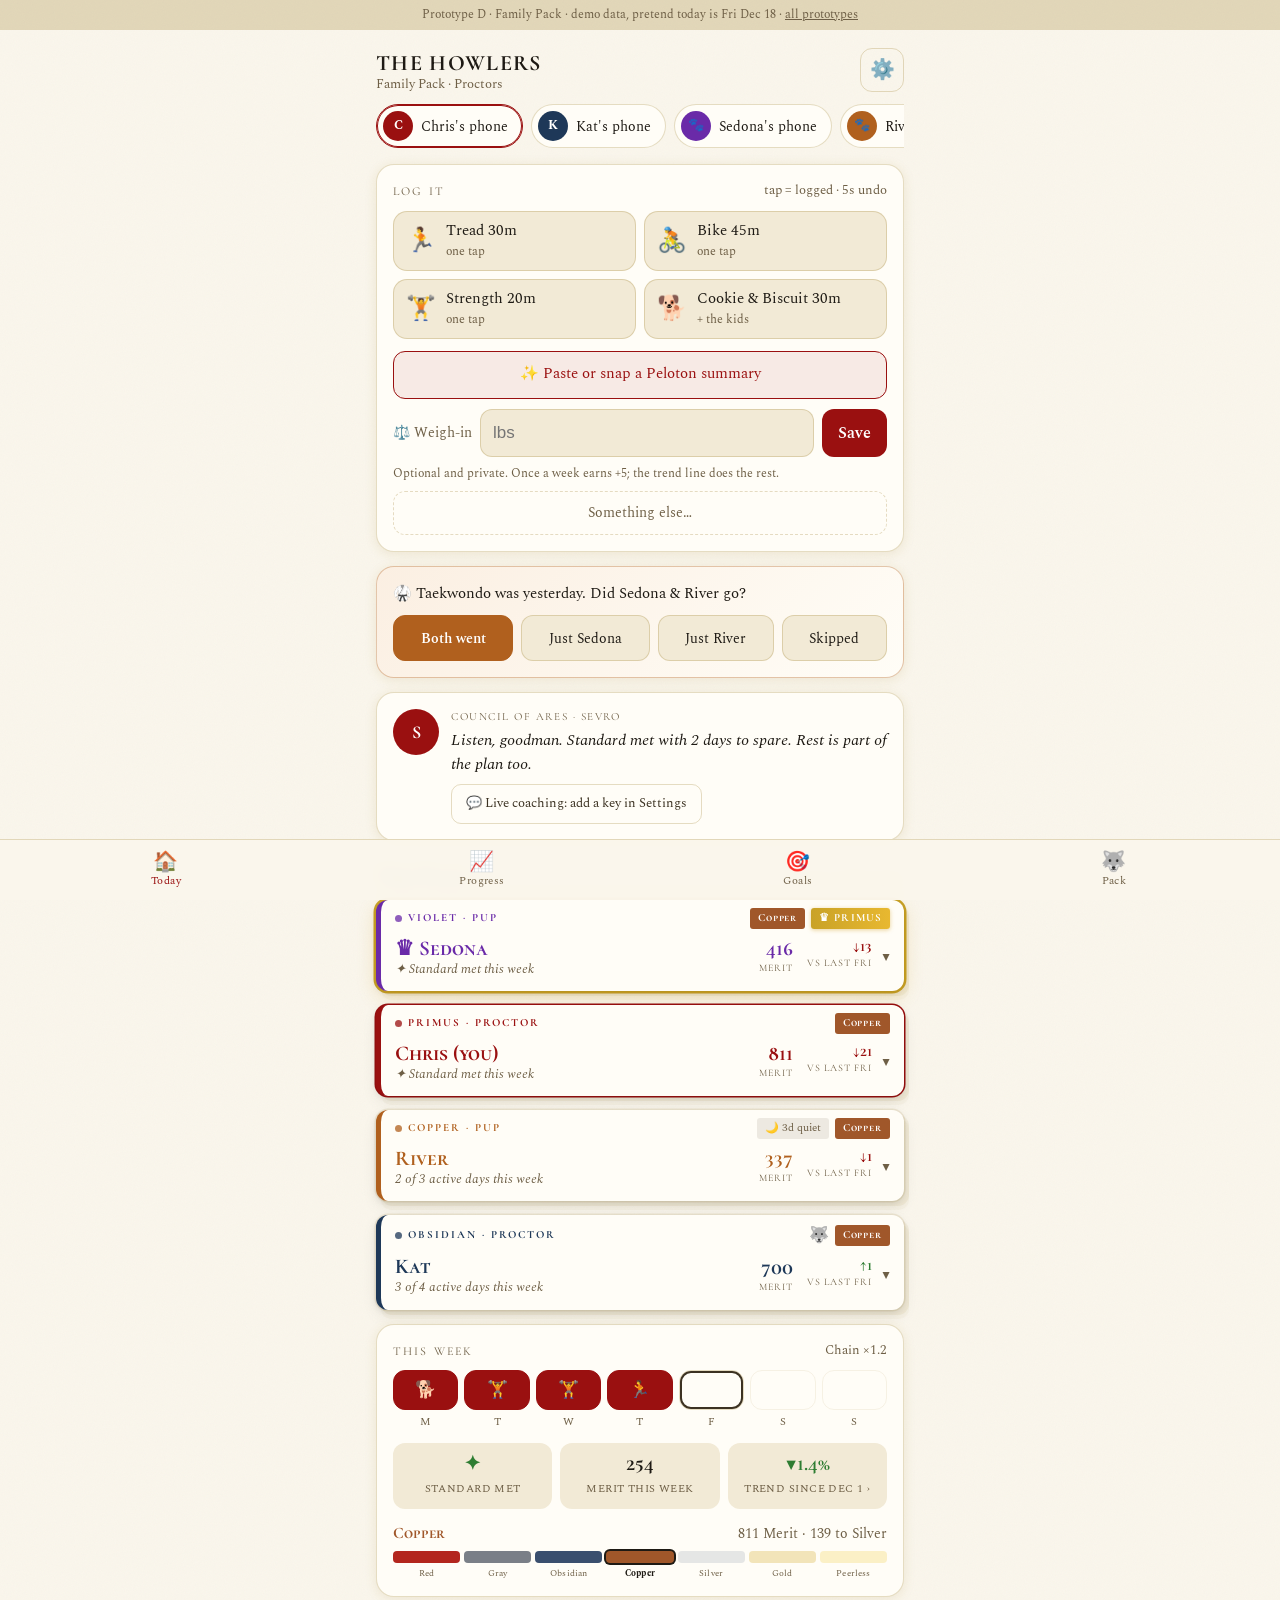
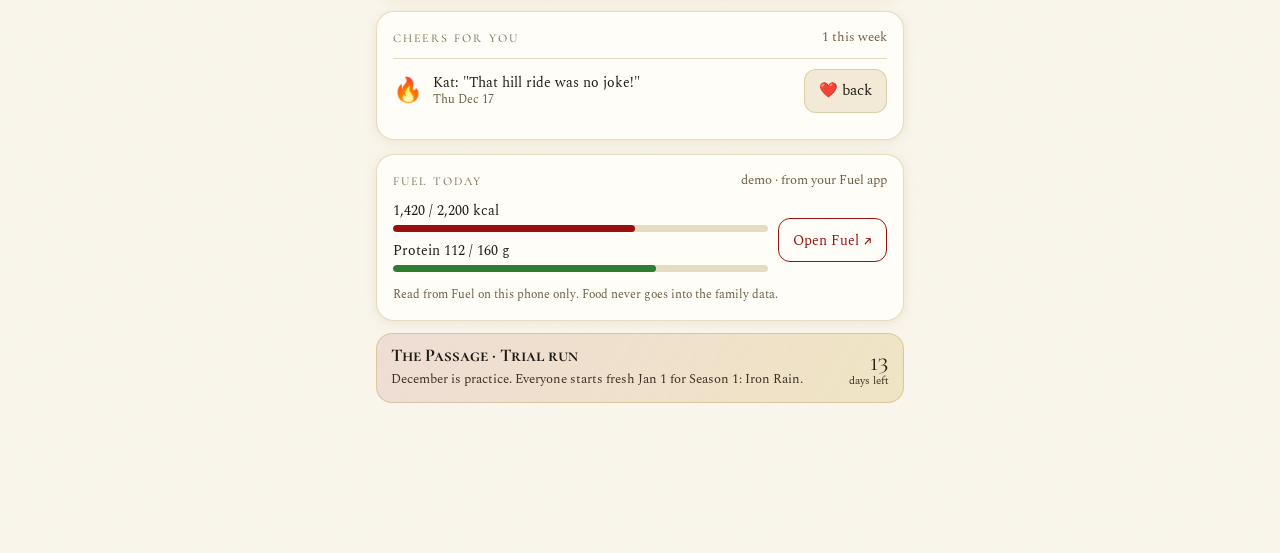
<file: prototypes/d-family.html>
<!DOCTYPE html>
<html lang="en">
<head>
<meta charset="utf-8">
<meta name="viewport" content="width=device-width, initial-scale=1, viewport-fit=cover">
<meta name="theme-color" content="#faf6ec">
<title>Howlers Family Pack</title>
<link rel="preconnect" href="https://fonts.googleapis.com">
<link rel="preconnect" href="https://fonts.gstatic.com" crossorigin>
<link href="https://fonts.googleapis.com/css2?family=Cormorant+SC:wght@500;600;700&family=Baloo+2:wght@500;700;800&family=Spectral:ital,wght@0,400;0,600;1,400&display=swap" rel="stylesheet">
<style>
:root {
  /* Gold of Luna — ivory parchment, wine crimson, restrained gold (from the original Howlers) */
  --bg: #faf6ec; --panel: #fffdf7; --panel2: #f2ead6; --ink: #1e1a14; --ink2: #3c3222; --muted: #6e5f46;
  --line: rgba(153,120,32,.25); --accent: #9a1010; --accent-soft: rgba(154,16,16,.08); --on-accent: #fff;
  --gold: #c9a227; --amber: #7d6414; --pup: #b0601e; --teal: #2e7d32; --shadow: 0 2px 12px rgba(153,120,32,.13); --fh: 'Cormorant SC', Georgia, serif; --fb: 'Spectral', Georgia, serif; --fp: 'Baloo 2', system-ui, sans-serif;
}
* { box-sizing: border-box; margin: 0; padding: 0; -webkit-tap-highlight-color: transparent; }
html { -webkit-text-size-adjust: 100%; }
body { background: var(--bg); color: var(--ink); font-family: var(--fb); font-size: 16px; line-height: 1.5; min-height: 100vh;
  padding: env(safe-area-inset-top) env(safe-area-inset-right) calc(96px + env(safe-area-inset-bottom)) env(safe-area-inset-left); }
button { font: inherit; color: inherit; cursor: pointer; border: 0; background: none; }
.wrap { max-width: 560px; margin: 0 auto; padding: 0 16px; }
.proto-bar { font-family: var(--fb); font-size: 12px; text-align: center; padding: 6px 16px; background: var(--line); color: var(--muted); }
.proto-bar a { color: inherit; }

/* member switcher */
.members { display: flex; gap: 8px; overflow-x: auto; padding: 4px 0 2px; scrollbar-width: none; }
.members::-webkit-scrollbar { display: none; }
.mchip { flex: 0 0 auto; min-height: 44px; padding: 0 14px 0 6px; border-radius: 999px; display: flex; align-items: center; gap: 8px;
  border: 1px solid var(--line); background: var(--panel); font-size: 14px; }
.mchip .dot { width: 30px; height: 30px; border-radius: 50%; display: grid; place-items: center; color: #fff; font-weight: 700; font-size: 13px; }
.mchip.on { border-color: var(--accent); box-shadow: 0 0 0 1px var(--accent) inset; }

/* FAB */
.fab { position: fixed; left: 50%; transform: translateX(-50%); bottom: calc(18px + env(safe-area-inset-bottom)); z-index: 40;
  min-height: 56px; padding: 0 28px; border-radius: 999px; background: var(--accent); color: var(--on-accent);
  font-family: var(--fh); font-size: 17px; letter-spacing: .06em; box-shadow: 0 8px 28px rgba(0,0,0,.35); display: flex; align-items: center; gap: 10px; }

/* modal */
.modal-back { position: fixed; inset: 0; background: rgba(0,0,0,.55); z-index: 100; display: flex; align-items: flex-end; justify-content: center; animation: fade .15s; }
.modal { width: 100%; max-width: 560px; max-height: 92vh; overflow-y: auto; background: var(--panel); color: var(--ink);
  border-radius: 20px 20px 0 0; padding: 16px 16px calc(20px + env(safe-area-inset-bottom)); animation: up .22s ease-out; }
@keyframes up { from { transform: translateY(40px); opacity: .4 } }
@keyframes fade { from { opacity: 0 } }
.modal-head { display: flex; align-items: center; justify-content: space-between; margin-bottom: 8px; }
.modal-title { font-family: var(--fh); font-size: 19px; }
.modal-x { width: 44px; height: 44px; font-size: 28px; color: var(--muted); }
.fld { display: block; font-size: 12px; letter-spacing: .1em; text-transform: uppercase; color: var(--muted); margin: 14px 0 8px; }
.fld small { text-transform: none; letter-spacing: 0; opacity: .8; }
.min-val { color: var(--ink); font-weight: 600; letter-spacing: 0; text-transform: none; font-size: 14px; margin-left: 6px; }
.act-grid { display: grid; grid-template-columns: repeat(3, 1fr); gap: 8px; }
.act-group { grid-column: 1 / -1; font-size: 11px; color: var(--muted); letter-spacing: .12em; text-transform: uppercase; margin-top: 4px; }
.act-btn { min-height: 52px; border-radius: 12px; border: 1px solid var(--line); background: var(--panel2); display: flex; align-items: center; gap: 6px; justify-content: center; font-size: 14px; }
.act-btn.on, .int-btn.on { border-color: var(--accent); background: var(--accent-soft); }
.act-ico { font-size: 18px; }
.min-range { width: 100%; height: 44px; accent-color: var(--accent); }
.int-row { display: grid; grid-template-columns: repeat(3, 1fr); gap: 8px; }
.int-btn { min-height: 52px; border-radius: 12px; border: 1px solid var(--line); background: var(--panel2); display: flex; flex-direction: column; align-items: center; justify-content: center; font-size: 15px; }
.int-btn small { font-size: 11px; color: var(--muted); }
.lbs-input { width: 100%; min-height: 48px; border-radius: 12px; border: 1px solid var(--line); background: var(--panel2); color: var(--ink); padding: 0 14px; font-size: 17px; }
.log-preview { margin: 18px 0 12px; text-align: center; font-size: 15px; color: var(--muted); }
.log-preview b { font-family: var(--fh); font-size: 34px; color: var(--accent); margin-right: 4px; }
.log-preview-sub { font-size: 12px; }
.btn-primary { width: 100%; min-height: 54px; border-radius: 14px; background: var(--accent); color: var(--on-accent); font-family: var(--fh); font-size: 18px; letter-spacing: .06em; }

/* toast */
.toast { position: fixed; left: 50%; top: calc(14px + env(safe-area-inset-top)); transform: translate(-50%, -140%); z-index: 200; background: var(--ink); color: var(--bg);
  padding: 12px 18px; border-radius: 12px; font-size: 14px; max-width: calc(100% - 32px); transition: transform .25s; box-shadow: 0 6px 24px rgba(0,0,0,.3); }
.toast.show { transform: translate(-50%, 0); }

/* shared bits */
.bar { height: 8px; border-radius: 99px; background: var(--line); overflow: hidden; }
.bar > i { display: block; height: 100%; border-radius: 99px; background: var(--accent); }
.habit { width: 100%; min-height: 48px; display: flex; align-items: center; gap: 12px; padding: 0 4px; text-align: left; font-size: 15px; }
.habit .box { width: 26px; height: 26px; border-radius: 8px; border: 2px solid var(--line); display: grid; place-items: center; font-size: 15px; flex: 0 0 auto; }
.habit.on .box { background: var(--accent); border-color: var(--accent); color: var(--on-accent); }
.habit .pts { margin-left: auto; font-size: 12px; color: var(--muted); }
.ledger-row { display: flex; gap: 10px; padding: 10px 0; border-top: 1px solid var(--line); font-size: 14px; }
.ledger-row:first-child { border-top: 0; }
.ledger-row .ld { width: 52px; color: var(--muted); font-size: 12px; flex: 0 0 auto; padding-top: 2px; }
.ledger-row .ll { flex: 1; }
.ledger-row .lp { font-weight: 700; color: var(--accent); }
.tag { display: inline-block; font-size: 11px; padding: 2px 8px; border-radius: 99px; background: var(--accent-soft); color: var(--ink2); letter-spacing: .04em; }

body { background: var(--bg) url("data:image/svg+xml,%3Csvg xmlns='http://www.w3.org/2000/svg' width='400' height='400'%3E%3Cfilter id='n'%3E%3CfeTurbulence type='fractalNoise' baseFrequency='0.9' numOctaves='4' stitchTiles='stitch'/%3E%3C/filter%3E%3Crect width='400' height='400' filter='url(%23n)' opacity='0.03'/%3E%3C/svg%3E"); }
.card { box-shadow: var(--shadow); }
header { padding: 18px 0 8px; display: flex; justify-content: space-between; align-items: flex-end; }
.brand { font-family: var(--fh); font-weight: 900; font-size: 22px; letter-spacing: .06em; line-height: 1.05; }
.brand small { display: block; font-family: var(--fb); font-weight: 400; font-size: 13px; color: var(--muted); letter-spacing: 0; margin-top: 3px; }
.card { background: var(--panel); border: 1px solid var(--line); border-radius: 18px; padding: 16px; margin-top: 14px; }
.card-t { font-family: var(--fh); font-size: 12px; letter-spacing: .18em; color: var(--muted); margin-bottom: 10px; display: flex; justify-content: space-between; align-items: center; gap: 8px; }
.card-t .r { font-family: var(--fb); letter-spacing: 0; font-size: 13px; }
/* rank ladder */
.ladder { display: grid; grid-template-columns: repeat(7, 1fr); gap: 4px; margin-top: 6px; }
.ladder .rg { height: 12px; border-radius: 4px; opacity: .3; position: relative; }
.ladder .rg.done { opacity: 1; }
.ladder .rg.cur { opacity: 1; box-shadow: 0 0 0 2px var(--ink) ; }
.ladder-names { display: grid; grid-template-columns: repeat(7, 1fr); gap: 4px; font-size: 9px; color: var(--muted); text-align: center; margin-top: 4px; letter-spacing: .02em; }
.ladder-names .cur { color: var(--ink); font-weight: 700; }
.rank-line { display: flex; justify-content: space-between; align-items: baseline; }
.rank-big { font-family: var(--fh); font-weight: 900; font-size: 26px; }
.rank-pts { font-size: 14px; color: var(--muted); }
/* week dots */
.week { display: grid; grid-template-columns: repeat(7, 1fr); gap: 6px; }
.wd { text-align: center; font-size: 11px; color: var(--muted); }
.wd .c { height: 40px; border-radius: 12px; border: 1px solid var(--line); margin-bottom: 4px; display: grid; place-items: center; font-size: 17px; }
.wd .c.act { background: var(--accent); border-color: var(--accent); }
.wd .c.part { background: var(--accent-soft); }
.wd .c.today { box-shadow: 0 0 0 2px var(--ink2) inset; }
.wd .c.fut { opacity: .35; }
.wk-sum { display: flex; justify-content: space-between; margin-top: 12px; font-size: 14px; }
.wk-sum b { font-family: var(--fh); color: var(--accent); font-size: 20px; }
/* usuals */
.usuals { display: grid; grid-template-columns: 1fr 1fr; gap: 8px; }
.usual { min-height: 60px; border-radius: 14px; background: var(--panel2); border: 1px solid var(--line); display: flex; align-items: center; gap: 10px; padding: 0 12px; text-align: left; font-size: 15px; }
.usual .ic { font-size: 24px; }
.usual small { display: block; font-size: 12px; color: var(--muted); }
.more-link { width: 100%; min-height: 44px; margin-top: 8px; border-radius: 12px; border: 1px dashed var(--line); color: var(--muted); font-size: 14px; }
/* prompt */
.prompt { background: linear-gradient(135deg, #fbefe2, #fffdf7); border-color: rgba(176,96,30,.35); }
.prompt p { font-size: 15px; margin-bottom: 10px; }
.prompt .row { display: flex; gap: 8px; flex-wrap: wrap; }
.prompt button { flex: 1 1 auto; min-height: 46px; border-radius: 12px; background: var(--panel2); border: 1px solid var(--line); font-size: 14px; padding: 0 12px; }
.prompt button.yes { background: var(--pup); color: #fff; border-color: var(--pup); font-weight: 600; }
/* family board */
.fam { display: flex; align-items: center; gap: 10px; padding: 10px 0; border-top: 1px solid var(--line); }
.fam:first-child { border-top: 0; }
.fav { width: 38px; height: 38px; border-radius: 50%; display: grid; place-items: center; color: #fff; font-weight: 700; flex: 0 0 auto; }
.fname { flex: 1; font-size: 15px; line-height: 1.2; }
.fname small { display: block; font-size: 12px; color: var(--muted); }
.mini { display: flex; gap: 3px; }
.mini i { width: 9px; height: 9px; border-radius: 3px; background: var(--panel2); }
.mini i.on { background: var(--accent); }
.rpill { font-size: 11px; padding: 2px 8px; border-radius: 99px; color: #fff; margin-left: 6px; vertical-align: 2px; }
.quest { margin-top: 12px; }
.quest:first-of-type { margin-top: 0; }
.qtop { display: flex; justify-content: space-between; font-size: 14px; margin-bottom: 6px; gap: 8px; }
.qtop small { color: var(--muted); }
.qtop .rw { color: var(--accent); white-space: nowrap; }
.imp { display: flex; gap: 12px; align-items: center; }
.imp p { flex: 1; font-size: 14px; color: var(--muted); }
.imp button { min-height: 46px; padding: 0 16px; border-radius: 12px; background: var(--panel2); border: 1px solid var(--accent); color: var(--accent); white-space: nowrap; }
/* log sheet extras */
.chips { display: flex; flex-wrap: wrap; gap: 8px; }
.chip-btn { min-height: 44px; min-width: 56px; padding: 0 14px; border-radius: 12px; border: 1px solid var(--line); background: var(--panel2); font-size: 15px; }
.chip-btn.on { border-color: var(--accent); background: var(--accent-soft); }
.chip-btn.who.on { border-color: var(--house); background: var(--house); color: #fff; }
.more-btn { min-height: 44px; margin-top: 14px; color: var(--accent); font-size: 14px; text-align: left; }
.num-row { display: flex; gap: 10px; }
.num { flex: 1; font-size: 12px; color: var(--muted); }
.num input { display: block; width: 100%; margin-top: 4px; min-height: 48px; border-radius: 12px; border: 1px solid var(--line); background: var(--panel2); color: var(--ink); padding: 0 12px; font-size: 17px; }
.hint { font-size: 12px; color: var(--muted); margin-top: 6px; }
.gain { display: flex; flex-wrap: wrap; justify-content: center; gap: 4px 16px; color: var(--ink); }
.gain b { font-family: var(--fh); font-size: 26px; color: var(--accent); }
.imp-row { display: flex; gap: 10px; align-items: center; padding: 8px 0; border-top: 1px solid var(--line); font-size: 14px; }
.imp-row.off { opacity: .45; }
.imp-row small { display: block; color: var(--muted); font-size: 12px; }
.toast { display: flex; align-items: center; gap: 12px; }
.toast-act { min-height: 36px; padding: 0 12px; border-radius: 8px; background: var(--accent); color: var(--on-accent); font-weight: 600; }

/* ---------- PUP MODE ---------- */
body.pup { --accent: #b0601e; --accent-soft: rgba(176,96,30,.1); --on-accent: #fff; }
body.pup .card { border-radius: 24px; }
.pup-hi { font-family: var(--fp); font-weight: 800; font-size: 34px; line-height: 1.05; margin-top: 8px; }
.pup-hi small { display: block; font-family: var(--fp); font-weight: 500; font-size: 17px; color: var(--muted); }
.paws { display: grid; grid-template-columns: repeat(7, 1fr); gap: 6px; }
.paw { text-align: center; font-family: var(--fp); font-size: 13px; color: var(--muted); }
.paw .c { aspect-ratio: 1; border-radius: 50%; background: var(--panel2); display: grid; place-items: center; font-size: 22px; margin-bottom: 2px; filter: grayscale(1); opacity: .5; }
.paw .c.on { background: var(--pup); filter: none; opacity: 1; }
.paw .c.today { box-shadow: 0 0 0 3px var(--ink2); opacity: 1; }
.pup-msg { font-family: var(--fp); font-size: 19px; font-weight: 700; text-align: center; margin-top: 12px; }
.pup-msg small { display: block; font-weight: 500; font-size: 15px; color: var(--muted); }
.big-acts { display: grid; grid-template-columns: 1fr 1fr; gap: 10px; }
.big-act { min-height: 92px; border-radius: 22px; background: var(--panel2); border: 2px solid var(--line); display: flex; flex-direction: column; align-items: center; justify-content: center; gap: 2px; font-family: var(--fp); font-weight: 700; font-size: 17px; }
.big-act .ic { font-size: 36px; line-height: 1; }
.big-act:active { transform: scale(.97); }
.pup-rank { font-family: var(--fp); font-weight: 800; font-size: 26px; }
.badges4 { display: grid; grid-template-columns: repeat(4, 1fr); gap: 8px; text-align: center; font-family: var(--fp); }
.b4 .ic { font-size: 30px; filter: grayscale(1); opacity: .4; }
.b4.t1 .ic, .b4.t2 .ic, .b4.t3 .ic { filter: none; opacity: 1; }
.b4 b { display: block; font-size: 12px; line-height: 1.15; }
.b4 small { font-size: 12px; color: var(--muted); }
.stars { font-size: 11px; letter-spacing: 1px; }
body.pup .fab { font-family: var(--fp); font-weight: 800; letter-spacing: 0; font-size: 19px; }
/* ---------- round 3 ---------- */
.topbar { display: flex; justify-content: space-between; align-items: flex-end; gap: 10px; }
.gear { width: 44px; height: 44px; border-radius: 12px; border: 1px solid var(--line); font-size: 20px; flex: 0 0 auto; }
.season-banner { margin-top: 12px; border-radius: 16px; padding: 12px 14px; background: linear-gradient(120deg, rgba(154,16,16,.1), rgba(201,162,39,.2)); border: 1px solid var(--line); display: flex; justify-content: space-between; align-items: center; gap: 10px; }
.season-banner b { font-family: var(--fh); font-size: 18px; display: block; line-height: 1.1; }
.season-banner small { color: var(--ink2); font-size: 13px; }
.season-banner .left { text-align: right; font-family: var(--fh); font-size: 24px; line-height: 1; }
.season-banner .left small { display: block; font-family: var(--fb); font-size: 11px; color: var(--ink2); }
.tabbar { position: fixed; left: 0; right: 0; bottom: 0; z-index: 30; display: grid; grid-template-columns: repeat(4, 1fr); background: rgba(250,246,236,.97); border-top: 1px solid var(--line);
  padding: 4px 8px calc(4px + env(safe-area-inset-bottom)); backdrop-filter: blur(8px); -webkit-backdrop-filter: blur(8px); }
.tabbar button { min-height: 52px; display: flex; flex-direction: column; align-items: center; justify-content: center; font-size: 11px; color: var(--muted); letter-spacing: .04em; }
.tabbar button span { font-size: 20px; line-height: 1.1; }
.tabbar button.on { color: var(--accent); }
.fab { bottom: calc(76px + env(safe-area-inset-bottom)); }
body { padding-bottom: calc(150px + env(safe-area-inset-bottom)); }
.ai-btn { width: 100%; min-height: 48px; margin-top: 4px; border-radius: 12px; border: 1px solid var(--accent); color: var(--accent); background: var(--accent-soft); font-size: 15px; }
.ai-text { width: 100%; border-radius: 12px; border: 1px solid var(--line); background: var(--panel2); color: var(--ink); padding: 12px; font-size: 16px; font-family: var(--fb); resize: vertical; }
.ai-row { display: grid; grid-template-columns: 1fr auto; gap: 8px; margin-top: 10px; }
.ai-row .btn-primary { min-height: 48px; }
.goal { padding: 12px 0; border-top: 1px solid var(--line); }
.goal:first-of-type { border-top: 0; }
.goal-top { display: flex; gap: 10px; align-items: center; font-size: 15px; }
.goal-top .gi { font-size: 22px; width: 30px; text-align: center; }
.goal-top .gl { flex: 1; line-height: 1.25; }
.goal-top .gl small { display: block; font-size: 12px; color: var(--muted); }
.goal-top .gv { font-family: var(--fh); font-size: 15px; white-space: nowrap; }
.goal .bar { margin: 8px 0 0 40px; }
.goal.done .bar > i { background: var(--teal); }
.lock { font-size: 11px; color: var(--muted); }
.suggest { border: 1px dashed var(--accent); }
.suggest .goal-top .gl small { font-style: italic; }
.btn-ghost { width: 100%; min-height: 48px; margin-top: 12px; border-radius: 12px; border: 1px solid var(--accent); color: var(--accent); font-size: 15px; }
.honors { display: grid; grid-template-columns: repeat(5, 1fr); gap: 6px; text-align: center; font-size: 11px; color: var(--muted); }
.honors .crest { aspect-ratio: 1; border-radius: 50%; border: 2px dashed var(--line); display: grid; place-items: center; font-size: 18px; margin-bottom: 4px; }
.honors .crest.cur { border-style: solid; border-color: var(--accent); }
.newfor { background: rgba(46,125,50,.07); border-color: rgba(46,125,50,.3); display: flex; gap: 10px; align-items: center; font-size: 15px; }
.newfor .x { margin-left: auto; }
.dogrow { display: flex; gap: 10px; margin-top: 12px; }
.dog { flex: 1; text-align: center; border-radius: 14px; background: var(--panel2); padding: 10px 6px; font-size: 13px; color: var(--muted); }
.dog b { display: block; font-family: var(--fp); font-size: 22px; color: var(--ink); }
.stepper { display: flex; align-items: center; gap: 8px; }
.stepper button { width: 44px; height: 44px; border-radius: 12px; border: 1px solid var(--line); background: var(--panel2); font-size: 20px; }
.stepper b { min-width: 48px; text-align: center; font-family: var(--fh); }
.edit-row { display: flex; align-items: center; gap: 10px; padding: 8px 0; border-top: 1px solid var(--line); font-size: 14px; }
.edit-row .gl { flex: 1; }
body.pup .big-acts { grid-template-columns: repeat(3, 1fr); gap: 8px; }
body.pup .big-act { min-height: 86px; font-size: 14px; border-radius: 18px; }
body.pup .big-act .ic { font-size: 30px; }
/* ---------- round 4 ---------- */
.logcard .usuals { margin-bottom: 8px; }
.wrow { display: grid; grid-template-columns: auto 1fr auto; gap: 8px; align-items: center; margin-top: 10px; }
.wrow label { font-size: 14px; color: var(--muted); }
.wrow input { min-height: 48px; border-radius: 12px; border: 1px solid var(--line); background: var(--panel2); color: var(--ink); padding: 0 12px; font-size: 17px; width: 100%; }
.wrow button { min-height: 48px; padding: 0 16px; border-radius: 12px; background: var(--accent); color: var(--on-accent); font-weight: 600; }
.wrow small { grid-column: 1 / -1; font-size: 12px; color: var(--muted); }
.coach { display: flex; gap: 12px; align-items: flex-start; }
.coach .av { width: 46px; height: 46px; border-radius: 50%; display: grid; place-items: center; font-family: var(--fh); font-weight: 900; font-size: 18px; color: #fff; flex: 0 0 auto; }
.coach .cbody { flex: 1; }
.coach small { display: block; font-family: var(--fh); font-size: 11px; letter-spacing: .14em; color: var(--muted); }
.coach p { font-style: italic; font-size: 16px; margin-top: 2px; }
.coach .ask { margin-top: 8px; min-height: 40px; padding: 0 14px; border-radius: 10px; border: 1px solid var(--line); font-size: 13px; color: var(--ink2); }
.metrics { display: grid; grid-template-columns: repeat(3, 1fr); gap: 8px; margin-top: 12px; }
.metric { background: var(--panel2); border-radius: 12px; padding: 10px 6px; text-align: center; }
.metric b { display: block; font-family: var(--fh); font-size: 20px; line-height: 1.1; }
.metric span { font-size: 11px; color: var(--muted); letter-spacing: .04em; }
.metric.go b { color: var(--teal); }
.fuel { display: grid; grid-template-columns: 1fr auto; gap: 10px; align-items: center; }
.fuel .fl { font-size: 14px; }
.fuel .fl .bar { margin: 4px 0 8px; height: 7px; }
.fuel a { min-height: 44px; display: inline-flex; align-items: center; padding: 0 14px; border-radius: 12px; border: 1px solid var(--accent); color: var(--accent); text-decoration: none; font-size: 14px; white-space: nowrap; }
.cheer-row { display: flex; gap: 10px; align-items: center; padding: 10px 0; border-top: 1px solid var(--line); font-size: 14px; }
.cheer-row:first-of-type { border-top: 0; }
.cheer-row .ce { font-size: 24px; }
.cheer-row .ct { flex: 1; line-height: 1.3; }
.cheer-row .ct small { display: block; color: var(--muted); font-size: 12px; }
.act-feed { padding: 12px 0; border-top: 1px solid var(--line); }
.act-feed:first-of-type { border-top: 0; }
.act-feed .who { display: flex; gap: 10px; align-items: center; font-size: 15px; }
.act-feed .who small { display: block; color: var(--muted); font-size: 12px; }
.emoji-row { display: flex; gap: 6px; margin-top: 8px; padding-left: 48px; flex-wrap: wrap; }
.emoji-row button { min-width: 44px; min-height: 40px; border-radius: 10px; background: var(--panel2); border: 1px solid var(--line); font-size: 18px; }
.emoji-row button.note { font-size: 13px; padding: 0 10px; color: var(--muted); }
.emoji-row button.done { border-color: var(--teal); background: rgba(46,125,50,.1); }
.stats4 { display: grid; grid-template-columns: repeat(4, 1fr); gap: 6px; }
.stats4 .metric b { font-size: 17px; }
.chart text { font-family: var(--fb); font-size: 10px; fill: var(--muted); }
.private { font-size: 12px; color: var(--muted); font-style: italic; margin-top: 8px; }
.ladder2 { display: flex; flex-direction: column-reverse; gap: 3px; }
.rung { display: flex; align-items: center; gap: 10px; font-size: 12px; min-height: 28px; }
.rung .lvl { width: 44px; text-align: right; color: var(--muted); }
.rung .bx { flex: 1; height: 24px; border-radius: 6px; border: 1px dashed var(--line); display: flex; align-items: center; padding: 0 10px; color: var(--muted); }
.rung.done .bx { background: var(--accent); border: 1px solid var(--accent); color: var(--on-accent); font-weight: 600; }
.rung.ms .bx { border-style: solid; }
.rung.cap .bx { background: repeating-linear-gradient(45deg, rgba(242,169,59,.15) 0 6px, transparent 6px 12px); border-style: solid; color: var(--accent); }
.wkrow { display: grid; grid-template-columns: 62px 1fr 48px; gap: 10px; align-items: center; padding: 10px 0; border-top: 1px solid var(--line); font-size: 13px; }
.wkrow:first-of-type { border-top: 0; }
.wkrow .seg { display: flex; height: 10px; border-radius: 99px; overflow: hidden; background: var(--panel2); }
.wkrow .meta { font-size: 11px; color: var(--muted); margin-top: 3px; }
.wkrow .pts { font-family: var(--fh); font-size: 18px; text-align: right; }
.legend { display: flex; flex-wrap: wrap; gap: 4px 14px; font-size: 12px; color: var(--muted); margin-top: 8px; }
.legend i { display: inline-block; width: 10px; height: 10px; border-radius: 3px; margin-right: 5px; vertical-align: -1px; }
.mix { display: grid; grid-template-columns: 28px 1fr 56px; gap: 8px; align-items: center; font-size: 13px; margin-top: 6px; }
.mix .v { text-align: right; color: var(--muted); }
.cal { display: grid; grid-template-columns: repeat(7, 1fr); gap: 5px; }
.cal .h { font-size: 10px; text-align: center; color: var(--muted); }
.cal .d { aspect-ratio: 1; border-radius: 8px; font-size: 11px; display: grid; place-items: center; color: var(--muted); background: var(--panel2); }
.cal .d.on { background: var(--accent); color: var(--on-accent); font-weight: 700; }
.cal .d.fut { opacity: .35; }
.cal .d.today { box-shadow: 0 0 0 2px var(--ink2) inset; }
.set-sec { margin-top: 18px; }
.set-sec:first-of-type { margin-top: 4px; }
.set-sec h3 { font-family: var(--fh); font-size: 13px; letter-spacing: .14em; color: var(--accent); margin-bottom: 8px; }
.set-sec p { font-size: 13px; color: var(--muted); margin-bottom: 8px; }
.toggle { display: flex; align-items: center; justify-content: space-between; min-height: 48px; font-size: 15px; width: 100%; text-align: left; }
.toggle .sw { width: 50px; height: 30px; border-radius: 99px; background: var(--panel2); border: 1px solid var(--line); position: relative; flex: 0 0 auto; }
.toggle .sw::after { content: ''; position: absolute; top: 3px; left: 3px; width: 22px; height: 22px; border-radius: 50%; background: var(--muted); transition: left .15s; }
.toggle.on .sw { background: var(--accent); }
.toggle.on .sw::after { left: 23px; background: var(--on-accent); }
.txt { min-height: 48px; border-radius: 12px; border: 1px solid var(--line); background: var(--panel2); color: var(--ink); padding: 0 12px; font-size: 16px; width: 100%; }
.two { display: grid; grid-template-columns: 1fr 1fr; gap: 8px; }
/* ---------- round 5: the Pack, expandable cards like the original main page ---------- */
.pack-head { display: flex; justify-content: space-between; align-items: baseline; margin: 20px 2px 8px; }
.pack-head b { font-family: var(--fh); font-size: 21px; }
.pack-head span { font-size: 13px; color: var(--muted); font-style: italic; }
.pack-sum { display: grid; grid-template-columns: repeat(3, 1fr); gap: 8px; margin-bottom: 12px; }
.player-grid { display: flex; flex-direction: column; gap: 14px; margin-bottom: 8px; }
.pcard-wrap { position: relative; }
.pcard-wrap::before, .pcard-wrap::after { content: ''; position: absolute; left: 5px; right: -5px; border-radius: 11px; pointer-events: none; }
.pcard-wrap::before { top: 5px; bottom: -5px; background: rgba(153,120,32,.07); }
.pcard-wrap::after { top: 9px; bottom: -9px; background: rgba(153,120,32,.04); border-radius: 10px; }
.player-card { position: relative; z-index: 1; border-radius: 12px; border-left: 5px solid var(--house-color); background: var(--panel); overflow: hidden;
  box-shadow: 0 2px 6px rgba(0,0,0,.08), 0 6px 16px rgba(0,0,0,.07), 0 0 0 1.5px rgba(153,120,32,.12); }
.player-card.primus { box-shadow: 0 2px 6px rgba(0,0,0,.1), 0 6px 20px rgba(200,144,10,.2), 0 0 0 2.5px #c9a227; }
.player-card.me { box-shadow: 0 2px 6px rgba(0,0,0,.08), 0 6px 16px rgba(0,0,0,.07), 0 0 0 1.5px var(--house-color); }
.card-rank-row { display: flex; align-items: center; justify-content: space-between; padding: 8px 14px 0; gap: 6px; }
.card-rank-left, .card-rank-right { display: flex; align-items: center; gap: 6px; }
.card-house-dot { width: 7px; height: 7px; border-radius: 50%; background: var(--house-color); opacity: .75; }
.card-house-label { font-family: var(--fh); font-size: 11px; font-weight: 700; letter-spacing: .18em; color: var(--house-color); }
.card-rank-pill { font-family: var(--fh); font-size: 11px; font-weight: 700; letter-spacing: .08em; padding: 2px 8px; border-radius: 3px; color: #fff; }
.card-arch { font-family: var(--fh); font-size: 11px; font-weight: 700; letter-spacing: .1em; padding: 2px 8px; border-radius: 3px; background: linear-gradient(to right, #c9a227, #e8b830); color: #fff; box-shadow: 0 1px 4px rgba(200,144,10,.4); }
.card-quiet { font-size: 11px; padding: 2px 8px; border-radius: 3px; background: rgba(110,95,70,.12); color: var(--muted); }
.card-summary { display: flex; align-items: center; gap: 10px; padding: 8px 14px 12px; min-height: 56px; width: 100%; text-align: left; }
.card-name-block { flex: 1; min-width: 0; }
.card-name { font-family: var(--fh); font-size: 21px; font-weight: 700; color: var(--house-color); line-height: 1.1; }
.card-sub { font-size: 13px; color: var(--muted); font-style: italic; }
.card-quick-stats { display: flex; gap: 14px; flex-shrink: 0; }
.card-qstat { text-align: right; }
.card-qstat-val { font-family: var(--fh); font-size: 20px; font-weight: 700; color: var(--house-color); line-height: 1; }
.card-qstat-label { font-family: var(--fh); font-size: 10px; letter-spacing: .1em; color: var(--muted); text-transform: uppercase; margin-top: 2px; }
.card-chevron { font-size: 11px; color: var(--muted); transition: transform .25s; }
.player-card.card-open .card-chevron { transform: rotate(180deg); }
.card-detail { max-height: 0; overflow: hidden; transition: max-height .35s cubic-bezier(.4,0,.2,1); }
.player-card.card-open .card-detail { max-height: 1400px; }
.card-detail-inner { padding: 14px; border-top: 1px solid var(--line); }
.card-tab-row { display: flex; background: var(--panel2); border-radius: 6px; margin-bottom: 14px; overflow: hidden; }
.card-tab { flex: 1; min-height: 40px; font-family: var(--fh); font-size: 14px; font-weight: 700; letter-spacing: .06em; color: var(--muted); border-radius: 6px; }
.card-tab.active { background: var(--house-color); color: #fff; }
.sword { margin-bottom: 14px; }
.sword-track { position: relative; height: 14px; border-radius: 3px 10px 10px 3px; background: var(--panel2); overflow: hidden; box-shadow: inset 0 1px 2px rgba(0,0,0,.12); }
.sword-fill { position: absolute; inset: 0 auto 0 0; border-radius: 3px 10px 10px 3px; }
.sword-meta { display: flex; justify-content: space-between; font-size: 12px; color: var(--muted); margin-top: 4px; }
.sword-meta b { font-family: var(--fh); font-size: 14px; }
.card-stat-row { display: flex; margin-bottom: 12px; background: rgba(153,120,32,.05); border-radius: 6px; overflow: hidden; }
.card-stat-cell { flex: 1; text-align: center; padding: 8px 4px; border-right: 1px solid var(--line); }
.card-stat-cell:last-child { border-right: 0; }
.card-stat-val { display: block; font-family: var(--fh); font-size: 19px; font-weight: 700; color: var(--house-color); line-height: 1; }
.card-stat-lbl { display: block; font-family: var(--fh); font-size: 10px; letter-spacing: .08em; color: var(--muted); margin-top: 3px; text-transform: uppercase; }
.shared-prog { padding: 10px 0; border-top: 1px solid var(--line); }
.shared-prog .lbl { font-family: var(--fh); font-size: 12px; letter-spacing: .08em; color: var(--amber); display: flex; justify-content: space-between; }
.ghost { padding: 10px 0; border-top: 1px solid var(--line); }
.ghost .track { height: 7px; border-radius: 4px; background: rgba(0,0,0,.07); overflow: hidden; margin: 5px 0 3px; }
.ghost .track i { display: block; height: 100%; background: linear-gradient(90deg, var(--house-color), var(--gold)); border-radius: 4px; }
.ghost small { font-size: 12px; color: var(--muted); font-style: italic; }
.mini-badges { display: flex; gap: 8px; flex-wrap: wrap; padding: 10px 0; border-top: 1px solid var(--line); }
.mini-badges span { font-size: 12px; padding: 3px 9px; border-radius: 99px; background: var(--panel2); }
.card-actions { display: flex; gap: 8px; margin-top: 10px; }
.card-actions button { flex: 1; min-height: 44px; border-radius: 8px; border: 1px solid var(--line); font-family: var(--fh); font-size: 14px; font-weight: 700; letter-spacing: .04em; color: var(--ink2); }
.card-actions button.primary { background: var(--house-color); color: #fff; border-color: var(--house-color); }
.annal { display: flex; gap: 10px; padding: 8px 0; border-top: 1px solid var(--line); font-size: 14px; }
.annal:first-child { border-top: 0; }
.annal .ad { width: 54px; color: var(--muted); font-size: 12px; flex: 0 0 auto; padding-top: 2px; }
.annal small { display: block; color: var(--muted); font-size: 12px; }
</style>
</head>
<body>
<div class="proto-bar">Prototype D · Family Pack · demo data, pretend today is Fri Dec 18 · <a href="index.html">all prototypes</a></div>
<div class="wrap">
  <header class="topbar"><div class="brand">THE HOWLERS<small id="season"></small></div><button class="gear" id="gear" type="button" aria-label="Settings">⚙️</button></header>
  <div class="members" id="members"></div>
  <div id="main"></div>
</div>
<button class="fab" id="fab" type="button"></button>
<nav class="tabbar" id="tabbar"></nav>
<script>
/* ============================================================
   THE IRON RAIN — shared prototype engine (Merit scoring + demo data)
   Prototype only: in-memory state, simulated "today" mid-season.
   ============================================================ */

// ---------- DOM helpers (no innerHTML with data, no inline handlers) ----------
function h(tag, attrs) {
  const el = document.createElement(tag);
  if (attrs) for (const k in attrs) {
    const v = attrs[k];
    if (v == null || v === false) continue;
    if (k === 'class') el.className = v;
    else if (k === 'style') el.style.cssText = v;
    else if (k.slice(0, 2) === 'on') el.addEventListener(k.slice(2), v);
    else el.setAttribute(k, v === true ? '' : v);
  }
  for (let i = 2; i < arguments.length; i++) appendKids(el, arguments[i]);
  return el;
}
function appendKids(el, c) {
  if (c == null || c === false) return;
  if (Array.isArray(c)) { c.forEach(x => appendKids(el, x)); return; }
  el.appendChild(typeof c === 'object' ? c : document.createTextNode(String(c)));
}
const SVGNS = 'http://www.w3.org/2000/svg';
function s(tag, attrs) {
  const el = document.createElementNS(SVGNS, tag);
  if (attrs) for (const k in attrs) if (attrs[k] != null) el.setAttribute(k, attrs[k]);
  for (let i = 2; i < arguments.length; i++) appendKids(el, arguments[i]);
  return el;
}
function clear(el) { while (el.firstChild) el.removeChild(el.firstChild); return el; }

// ---------- Date helpers (YYYY-MM-DD strings, UTC math = no drift) ----------
function toD(k) { const p = k.split('-'); return new Date(Date.UTC(+p[0], +p[1] - 1, +p[2])); }
function toK(d) { return d.toISOString().slice(0, 10); }
function addDays(k, n) { const d = toD(k); d.setUTCDate(d.getUTCDate() + n); return toK(d); }
function dow(k) { return (toD(k).getUTCDay() + 6) % 7; } // 0 = Monday
function weekKey(k) { return addDays(k, -dow(k)); }
function daysBetween(a, b) { return Math.round((toD(b) - toD(a)) / 86400000); }
function range(a, b) { const out = []; for (let k = a; k <= b; k = addDays(k, 1)) out.push(k); return out; }
const MONTHS = ['Jan','Feb','Mar','Apr','May','Jun','Jul','Aug','Sep','Oct','Nov','Dec'];
const DOWS = ['Mon','Tue','Wed','Thu','Fri','Sat','Sun'];
function fmtShort(k) { const d = toD(k); return MONTHS[d.getUTCMonth()] + ' ' + d.getUTCDate(); }
function fmtDow(k) { return DOWS[dow(k)] + ' ' + fmtShort(k); }

/* ============================================================
   THE HOWLERS · FAMILY PACK — prototype engine (Season II: Iron Rain)
   Proctors (parents): Merit = consistency + MET-based effort + progress (weight trend) + cheers
   Pups (kids):        Merit = consistency + moving minutes + together + cheers (own, easier ladder)
   Prototype only: in-memory state, simulated "today" = Fri Dec 18.
   (DOM/date helpers are prepended from engine.js by build.py)
   ============================================================ */

// ---------- Naming (placeholders until the family decides) ----------
const NAMES = { pack: 'Family Pack', adults: 'Proctors', kids: 'Pups', adultUnit: 'Merit', kidUnit: 'Merit', adultOne: 'Proctor', kidOne: 'Pup' };

// ---------- Seasons: December is the trial run, then quarterly seasons ----------
const SEASONS = [
  { id: 's0', name: 'The Passage', sub: 'Trial run', start: '2026-12-01', end: '2026-12-31', trial: true },
  { id: 's1', name: 'Season 1', sub: 'Iron Rain', start: '2027-01-01', end: '2027-03-31' },
  { id: 's2', name: 'Season 2', sub: 'The Institute', start: '2027-04-01', end: '2027-06-30' },
  { id: 's3', name: 'Season 3', sub: 'Mars Rising', start: '2027-07-01', end: '2027-09-30' },
  { id: 's4', name: 'Season 4', sub: 'Siege of Luna', start: '2027-10-01', end: '2027-12-31' },
];
const TODAY = '2026-12-18';
const SEASON = Object.assign({ today: TODAY }, SEASONS.find(s => s.start <= TODAY && TODAY <= s.end));
const NEXT_SEASON = SEASONS[SEASONS.findIndex(s => s.id === SEASON.id) + 1];
// Rank thresholds are written for a 13-week season and scale with the season's length
const SEASON_SCALE = (daysBetween(SEASON.start, SEASON.end) + 1) / 91;
const DOGS = [{ id: 'cookie', name: 'Cookie', icon: '🍪' }, { id: 'biscuit', name: 'Biscuit', icon: '🥨' }];

const RULES = {
  pack: { activeMin: 20, activeMetMin: 100, activeDay: 15, standardDays: 4, standard: 50, effortDiv: 10, effortCap: 40, unit: NAMES.adultUnit, goalMonth: 50, goalSeason: 150 },
  pup:  { activeMin: 20, activeDay: 10, standardDays: 3, standard: 30, minPer: 5, minCap: 12, unit: NAMES.kidUnit, goalMonth: 25, goalSeason: 75 },
  chainStep: 0.10, chainMax: 5,
  together: 5, togetherDailyMax: 2,
  habit: 2, habitsMax: 3,
  weighIn: 5, stepPct: 0.5, stepPts: 25, weeklyPctCap: 1.0,
};

// MET values ≈ Compendium of Physical Activities, [easy, normal, brutal]. To be verified against the published tables before the real build.
const ACTIVITIES = [
  { id: 'tread', name: 'Tread', icon: '🏃', group: 'Peloton', met: [4.5, 8, 10.5], detail: 'tread' },
  { id: 'bike', name: 'Bike', icon: '🚴', group: 'Peloton', met: [5, 7, 9], detail: 'bike' },
  { id: 'strength', name: 'Strength', icon: '🏋️', group: 'Peloton', met: [3.5, 5, 6], adult: true },
  { id: 'yoga', name: 'Yoga', icon: '🧘', group: 'Peloton', met: [2.5, 3, 4] },
  { id: 'bootcamp', name: 'Bootcamp', icon: '🔥', group: 'Peloton', met: [6, 8, 9], adult: true },
  { id: 'dogwalk', name: 'Dog Walk', icon: '🐕', group: 'Together', met: [3, 3.5, 4.3], detail: 'dist' },
  { id: 'park', name: 'Park', icon: '🛝', group: 'Together', met: [3.5, 4.5, 5.8] },
  { id: 'hike', name: 'Hike', icon: '⛰️', group: 'Together', met: [5.3, 6, 7.8] },
  { id: 'ride', name: 'Bike Ride', icon: '🚵', group: 'Together', met: [6, 8, 10] },
  { id: 'swim', name: 'Swim', icon: '🏊', group: 'Together', met: [5.8, 7, 9.8] },
  { id: 'tkd', name: 'Taekwondo', icon: '🥋', group: 'Classes & Outside', met: [5.3, 7.5, 10.3] },
  { id: 'run', name: 'Run', icon: '👟', group: 'Classes & Outside', met: [8, 9.8, 11.5], detail: 'dist' },
  { id: 'walk', name: 'Walk', icon: '🚶', group: 'Classes & Outside', met: [3, 3.5, 4.3], detail: 'dist' },
  { id: 'sport', name: 'Sport', icon: '🏓', group: 'Classes & Outside', met: [4, 5, 7] },
  { id: 'play', name: 'Active Play', icon: '⚽', group: 'Classes & Outside', met: [3.5, 5, 6.5] },
];
const ACT = {}; ACTIVITIES.forEach(a => ACT[a.id] = a);
const FELT = { easy: { i: 0, label: 'Easy', ico: '🙂' }, normal: { i: 1, label: 'Normal', ico: '😤' }, brutal: { i: 2, label: 'Brutal', ico: '🥵' } };

// Per 13-week season. Ranks reset each season; the color you finish on goes in the Hall of Honors.
const RANK_BASE = [
  { name: 'Red', color: '#b3261e', adult: 0, kid: 0 }, { name: 'Gray', color: '#7a7f87', adult: 450, kid: 250 },
  { name: 'Obsidian', color: '#3a4f6e', adult: 1100, kid: 550 }, { name: 'Copper', color: '#a0572a', adult: 1900, kid: 900 },
  { name: 'Silver', color: '#a8b0bb', adult: 2800, kid: 1300 }, { name: 'Gold', color: '#d4a82a', adult: 3800, kid: 1750 },
  { name: 'Peerless', color: '#f2cf55', adult: 4800, kid: 2200 },
];
const PACK_RANKS = RANK_BASE.map(r => ({ name: r.name, color: r.color, min: Math.round(r.adult * SEASON_SCALE / 10) * 10 }));
const PUP_RANKS = RANK_BASE.map(r => ({ name: r.name, color: r.color, min: Math.round(r.kid * SEASON_SCALE / 10) * 10 }));
function rankFor(pts, pup) { const L = pup ? PUP_RANKS : PACK_RANKS; let i = 0; L.forEach((r, j) => { if (pts >= r.min) i = j; }); return { i, rank: L[i], next: L[i + 1] || null, list: L }; }

const MEMBERS = [
  { id: 'chris', name: 'Chris', title: 'Primus', house: '#9a1010', pup: false, habits: ['8k steps', 'Protein first', 'No late snacks'],
    usuals: [{ act: 'tread', min: 30 }, { act: 'bike', min: 45 }, { act: 'strength', min: 20 }, { act: 'dogwalk', min: 30, together: true }] },
  { id: 'kat', name: 'Kat', title: 'Obsidian', house: '#1e3858', pup: false, habits: ['Water 80oz', '8k steps', 'Sleep 7h'],
    usuals: [{ act: 'bike', min: 30 }, { act: 'yoga', min: 20 }, { act: 'dogwalk', min: 30, together: true }, { act: 'park', min: 60, together: true }] },
  { id: 'sedona', name: 'Sedona', title: 'Violet', house: '#6a2aa8', pup: true, age: 13 },
  { id: 'river', name: 'River', title: 'Copper', house: '#b0601e', pup: true, age: 10 },
];
// Kids' big buttons (everything except adult-only Peloton strength/bootcamp is still under "Something else")
const PUP_BUTTONS = [{ act: 'tkd', min: 60 }, { act: 'dogwalk', min: 30 }, { act: 'park', min: 60 }, { act: 'play', min: 30 },
  { act: 'run', min: 20 }, { act: 'walk', min: 30 }, { act: 'hike', min: 60 }, { act: 'yoga', min: 20 },
  { act: 'ride', min: 30 }, { act: 'bike', min: 20 }, { act: 'tread', min: 20 }];
const MEM = {}; MEMBERS.forEach(m => MEM[m.id] = m);
const TKD_DAYS = [0, 3]; // Mon & Thu (editable in Settings → S.cfg.tkdDays)
const KIDS = MEMBERS.filter(m => m.pup).map(m => m.id);

const S = { workouts: [], weighins: [], habits: {}, goals: {}, cheers: [], me: 'chris', seen: {},
  // One-time setup lives in Settings
  cfg: { tkdDays: [0, 3], dogs: ['Cookie', 'Biscuit'], fuelUrl: 'https://ortizzle.github.io/fuel/',
    people: { chris: { coach: 'Sevro', goalPct: 10, share: true }, kat: { coach: 'Mustang', goalPct: 8, share: true }, sedona: { coach: 'Pax' }, river: { coach: 'Holiday' } } } };
let _id = 1; function nid() { return 'x' + (_id++); }
function mulberry32(a) { return function () { a |= 0; a = a + 0x6D2B79F5 | 0; let t = Math.imul(a ^ a >>> 15, 1 | a); t = t + Math.imul(t ^ t >>> 7, 61 | t) ^ t; return ((t ^ t >>> 14) >>> 0) / 4294967296; }; }

// ---------- Goals: monthly + season (quarterly). December goals are practice. ----------
const GOAL_TYPES = {
  activeDays: { label: n => n + ' Active Days', icon: '📅', unit: 'days', who: 'all', val: (mid, a, b) => activeDaysIn(mid, a, b) },
  standards:  { label: n => 'Hit the Standard ' + n + ' weeks', icon: '✦', unit: 'weeks', who: 'all', val: (mid, a, b) => score(mid).weeks.filter(w => w.standard && w.key >= weekKey(a) && w.key <= b).length },
  minutes:    { label: n => n.toLocaleString() + ' minutes moving', icon: '⏱️', unit: 'min', who: 'all', val: (mid, a, b) => minutesIn(mid, a, b) },
  tkd:        { label: n => n + ' Taekwondo classes', icon: '🥋', unit: 'classes', who: 'kid', val: (mid, a, b) => countIn(mid, a, b, w => w.act === 'tkd') },
  dogs:       { label: n => 'Walk Cookie & Biscuit ' + n + ' times', icon: '🐕', unit: 'walks', who: 'all', val: (mid, a, b) => countIn(mid, a, b, w => w.act === 'dogwalk') },
  outside:    { label: n => n + ' outside sessions', icon: '🌵', unit: 'sessions', who: 'all', val: (mid, a, b) => countIn(mid, a, b, w => ['Together', 'Classes & Outside'].includes(ACT[w.act].group)) },
  peloton:    { label: n => n + ' Peloton classes', icon: '🚴', unit: 'classes', who: 'all', val: (mid, a, b) => countIn(mid, a, b, w => ACT[w.act].group === 'Peloton') },
  weight:     { label: n => 'Trend down ' + n + '%', icon: '⚖️', unit: '%', who: 'adult', private: true, step: 0.5, val: (mid, a, b) => trendPct(mid, a, b) },
};
function inWin(w, mid, a, b) { return w.member === mid && w.date >= a && w.date <= b && w.date <= SEASON.today; }
function countIn(mid, a, b, fn) { return S.workouts.filter(w => inWin(w, mid, a, b) && fn(w)).length; }
function minutesIn(mid, a, b) { return S.workouts.filter(w => inWin(w, mid, a, b)).reduce((s, w) => s + w.min, 0); }
function activeDaysIn(mid, a, b) { const sc = score(mid); return Object.keys(sc.day).filter(d => d >= a && d <= b && sc.isActive(d)).length; }
function trendPct(mid, a, b) { const ws = S.weighins.filter(w => w.member === mid && w.date >= a && w.date <= b && w.date <= SEASON.today).sort((x, y) => x.date < y.date ? -1 : 1); if (ws.length < 2) return 0; let t = ws[0].lbs; ws.forEach(w => t += 0.3 * (w.lbs - t)); return Math.max(0, Math.round((ws[0].lbs - t) / ws[0].lbs * 1000) / 10); }
function monthWindow() { const d = SEASON.today; const y = +d.slice(0, 4), m = +d.slice(5, 7); const end = toK(new Date(Date.UTC(y, m, 0))); return { a: d.slice(0, 8) + '01', b: end, name: ['January','February','March','April','May','June','July','August','September','October','November','December'][m - 1] }; }
function goalStatus(mid, g, scope) {
  const win = scope === 'month' ? monthWindow() : { a: SEASON.start, b: SEASON.end };
  const v = GOAL_TYPES[g.type].val(mid, win.a, win.b);
  const elapsed = (daysBetween(win.a, SEASON.today) + 1) / (daysBetween(win.a, win.b) + 1);
  return { v, pct: Math.min(1, v / g.target), done: v >= g.target, onPace: v >= g.target * elapsed * 0.95, elapsed };
}
// Suggest next-season goals from what each person actually did in the trial run
function suggestGoals(mid) {
  const m = MEM[mid], days = daysBetween(SEASON.start, SEASON.today) + 1, per = x => x / days;
  const ad = activeDaysIn(mid, SEASON.start, SEASON.today), dogs = countIn(mid, SEASON.start, SEASON.today, w => w.act === 'dogwalk');
  const out = [{ type: 'activeDays', target: Math.min(24, Math.max(8, Math.round(per(ad) * 31))), why: 'you averaged ' + (per(ad) * 7).toFixed(1) + ' active days a week in December' + (per(ad) * 31 > 24 ? ', capped at 24 so rest days stay guilt-free' : '') }];
  if (m.pup) out.push({ type: 'tkd', target: 8, why: 'twice a week, every week' });
  out.push({ type: 'dogs', target: Math.max(4, Math.round(per(dogs) * 31)), why: 'Cookie & Biscuit say thanks' });
  if (!m.pup) out.push({ type: 'weight', target: 2, why: 'about 0.5% a week, a steady healthy pace', private: true });
  return out;
}

function logGroup(members, base) { const g = members.length > 1 ? nid() : null; const ids = []; members.forEach(mid => { const id = nid(); ids.push(id); S.workouts.push(Object.assign({ id, member: mid, group: g }, base)); }); return ids; }

function seedDemo() {
  const r = mulberry32(7);
  range(SEASON.start, addDays(SEASON.today, -1)).forEach((d, i) => {
    const wd = dow(d), weekend = wd >= 5;
    // Taekwondo Mon/Thu for both kids (Dec 17 left unlogged to show the catch-up prompt)
    if (TKD_DAYS.includes(wd) && d !== '2026-12-17') logGroup(KIDS, { date: d, act: 'tkd', min: 60, felt: 'normal', by: 'kat' });
    // Family dog walk most days, random crew
    if (r() < 0.6) { const crew = MEMBERS.map(m => m.id).filter(() => r() < 0.55); if (crew.length) logGroup(crew, { date: d, act: 'dogwalk', min: 20 + Math.floor(r() * 3) * 5, felt: 'easy', dogs: r() < 0.6 ? ['cookie', 'biscuit'] : [r() < 0.5 ? 'cookie' : 'biscuit'] }); }
    // Park on weekends
    if (weekend && r() < 0.7) logGroup(['sedona', 'river', r() < 0.5 ? 'kat' : 'chris'], { date: d, act: 'park', min: 60 + Math.floor(r() * 3) * 15, felt: 'normal' });
    // Kids extra play
    KIDS.forEach(k => { if (!weekend && !TKD_DAYS.includes(wd) && r() < 0.3) S.workouts.push({ id: nid(), member: k, date: d, act: ['play', 'ride', 'bike', 'run', 'yoga'][Math.floor(r() * 5)], min: [20, 30][Math.floor(r() * 2)], felt: 'normal' }); });
    // Adults Peloton
    [['chris', 0.72, ['tread', 'bike', 'strength', 'tread']], ['kat', 0.6, ['bike', 'yoga', 'strength', 'bike']]].forEach(([mid, p, acts]) => {
      if (r() < p) {
        const act = acts[Math.floor(r() * acts.length)], min = [20, 30, 30, 45][Math.floor(r() * 4)];
        const felt = r() < 0.3 ? 'brutal' : r() < 0.6 ? 'normal' : 'easy';
        const detail = act === 'tread' && r() < 0.6 ? { mph: Math.round((3.2 + r() * 3) * 10) / 10, incline: Math.round(r() * 8) } : act === 'bike' && r() < 0.6 ? { watts: 110 + Math.round(r() * 80) } : null;
        S.workouts.push({ id: nid(), member: mid, date: d, act, min, felt, detail });
      }
    });
    // Adult habits + weigh-ins
    [['chris', 214, 0.21, 0.85], ['kat', 158, 0.07, 0.5]].forEach(([mid, start, rate, p]) => {
      if (i === 0 || r() < p) S.weighins.push({ member: mid, date: d, lbs: Math.round((start - rate * i + (i ? (r() - 0.5) * 1.6 : 0)) * 10) / 10 });
    });
  });
  S.cheers = [
    { id: nid(), from: 'kat', to: 'chris', date: '2026-12-17', emoji: '🔥', text: 'That hill ride was no joke!' },
    { id: nid(), from: 'sedona', to: 'river', date: '2026-12-17', emoji: '👏', text: '' },
    { id: nid(), from: 'chris', to: 'sedona', date: '2026-12-16', emoji: '💪', text: 'Proud of you for going to TKD tired.' },
    { id: nid(), from: 'river', to: 'kat', date: '2026-12-15', emoji: '🐺', text: '' },
    { id: nid(), from: 'chris', to: 'kat', date: '2026-12-18', emoji: '👏', text: 'Way to show up!' },
  ];
  S.goals = {
    chris:  { month: [{ type: 'activeDays', target: 20 }, { type: 'peloton', target: 14 }, { type: 'weight', target: 2 }], season: [{ type: 'standards', target: 4 }] },
    kat:    { month: [{ type: 'activeDays', target: 16 }, { type: 'dogs', target: 15 }, { type: 'weight', target: 1.5 }], season: [{ type: 'standards', target: 3 }] },
    sedona: { month: [{ type: 'activeDays', target: 14 }, { type: 'tkd', target: 8 }], season: [{ type: 'minutes', target: 900 }] },
    river:  { month: [{ type: 'activeDays', target: 14 }, { type: 'outside', target: 10 }], season: [{ type: 'tkd', target: 8 }] },
  };
}

// ---------- Effort math ----------
function acsmMet(mph, gradePct) {
  const v = mph * 26.8224, g = (gradePct || 0) / 100; // m/min
  const vo2 = mph >= 4.5 ? 3.5 + 0.2 * v + 0.9 * v * g : 3.5 + 0.1 * v + 1.8 * v * g;
  return vo2 / 3.5;
}
function bikeMet(w) { return w <= 50 ? 3.5 : w <= 89 ? 4.8 : w <= 100 ? 6.8 : w <= 160 ? 8.8 : w <= 200 ? 11 : 14; }
function metFor(w) {
  const a = ACT[w.act], d = w.detail || {};
  if (w.act === 'tread' && d.mph) return { met: acsmMet(d.mph, d.incline), how: d.mph + ' mph · ' + (d.incline || 0) + '% incline' };
  if (w.act === 'bike' && d.watts) return { met: bikeMet(d.watts), how: d.watts + ' W avg' };
  if (a.detail === 'dist' && d.miles) { const mph = d.miles / (w.min / 60); return { met: acsmMet(mph, 0), how: d.miles + ' mi · ' + mph.toFixed(1) + ' mph' }; }
  return { met: a.met[FELT[w.felt || 'normal'].i], how: FELT[w.felt || 'normal'].label };
}

// ---------- Scoring ----------
function score(mid) {
  const m = MEM[mid], R = m.pup ? RULES.pup : RULES.pack, today = SEASON.today;
  const ledger = []; const add = (date, cat, label, pts) => { if (pts) ledger.push({ date, cat, label, pts }); };
  const day = {};
  S.workouts.filter(w => w.member === mid && w.date >= SEASON.start && w.date <= today).sort((a, b) => a.date < b.date ? -1 : 1).forEach(w => {
    const d = day[w.date] || (day[w.date] = { min: 0, metMin: 0, eff: 0, tog: 0, list: [] });
    const mm = metFor(w); d.min += w.min; d.metMin += mm.met * w.min; d.list.push(w);
    let pts;
    if (m.pup) { pts = Math.max(0, Math.min(Math.floor(w.min / R.minPer), R.minCap - d.eff)); add(w.date, 'effort', ACT[w.act].name + ' · ' + w.min + ' min' + (w.by && w.by !== mid ? ' (added by ' + MEM[w.by].name + ')' : ''), pts); }
    else { pts = Math.max(0, Math.min(Math.round(mm.met * w.min / R.effortDiv), R.effortCap - d.eff)); add(w.date, 'effort', ACT[w.act].name + ' · ' + w.min + ' min · ' + mm.met.toFixed(1) + ' MET (' + mm.how + ')', pts); }
    d.eff += pts;
    if (w.group && d.tog < RULES.togetherDailyMax) {
      d.tog++; const with_ = S.workouts.filter(x => x.group === w.group && x.member !== mid).map(x => MEM[x.member].name);
      add(w.date, 'together', 'Together with ' + with_.join(' & '), RULES.together);
    }
  });
  const isActive = d => day[d] && (day[d].min >= R.activeMin || (!m.pup && day[d].metMin >= R.activeMetMin));
  const weeks = []; let chain = 0;
  for (let wk = weekKey(SEASON.start); wk <= today; wk = addDays(wk, 7)) {
    const wEnd = addDays(wk, 6), complete = wEnd < today, ds = range(wk, wEnd).filter(d => d >= SEASON.start && d <= today);
    let active = 0, std = false, base = 0;
    ds.forEach(d => {
      if (isActive(d)) { active++; add(d, 'consistency', 'Active Day', R.activeDay); base += R.activeDay;
        if (active === R.standardDays) { std = true; add(d, 'consistency', (m.pup ? 'Pup' : 'Weekly') + ' Standard met', R.standard); base += R.standard; } }
      if (day[d]) base += day[d].eff;
      const hb = !m.pup && (S.habits[mid] || {})[d];
      if (hb) { const n = Math.min(hb.filter(Boolean).length, RULES.habitsMax); add(d, 'habits', 'Habits ' + n + '/3', n * RULES.habit); }
    });
    const mult = 1 + RULES.chainStep * chain, bonus = Math.round(base * (mult - 1));
    add(complete ? wEnd : today, 'consistency', 'Chain bonus ×' + mult.toFixed(1), bonus);
    weeks.push({ key: wk, complete, active, standard: std, mult });
    if (complete) chain = std ? Math.min(chain + 1, RULES.chainMax) : Math.max(chain - 1, 0);
  }
  // Cheering others: +2 Merit each, up to 5 a day. Support is a skill worth practicing.
  const cheerDays = {};
  S.cheers.filter(c => c.from === mid && c.date >= SEASON.start && c.date <= today).forEach(c => {
    cheerDays[c.date] = (cheerDays[c.date] || 0) + 1;
    if (cheerDays[c.date] <= 5) add(c.date, 'together', 'Cheered ' + MEM[c.to].name + ' ' + c.emoji, 2);
  });
  let pctLost = null;
  if (!m.pup) {
    const ws = S.weighins.filter(w => w.member === mid && w.date <= today).sort((a, b) => a.date < b.date ? -1 : 1);
    if (ws.length) { const start = ws[0].lbs; let trend = start, low = start, cred = 0; const seen = {}, wkStart = {};
      ws.forEach(w => { trend += 0.3 * (w.lbs - trend); low = Math.min(low, trend); const wk = weekKey(w.date);
        if (!seen[wk]) { seen[wk] = 1; wkStart[wk] = cred; add(w.date, 'progress', 'Weekly weigh-in', RULES.weighIn); }
        const t = Math.floor(Math.min((start - low) / start * 100, wkStart[wk] + RULES.weeklyPctCap) / RULES.stepPct) * RULES.stepPct;
        if (t > cred) { add(w.date, 'progress', 'New trend low · ' + t.toFixed(1) + '%', Math.round((t - cred) / RULES.stepPct) * RULES.stepPts); cred = t; } });
      pctLost = (start - trend) / start * 100; }
  }
  let total = 0; const byWeek = {}; ledger.forEach(e => { total += e.pts; const k = weekKey(e.date); byWeek[k] = (byWeek[k] || 0) + e.pts; });
  ledger.sort((a, b) => a.date < b.date ? 1 : a.date > b.date ? -1 : 0);
  const cur = weeks[weeks.length - 1];
  return { m, R, total, ledger, day, weeks, cur, chain: Math.round((cur.mult - 1) / RULES.chainStep), isActive, byWeek, pctLost, rank: rankFor(total, m.pup) };
}
function scoreAll() { const o = {}; MEMBERS.forEach(m => o[m.id] = score(m.id)); return o; }

function count(fn) { return S.workouts.filter(w => w.date <= SEASON.today && fn(w)).length; }
function groupsOf(act) { const g = {}; S.workouts.filter(w => w.group && w.act === act && w.date <= SEASON.today).forEach(w => g[w.group] = 1); return Object.keys(g).length; }
function dogWalks(dogId) { const g = {}; S.workouts.filter(w => w.act === 'dogwalk' && w.date <= SEASON.today && (w.dogs || []).includes(dogId)).forEach(w => g[w.group || w.id] = 1); return Object.keys(g).length; }
function familyQuests() {
  const togetherMin = (() => { const g = {}; S.workouts.filter(w => w.group && w.date <= SEASON.today).forEach(w => g[w.group] = w.min); return Object.values(g).reduce((a, b) => a + b, 0); })();
  return [
    { icon: '🐕', name: 'Walkies', desc: 'Cookie & Biscuit family walks (2+ of us)', val: groupsOf('dogwalk'), goal: 40, reward: '+50 each' },
    { icon: '🛝', name: 'Park Patrol', desc: 'Family park trips', val: groupsOf('park'), goal: 15, reward: '+40 each' },
    { icon: '⏳', name: 'Hours Together', desc: 'Minutes moving as a family', val: togetherMin, goal: 3000, reward: '+75 each' },
  ];
}
function pupBadges(mid) {
  return [
    { icon: '🥋', name: 'Black Belt Bound', v: count(w => w.member === mid && w.act === 'tkd'), tiers: [4, 16, 32] },
    { icon: '🐕', name: 'Best Friend', v: count(w => w.member === mid && w.act === 'dogwalk'), tiers: [5, 20, 50] },
    { icon: '🛝', name: 'Park Ranger', v: count(w => w.member === mid && w.act === 'park'), tiers: [3, 10, 25] },
    { icon: '🐾', name: 'Paw Prints', v: Object.keys(score(mid).day).filter(d => score(mid).isActive(d)).length, tiers: [5, 25, 60] },
  ].map(b => Object.assign(b, { tier: b.tiers.filter(t => b.v >= t).length }));
}

// ---------- Peloton CSV import (free: Profile → Workouts → Download Workouts) ----------
function parseCSV(text) {
  const rows = []; let row = [], f = '', q = false;
  for (let i = 0; i < text.length; i++) { const c = text[i];
    if (q) { if (c === '"') { if (text[i + 1] === '"') { f += '"'; i++; } else q = false; } else f += c; }
    else if (c === '"') q = true; else if (c === ',') { row.push(f); f = ''; } else if (c === '\n' || c === '\r') { if (c === '\r' && text[i + 1] === '\n') i++; row.push(f); rows.push(row); row = []; f = ''; } else f += c; }
  if (f || row.length) { row.push(f); rows.push(row); }
  const head = rows.shift() || []; return rows.filter(r => r.length > 3).map(r => { const o = {}; head.forEach((h, i) => o[h.trim()] = (r[i] || '').trim()); return o; });
}
function pelotonToWorkouts(rows, mid) {
  const map = { cycling: 'bike', running: 'tread', walking: 'tread', strength: 'strength', yoga: 'yoga', stretching: 'yoga', bootcamp: 'bootcamp', 'bike bootcamp': 'bootcamp', 'tread bootcamp': 'bootcamp', outdoor: 'walk' };
  return rows.map(r => {
    const disc = (r['Fitness Discipline'] || '').toLowerCase(), act = map[disc];
    const date = (r['Workout Timestamp'] || '').slice(0, 10), min = parseFloat(r['Length (minutes)']);
    if (!act || !/^\d{4}-\d{2}-\d{2}$/.test(date) || !(min > 0)) return { skip: true, title: r['Title'] || disc || 'Unknown', reason: act ? 'missing data' : 'not counted (' + (disc || '?') + ')' };
    const detail = {}; const mph = parseFloat(r['Avg. Speed (mph)']), inc = parseFloat(r['Avg. Incline']), watts = parseFloat(r['Avg. Watts']);
    if (act === 'tread' && mph > 0) { detail.mph = mph; detail.incline = inc > 0 ? inc : 0; }
    if (act === 'bike' && watts > 0) detail.watts = watts;
    const w = { member: mid, date, act, min, felt: 'normal', detail: Object.keys(detail).length ? detail : null, title: r['Title'], instructor: r['Instructor Name'] };
    w.dupe = S.workouts.some(x => x.member === mid && x.date === date && x.act === act && x.min === min);
    return w;
  });
}
const SAMPLE_CSV = 'Workout Timestamp,Live/On-Demand,Instructor Name,Length (minutes),Fitness Discipline,Type,Title,Class Timestamp,Total Output,Avg. Watts,Avg. Resistance,Avg. Cadence (RPM),Avg. Speed (mph),Distance (mi),Calories Burned,Avg. Heartrate,Avg. Incline,Avg. Pace (min/mi)\n' +
  '2026-12-18 06:05 (MST),On Demand,Instructor A,30,Running,Intervals,"30 min Hills & Intervals Run",2026-11-02 05:00 (MST),,,,,5.6,2.81,365,152,4.5,10.71\n' +
  '2026-12-18 06:40 (MST),On Demand,Instructor B,10,Stretching,Post-Run,10 min Post-Run Stretch,2026-10-12 08:00 (MST),,,,,,,32,,,\n' +
  '2026-12-17 19:30 (MST),Live,Instructor C,45,Cycling,Climb,"45 min Climb Ride",2026-12-17 19:30 (MST),498,184,47,78,,14.2,520,149,,\n' +
  '2026-12-16 07:00 (MST),On Demand,Instructor D,10,Meditation,Sleep,10 min Sleep Meditation,2026-09-01 20:00 (MST),,,,,,,,,,\n';

// ---------- UI primitives ----------
let _undo = null;
function toast(msg, actionLabel, action) {
  let t = document.getElementById('toast'); if (!t) { t = h('div', { id: 'toast', class: 'toast' }); document.body.appendChild(t); }
  clear(t).appendChild(h('span', null, msg));
  if (actionLabel) t.appendChild(h('button', { class: 'toast-act', type: 'button', onclick: () => { t.classList.remove('show'); action(); } }, actionLabel));
  t.classList.add('show'); clearTimeout(t._t); t._t = setTimeout(() => t.classList.remove('show'), actionLabel ? 5000 : 3000);
}
function openModal(title, bodyEl) {
  const back = h('div', { class: 'modal-back' }); const close = () => back.remove();
  back.addEventListener('click', e => { if (e.target === back) close(); });
  back.appendChild(h('div', { class: 'modal' }, h('div', { class: 'modal-head' }, h('div', { class: 'modal-title' }, title), h('button', { class: 'modal-x', type: 'button', 'aria-label': 'Close', onclick: close }, '×')), bodyEl));
  document.body.appendChild(back); return close;
}
function gainFor(mids, fn) { const before = {}; mids.forEach(id => before[id] = score(id).total); fn(); const out = {}; mids.forEach(id => out[id] = score(id).total - before[id]); return out; }
function gainText(g) { return Object.keys(g).map(id => MEM[id].name + ' +' + g[id] + ' ' + (MEM[id].pup ? NAMES.kidUnit : NAMES.adultUnit) + (g[id] === 0 ? ' (today\'s effort cap reached)' : '')).join(' · '); }

// One-tap usual: logs immediately, offers Undo
function quickUsual(u, onDone) {
  const crew = u.together ? [S.me].concat(MEMBERS.filter(m => m.id !== S.me && m.pup).map(m => m.id)) : [S.me];
  let ids; const g = gainFor(crew, () => { ids = logGroup(crew, { date: SEASON.today, act: u.act, min: u.min, felt: 'normal', by: S.me, dogs: u.act === 'dogwalk' ? ['cookie', 'biscuit'] : null }); });
  onDone(); toast(ACT[u.act].icon + ' ' + gainText(g), 'Undo', () => { S.workouts = S.workouts.filter(w => !ids.includes(w.id)); onDone(); });
}

// Full log sheet: activity, duration chips, who moved, optional felt/details
function openLog(onDone, preset) {
  const me = MEM[S.me];
  const f = { act: (preset && preset.act) || (me.pup ? 'tkd' : 'tread'), min: (preset && preset.min) || 30, felt: 'normal', crew: [S.me], detail: {}, open: false, dogs: ['cookie', 'biscuit'] };
  const body = h('div', { class: 'log-body' }), preview = h('div', { class: 'log-preview' });
  function draw() {
    clear(body);
    const anyAdult = f.crew.some(id => !MEM[id].pup);
    // activities
    const grid = h('div', { class: 'act-grid' }); let lastG = '';
    ACTIVITIES.filter(a => !(me.pup && a.adult)).forEach(a => {
      if (a.group !== lastG) { lastG = a.group; grid.appendChild(h('div', { class: 'act-group' }, a.group)); }
      grid.appendChild(h('button', { class: 'act-btn' + (f.act === a.id ? ' on' : ''), type: 'button', onclick: () => { f.act = a.id; f.detail = {}; draw(); } }, h('span', { class: 'act-ico' }, a.icon), h('span', null, a.name)));
    });
    if (!me.pup) body.appendChild(h('button', { class: 'ai-btn', type: 'button', onclick: () => { close(); openAIReader(onDone); } }, '✨ Paste or snap a workout instead'));
    body.appendChild(h('label', { class: 'fld' }, 'What'));
    body.appendChild(grid);
    if (f.act === 'dogwalk') {
      body.appendChild(h('label', { class: 'fld' }, 'Which pups?'));
      body.appendChild(h('div', { class: 'chips' }, DOGS.map(dg => h('button', { class: 'chip-btn' + (f.dogs.includes(dg.id) ? ' on' : ''), type: 'button',
        onclick: () => { f.dogs = f.dogs.includes(dg.id) ? f.dogs.filter(x => x !== dg.id) : f.dogs.concat(dg.id); if (!f.dogs.length) f.dogs = [dg.id]; draw(); } }, dg.icon + ' ' + dg.name))));
    }
    body.appendChild(h('label', { class: 'fld' }, 'How long'));
    body.appendChild(h('div', { class: 'chips' }, [10, 20, 30, 45, 60, 90].map(n => h('button', { class: 'chip-btn' + (f.min === n ? ' on' : ''), type: 'button', onclick: () => { f.min = n; draw(); } }, n + 'm'))));
    body.appendChild(h('label', { class: 'fld' }, 'Who moved? ', h('small', null, 'one entry logs for everyone')));
    body.appendChild(h('div', { class: 'chips' }, MEMBERS.map(m => h('button', { class: 'chip-btn who' + (f.crew.includes(m.id) ? ' on' : ''), type: 'button', style: '--house:' + m.house,
      onclick: () => { f.crew = f.crew.includes(m.id) ? f.crew.filter(x => x !== m.id) : f.crew.concat(m.id); if (!f.crew.length) f.crew = [S.me]; draw(); } }, (m.pup ? '🐾 ' : '') + m.name))));
    if (anyAdult) {
      body.appendChild(h('label', { class: 'fld' }, 'How did it feel? ', h('small', null, 'adults only · nudges effort ±')));
      body.appendChild(h('div', { class: 'chips' }, Object.keys(FELT).map(k => h('button', { class: 'chip-btn' + (f.felt === k ? ' on' : ''), type: 'button', onclick: () => { f.felt = k; draw(); } }, FELT[k].ico + ' ' + FELT[k].label))));
      const kind = ACT[f.act].detail;
      if (kind) {
        body.appendChild(h('button', { class: 'more-btn', type: 'button', onclick: () => { f.open = !f.open; draw(); } }, (f.open ? '▾ ' : '▸ ') + 'Add details for exact points (optional)'));
        if (f.open) {
          const num = (key, label, ph) => h('label', { class: 'num' }, label, h('input', { type: 'number', inputmode: 'decimal', step: '0.1', placeholder: ph, value: f.detail[key] || '', oninput: e => { const v = parseFloat(e.target.value); if (v > 0) f.detail[key] = v; else delete f.detail[key]; upd(); } }));
          const row = h('div', { class: 'num-row' });
          if (kind === 'tread') { row.appendChild(num('mph', 'Avg speed (mph)', '4.0')); row.appendChild(num('incline', 'Avg incline (%)', '3')); }
          if (kind === 'bike') row.appendChild(num('watts', 'Avg output (watts)', '150'));
          if (kind === 'dist') row.appendChild(num('miles', 'Distance (miles)', '1.5'));
          body.appendChild(row);
          body.appendChild(h('div', { class: 'hint' }, 'These are on the Peloton summary screen. Skip them and the activity type plus "how it felt" fills in.'));
        }
      }
    }
    body.appendChild(preview);
    body.appendChild(h('button', { class: 'btn-primary', type: 'button', onclick: save }, 'Log it'));
    upd();
  }
  function base() { return { date: SEASON.today, act: f.act, min: f.min, felt: f.felt, by: S.me, dogs: f.act === 'dogwalk' ? f.dogs.slice() : null, detail: Object.keys(f.detail).length ? Object.assign({}, f.detail) : null }; }
  function upd() {
    const snap = S.workouts.slice(); const g = gainFor(f.crew, () => logGroup(f.crew, base())); S.workouts = snap;
    clear(preview).appendChild(h('div', { class: 'gain' }, f.crew.map(id => h('span', null, h('b', null, '+' + g[id]), ' ' + MEM[id].name))));
    if (!MEM[f.crew[0]].pup) { const mm = metFor(Object.assign({ member: f.crew[0] }, base())); preview.appendChild(h('div', { class: 'hint' }, ACT[f.act].name + ' ≈ ' + mm.met.toFixed(1) + ' MET · ' + mm.how)); }
  }
  function save() { const crew = f.crew.slice(); let ids; const g = gainFor(crew, () => { ids = logGroup(crew, base()); }); close(); onDone(); toast(ACT[f.act].icon + ' ' + gainText(g), 'Undo', () => { S.workouts = S.workouts.filter(w => !ids.includes(w.id)); onDone(); }); }
  const close = openModal(me.pup ? 'What did you do? 🐾' : 'Log a Trial', body);
  draw();
}

function openImport(onDone) {
  const body = h('div', { class: 'log-body' });
  const file = h('input', { type: 'file', accept: '.csv,text/csv', style: 'display:none', onchange: e => { const fl = e.target.files[0]; if (!fl) return; const rd = new FileReader(); rd.onload = () => show(rd.result); rd.readAsText(fl); } });
  function show(text) {
    const list = pelotonToWorkouts(parseCSV(text), S.me), fresh = list.filter(w => !w.skip && !w.dupe);
    clear(body).appendChild(h('div', { class: 'hint', style: 'margin-bottom:8px' }, 'Found ' + list.length + ' workouts · ' + fresh.length + ' new'));
    list.forEach(w => body.appendChild(h('div', { class: 'imp-row' + (w.skip || w.dupe ? ' off' : '') },
      h('span', { class: 'act-ico' }, w.skip ? '·' : ACT[w.act].icon),
      h('span', { class: 'll' }, w.title || '', h('small', null, w.skip ? w.reason : fmtShort(w.date) + ' · ' + w.min + ' min · ' + metFor(w).met.toFixed(1) + ' MET' + (w.dupe ? ' · already logged' : ''))))));
    body.appendChild(h('button', { class: 'btn-primary', type: 'button', style: 'margin-top:14px', onclick: () => {
      const g = gainFor([S.me], () => fresh.forEach(w => S.workouts.push({ id: nid(), member: w.member, date: w.date, act: w.act, min: w.min, felt: w.felt, detail: w.detail })));
      close(); onDone(); toast('Imported ' + fresh.length + ' · ' + gainText(g)); } }, 'Add ' + fresh.length + ' workouts'));
  }
  body.appendChild(h('p', { class: 'hint', style: 'font-size:14px' }, 'On onepeloton.com: Profile → Workouts → Download Workouts. Drop the file here once a week. Pace, incline and watts come along automatically.'));
  body.appendChild(file);
  body.appendChild(h('button', { class: 'btn-primary', type: 'button', style: 'margin-top:12px', onclick: () => file.click() }, 'Choose Peloton CSV'));
  body.appendChild(h('button', { class: 'more-btn', type: 'button', style: 'margin-top:8px;width:100%', onclick: () => show(SAMPLE_CSV) }, 'Try it with a sample file'));
  const close = openModal('Import from Peloton', body);
}

// ---------- Council of Ares: coaches for everyone ----------
const COACHES = {
  Sevro:   { color: '#9a1010', voice: 'Sevro: scrappy, funny, fiercely loyal; short punchy lines; playful nicknames like "goodman"; never crude.' },
  Mustang: { color: '#c9a227', voice: 'Mustang: calm, wise, strategic; speaks about patience and the long game.' },
  Ragnar:  { color: '#4a5d78', voice: 'Ragnar: gentle giant; slow, steady encouragement about strength and patience.' },
  Pax:     { color: '#d48a1a', voice: 'Pax: big-hearted and joyful; cheers loudly and celebrates every small win.' },
  Holiday: { color: '#5a7a5a', voice: 'Holiday: steady, dry humor; notices consistency and quiet effort.' },
};
function coachOf(mid) { return S.cfg.people[mid].coach; }
function coachStats(mid) {
  const sc = score(mid), m = MEM[mid], wk = sc.cur, left = Math.max(0, sc.R.standardDays - wk.active);
  const last = S.workouts.filter(w => w.member === mid && w.date <= SEASON.today).sort((a, b) => a.date < b.date ? 1 : -1)[0];
  const cheersIn = S.cheers.filter(c => c.to === mid && c.date >= addDays(SEASON.today, -3)).length;
  const o = { name: m.name, role: m.pup ? 'kid (age ' + m.age + ')' : 'parent', activeDaysThisWeek: wk.active, weeklyTarget: sc.R.standardDays, daysLeftInWeek: 6 - dow(SEASON.today),
    standardMet: wk.standard, chainWeeks: sc.chain, rank: sc.rank.rank.name, lastWorkout: last ? ACT[last.act].name + ' on ' + fmtDow(last.date) : 'none yet', cheersReceivedLast3Days: cheersIn };
  if (!m.pup && S.cfg.people[mid].goalPct) { const w = S.weighins.filter(x => x.member === mid); if (w.length > 1) o.weightTrendPctSinceStart = -(sc.pctLost || 0).toFixed(1); }
  o.left = left; return o;
}
// Offline line (no key): built from the same stats
function coachLine(mid) {
  const st = coachStats(mid), c = coachOf(mid), kid = MEM[mid].pup;
  const open = { Sevro: 'Listen, goodman.', Mustang: 'Steady.', Ragnar: 'Strength is patience.', Pax: 'YES!', Holiday: 'Noted.' }[c];
  if (st.standardMet) return open + ' ' + (kid ? 'You hit your ' + st.weeklyTarget + ' days already. Everything else this week is a bonus.' : 'Standard met with ' + st.daysLeftInWeek + ' days to spare. Rest is part of the plan too.');
  if (st.left <= st.daysLeftInWeek + 1) return open + ' ' + st.left + ' more active day' + (st.left === 1 ? '' : 's') + ' this week. ' + (kid ? 'A walk with Cookie & Biscuit counts!' : 'Twenty minutes is all it costs.');
  return open + ' This week got away from us. That happens. Show up tomorrow and the streak starts climbing again.';
}
async function askCoach(mid) {
  const key = getKey(); if (!key) throw new Error('NO_KEY');
  const st = coachStats(mid), kid = MEM[mid].pup, c = coachOf(mid);
  const system = 'You are ' + COACHES[c].voice + ' You coach one member of a family fitness app themed on the Red Rising books. ' +
    'Write 2 or 3 short sentences of encouragement based only on the stats given. Be specific to the numbers. Celebrate effort and consistency over results. ' +
    (kid ? 'This is a child: talk only about movement, fun and showing up. Never mention weight, food, bodies or appearance. Keep it warm and age-appropriate. '
         : 'This is a parent. If a weight trend is given, mention it lightly and never shame; consistency matters more. Never suggest crash dieting. ') +
    'Points are called Merit; never confuse Merit with minutes or miles. No hashtags, no emoji spam (one emoji at most).';
  const res = await fetch('https://api.anthropic.com/v1/messages', {
    method: 'POST',
    headers: { 'Content-Type': 'application/json', 'x-api-key': key, 'anthropic-version': '2026-10-21',
      'anthropic-beta': 'server-side-fallback-2026-07-01', 'anthropic-dangerous-direct-browser-access': 'true' },
    body: JSON.stringify({ model: AI_MODEL, max_tokens: 16000, fallbacks: 'default', output_config: { effort: 'low' }, system,
      messages: [{ role: 'user', content: 'Stats as of ' + fmtDow(SEASON.today) + ':\n' + JSON.stringify(st) }] }),
  });
  if (!res.ok) throw new Error('HTTP_' + res.status);
  const data = await res.json();
  if (data.stop_reason === 'refusal') throw new Error('REFUSED');
  return data.content.filter(b => b.type === 'text').map(b => b.text).join('').trim();
}

// ---------- Cheers: support, never trash talk ----------
const CHEER_EMOJI = ['🔥', '👏', '💪', '🐺', '❤️'];
const CHEER_PRESETS = ['Way to show up!', 'Proud of you!', 'That streak though!', 'You made it look easy.', 'Thanks for walking the dogs!'];
function cheer(to, emoji, text) { S.cheers.unshift({ id: nid(), from: S.me, to, date: SEASON.today, emoji, text: text || '' }); }

// ---------- Fuel (ortizzle.github.io/fuel) — read-only, same site so same storage ----------
// Fuel keeps fuel_data {records:{id: entry}} and fuel_settings {targets}. Read on this phone only; never synced to the family data.
function readFuel(date) {
  try {
    const data = JSON.parse(localStorage.getItem('fuel_data') || 'null'), set = JSON.parse(localStorage.getItem('fuel_settings') || 'null');
    if (data && data.records) {
      const t = { kcal: 0, protein: 0, entries: 0 };
      Object.values(data.records).forEach(e => { if (e.type === 'entry' && !e.deleted && e.date === date && e.per) { const n = e.servings || 1; t.kcal += (e.per.kcal || 0) * n; t.protein += (e.per.protein || 0) * n; t.entries++; } });
      const tg = (set && set.targets) || { kcal: 2200, protein: 160 };
      return { live: true, kcal: Math.round(t.kcal), protein: Math.round(t.protein), entries: t.entries, kcalT: tg.kcal, proteinT: tg.protein };
    }
  } catch (e) { /* fall through */ }
  return S.me === 'chris' ? { live: false, kcal: 1420, protein: 112, entries: 3, kcalT: 2200, proteinT: 160 } : null; // prototype demo
}

// ---------- Quick weigh-in (parents, private) ----------
function logWeighIn(lbs) { const before = score(S.me).total; S.weighins = S.weighins.filter(w => !(w.member === S.me && w.date === SEASON.today)); S.weighins.push({ member: S.me, date: SEASON.today, lbs }); return score(S.me).total - before; }

// ---------- Settings (API key lives only in this browser's localStorage) ----------
const KEY_NAME = 'howlers_family_anthropic_key';
function getKey() { try { return localStorage.getItem(KEY_NAME) || ''; } catch (e) { return ''; } }
function setKey(v) { try { if (v) localStorage.setItem(KEY_NAME, v); else localStorage.removeItem(KEY_NAME); } catch (e) { /* private mode */ } }
function openSettings(onDone) {
  const inp = h('input', { type: 'password', class: 'lbs-input', placeholder: 'sk-ant-…', value: getKey(), autocomplete: 'off' });
  const body = h('div', { class: 'log-body' },
    h('p', { class: 'hint', style: 'font-size:14px' }, 'Your Claude API key powers the workout reader and the coaches. It is stored only on this phone, never in the app code or the shared family data.'),
    h('label', { class: 'fld' }, 'Claude API key'), inp,
    h('button', { class: 'btn-primary', type: 'button', style: 'margin-top:14px', onclick: () => { setKey(inp.value.trim()); close(); toast(inp.value.trim() ? 'Key saved on this phone' : 'Key removed'); if (onDone) onDone(); } }, 'Save'));
  const close = openModal('Settings', body);
}

// ---------- AI workout reader: paste text or snap the Peloton summary ----------
const AI_MODEL = 'claude-opus-5-5';
const WORKOUT_SCHEMA = {
  type: 'object', additionalProperties: false, required: ['workouts'],
  properties: { workouts: { type: 'array', items: {
    type: 'object', additionalProperties: false, required: ['activity', 'minutes', 'title'],
    properties: {
      activity: { type: 'string', enum: ACTIVITIES.map(a => a.id).concat(['skip']) },
      minutes: { type: 'number' }, title: { type: 'string' },
      date: { type: 'string', description: 'YYYY-MM-DD if shown' },
      mph: { type: 'number' }, incline: { type: 'number' }, watts: { type: 'number' }, miles: { type: 'number' },
      felt: { type: 'string', enum: ['easy', 'normal', 'brutal'] },
    } } } },
};
function aiPrompt(text) {
  return 'Extract every workout from this ' + (text ? 'text' : 'screenshot') + ' (usually a Peloton or fitness-app summary). ' +
    'Map each to one activity id: ' + ACTIVITIES.map(a => a.id + ' (' + a.name + ')').join(', ') + '. ' +
    'Peloton cycling = bike; Peloton running or walking = tread; stretching = yoga; meditation or anything that is not exercise = skip. ' +
    'Copy numbers exactly as shown: average speed in mph, average incline in %, average output in watts, distance in miles. ' +
    'Leave out any number that is not shown rather than estimating it. Set felt only if the person says how it felt. Today is ' + SEASON.today + '.' +
    (text ? '\n\n<workout_text>\n' + text + '\n</workout_text>' : '');
}
async function readWithClaude(text, image) {
  const key = getKey(); if (!key) throw new Error('NO_KEY');
  const content = image ? [{ type: 'image', source: { type: 'base64', media_type: image.type, data: image.data } }, { type: 'text', text: aiPrompt('') }] : [{ type: 'text', text: aiPrompt(text) }];
  const res = await fetch('https://api.anthropic.com/v1/messages', {
    method: 'POST',
    headers: { 'Content-Type': 'application/json', 'x-api-key': key, 'anthropic-version': '2026-10-21',
      'anthropic-beta': 'server-side-fallback-2026-07-01', 'anthropic-dangerous-direct-browser-access': 'true' },
    body: JSON.stringify({ model: AI_MODEL, max_tokens: 16000, fallbacks: 'default', output_config: { effort: 'low', format: { type: 'json_schema', schema: WORKOUT_SCHEMA } },
      messages: [{ role: 'user', content }] }),
  });
  if (!res.ok) throw new Error('HTTP_' + res.status);
  const data = await res.json();
  if (data.stop_reason === 'refusal') throw new Error('REFUSED');
  if (data.stop_reason === 'max_tokens') throw new Error('TRUNCATED');
  const txt = data.content.filter(b => b.type === 'text').map(b => b.text).join('');
  return JSON.parse(txt).workouts || [];
}
// Offline stand-in so the prototype works with no key: reads common numbers from pasted text
function readDemo(text) {
  const lo = text.toLowerCase(), num = re => { const m = lo.match(re); return m ? parseFloat(m[1]) : undefined; };
  const kinds = [['tread', /\b(run|running|tread|walk(ing)? class|hiit run|hills)\b/], ['bike', /\b(ride|cycling|bike|climb|output)\b/], ['strength', /\b(strength|upper body|lower body|arms|core)\b/],
    ['yoga', /\b(yoga|stretch)\b/], ['bootcamp', /bootcamp/], ['dogwalk', /\b(dog|cookie|biscuit)\b/], ['hike', /\bhike\b/], ['tkd', /taekwondo/]];
  const k = kinds.find(x => x[1].test(lo));
  return [{ activity: k ? k[0] : 'walk', minutes: num(/(\d+)\s*(?:min|minute)/) || 30, title: text.split('\n')[0].slice(0, 60) || 'Workout',
    mph: num(/([\d.]+)\s*mph/), incline: num(/([\d.]+)\s*%\s*(?:avg\s*)?incline/) || num(/incline[^\d]{0,12}([\d.]+)/), watts: num(/([\d.]+)\s*(?:w\b|watts)/), miles: num(/([\d.]+)\s*(?:mi\b|miles)/) }];
}
function shrinkImage(file) {
  return new Promise((ok, bad) => { const img = new Image(), url = URL.createObjectURL(file);
    img.onload = () => { const sc = Math.min(1, 1568 / Math.max(img.width, img.height)), c = document.createElement('canvas'); c.width = Math.round(img.width * sc); c.height = Math.round(img.height * sc);
      c.getContext('2d').drawImage(img, 0, 0, c.width, c.height); URL.revokeObjectURL(url); ok({ type: 'image/jpeg', data: c.toDataURL('image/jpeg', 0.85).split(',')[1] }); };
    img.onerror = () => bad(new Error('IMAGE')); img.src = url; });
}
function openAIReader(onDone) {
  const body = h('div', { class: 'log-body' });
  const ta = h('textarea', { class: 'ai-text', rows: '5', placeholder: 'Paste from Peloton, Apple Fitness, a text… e.g. "45 min Climb Ride, 184 avg watts, felt brutal"' });
  const photo = h('input', { type: 'file', accept: 'image/*', style: 'display:none', onchange: async e => { const fl = e.target.files[0]; if (!fl) return; try { run(null, await shrinkImage(fl)); } catch (er) { toast('Could not open that photo'); } } });
  const status = h('div', { class: 'hint' });
  const hasKey = !!getKey();
  async function run(text, image) {
    if (!text && !image) { toast('Paste something or add a photo first'); return; }
    status.textContent = hasKey ? 'Reading…' : '';
    let list;
    try { list = hasKey ? await readWithClaude(text, image) : readDemo(text || ''); }
    catch (er) {
      const msg = { NO_KEY: 'Add a Claude key in Settings to read photos.', REFUSED: 'The reader declined that one. Try logging it by hand.', HTTP_401: 'That API key was not accepted. Check Settings.', TRUNCATED: 'That was too long to read. Try one workout at a time.' }[er.message];
      status.textContent = msg || 'Could not read it (' + er.message + '). Try again or log by hand.'; return;
    }
    review(list.filter(w => w.activity !== 'skip' && ACT[w.activity] && w.minutes > 0));
  }
  function review(list) {
    clear(body);
    if (!list.length) { body.appendChild(h('p', null, 'No workouts found in that.')); return; }
    body.appendChild(h('p', { class: 'hint', style: 'font-size:14px;margin-bottom:6px' }, 'Check these, then add. Tap ✕ to drop one.'));
    const rows = list.map(w => {
      const detail = {}; ['mph', 'incline', 'watts', 'miles'].forEach(k => { if (w[k] > 0) detail[k] = w[k]; });
      return { act: w.activity, min: Math.round(w.minutes), felt: w.felt || 'normal', date: /^\d{4}-\d{2}-\d{2}$/.test(w.date || '') && w.date <= SEASON.today ? w.date : SEASON.today, title: w.title, detail: Object.keys(detail).length ? detail : null, keep: true };
    });
    const listEl = h('div');
    function drawRows() { clear(listEl); rows.forEach(r => { const mm = metFor(r);
      listEl.appendChild(h('div', { class: 'imp-row' + (r.keep ? '' : ' off') }, h('span', { class: 'act-ico' }, ACT[r.act].icon),
        h('span', { class: 'll' }, r.title || ACT[r.act].name, h('small', null, fmtShort(r.date) + ' · ' + r.min + ' min · ' + mm.met.toFixed(1) + ' MET · ' + mm.how)),
        h('button', { class: 'modal-x', type: 'button', 'aria-label': 'Drop', onclick: () => { r.keep = !r.keep; drawRows(); } }, r.keep ? '✕' : '↺'))); }); }
    drawRows(); body.appendChild(listEl);
    if (!hasKey) body.appendChild(h('p', { class: 'hint' }, 'Demo reader (no key set). With a Claude key it reads photos and exact numbers.'));
    body.appendChild(h('button', { class: 'btn-primary', type: 'button', style: 'margin-top:14px', onclick: () => {
      const keep = rows.filter(r => r.keep);
      const g = gainFor([S.me], () => keep.forEach(r => S.workouts.push({ id: nid(), member: S.me, date: r.date, act: r.act, min: r.min, felt: r.felt, detail: r.detail, by: S.me })));
      close(); onDone(); toast('Added ' + keep.length + ' · ' + gainText(g)); } }, 'Add workouts'));
  }
  body.appendChild(ta);
  body.appendChild(h('div', { class: 'ai-row' },
    h('button', { class: 'btn-primary', type: 'button', onclick: () => run(ta.value.trim(), null) }, 'Read it'),
    h('button', { class: 'chip-btn', type: 'button', onclick: () => { if (!hasKey) { toast('Photos need a Claude key — see Settings'); return; } photo.click(); } }, '📷 Photo')));
  body.appendChild(photo); body.appendChild(status);
  body.appendChild(h('p', { class: 'hint' }, hasKey ? 'Uses your Claude key · about 1–2¢ per read.' : 'No Claude key on this phone yet: pasted text uses a simple demo reader.'));
  body.appendChild(h('button', { class: 'more-btn', type: 'button', onclick: () => { close(); openImport(onDone); } }, '▸ Or import a whole Peloton CSV (backfill)'));
  const close = openModal('✨ Paste or snap a workout', body);
}

seedDemo();


let TAB = 'today';
const coachMsg = {}; // AI replies, per person, this session
const CAT_COLORS = { consistency: '#9a1010', effort: '#b08a1e', progress: '#2e7d32', together: '#4a1878', habits: '#888' };
const CAT_LABEL = { consistency: 'Showing up', effort: 'Effort', progress: 'Progress', together: 'Together & cheers' };

// ---------- shared pieces ----------
function card(title, right) { const c = h('div', { class: 'card' }); if (title) c.appendChild(h('div', { class: 'card-t' }, h('span', null, title), right ? h('span', { class: 'r' }, right) : null)); return c; }
function ladderEl(sc) {
  const r = sc.rank, L = r.list, bar = h('div', { class: 'ladder' }), names = h('div', { class: 'ladder-names' });
  L.forEach((x, i) => { bar.appendChild(h('div', { class: 'rg' + (i < r.i ? ' done' : i === r.i ? ' cur' : ''), style: 'background:' + x.color })); names.appendChild(h('div', { class: i === r.i ? 'cur' : '' }, x.name)); });
  return [bar, names];
}
function rankCard(sc) {
  const r = sc.rank, c = card(SEASON.name.toUpperCase() + ' RANK', 'resets each season');
  c.appendChild(h('div', { class: 'rank-line' }, h('div', { class: sc.m.pup ? 'pup-rank' : 'rank-big', style: 'color:' + r.rank.color }, r.rank.name + (sc.m.pup ? ' ' + NAMES.kidOne : '')),
    h('div', { class: 'rank-pts' }, sc.total + ' Merit' + (r.next ? ' · ' + (r.next.min - sc.total) + ' to ' + r.next.name : ''))));
  c.appendChild(h('div', null, ladderEl(sc))); return c;
}
function seasonBanner() {
  const left = daysBetween(SEASON.today, SEASON.end);
  return h('div', { class: 'season-banner' },
    h('div', null, h('b', null, SEASON.name + (SEASON.trial ? ' · ' + SEASON.sub : '')),
      h('small', null, SEASON.trial ? 'December is practice. Everyone starts fresh Jan 1 for ' + NEXT_SEASON.name + ': ' + NEXT_SEASON.sub + '.' : SEASON.sub + ' · ' + fmtShort(SEASON.start) + ' – ' + fmtShort(SEASON.end))),
    h('div', { class: 'left' }, left, h('small', null, 'days left')));
}
function tkdPrompt() {
  for (let back = 0; back < 3; back++) {
    const d = addDays(SEASON.today, -back);
    if (!S.cfg.tkdDays.includes(dow(d))) continue;
    const went = KIDS.filter(k => S.workouts.some(w => w.member === k && w.date === d && w.act === 'tkd'));
    if (went.length === KIDS.length || S.seen['tkd' + d]) return null;
    const missing = KIDS.filter(k => !went.includes(k)).filter(k => !MEM[S.me].pup || k === S.me);
    if (!missing.length) return null;
    const when = back === 0 ? 'tonight' : back === 1 ? 'yesterday' : DOWS[dow(d)];
    const log = ids => { let wIds; const g = gainFor(ids, () => { wIds = logGroup(ids, { date: d, act: 'tkd', min: 60, felt: 'normal', by: S.me }); }); render(); toast('🥋 ' + gainText(g), 'Undo', () => { S.workouts = S.workouts.filter(w => !wIds.includes(w.id)); render(); }); };
    const q = MEM[S.me].pup ? 'Did you go?' : 'Did ' + missing.map(k => MEM[k].name).join(' & ') + ' go?';
    return h('div', { class: 'card prompt' }, h('p', null, '🥋 Taekwondo was ' + when + '. ' + q),
      h('div', { class: 'row' },
        missing.length > 1 ? h('button', { class: 'yes', type: 'button', onclick: () => log(missing) }, 'Both went') : null,
        missing.map(k => h('button', { class: missing.length === 1 ? 'yes' : '', type: 'button', onclick: () => log([k]) }, MEM[S.me].pup ? 'Yes, I went!' : missing.length > 1 ? 'Just ' + MEM[k].name : 'Yes, ' + MEM[k].name + ' went')),
        h('button', { type: 'button', onclick: () => { S.seen['tkd' + d] = 1; render(); toast('No worries. Streaks are weekly, not daily.'); } }, 'Skipped')));
  }
  return null;
}
function newForYou() {
  const mine = S.workouts.filter(w => w.member === S.me && w.by && w.by !== S.me && !S.seen[w.id] && w.date >= addDays(SEASON.today, -7));
  if (!mine.length) return null;
  const who = MEM[mine[mine.length - 1].by].name;
  return h('div', { class: 'card newfor' }, h('span', { style: 'font-size:22px' }, '📬'),
    h('span', null, who + ' added ' + mine.map(w => ACT[w.act].icon + ' ' + ACT[w.act].name + ' (' + DOWS[dow(w.date)] + ')').join(', ') + ' for you.'),
    h('button', { class: 'modal-x x', type: 'button', 'aria-label': 'Dismiss', onclick: () => { mine.forEach(w => S.seen[w.id] = 1); render(); } }, '✓'));
}
function coachCard(mid) {
  const c = coachOf(mid), msg = coachMsg[mid] || coachLine(mid), hasKey = !!getKey();
  const btn = h('button', { class: 'ask', type: 'button', onclick: async e => {
    if (!hasKey) { toast('Live coaching needs a Claude key: Settings ⚙️'); return; }
    e.target.textContent = c + ' is thinking…'; e.target.disabled = true;
    try { coachMsg[mid] = await askCoach(mid); } catch (er) { toast(er.message === 'HTTP_401' ? 'Key not accepted. Check Settings.' : 'Coach is unavailable right now'); }
    render(); } }, hasKey ? '💬 Ask ' + c + ' about my week' : '💬 Live coaching: add a key in Settings');
  return h('div', { class: 'card coach' }, h('div', { class: 'av', style: 'background:' + COACHES[c].color }, c[0]),
    h('div', { class: 'cbody' }, h('small', null, 'COUNCIL OF ARES · ' + c.toUpperCase()), h('p', null, msg), btn));
}
function cheersForMe() {
  const mine = S.cheers.filter(x => x.to === S.me && x.date >= addDays(SEASON.today, -3));
  if (!mine.length) return null;
  const c = card('CHEERS FOR YOU', mine.length + ' this week');
  mine.slice(0, 3).forEach(x => c.appendChild(h('div', { class: 'cheer-row' }, h('span', { class: 'ce' }, x.emoji),
    h('span', { class: 'ct' }, MEM[x.from].name + (x.text ? ': "' + x.text + '"' : ' cheered you on'), h('small', null, fmtDow(x.date))),
    h('button', { class: 'chip-btn', type: 'button', onclick: () => { cheer(x.from, '❤️', ''); render(); toast('❤️ sent to ' + MEM[x.from].name + ' · +2 Merit'); } }, '❤️ back'))));
  return c;
}
function weekDots(sc) {
  const week = h('div', { class: 'week' });
  range(sc.cur.key, addDays(sc.cur.key, 6)).forEach(d => { const di = sc.day[d];
    week.appendChild(h('div', { class: 'wd' }, h('div', { class: 'c' + (sc.isActive(d) ? ' act' : di ? ' part' : '') + (d === SEASON.today ? ' today' : '') + (d > SEASON.today ? ' fut' : '') }, di ? ACT[di.list[di.list.length - 1].act].icon : ''), DOWS[dow(d)][0])); });
  return week;
}
function weightSeries(mid) {
  const ws = S.weighins.filter(w => w.member === mid && w.date >= SEASON.start && w.date <= SEASON.today).sort((a, b) => a.date < b.date ? -1 : 1);
  if (!ws.length) return null;
  const start = ws[0].lbs; let trend = start, low = start, cred = 0; const series = [], wkStart = {};
  ws.forEach(w => { trend += 0.3 * (w.lbs - trend); low = Math.min(low, trend); series.push({ date: w.date, lbs: w.lbs, trend });
    const wk = weekKey(w.date); if (!(wk in wkStart)) wkStart[wk] = cred;
    const tgt = Math.floor(Math.min((start - low) / start * 100, wkStart[wk] + RULES.weeklyPctCap) / RULES.stepPct) * RULES.stepPct; if (tgt > cred) cred = tgt; });
  const goalPct = S.cfg.people[mid].goalPct || 10, weeks = Math.max(1, (daysBetween(SEASON.start, SEASON.today) + 1) / 7), pct = (start - trend) / start * 100;
  return { start, trend, low, pct, credited: cred, series, goalPct, goalLbs: start * (1 - goalPct / 100), pace: pct / weeks, holdOk: trend <= start * 1.005 };
}

// ---------- THE PACK: everyone at a glance, tap ▼ to open (like the original main page) ----------
const openCards = {}, cardSide = {};
function rankPct(sc) { const L = sc.rank.list, top = L[L.length - 1].min; return Math.min(1, sc.total / top); }
function lastActive(mid) { const ws = S.workouts.filter(w => w.member === mid && w.date <= SEASON.today).map(w => w.date).sort(); return ws.length ? ws[ws.length - 1] : null; }
function weekMinutes(mid, wk) { return S.workouts.filter(w => w.member === mid && weekKey(w.date) === wk && w.date <= SEASON.today).reduce((a, w) => a + w.min, 0); }
function sparkPct(w) {
  const W = 300, H = 46, pts = w.series.map(p => (w.start - p.trend) / w.start * 100), max = Math.max(1, ...pts) * 1.15;
  const X = i => 4 + i / Math.max(1, pts.length - 1) * (W - 8), Y = v => H - 6 - v / max * (H - 12);
  return s('svg', { viewBox: '0 0 ' + W + ' ' + H, width: '100%', role: 'img', 'aria-label': 'Percent lost over time' },
    s('line', { x1: 0, x2: W, y1: Y(0), y2: Y(0), stroke: 'rgba(153,120,32,.25)', 'stroke-dasharray': '3 3' }),
    s('polyline', { points: pts.map((v, i) => X(i) + ',' + Y(v)).join(' '), fill: 'none', stroke: '#2e7d32', 'stroke-width': 2.5, 'stroke-linejoin': 'round' }),
    s('circle', { cx: X(pts.length - 1), cy: Y(pts[pts.length - 1]), r: 4, fill: '#2e7d32' }));
}
function swordBar(sc) {
  const r = sc.rank, pct = rankPct(sc), L = r.list;
  const stops = L.map((x, i) => x.color + ' ' + Math.round(i / (L.length - 1) * 100) + '%').join(',');
  return h('div', { class: 'sword' },
    h('div', { class: 'sword-track' }, h('div', { class: 'sword-fill', style: 'width:' + Math.max(4, pct * 100) + '%;background:linear-gradient(90deg,' + stops + ');background-size:' + (100 / Math.max(.04, pct)) + '% 100%' })),
    h('div', { class: 'sword-meta' }, h('span', null, h('b', { style: 'color:' + r.rank.color }, r.rank.name)), h('span', null, r.next ? (r.next.min - sc.total) + ' Merit to ' + r.next.name : 'Peerless Scarred')));
}
function playerCard(sc, isPrimus) {
  const m = sc.m, id = m.id, me = id === S.me, last = lastActive(id), quiet = last ? daysBetween(last, SEASON.today) : 99;
  // Fair comparison: this week so far vs last week through the same weekday
  const lastWkKey = addDays(sc.cur.key, -7), cutoff = addDays(lastWkKey, dow(SEASON.today)), thisM = sc.byWeek[sc.cur.key] || 0,
    prevM = sc.ledger.filter(e => e.date >= lastWkKey && e.date <= cutoff).reduce((a2, e) => a2 + e.pts, 0);
  const wrap = h('div', { class: 'pcard-wrap' });
  const cardEl = h('div', { class: 'player-card' + (isPrimus ? ' primus' : '') + (me ? ' me' : '') + (openCards[id] ? ' card-open' : ''), style: '--house-color:' + m.house });
  const cheersToday = S.cheers.filter(c => c.to === id && c.date === SEASON.today).length;
  cardEl.appendChild(h('div', { class: 'card-rank-row' },
    h('div', { class: 'card-rank-left' }, h('div', { class: 'card-house-dot' }), h('div', { class: 'card-house-label' }, m.title.toUpperCase() + (m.pup ? ' · PUP' : ' · PROCTOR'))),
    h('div', { class: 'card-rank-right' },
      cheersToday ? h('span', { title: 'Cheered today' }, '🐺') : null,
      quiet >= 3 ? h('span', { class: 'card-quiet' }, '🌙 ' + quiet + 'd quiet') : null,
      h('div', { class: 'card-rank-pill', style: 'background:' + sc.rank.rank.color }, sc.rank.rank.name),
      isPrimus ? h('div', { class: 'card-arch' }, '♛ PRIMUS') : null)));
  cardEl.appendChild(h('button', { class: 'card-summary', type: 'button', 'aria-expanded': openCards[id] ? 'true' : 'false', onclick: () => { openCards[id] = !openCards[id]; cardEl.classList.toggle('card-open', !!openCards[id]); } },
    h('div', { class: 'card-name-block' }, h('div', { class: 'card-name' }, (isPrimus ? '♛ ' : '') + m.name + (me ? ' (you)' : '')),
      h('div', { class: 'card-sub' }, sc.cur.standard ? '✦ Standard met this week' : sc.cur.active + ' of ' + sc.R.standardDays + ' active days this week')),
    h('div', { class: 'card-quick-stats' },
      h('div', { class: 'card-qstat' }, h('div', { class: 'card-qstat-val' }, sc.total), h('div', { class: 'card-qstat-label' }, 'Merit')),
      h('div', { class: 'card-qstat' }, h('div', { class: 'card-qstat-val', style: 'font-size:15px;color:' + (thisM >= prevM ? '#2e7d32' : '#9a1010') }, (thisM >= prevM ? '↑' : '↓') + Math.abs(thisM - prevM)), h('div', { class: 'card-qstat-label' }, 'vs last ' + DOWS[dow(SEASON.today)]))),
    h('div', { class: 'card-chevron' }, '▼')));
  // detail
  const side = cardSide[id] || 'stats', inner = h('div', { class: 'card-detail-inner' });
  inner.appendChild(h('div', { class: 'card-tab-row' }, [['stats', '⚔ Stats'], ['annals', '📜 The Annals']].map(t => h('button', { class: 'card-tab' + (side === t[0] ? ' active' : ''), type: 'button', onclick: () => { cardSide[id] = t[0]; render(); } }, t[1]))));
  if (side === 'stats') {
    inner.appendChild(swordBar(sc));
    const seasonDays = Object.keys(sc.day).filter(d => sc.isActive(d)).length, mins = S.workouts.filter(w => w.member === id && w.date >= SEASON.start && w.date <= SEASON.today).reduce((a, w) => a + w.min, 0);
    inner.appendChild(h('div', { class: 'card-stat-row' }, [[seasonDays, 'Active days'], [mins.toLocaleString(), 'Minutes'], [sc.chain ? '🔥'.repeat(sc.chain) : '0', 'Chain'], [S.cheers.filter(c => c.to === id).length, 'Cheers']]
      .map(x => h('div', { class: 'card-stat-cell' }, h('span', { class: 'card-stat-val' }, x[0]), h('span', { class: 'card-stat-lbl' }, x[1])))));
    // Shared progress: parents' % trend (if they share), kids' badges
    if (!m.pup) {
      const w = (S.cfg.people[id].share || me) ? weightSeries(id) : null;
      inner.appendChild(w ? h('div', { class: 'shared-prog' }, h('div', { class: 'lbl' }, h('span', null, '📉 PROGRESS SINCE DEC 1'), h('span', { style: 'color:#2e7d32' }, '▼ ' + w.pct.toFixed(1) + '% · goal ' + w.goalPct + '%')),
        sparkPct(w), h('small', { class: 'hint' }, me && !S.cfg.people[id].share ? '🔒 Only you see this. Sharing is off.' : 'Percent of starting weight on the trend line. Pounds stay private.'))
        : h('div', { class: 'shared-prog' }, h('div', { class: 'lbl' }, h('span', null, '🔒 Keeps progress private'))));
    } else {
      const bs = pupBadges(id).filter(b => b.tier);
      inner.appendChild(h('div', { class: 'mini-badges' }, bs.length ? bs.map(b => h('span', null, b.icon + ' ' + b.name + ' ' + '★'.repeat(b.tier))) : h('span', null, 'First badge coming soon')));
    }
    // Ghost race: this week vs best week, in minutes (fair for everyone)
    const best = Math.max(...sc.weeks.filter(w => w.complete).map(w => weekMinutes(id, w.key)), 0), now = weekMinutes(id, sc.cur.key);
    if (best) inner.appendChild(h('div', { class: 'ghost' }, h('div', { class: 'lbl', style: 'display:flex;justify-content:space-between;font-family:var(--fh);font-size:12px;letter-spacing:.08em;color:var(--amber)' },
      h('span', null, '👻 GHOST RACE' + (now >= best ? ' · 🔥 NEW BEST' : '')), h('span', { style: 'color:var(--muted)' }, now + ' / ' + best + ' min')),
      h('div', { class: 'track' }, h('i', { style: 'width:' + Math.min(100, now / best * 100) + '%' })), h('small', null, 'This week vs your best week so far')));
    inner.appendChild(h('div', { class: 'card-actions' }, me
      ? h('button', { class: 'primary', type: 'button', onclick: () => { TAB = 'progress'; render(); scrollTo(0, 0); } }, '📈 My full progress')
      : [h('button', { class: 'primary', type: 'button', onclick: () => openCheerNote(id) }, '🔥 Cheer ' + m.name),
         quiet >= 3 ? h('button', { type: 'button', onclick: () => { cheer(id, '❤️', 'Thinking of you. Want to go for a walk?'); render(); toast('Encouragement sent to ' + m.name); } }, '🌙 Encourage') : null]));
  } else {
    const ws = S.workouts.filter(w => w.member === id && w.date <= SEASON.today).sort((a, b) => a.date < b.date ? 1 : -1).slice(0, 7);
    const list = h('div'); ws.forEach(w => list.appendChild(h('div', { class: 'annal' }, h('span', { class: 'ad' }, fmtShort(w.date)),
      h('span', null, ACT[w.act].icon + ' ' + (w.act === 'dogwalk' && w.dogs ? 'Walked ' + w.dogs.map(d => DOGS.find(x => x.id === d).name).join(' & ') : ACT[w.act].name) + ' · ' + w.min + ' min',
        h('small', null, (w.group ? 'with ' + S.workouts.filter(x => x.group === w.group && x.member !== id).map(x => MEM[x.member].name).join(' & ') : 'solo') + (w.by && w.by !== id ? ' · added by ' + MEM[w.by].name : ''))))));
    inner.appendChild(list);
  }
  cardEl.appendChild(h('div', { class: 'card-detail' }, inner));
  wrap.appendChild(cardEl); return wrap;
}
function packSection(all, compact) {
  const box = h('div');
  const list = MEMBERS.map(m => all[m.id]);
  const primus = list.slice().sort((a, b) => rankPct(b) - rankPct(a))[0].m.id; // furthest up their own ladder
  const met = list.filter(x => x.cur.standard).length, days = list.reduce((a, x) => a + x.cur.active, 0);
  const together = (() => { const g = {}; S.workouts.filter(w => w.group && weekKey(w.date) === list[0].cur.key && w.date <= SEASON.today).forEach(w => g[w.group] = 1); return Object.keys(g).length; })();
  box.appendChild(h('div', { class: 'pack-head' }, h('b', null, 'The Pack'), h('span', null, 'tap a card to open')));
  if (!compact) box.appendChild(h('div', { class: 'pack-sum' },
    h('div', { class: 'metric' }, h('b', null, days), h('span', null, 'ACTIVE DAYS THIS WK')),
    h('div', { class: 'metric go' }, h('b', null, met + '/' + list.length), h('span', null, 'MET THE STANDARD')),
    h('div', { class: 'metric' }, h('b', null, together), h('span', null, 'TIMES TOGETHER'))));
  const grid = h('div', { class: 'player-grid' });
  list.slice().sort((a, b) => (b.m.id === primus) - (a.m.id === primus) || rankPct(b) - rankPct(a)).forEach(sc => grid.appendChild(playerCard(sc, sc.m.id === primus)));
  box.appendChild(grid);
  return box;
}

// ---------- TODAY ----------
function renderParentToday(main, all) {
  const sc = all[S.me], m = sc.m;
  const nf = newForYou(); if (nf) main.appendChild(nf);
  // 1) Entry first
  const lc = card('LOG IT', 'tap = logged · 5s undo'); lc.classList.add('logcard');
  const us = h('div', { class: 'usuals' });
  m.usuals.forEach(u => us.appendChild(h('button', { class: 'usual', type: 'button', onclick: () => quickUsual(u, render) }, h('span', { class: 'ic' }, ACT[u.act].icon),
    h('span', null, (u.act === 'dogwalk' ? DOGS.map(x => x.name).join(' & ') : ACT[u.act].name) + ' ' + u.min + 'm', h('small', null, u.together ? '+ the kids' : 'one tap')))));
  lc.appendChild(us);
  lc.appendChild(h('button', { class: 'ai-btn', type: 'button', onclick: () => openAIReader(render) }, '✨ Paste or snap a Peloton summary'));
  const todayW = S.weighins.find(w => w.member === S.me && w.date === SEASON.today);
  const win = h('input', { type: 'number', inputmode: 'decimal', step: '0.1', placeholder: todayW ? String(todayW.lbs) : 'lbs', 'aria-label': 'Weight in pounds' });
  lc.appendChild(h('div', { class: 'wrow' }, h('label', null, '⚖️ Weigh-in'), win,
    h('button', { type: 'button', onclick: () => { const v = parseFloat(win.value); if (!(v > 50 && v < 500)) { toast('Enter your weight in lbs'); return; } const g = logWeighIn(v); render(); toast('Weigh-in saved' + (g ? ' · +' + g + ' Merit' : '') + ' · only you see pounds'); } }, todayW ? 'Update' : 'Save'),
    h('small', null, todayW ? '✓ Logged today. Points come from the weekly trend, so daily swings never cost you.' : 'Optional and private. Once a week earns +5; the trend line does the rest.')));
  lc.appendChild(h('button', { class: 'more-link', type: 'button', onclick: () => openLog(render) }, 'Something else…'));
  main.appendChild(lc);
  const p = tkdPrompt(); if (p) main.appendChild(p);
  // 2) Motivation
  main.appendChild(coachCard(S.me));
  main.appendChild(packSection(all, true));
  const w = weightSeries(S.me), mc = card('THIS WEEK', 'Chain ×' + sc.cur.mult.toFixed(1));
  mc.appendChild(weekDots(sc));
  mc.appendChild(h('div', { class: 'metrics' },
    h('div', { class: 'metric' + (sc.cur.standard ? ' go' : '') }, h('b', null, sc.cur.standard ? '✦' : sc.cur.active + '/' + sc.R.standardDays), h('span', null, sc.cur.standard ? 'STANDARD MET' : 'ACTIVE DAYS')),
    h('div', { class: 'metric' }, h('b', null, sc.byWeek[sc.cur.key] || 0), h('span', null, 'MERIT THIS WEEK')),
    w ? h('div', { class: 'metric go', role: 'button', tabindex: '0', onclick: () => { TAB = 'progress'; render(); scrollTo(0, 0); } }, h('b', null, '▼' + w.pct.toFixed(1) + '%'), h('span', null, 'TREND SINCE DEC 1 ›'))
      : h('div', { class: 'metric' }, h('b', null, sc.chain ? '🔥'.repeat(sc.chain) : '—'), h('span', null, 'STREAK'))));
  mc.appendChild(h('div', { style: 'margin-top:12px' }, h('div', { class: 'rank-line' }, h('b', { style: 'color:' + sc.rank.rank.color + ';font-family:var(--fh)' }, sc.rank.rank.name),
    h('span', { class: 'rank-pts' }, sc.total + ' Merit' + (sc.rank.next ? ' · ' + (sc.rank.next.min - sc.total) + ' to ' + sc.rank.next.name : ''))), ladderEl(sc)));
  main.appendChild(mc);
  const ch = cheersForMe(); if (ch) main.appendChild(ch);
  const f = readFuel(SEASON.today);
  if (f) {
    const fc = card('FUEL TODAY', f.live ? 'from your Fuel app' : 'demo · from your Fuel app');
    fc.appendChild(h('div', { class: 'fuel' }, h('div', { class: 'fl' },
      h('div', null, f.kcal.toLocaleString() + ' / ' + f.kcalT.toLocaleString() + ' kcal'), h('div', { class: 'bar' }, h('i', { style: 'width:' + Math.min(100, f.kcal / f.kcalT * 100) + '%' })),
      h('div', null, 'Protein ' + f.protein + ' / ' + f.proteinT + ' g'), h('div', { class: 'bar' }, h('i', { style: 'width:' + Math.min(100, f.protein / f.proteinT * 100) + '%;background:var(--teal)' }))),
      h('a', { href: S.cfg.fuelUrl, target: '_blank', rel: 'noopener' }, 'Open Fuel ↗')));
    fc.appendChild(h('div', { class: 'hint' }, 'Read from Fuel on this phone only. Food never goes into the family data.'));
    main.appendChild(fc);
  }
}
function renderPupToday(main, all) {
  const sc = all[S.me], m = sc.m, left = Math.max(0, sc.R.standardDays - sc.cur.active);
  main.appendChild(h('div', { class: 'pup-hi' }, 'Hi ' + m.name + '! 🐾', h('small', null, sc.chain ? 'Your streak is on fire ' + '🔥'.repeat(sc.chain) : 'Every day you move counts.')));
  const nf = newForYou(); if (nf) main.appendChild(nf);
  const acts = h('div', { class: 'big-acts' });
  PUP_BUTTONS.forEach(u => acts.appendChild(h('button', { class: 'big-act', type: 'button', onclick: () => openLog(render, u) }, h('span', { class: 'ic' }, ACT[u.act].icon),
    u.act === 'bike' ? 'Peloton Bike' : u.act === 'tread' ? 'Peloton Tread' : u.act === 'dogwalk' ? DOGS.map(x => x.name).join(' & ') : ACT[u.act].name)));
  acts.appendChild(h('button', { class: 'big-act', type: 'button', onclick: () => openLog(render) }, h('span', { class: 'ic' }, '➕'), 'Other'));
  const ac = card('I MOVED!'); ac.appendChild(acts); main.appendChild(ac);
  const p = tkdPrompt(); if (p) main.appendChild(p);
  const paws = h('div', { class: 'paws' });
  range(sc.cur.key, addDays(sc.cur.key, 6)).forEach(d => paws.appendChild(h('div', { class: 'paw' }, h('div', { class: 'c' + (sc.isActive(d) ? ' on' : '') + (d === SEASON.today ? ' today' : '') }, '🐾'), DOWS[dow(d)].slice(0, 2))));
  const wc = card('THIS WEEK', sc.byWeek[sc.cur.key] + ' Merit'); wc.appendChild(paws);
  wc.appendChild(h('div', { class: 'pup-msg' }, left ? left + ' more day' + (left > 1 ? 's' : '') + ' this week!' : 'Week goal done! 🎉',
    h('small', null, left ? 'Move on ' + sc.R.standardDays + ' days to keep your streak growing' : 'Anything else this week is bonus Merit')));
  main.appendChild(wc);
  main.appendChild(coachCard(S.me));
  main.appendChild(packSection(all, true));
  const ch = cheersForMe(); if (ch) main.appendChild(ch);
}

// ---------- PROGRESS ----------
function weightChart(w) {
  const W = 520, H = 220, L = 34, R = 10, T = 12, B = 24, x0 = SEASON.start, x1 = addDays(SEASON.today, 3), span = daysBetween(x0, x1);
  const lo = Math.min(...w.series.map(p => p.lbs)) - 2, hi = Math.max(w.start, ...w.series.map(p => p.lbs)) + 1;
  const X = d => L + daysBetween(x0, d) / span * (W - L - R), Y = v => T + (hi - v) / (hi - lo) * (H - T - B);
  const g = s('svg', { viewBox: '0 0 ' + W + ' ' + H, class: 'chart', width: '100%', role: 'img', 'aria-label': 'Weight trend' });
  const corr = d => { const k = daysBetween(x0, d) / 7; return [w.start * (1 - 0.005 * k), w.start * (1 - 0.01 * k)]; };
  g.appendChild(s('polygon', { points: [x0, x1].map(d => X(d) + ',' + Y(corr(d)[0])).concat([x1, x0].map(d => X(d) + ',' + Y(corr(d)[1]))).join(' '), fill: 'rgba(46,125,50,.12)' }));
  for (let v = Math.ceil(lo); v <= hi; v += 2) { g.appendChild(s('line', { x1: L, x2: W - R, y1: Y(v), y2: Y(v), stroke: 'rgba(153,120,32,.15)' })); g.appendChild(s('text', { x: L - 6, y: Y(v) + 3, 'text-anchor': 'end' }, v)); }
  if (w.goalLbs <= lo) g.appendChild(s('text', { x: W - R, y: H - B - 4, 'text-anchor': 'end', style: 'fill:#7d6414' }, 'goal ' + w.goalLbs.toFixed(1) + ' ↓'));
  ['2026-12-01', '2026-12-08', '2026-12-15'].forEach(d => g.appendChild(s('text', { x: X(d), y: H - 6, 'text-anchor': 'middle' }, fmtShort(d))));
  w.series.forEach(p => g.appendChild(s('circle', { cx: X(p.date), cy: Y(p.lbs), r: 3, fill: 'rgba(30,26,20,.28)' })));
  g.appendChild(s('polyline', { points: w.series.map(p => X(p.date) + ',' + Y(p.trend)).join(' '), fill: 'none', stroke: '#9a1010', 'stroke-width': 3, 'stroke-linejoin': 'round', 'stroke-linecap': 'round' }));
  const last = w.series[w.series.length - 1]; g.appendChild(s('circle', { cx: X(last.date), cy: Y(last.trend), r: 5, fill: '#9a1010', stroke: '#fffdf7', 'stroke-width': 2 }));
  return g;
}
function milestoneLadder(w) {
  const lad = h('div', { class: 'ladder2' }), actual = (w.start - w.low) / w.start * 100;
  const top = Math.min(w.goalPct, [5, 10, 15, 20].find(x => x > Math.max(w.credited, actual)) || w.goalPct); // up to the next milestone
  for (let p = 0.5; p <= top; p += 0.5) {
    const ms = [5, 10, 15].includes(p), done = w.credited >= p, capped = !done && actual >= p;
    lad.appendChild(h('div', { class: 'rung' + (done ? ' done' : '') + (ms ? ' ms' : '') + (capped ? ' cap' : '') }, h('span', { class: 'lvl' }, '−' + p.toFixed(1) + '%'),
      h('span', { class: 'bx' }, done ? '+25 Merit' + (ms ? ' · milestone' : '') : capped ? 'reached · unlocks next week (healthy-pace cap)' : ms ? 'Milestone · +' + { 5: 100, 10: 150, 15: 200 }[p] : '+25')));
  }
  return lad;
}
function minutesChart(sc) {
  const W = 520, H = 170, L = 10, B = 24, T = 16, wks = sc.weeks;
  const vals = wks.map(wk => range(wk.key, addDays(wk.key, 6)).reduce((a, d) => a + (sc.day[d] ? sc.day[d].min : 0), 0));
  const max = Math.max(150, ...vals) * 1.15, bw = (W - L * 2) / wks.length, g = s('svg', { viewBox: '0 0 ' + W + ' ' + H, class: 'chart', width: '100%', role: 'img', 'aria-label': 'Minutes per week' });
  wks.forEach((wk, i) => { const hh = vals[i] / max * (H - T - B), x = L + i * bw + bw * .22;
    g.appendChild(s('rect', { x, y: H - B - hh, width: bw * .56, height: hh, rx: 5, fill: wk.complete ? '#9a1010' : 'rgba(154,16,16,.4)' }));
    g.appendChild(s('text', { x: x + bw * .28, y: H - B - hh - 5, 'text-anchor': 'middle', style: 'fill:#1e1a14;font-weight:600' }, vals[i] + ' min'));
    g.appendChild(s('text', { x: x + bw * .28, y: H - 6, 'text-anchor': 'middle' }, 'Wk of ' + fmtShort(wk.key))); });
  return g;
}
function activityMix(mid) {
  const by = {}; S.workouts.filter(w => w.member === mid && w.date >= SEASON.start && w.date <= SEASON.today).forEach(w => by[w.act] = (by[w.act] || 0) + w.min);
  const tot = Object.values(by).reduce((a, b) => a + b, 0) || 1, box = h('div');
  Object.keys(by).sort((a, b) => by[b] - by[a]).slice(0, 6).forEach(k => box.appendChild(h('div', { class: 'mix' }, h('span', null, ACT[k].icon), h('div', { class: 'bar' }, h('i', { style: 'width:' + (by[k] / tot * 100) + '%' })), h('span', { class: 'v' }, by[k] + 'm'))));
  return box;
}
function activeCalendar(sc) {
  const cal = h('div', { class: 'cal' }); DOWS.forEach(d => cal.appendChild(h('div', { class: 'h' }, d[0])));
  for (let i = 0; i < dow(SEASON.start); i++) cal.appendChild(h('div'));
  range(SEASON.start, SEASON.end).forEach(d => cal.appendChild(h('div', { class: 'd' + (sc.isActive(d) ? ' on' : '') + (d > SEASON.today ? ' fut' : '') + (d === SEASON.today ? ' today' : '') }, toD(d).getUTCDate())));
  return cal;
}
function scorecards(sc) {
  const c = card('WEEKLY SCORECARDS', 'total ' + sc.total);
  sc.weeks.slice().reverse().forEach(wk => {
    const parts = { consistency: 0, effort: 0, progress: 0, together: 0 };
    sc.ledger.filter(e => weekKey(e.date) === wk.key && parts[e.cat] != null).forEach(e => parts[e.cat] += e.pts);
    const seg = h('div', { class: 'seg' }); Object.keys(parts).forEach(k => seg.appendChild(h('i', { style: 'flex:' + (parts[k] || .001) + ';background:' + CAT_COLORS[k] })));
    c.appendChild(h('div', { class: 'wkrow' }, h('div', null, h('b', null, fmtShort(wk.key)), h('div', { class: 'meta' }, wk.complete ? 'final' : 'in progress')),
      h('div', null, seg, h('div', { class: 'meta' }, wk.active + ' active days · ' + (wk.standard ? '✦ Standard' : 'no Standard') + ' · ×' + wk.mult.toFixed(1))), h('div', { class: 'pts' }, sc.byWeek[wk.key] || 0)));
  });
  c.appendChild(h('div', { class: 'legend' }, Object.keys(CAT_LABEL).filter(k => !(sc.m.pup && k === 'progress')).map(k => h('span', null, h('i', { style: 'background:' + CAT_COLORS[k] }), CAT_LABEL[k]))));
  return c;
}
function renderProgress(main, all) {
  const sc = all[S.me], m = sc.m;
  if (!m.pup) {
    const w = weightSeries(S.me);
    if (w) {
      const c = card('THE ASCENT', 'trend line, not daily noise');
      c.appendChild(h('div', { class: 'stats4' },
        h('div', { class: 'metric' }, h('b', null, w.start.toFixed(1)), h('span', null, 'START')),
        h('div', { class: 'metric' }, h('b', null, w.trend.toFixed(1)), h('span', null, 'TREND')),
        h('div', { class: 'metric go' }, h('b', null, '−' + w.pct.toFixed(1) + '%'), h('span', null, 'LOST')),
        h('div', { class: 'metric' }, h('b', null, w.pace.toFixed(2) + '%'), h('span', null, 'PER WEEK'))));
      c.appendChild(weightChart(w));
      c.appendChild(h('div', { class: 'private' }, '🔒 Pounds are only on your phone. The family sees ' + (S.cfg.people[S.me].share ? 'your % lost.' : 'nothing; sharing is off in Settings.') + ' Green band = healthy pace, 0.5–1% a week.'));
      main.appendChild(c);
      const lc = card('MILESTONE LADDER', w.credited.toFixed(1) + '% credited · goal −' + w.goalPct + '%'); lc.appendChild(milestoneLadder(w)); main.appendChild(lc);
      if (SEASON.trial) main.appendChild(h('div', { class: 'card hold', style: 'display:flex;gap:14px;align-items:center' }, h('div', { style: 'font-size:34px' }, w.holdOk ? '🛡️' : '⚠️'),
        h('div', null, h('b', { style: 'font-family:var(--fh)' }, w.holdOk ? 'Holding the line' : 'Above the line'), h('div', { style: 'font-size:14px' }, 'The Holiday Hold: finish Dec 31 with your trend no more than 0.5% above Dec 1 for +100 Merit. Maintaining through the holidays counts as winning.'))));
    }
  }
  const ac = card('MOVEMENT', sc.activeDays ? '' : '');
  ac.appendChild(minutesChart(sc));
  ac.appendChild(h('div', { class: 'card-t', style: 'margin-top:12px' }, h('span', null, 'WHAT YOU DID'), h('span', { class: 'r' }, 'minutes by activity')));
  ac.appendChild(activityMix(S.me));
  main.appendChild(ac);
  const cc = card('ACTIVE DAYS · ' + SEASON.name.toUpperCase(), Object.keys(sc.day).filter(d => sc.isActive(d)).length + ' so far'); cc.appendChild(activeCalendar(sc)); main.appendChild(cc);
  main.appendChild(scorecards(sc));
  if (m.pup) {
    const bg = h('div', { class: 'badges4' });
    pupBadges(m.id).forEach(b => bg.appendChild(h('div', { class: 'b4 t' + b.tier }, h('div', { class: 'ic' }, b.icon), h('b', null, b.name), h('div', { class: 'stars' }, '★'.repeat(b.tier) + '☆'.repeat(3 - b.tier)), h('small', null, b.v + (b.tiers[b.tier] ? '/' + b.tiers[b.tier] : '')))));
    const bc = card('MY BADGES'); bc.appendChild(bg); main.appendChild(bc);
  }
  main.appendChild(rankCard(sc));
  const led = card('RECENT MERIT');
  sc.ledger.slice(0, 10).forEach(e => led.appendChild(h('div', { class: 'ledger-row' }, h('span', { class: 'ld' }, fmtShort(e.date)), h('span', { class: 'll' }, e.label), h('span', { class: 'lp' }, '+' + e.pts))));
  main.appendChild(led);
}

// ---------- GOALS ----------
function goalRow(mid, g, scope) {
  const T = GOAL_TYPES[g.type], st = goalStatus(mid, g, scope), R = MEM[mid].pup ? RULES.pup : RULES.pack;
  return h('div', { class: 'goal' + (st.done ? ' done' : '') },
    h('div', { class: 'goal-top' }, h('span', { class: 'gi' }, T.icon),
      h('span', { class: 'gl' }, T.label(g.target), h('small', null, (st.done ? '✓ Done! +' : '+') + (scope === 'month' ? R.goalMonth : R.goalSeason) + ' Merit' + (st.done ? '' : st.onPace ? ' · on pace' : ' · a little behind pace') + (T.private ? ' · 🔒 only you see this' : ''))),
      h('span', { class: 'gv' }, (T.step ? st.v.toFixed(1) : st.v) + '/' + g.target)),
    h('div', { class: 'bar' }, h('i', { style: 'width:' + Math.round(st.pct * 100) + '%' })));
}
function openGoalEditor(scope) {
  const mid = S.me, m = MEM[mid], list = S.goals[mid][scope].map(g => Object.assign({}, g)), body = h('div', { class: 'log-body' });
  function draw() {
    clear(body);
    body.appendChild(h('p', { class: 'hint', style: 'font-size:14px' }, scope === 'month' ? 'Pick up to 3 goals for ' + monthWindow().name + '.' : 'Pick up to 2 goals for ' + SEASON.name + '.'));
    Object.keys(GOAL_TYPES).filter(k => GOAL_TYPES[k].who === 'all' || GOAL_TYPES[k].who === (m.pup ? 'kid' : 'adult')).forEach(k => {
      const T = GOAL_TYPES[k], g = list.find(x => x.type === k), max = scope === 'month' ? 3 : 2, step = T.step || (T.unit === 'min' ? 60 : 1);
      body.appendChild(h('div', { class: 'edit-row' }, h('span', { class: 'gi' }, T.icon), h('span', { class: 'gl' }, g ? T.label(g.target) : T.label('…').replace('… ', '')),
        g ? h('div', { class: 'stepper' },
          h('button', { type: 'button', 'aria-label': 'Less', onclick: () => { g.target = Math.max(step, Math.round((g.target - step) * 10) / 10); draw(); } }, '−'), h('b', null, g.target),
          h('button', { type: 'button', 'aria-label': 'More', onclick: () => { g.target = Math.round((g.target + step) * 10) / 10; draw(); } }, '+'),
          h('button', { type: 'button', 'aria-label': 'Remove', onclick: () => { list.splice(list.indexOf(g), 1); draw(); } }, '✕'))
          : h('button', { class: 'chip-btn', type: 'button', onclick: () => { if (list.length >= max) { toast('Up to ' + max + ' goals'); return; } list.push({ type: k, target: T.step ? 1 : T.unit === 'min' ? 600 : 8 }); draw(); } }, 'Add')));
    });
    body.appendChild(h('button', { class: 'btn-primary', type: 'button', style: 'margin-top:14px', onclick: () => { S.goals[mid][scope] = list; close(); render(); toast('Goals saved'); } }, 'Save goals'));
  }
  const close = openModal(scope === 'month' ? monthWindow().name + ' goals' : SEASON.name + ' goals', body); draw();
}
function renderGoals(main, all) {
  const mid = S.me, G = S.goals[mid], mw = monthWindow();
  const month = card(mw.name.toUpperCase() + ' GOALS', daysBetween(SEASON.today, mw.b) + ' days left');
  G.month.forEach(g => month.appendChild(goalRow(mid, g, 'month')));
  month.appendChild(h('button', { class: 'btn-ghost', type: 'button', onclick: () => openGoalEditor('month') }, 'Edit ' + mw.name + ' goals')); main.appendChild(month);
  const season = card(SEASON.name.toUpperCase() + ' GOALS', SEASON.trial ? 'practice round' : 'this quarter');
  G.season.forEach(g => season.appendChild(goalRow(mid, g, 'season')));
  season.appendChild(h('button', { class: 'btn-ghost', type: 'button', onclick: () => openGoalEditor('season') }, 'Edit season goals')); main.appendChild(season);
  if (SEASON.trial) {
    const sug = card('SUGGESTED FOR ' + NEXT_SEASON.name.toUpperCase(), 'from your December'); sug.classList.add('suggest');
    suggestGoals(mid).forEach(g => { const T = GOAL_TYPES[g.type]; sug.appendChild(h('div', { class: 'goal' }, h('div', { class: 'goal-top' }, h('span', { class: 'gi' }, T.icon),
      h('span', { class: 'gl' }, 'January: ' + T.label(g.target).replace(/^[A-Z]/, c => c.toLowerCase()).replace('cookie', 'Cookie'), h('small', null, g.why))))); });
    sug.appendChild(h('div', { class: 'hint' }, 'On Jan 1 everyone gets a 2-minute goal check-in with these pre-filled.')); main.appendChild(sug);
  }
  const hon = h('div', { class: 'honors' });
  SEASONS.forEach(x => hon.appendChild(h('div', null, h('div', { class: 'crest' + (x.id === SEASON.id ? ' cur' : '') }, x.id === SEASON.id ? '⏳' : x.trial ? '🎯' : '·'), x.trial ? 'Trial' : x.name.replace('Season ', 'S'))));
  const hc = card('HALL OF HONORS', 'your finishing color each season'); hc.appendChild(hon); main.appendChild(hc);
}

// ---------- PACK ----------
function familyBoard(all) {
  const c = card('THE ' + NAMES.pack.toUpperCase(), 'everyone climbs their own ladder');
  MEMBERS.forEach(m => { const sc = all[m.id], mini = h('div', { class: 'mini' });
    range(sc.cur.key, addDays(sc.cur.key, 6)).forEach(d => mini.appendChild(h('i', { class: sc.isActive(d) ? 'on' : '' })));
    const w = !m.pup && S.cfg.people[m.id].share ? weightSeries(m.id) : null;
    c.appendChild(h('div', { class: 'fam' }, h('div', { class: 'fav', style: 'background:' + m.house }, m.pup ? '🐾' : m.name[0]),
      h('div', { class: 'fname' }, m.name, h('span', { class: 'rpill', style: 'background:' + sc.rank.rank.color }, sc.rank.rank.name),
        h('small', null, sc.cur.active + '/' + sc.R.standardDays + ' this week' + (sc.cur.standard ? ' ✦' : '') + (sc.chain ? ' · ' + '🔥'.repeat(sc.chain) : '') + (w ? ' · ▼' + w.pct.toFixed(1) + '%' : ''))), mini)); });
  return c;
}
function cheerFeed() {
  const c = card('CHEER SOMEONE ON', '+2 Merit per cheer · up to 5 a day');
  const seen = {}, items = S.workouts.filter(w => w.member !== S.me && w.date >= addDays(SEASON.today, -2) && w.date <= SEASON.today)
    .sort((a, b) => a.date < b.date ? 1 : -1).filter(w => { const k = (w.group || w.id) + w.member; if (seen[k]) return false; seen[k] = 1; return true; }).slice(0, 6);
  if (!items.length) c.appendChild(h('p', { class: 'hint' }, 'Nobody else has logged in the last couple of days.'));
  items.forEach(w => { const m = MEM[w.member], sent = S.cheers.find(x => x.from === S.me && x.to === w.member && x.date === SEASON.today);
    c.appendChild(h('div', { class: 'act-feed' },
      h('div', { class: 'who' }, h('div', { class: 'fav', style: 'background:' + m.house }, m.pup ? '🐾' : m.name[0]),
        h('div', null, m.name + ' · ' + ACT[w.act].icon + ' ' + ACT[w.act].name + ' ' + w.min + 'm', h('small', null, fmtDow(w.date) + (w.dogs ? ' · with ' + w.dogs.map(d => DOGS.find(x => x.id === d).name).join(' & ') : '')))),
      h('div', { class: 'emoji-row' }, CHEER_EMOJI.map(e => h('button', { class: sent && sent.emoji === e ? 'done' : '', type: 'button', 'aria-label': 'Cheer ' + e, onclick: () => { cheer(w.member, e, ''); render(); toast(e + ' sent to ' + m.name + ' · +2 Merit'); } }, e)),
        h('button', { class: 'note', type: 'button', onclick: () => openCheerNote(w.member) }, '✍️ note')))); });
  return c;
}
function openCheerNote(to) {
  const body = h('div', { class: 'log-body' }), inp = h('input', { class: 'txt', type: 'text', maxlength: '140', placeholder: 'Say something kind…' });
  let emoji = '👏';
  const emo = h('div', { class: 'chips' }); const drawE = () => { clear(emo); CHEER_EMOJI.forEach(e => emo.appendChild(h('button', { class: 'chip-btn' + (e === emoji ? ' on' : ''), type: 'button', onclick: () => { emoji = e; drawE(); } }, e))); }; drawE();
  body.appendChild(emo);
  body.appendChild(h('div', { class: 'chips', style: 'margin-top:10px' }, CHEER_PRESETS.map(t => h('button', { class: 'chip-btn', type: 'button', onclick: () => { inp.value = t; } }, t))));
  body.appendChild(h('div', { style: 'margin-top:10px' }, inp));
  body.appendChild(h('button', { class: 'btn-primary', type: 'button', style: 'margin-top:12px', onclick: () => { cheer(to, emoji, inp.value.trim()); close(); render(); toast(emoji + ' Cheer sent to ' + MEM[to].name); } }, 'Send cheer'));
  const close = openModal('Cheer ' + MEM[to].name, body);
}
function cheerWall() {
  const c = card('CHEER WALL', 'the whole family');
  S.cheers.slice(0, 6).forEach(x => c.appendChild(h('div', { class: 'cheer-row' }, h('span', { class: 'ce' }, x.emoji),
    h('span', { class: 'ct' }, MEM[x.from].name + ' → ' + MEM[x.to].name + (x.text ? ': "' + x.text + '"' : ''), h('small', null, fmtDow(x.date))))));
  return c;
}
function renderPack(main, all) {
  main.appendChild(packSection(all, false));
  main.appendChild(cheerFeed());
  main.appendChild(questsCard());
  main.appendChild(cheerWall());
}
function questsCard() {
  const c = card('FAMILY QUESTS', 'done together');
  familyQuests().forEach(q => c.appendChild(h('div', { class: 'quest' },
    h('div', { class: 'qtop' }, h('span', null, q.icon + ' ' + q.name + ' ', h('small', null, q.val.toLocaleString() + '/' + q.goal.toLocaleString())), h('span', { class: 'rw' }, q.reward)),
    h('div', { class: 'bar' }, h('i', { style: 'width:' + Math.min(100, q.val / q.goal * 100) + '%' })))));
  c.appendChild(h('div', { class: 'dogrow' }, DOGS.map(dg => h('div', { class: 'dog' }, h('b', null, dg.icon + ' ' + dogWalks(dg.id)), dg.name + "'s walks"))));
  return c;
}

// ---------- SETTINGS: everything you set once ----------
function openSettingsFull() {
  const body = h('div', { class: 'log-body' });
  let pick = null; // usual being added
  function sec(title, note) { const x = h('div', { class: 'set-sec' }, h('h3', null, title)); if (note) x.appendChild(h('p', null, note)); body.appendChild(x); return x; }
  function toggle(label, on, fn) { return h('button', { class: 'toggle' + (on ? ' on' : ''), type: 'button', onclick: fn }, label, h('span', { class: 'sw' })); }
  function draw() {
    clear(body); const me = MEM[S.me], P = S.cfg.people[S.me];
    sec('THIS PHONE', 'Set once when the app is installed. Everyone has their own phone; parents can still log for the kids.')
      .appendChild(h('div', { class: 'chips' }, MEMBERS.map(m => h('button', { class: 'chip-btn who' + (m.id === S.me ? ' on' : ''), style: '--house:' + m.house, type: 'button', onclick: () => { S.me = m.id; draw(); render(); } }, (m.pup ? '🐾 ' : '') + m.name))));
    sec('MY COACH', 'Your voice from the Council of Ares. ' + (me.pup ? 'Kids\' coaches only ever talk about moving and having fun.' : ''))
      .appendChild(h('div', { class: 'chips' }, Object.keys(COACHES).map(c => h('button', { class: 'chip-btn' + (P.coach === c ? ' on' : ''), type: 'button', onclick: () => { P.coach = c; delete coachMsg[S.me]; draw(); render(); } }, c))));
    if (!me.pup) {
      const ws = sec('MY WEIGHT GOAL', 'Private. Only the % shows up for the family, and only if you choose.');
      ws.appendChild(h('div', { class: 'edit-row' }, h('span', { class: 'gl' }, 'Season goal'), h('div', { class: 'stepper' },
        h('button', { type: 'button', 'aria-label': 'Less', onclick: () => { P.goalPct = Math.max(1, P.goalPct - 1); draw(); render(); } }, '−'), h('b', null, '−' + P.goalPct + '%'),
        h('button', { type: 'button', 'aria-label': 'More', onclick: () => { P.goalPct = Math.min(20, P.goalPct + 1); draw(); render(); } }, '+'))));
      ws.appendChild(toggle('Share my % lost with the family', P.share, () => { P.share = !P.share; draw(); render(); }));
      const us = sec('MY USUALS', 'One-tap buttons on Today. Up to 4.');
      me.usuals.forEach((u, i) => us.appendChild(h('div', { class: 'edit-row' }, h('span', { class: 'gi' }, ACT[u.act].icon), h('span', { class: 'gl' }, ACT[u.act].name + ' · ' + u.min + ' min' + (u.together ? ' · with the kids' : '')),
        h('button', { class: 'chip-btn', type: 'button', 'aria-label': 'Remove', onclick: () => { me.usuals.splice(i, 1); draw(); render(); } }, '✕'))));
      if (me.usuals.length < 4) {
        if (!pick) us.appendChild(h('button', { class: 'btn-ghost', type: 'button', onclick: () => { pick = { act: 'tread', min: 30 }; draw(); } }, '＋ Add a usual'));
        else {
          us.appendChild(h('div', { class: 'chips', style: 'margin-top:8px' }, ACTIVITIES.map(a => h('button', { class: 'chip-btn' + (pick.act === a.id ? ' on' : ''), type: 'button', onclick: () => { pick.act = a.id; draw(); } }, a.icon))));
          us.appendChild(h('div', { class: 'chips', style: 'margin-top:8px' }, [10, 20, 30, 45, 60].map(n => h('button', { class: 'chip-btn' + (pick.min === n ? ' on' : ''), type: 'button', onclick: () => { pick.min = n; draw(); } }, n + 'm'))));
          us.appendChild(h('button', { class: 'btn-ghost', type: 'button', onclick: () => { me.usuals.push({ act: pick.act, min: pick.min, together: pick.act === 'dogwalk' }); pick = null; draw(); render(); } }, 'Save ' + ACT[pick.act].name + ' ' + pick.min + 'm'));
        }
      }
      const fam = sec('FAMILY SCHEDULE', 'Parents set these once for everyone.');
      fam.appendChild(h('div', { class: 'fld', style: 'margin-top:0' }, 'Taekwondo days'));
      fam.appendChild(h('div', { class: 'chips' }, DOWS.map((d, i) => h('button', { class: 'chip-btn' + (S.cfg.tkdDays.includes(i) ? ' on' : ''), type: 'button', onclick: () => { S.cfg.tkdDays = S.cfg.tkdDays.includes(i) ? S.cfg.tkdDays.filter(x => x !== i) : S.cfg.tkdDays.concat(i).sort(); draw(); render(); } }, d))));
      fam.appendChild(h('div', { class: 'fld' }, 'The dogs'));
      fam.appendChild(h('div', { class: 'two' }, DOGS.map(dg => h('input', { class: 'txt', type: 'text', value: dg.name, 'aria-label': 'Dog name', onchange: e => { dg.name = e.target.value.trim() || dg.name; render(); } }))));
      const fu = sec('FUEL', 'Your food app. The Howlers reads today\'s calories and protein from it on this phone only, never into the family data.');
      const f = readFuel(SEASON.today);
      fu.appendChild(h('div', { class: 'hint', style: 'font-size:14px' }, f ? (f.live ? '✓ Fuel found on this phone.' : 'Demo numbers shown. Install Fuel on this phone to connect it.') : 'Fuel isn\'t set up on this phone.'));
      fu.appendChild(h('a', { class: 'btn-ghost', style: 'display:flex;align-items:center;justify-content:center;text-decoration:none', href: S.cfg.fuelUrl, target: '_blank', rel: 'noopener' }, 'Open Fuel ↗'));
      sec('PELOTON HISTORY', 'Missed a week? Pull everything from Peloton\'s free CSV.').appendChild(h('button', { class: 'btn-ghost', type: 'button', onclick: () => { close(); openImport(render); } }, 'Import Peloton CSV'));
    }
    const ks = sec('CLAUDE KEY', me.pup ? 'Ask a parent to set this up on your phone.' : 'Powers the workout reader and live coaching. Stored only on this phone. Set a monthly spend limit on the key.');
    const inp = h('input', { class: 'txt', type: 'password', placeholder: getKey() ? '•••••• saved' : 'sk-ant-…', autocomplete: 'off' });
    ks.appendChild(h('div', { class: 'ai-row' }, inp, h('button', { class: 'chip-btn', type: 'button', onclick: () => { setKey(inp.value.trim()); toast(inp.value.trim() ? 'Key saved on this phone' : 'Key removed'); draw(); render(); } }, 'Save')));
    sec('REMINDERS', 'On your Pixel, the installed app can send real notifications.').appendChild(
      toggle('Evening nudge if I haven\'t moved today', !!P.nudge, () => { P.nudge = !P.nudge; draw(); }));
  }
  const close = openModal('Settings', body); draw();
}

// ---------- shell ----------
function render() {
  const all = scoreAll(), me = MEM[S.me];
  document.body.classList.toggle('pup', me.pup);
  document.getElementById('season').textContent = NAMES.pack + ' · ' + (me.pup ? NAMES.kids : NAMES.adults);
  document.getElementById('fab').textContent = me.pup ? '🐾 I moved!' : '＋ Log';
  document.getElementById('fab').style.display = TAB === 'today' ? 'none' : '';
  const mem = clear(document.getElementById('members'));
  MEMBERS.forEach(x => mem.appendChild(h('button', { class: 'mchip' + (x.id === S.me ? ' on' : ''), type: 'button', onclick: () => { S.me = x.id; render(); scrollTo(0, 0); } },
    h('span', { class: 'dot', style: 'background:' + x.house }, x.pup ? '🐾' : x.name[0]), x.name + "'s phone")));
  const tb = clear(document.getElementById('tabbar'));
  [['today', '🏠', 'Today'], ['progress', '📈', 'Progress'], ['goals', '🎯', 'Goals'], ['pack', '🐺', 'Pack']].forEach(t => tb.appendChild(h('button', { class: TAB === t[0] ? 'on' : '', type: 'button', onclick: () => { TAB = t[0]; render(); scrollTo(0, 0); } }, h('span', null, t[1]), t[2])));
  const main = clear(document.getElementById('main'));
  if (TAB === 'today') (me.pup ? renderPupToday : renderParentToday)(main, all);
  else if (TAB === 'progress') renderProgress(main, all);
  else if (TAB === 'goals') { main.appendChild(seasonBanner()); renderGoals(main, all); }
  else renderPack(main, all);
  if (TAB === 'today') main.appendChild(seasonBanner());
}
document.getElementById('fab').addEventListener('click', () => openLog(render));
document.getElementById('gear').addEventListener('click', openSettingsFull);
render();
</script>
</body>
</html>
</file>
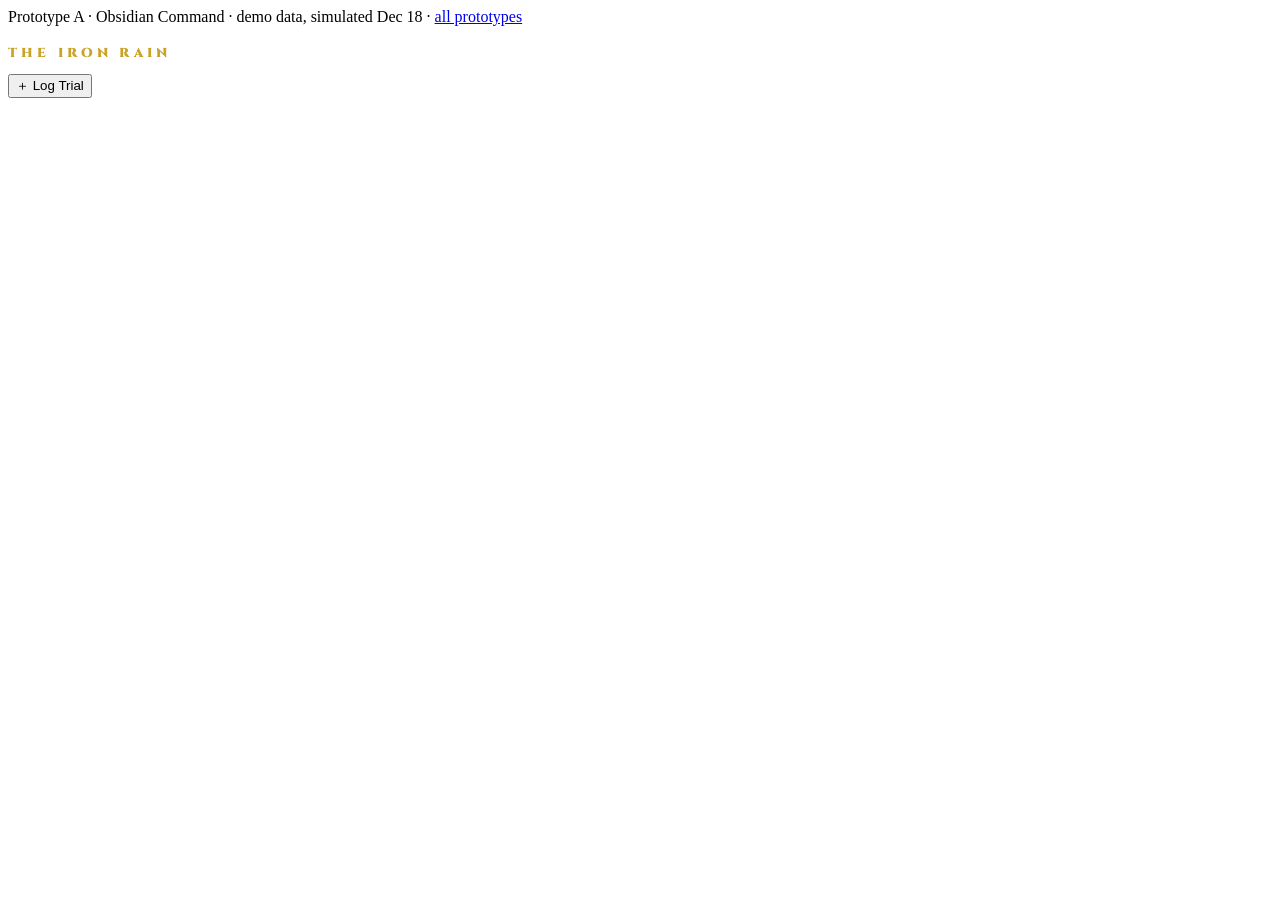
<file: prototypes/src/a-obsidian.html>
<!DOCTYPE html>
<html lang="en">
<head>
<meta charset="utf-8">
<meta name="viewport" content="width=device-width, initial-scale=1, viewport-fit=cover">
<meta name="theme-color" content="#0d0c0b">
<title>Iron Rain · Obsidian Command</title>
<link rel="preconnect" href="https://fonts.googleapis.com">
<link rel="preconnect" href="https://fonts.gstatic.com" crossorigin>
<link href="https://fonts.googleapis.com/css2?family=Cinzel:wght@500;700;900&family=Spectral:ital,wght@0,400;0,600;1,400&display=swap" rel="stylesheet">
<style>
:root {
  --bg: #0d0c0b; --panel: #171513; --panel2: #201d1a; --ink: #f1e9d8; --ink2: #e6d9b8; --muted: #9c8f78;
  --line: rgba(201,162,39,.18); --accent: #c9a227; --accent-soft: rgba(201,162,39,.16); --on-accent: #17130a;
  --crimson: #b3261e; --fh: 'Cinzel', Georgia, serif; --fb: 'Spectral', Georgia, serif;
}
/*BASE_CSS*/
header { padding: 18px 0 10px; }
.brand { font-family: var(--fh); font-weight: 900; font-size: 13px; letter-spacing: .32em; color: var(--accent); }
.season { font-size: 13px; color: var(--muted); margin-top: 2px; }
.card { background: var(--panel); border: 1px solid var(--line); border-radius: 18px; padding: 16px; margin-top: 14px; }
.card-t { font-family: var(--fh); font-size: 12px; letter-spacing: .2em; color: var(--muted); margin-bottom: 10px; display: flex; justify-content: space-between; align-items: center; }
.hero { display: grid; grid-template-columns: 150px 1fr; gap: 16px; align-items: center; }
.ring-num { font-family: var(--fh); font-weight: 900; font-size: 40px; fill: var(--ink); }
.ring-sub { font-size: 11px; fill: var(--muted); letter-spacing: .12em; }
.hero-stats .big { font-family: var(--fh); font-weight: 900; font-size: 34px; color: var(--accent); line-height: 1; }
.hero-stats .lbl { font-size: 12px; color: var(--muted); letter-spacing: .08em; text-transform: uppercase; margin-bottom: 10px; }
.chain { display: flex; gap: 4px; margin: 4px 0 2px; }
.chain i { width: 18px; height: 10px; border-radius: 6px; border: 1.5px solid var(--accent); opacity: .35; }
.chain i.on { background: var(--accent); opacity: 1; }
.week-dots { display: grid; grid-template-columns: repeat(7, 1fr); gap: 6px; margin-top: 14px; }
.wd { text-align: center; font-size: 11px; color: var(--muted); }
.wd .c { height: 36px; border-radius: 10px; border: 1px solid var(--line); margin-bottom: 4px; display: grid; place-items: center; font-size: 15px; }
.wd .c.act { background: var(--accent); border-color: var(--accent); color: var(--on-accent); }
.wd .c.part { background: var(--accent-soft); }
.wd .c.today { box-shadow: 0 0 0 2px var(--ink2) inset; }
.coach { display: flex; gap: 12px; align-items: flex-start; }
.coach .av { width: 44px; height: 44px; border-radius: 50%; background: var(--crimson); display: grid; place-items: center; font-family: var(--fh); font-weight: 900; flex: 0 0 auto; }
.coach p { font-style: italic; font-size: 15px; }
.coach small { display: block; font-family: var(--fh); font-size: 11px; letter-spacing: .16em; color: var(--muted); margin-bottom: 2px; font-style: normal; }
.rankrow { display: flex; justify-content: space-between; font-size: 13px; color: var(--muted); margin-top: 8px; }
.cal { display: grid; grid-template-columns: repeat(7, 1fr); gap: 5px; }
.cal .h { font-size: 10px; text-align: center; color: var(--muted); }
.cal .d { aspect-ratio: 1; border-radius: 8px; font-size: 11px; display: grid; place-items: center; color: var(--muted); background: var(--panel2); }
.cal .d.l1 { background: rgba(201,162,39,.28); color: var(--ink); }
.cal .d.l2 { background: rgba(201,162,39,.55); color: var(--on-accent); }
.cal .d.l3 { background: var(--accent); color: var(--on-accent); font-weight: 700; }
.cal .d.fut { opacity: .35; }
.cal .d.today { box-shadow: 0 0 0 2px var(--ink2) inset; }
.stack { display: flex; height: 14px; border-radius: 99px; overflow: hidden; margin: 6px 0 10px; }
.legend { display: grid; grid-template-columns: 1fr 1fr; gap: 6px 14px; font-size: 13px; }
.legend span { display: flex; align-items: center; gap: 6px; }
.legend i { width: 10px; height: 10px; border-radius: 3px; }
.legend b { margin-left: auto; }
.lb-row { display: flex; align-items: center; gap: 10px; padding: 10px 0; border-top: 1px solid var(--line); }
.lb-row:first-child { border-top: 0; }
.lb-pos { width: 18px; font-family: var(--fh); color: var(--muted); }
.lb-av { width: 34px; height: 34px; border-radius: 50%; display: grid; place-items: center; color: #fff; font-weight: 700; font-size: 13px; }
.lb-name { flex: 1; font-size: 15px; }
.lb-name small { display: block; font-size: 12px; color: var(--muted); }
.lb-pts { font-family: var(--fh); font-weight: 700; color: var(--accent); }
</style>
</head>
<body>
<div class="proto-bar">Prototype A · Obsidian Command · demo data, simulated Dec 18 · <a href="index.html">all prototypes</a></div>
<div class="wrap">
  <header><div class="brand">THE IRON RAIN</div><div class="season" id="season"></div></header>
  <div class="members" id="members"></div>
  <div id="main"></div>
</div>
<button class="fab" id="fab" type="button">＋ Log Trial</button>
<script>
/*ENGINE*/

const CAT_COLORS = { consistency: '#c9a227', effort: '#b3261e', progress: '#5d8a6a', habits: '#7a6aa8' };
const CAT_LABEL = { consistency: 'Consistency', effort: 'Effort', progress: 'Progress', habits: 'Habits' };

function ring(active) {
  const R = 62, C = 2 * Math.PI * R, pct = Math.min(active / RULES.standardDays, 1);
  return s('svg', { viewBox: '0 0 150 150', width: '150', height: '150' },
    s('circle', { cx: 75, cy: 75, r: R, fill: 'none', stroke: 'rgba(201,162,39,.15)', 'stroke-width': 12 }),
    s('circle', { cx: 75, cy: 75, r: R, fill: 'none', stroke: '#c9a227', 'stroke-width': 12, 'stroke-linecap': 'round',
      'stroke-dasharray': (C * pct) + ' ' + C, transform: 'rotate(-90 75 75)' }),
    s('text', { x: 75, y: 80, 'text-anchor': 'middle', class: 'ring-num' }, active + '/' + RULES.standardDays),
    s('text', { x: 75, y: 102, 'text-anchor': 'middle', class: 'ring-sub' }, 'STANDARD'));
}

function render() {
  const all = scoreAll(), sc = all[S.me], m = sc.m, wk = sc.curWeek;
  const weekNo = Math.floor(daysBetween(weekKey(SEASON.start), SEASON.today) / 7) + 1;
  document.getElementById('season').textContent = SEASON.name + ' · Week ' + weekNo + ' · ' + fmtDow(SEASON.today);

  const mem = clear(document.getElementById('members'));
  MEMBERS.forEach(x => mem.appendChild(h('button', { class: 'mchip' + (x.id === S.me ? ' on' : ''), type: 'button', onclick: () => { S.me = x.id; render(); } },
    h('span', { class: 'dot', style: 'background:' + x.house }, x.name[0]), x.name)));

  const main = clear(document.getElementById('main'));

  // Hero
  const wkPts = sc.byWeek[wk.key] || 0;
  const chainLinks = h('div', { class: 'chain' }); for (let i = 0; i < RULES.chainMax; i++) chainLinks.appendChild(h('i', { class: i < sc.chain ? 'on' : '' }));
  const dots = h('div', { class: 'week-dots' });
  range(wk.key, addDays(wk.key, 6)).forEach(d => {
    const di = sc.day[d], fut = d > SEASON.today;
    const cls = 'c' + (di && di.min >= RULES.activeDayMin ? ' act' : di ? ' part' : '') + (d === SEASON.today ? ' today' : '');
    dots.appendChild(h('div', { class: 'wd' }, h('div', { class: cls, style: fut ? 'opacity:.4' : '' }, di ? ACT[di.list[0].act].icon : ''), DOWS[dow(d)][0]));
  });
  main.appendChild(h('div', { class: 'card' },
    h('div', { class: 'hero' }, ring(wk.active),
      h('div', { class: 'hero-stats' },
        h('div', { class: 'big' }, wkPts), h('div', { class: 'lbl' }, 'Merit this week'),
        chainLinks, h('div', { class: 'lbl', style: 'margin:4px 0 0' }, 'Chain ×' + wk.mult.toFixed(1) + ' · ' + sc.chain + ' week' + (sc.chain === 1 ? '' : 's')))),
    dots));

  // Coach
  main.appendChild(h('div', { class: 'card coach' }, h('div', { class: 'av' }, m.coach[0]),
    h('p', null, h('small', null, 'COUNCIL OF ARES · ' + m.coach.toUpperCase()), coachLine(sc))));

  // Season + rank
  const r = sc.rank, toNext = r.next ? r.next.min - sc.total : 0;
  const pct = r.next ? (sc.total - r.rank.min) / (r.next.min - r.rank.min) * 100 : 100;
  main.appendChild(h('div', { class: 'card' },
    h('div', { class: 'card-t' }, h('span', null, 'SEASON MERIT'), h('span', { class: 'tag', style: 'background:' + r.rank.color + ';color:#fff' }, r.rank.name)),
    h('div', { class: 'hero-stats' }, h('div', { class: 'big' }, sc.total.toLocaleString())),
    h('div', { class: 'bar', style: 'margin-top:12px' }, h('i', { style: 'width:' + pct + '%;background:' + (r.next ? r.next.color : r.rank.color) })),
    h('div', { class: 'rankrow' }, h('span', null, r.rank.name), h('span', null, r.next ? toNext + ' to ' + r.next.name : 'Peerless Scarred'))));

  // Habits
  const hb = (S.habits[S.me][SEASON.today]) || [];
  main.appendChild(h('div', { class: 'card' }, h('div', { class: 'card-t' }, h('span', null, "TODAY'S HABITS"), h('span', null, '+' + RULES.habit + ' each')),
    m.habits.map((name, i) => h('button', { class: 'habit' + (hb[i] ? ' on' : ''), type: 'button', onclick: () => toggleHabit(i, render) },
      h('span', { class: 'box' }, hb[i] ? '✓' : ''), name, h('span', { class: 'pts' }, '+' + RULES.habit)))));

  // December calendar
  const cal = h('div', { class: 'cal' }); DOWS.forEach(d => cal.appendChild(h('div', { class: 'h' }, d[0])));
  for (let i = 0; i < dow('2026-12-01'); i++) cal.appendChild(h('div'));
  range('2026-12-01', '2026-12-31').forEach(d => {
    const di = sc.day[d], lv = !di ? '' : di.min >= 60 ? ' l3' : di.min >= RULES.activeDayMin ? ' l2' : ' l1';
    cal.appendChild(h('div', { class: 'd' + lv + (d > SEASON.today ? ' fut' : '') + (d === SEASON.today ? ' today' : '') }, toD(d).getUTCDate()));
  });
  main.appendChild(h('div', { class: 'card' }, h('div', { class: 'card-t' }, h('span', null, 'IRON DECEMBER'), h('span', null, sc.activeDays.filter(d => d < '2027').length + ' / 20 days')), cal));

  // Breakdown
  const stack = h('div', { class: 'stack' }), legend = h('div', { class: 'legend' });
  Object.keys(sc.cats).forEach(k => {
    stack.appendChild(h('i', { style: 'flex:' + (sc.cats[k] || 0.001) + ';background:' + CAT_COLORS[k] }));
    legend.appendChild(h('span', null, h('i', { style: 'background:' + CAT_COLORS[k] }), CAT_LABEL[k], h('b', null, sc.cats[k])));
  });
  main.appendChild(h('div', { class: 'card' }, h('div', { class: 'card-t' }, h('span', null, 'WHERE YOUR MERIT COMES FROM')), stack, legend));

  // Pack board
  const lb = h('div');
  MEMBERS.map(x => all[x.id]).sort((a, b) => b.total - a.total).forEach((x, i) => {
    const sub = 'Chain ×' + x.curWeek.mult.toFixed(1) + ' · ' + x.curWeek.active + '/4 this wk' +
      (x.m.track === 'weight' && x.m.share && x.weight ? ' · ▼' + x.weight.pctLost.toFixed(1) + '%' : x.m.track === 'fitness' ? ' · ' + x.prs + (x.prs === 1 ? ' PR' : ' PRs') : '');
    lb.appendChild(h('div', { class: 'lb-row' }, h('span', { class: 'lb-pos' }, i + 1), h('span', { class: 'lb-av', style: 'background:' + x.m.house }, x.m.name[0]),
      h('span', { class: 'lb-name' }, x.m.name, h('small', null, sub)), h('span', { class: 'lb-pts' }, x.total)));
  });
  main.appendChild(h('div', { class: 'card' }, h('div', { class: 'card-t' }, h('span', null, 'THE PACK')), lb));

  // Ledger
  const led = h('div');
  sc.ledger.slice(0, 10).forEach(e => led.appendChild(h('div', { class: 'ledger-row' }, h('span', { class: 'ld' }, fmtShort(e.date)), h('span', { class: 'll' }, e.label), h('span', { class: 'lp' }, '+' + e.pts))));
  main.appendChild(h('div', { class: 'card' }, h('div', { class: 'card-t' }, h('span', null, 'RECENT MERIT')), led));
}
document.getElementById('fab').addEventListener('click', () => openLog(render));
render();
</script>
</body>
</html>
</file>
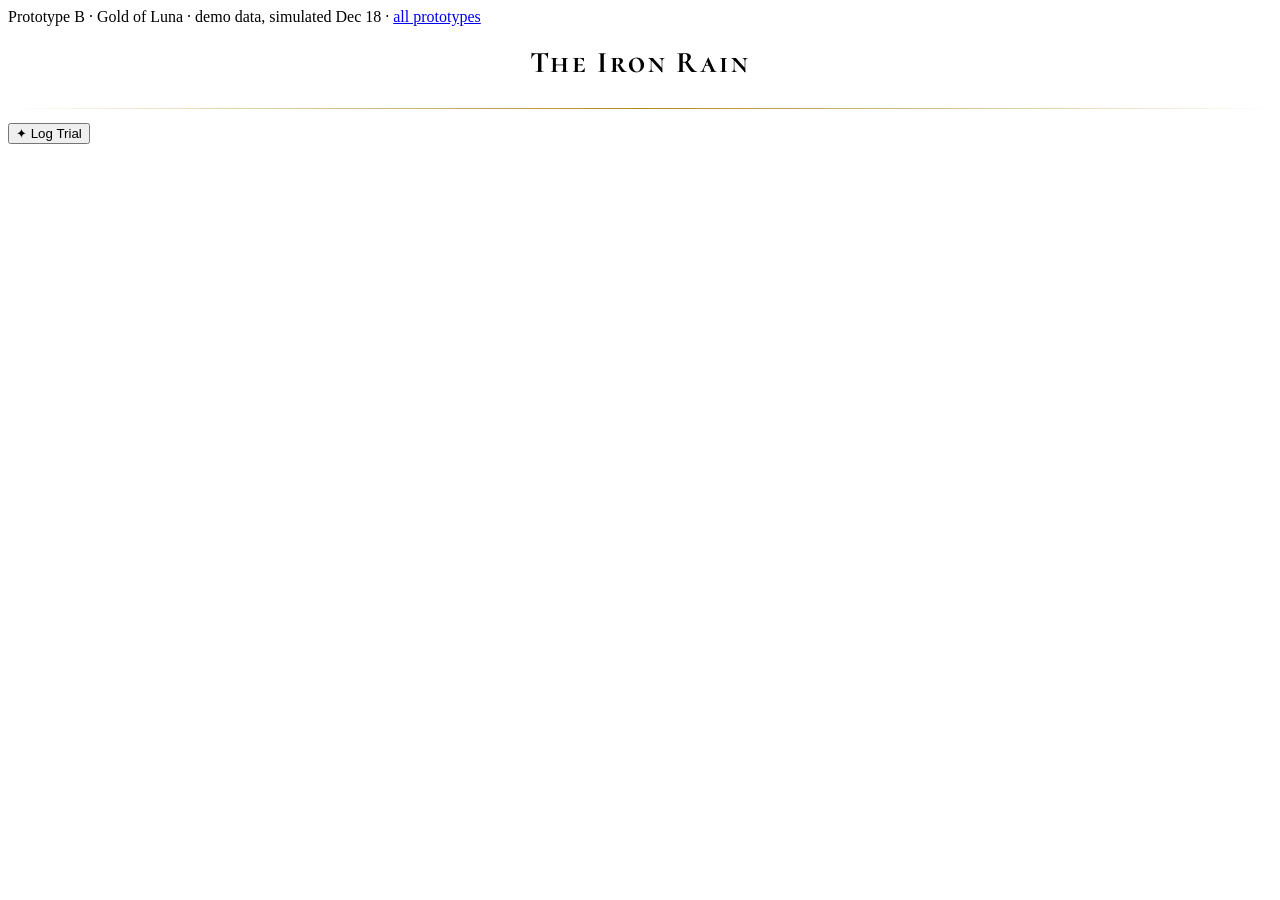
<file: prototypes/src/b-luna.html>
<!DOCTYPE html>
<html lang="en">
<head>
<meta charset="utf-8">
<meta name="viewport" content="width=device-width, initial-scale=1, viewport-fit=cover">
<meta name="theme-color" content="#faf6ec">
<title>Iron Rain · Gold of Luna</title>
<link rel="preconnect" href="https://fonts.googleapis.com">
<link rel="preconnect" href="https://fonts.gstatic.com" crossorigin>
<link href="https://fonts.googleapis.com/css2?family=Cormorant+SC:wght@500;600;700&family=Spectral:ital,wght@0,400;0,600;1,400&display=swap" rel="stylesheet">
<style>
:root {
  --bg: #faf6ec; --panel: #fffdf7; --panel2: #f4ecda; --ink: #1e1a14; --ink2: #3c3222; --muted: #7a6a50;
  --line: rgba(153,120,32,.22); --accent: #9a1010; --accent-soft: rgba(154,16,16,.09); --on-accent: #fff;
  --gold: #b08a1e; --green: #3f7a4e; --fh: 'Cormorant SC', Georgia, serif; --fb: 'Spectral', Georgia, serif;
}
/*BASE_CSS*/
header { text-align: center; padding: 22px 0 12px; }
.brand { font-family: var(--fh); font-weight: 700; font-size: 30px; letter-spacing: .08em; line-height: 1; }
.brand-sub { font-style: italic; color: var(--muted); font-size: 14px; margin-top: 4px; }
.rule { height: 1px; background: linear-gradient(90deg, transparent, var(--gold), transparent); margin: 14px 0; }
.sec { margin-top: 22px; }
.sec-t { font-family: var(--fh); font-weight: 700; font-size: 21px; display: flex; align-items: baseline; justify-content: space-between; gap: 10px; }
.sec-t small { font-family: var(--fb); font-style: italic; font-weight: 400; font-size: 13px; color: var(--muted); }
.panel { background: var(--panel); border: 1px solid var(--line); border-radius: 8px; padding: 14px; margin-top: 10px; box-shadow: 0 2px 12px rgba(153,120,32,.1); }
.stats { display: grid; grid-template-columns: repeat(4, 1fr); gap: 8px; margin-top: 10px; }
.stat { text-align: center; background: var(--panel); border: 1px solid var(--line); border-radius: 8px; padding: 10px 4px; }
.stat b { display: block; font-family: var(--fh); font-size: 22px; line-height: 1.1; }
.stat span { font-size: 11px; color: var(--muted); letter-spacing: .06em; }
.private { font-size: 12px; color: var(--muted); font-style: italic; margin-top: 8px; display: flex; gap: 6px; align-items: center; }
.chart text { font-family: 'Spectral', serif; font-size: 10px; fill: #7a6a50; }
.ladder { display: flex; flex-direction: column-reverse; gap: 3px; }
.rung { display: flex; align-items: center; gap: 10px; font-size: 13px; min-height: 30px; }
.rung .lvl { width: 44px; text-align: right; color: var(--muted); font-variant-numeric: tabular-nums; }
.rung .bx { flex: 1; height: 26px; border-radius: 5px; border: 1px dashed var(--line); display: flex; align-items: center; padding: 0 10px; font-size: 12px; color: var(--muted); }
.rung.done .bx { background: var(--accent); border: 1px solid var(--accent); color: #fff; }
.rung.ms .bx { border-style: solid; border-color: var(--gold); }
.rung.ms.done .bx { background: linear-gradient(90deg, #9a1010, #b08a1e); }
.rung.cap .bx { background: repeating-linear-gradient(45deg, rgba(154,16,16,.12) 0 6px, transparent 6px 12px); border-style: solid; color: var(--accent); }
.hold { display: flex; gap: 14px; align-items: center; }
.hold .seal { width: 64px; height: 64px; border-radius: 50%; border: 2px solid var(--gold); display: grid; place-items: center; font-size: 28px; flex: 0 0 auto; background: radial-gradient(circle, #fff8e0, #f0e0b0); }
.hold p { font-size: 14px; }
.hold b { font-family: var(--fh); font-size: 18px; display: block; }
.wk { display: grid; grid-template-columns: 70px 1fr 56px; gap: 10px; align-items: center; padding: 10px 0; border-top: 1px solid var(--line); font-size: 13px; }
.wk:first-child { border-top: 0; }
.wk .pts { font-family: var(--fh); font-size: 20px; text-align: right; }
.wk .seg { display: flex; height: 10px; border-radius: 99px; overflow: hidden; background: var(--panel2); }
.wk .meta { font-size: 11px; color: var(--muted); margin-top: 4px; }
.badges { display: grid; grid-template-columns: repeat(3, 1fr); gap: 8px; }
.badge { text-align: center; padding: 12px 4px; border: 1px solid var(--line); border-radius: 8px; background: var(--panel); }
.badge .ic { font-size: 26px; filter: grayscale(1); opacity: .45; }
.badge.t1 .ic, .badge.t2 .ic, .badge.t3 .ic { filter: none; opacity: 1; }
.badge b { display: block; font-family: var(--fh); font-size: 14px; margin-top: 2px; }
.badge span { font-size: 11px; color: var(--muted); }
.tierpips { display: flex; justify-content: center; gap: 4px; margin-top: 4px; }
.tierpips i { width: 8px; height: 8px; border-radius: 50%; background: var(--panel2); border: 1px solid var(--line); }
.tierpips i.b { background: #a0572a; } .tierpips i.s { background: #a8b0bb; } .tierpips i.g { background: #c9a227; }
.codex td { padding: 7px 4px; border-top: 1px solid var(--line); font-size: 14px; vertical-align: top; }
.codex td:last-child { text-align: right; font-weight: 600; white-space: nowrap; }
.codex tr.h td { font-family: var(--fh); font-weight: 700; font-size: 16px; padding-top: 14px; border-top: 0; color: var(--accent); }
</style>
</head>
<body>
<div class="proto-bar">Prototype B · Gold of Luna · demo data, simulated Dec 18 · <a href="index.html">all prototypes</a></div>
<div class="wrap">
  <header><div class="brand">The Iron Rain</div><div class="brand-sub" id="sub"></div></header>
  <div class="members" id="members"></div>
  <div class="rule"></div>
  <div id="main"></div>
</div>
<button class="fab" id="fab" type="button">✦ Log Trial</button>
<script>
/*ENGINE*/

const CAT_COLORS = { consistency: '#9a1010', effort: '#b08a1e', progress: '#3f7a4e', habits: '#6a5a8a' };

function weightChart(w, m) {
  const W = 520, H = 220, L = 34, R = 10, T = 12, B = 24;
  const x0 = SEASON.start, x1 = addDays(SEASON.today, 3);
  const span = daysBetween(x0, x1);
  const lo = Math.min(...w.series.map(p => p.lbs)) - 2, hi = Math.max(w.start, ...w.series.map(p => p.lbs)) + 1;
  const X = d => L + daysBetween(x0, d) / span * (W - L - R), Y = v => T + (hi - v) / (hi - lo) * (H - T - B);
  const g = s('svg', { viewBox: '0 0 ' + W + ' ' + H, class: 'chart', width: '100%', role: 'img', 'aria-label': 'Weight trend' });
  // healthy pace corridor 0.5–1%/week
  const corr = d => { const wks = daysBetween(x0, d) / 7; return [w.start * (1 - 0.005 * wks), w.start * (1 - 0.01 * wks)]; };
  const pts1 = [x0, x1].map(d => X(d) + ',' + Y(corr(d)[0])), pts2 = [x1, x0].map(d => X(d) + ',' + Y(corr(d)[1]));
  g.appendChild(s('polygon', { points: pts1.concat(pts2).join(' '), fill: 'rgba(63,122,78,.12)' }));
  // grid
  for (let v = Math.ceil(lo); v <= hi; v += 2) {
    g.appendChild(s('line', { x1: L, x2: W - R, y1: Y(v), y2: Y(v), stroke: 'rgba(153,120,32,.15)' }));
    g.appendChild(s('text', { x: L - 6, y: Y(v) + 3, 'text-anchor': 'end' }, v));
  }
  // goal
  if (w.goalLbs <= lo) g.appendChild(s('text', { x: W - R, y: H - B - 4, 'text-anchor': 'end', style: 'fill:#b08a1e' }, 'goal ' + w.goalLbs.toFixed(1) + ' ↓'));
  else {
    g.appendChild(s('line', { x1: L, x2: W - R, y1: Y(w.goalLbs), y2: Y(w.goalLbs), stroke: '#b08a1e', 'stroke-dasharray': '5 4', 'stroke-width': 1.5 }));
    g.appendChild(s('text', { x: W - R, y: Y(w.goalLbs) - 4, 'text-anchor': 'end', style: 'fill:#b08a1e' }, 'goal −' + m.goalPct + '%'));
  }
  ['2026-12-01', '2026-12-08', '2026-12-15'].forEach(d => g.appendChild(s('text', { x: X(d), y: H - 6, 'text-anchor': 'middle' }, fmtShort(d))));
  w.series.forEach(p => g.appendChild(s('circle', { cx: X(p.date), cy: Y(p.lbs), r: 3, fill: 'rgba(30,26,20,.28)' })));
  g.appendChild(s('polyline', { points: w.series.map(p => X(p.date) + ',' + Y(p.trend)).join(' '), fill: 'none', stroke: '#9a1010', 'stroke-width': 3, 'stroke-linejoin': 'round', 'stroke-linecap': 'round' }));
  const last = w.series[w.series.length - 1];
  g.appendChild(s('circle', { cx: X(last.date), cy: Y(last.trend), r: 5, fill: '#9a1010', stroke: '#fff', 'stroke-width': 2 }));
  return g;
}

function minutesChart(sc) {
  const W = 520, H = 180, L = 30, B = 24, T = 14;
  const wks = sc.weeks; const vals = wks.map(w => w.days.reduce((a, d) => a + (sc.day[d] ? sc.day[d].min : 0), 0));
  const max = Math.max(200, ...vals) * 1.1, bw = (W - L - 10) / wks.length;
  const g = s('svg', { viewBox: '0 0 ' + W + ' ' + H, class: 'chart', width: '100%' });
  wks.forEach((w, i) => {
    const hgt = vals[i] / max * (H - T - B), x = L + i * bw + bw * 0.2;
    g.appendChild(s('rect', { x, y: H - B - hgt, width: bw * 0.6, height: hgt, rx: 4, fill: w.complete ? '#9a1010' : 'rgba(154,16,16,.4)' }));
    g.appendChild(s('text', { x: x + bw * 0.3, y: H - B - hgt - 4, 'text-anchor': 'middle', style: 'fill:#1e1a14;font-weight:600' }, vals[i] + 'm'));
    g.appendChild(s('text', { x: x + bw * 0.3, y: H - 6, 'text-anchor': 'middle' }, 'Wk of ' + fmtShort(w.key)));
  });
  return g;
}

function ladder(w) {
  const lad = h('div', { class: 'ladder' });
  const actual = (w.start - w.low) / w.start * 100;
  for (let p = 0.5; p <= 6; p += 0.5) {
    const ms = RULES.milestones.find(x => x[0] === p);
    const done = w.credited >= p, capped = !done && actual >= p;
    lad.appendChild(h('div', { class: 'rung' + (done ? ' done' : '') + (ms ? ' ms' : '') + (capped ? ' cap' : '') },
      h('span', { class: 'lvl' }, '−' + p.toFixed(1) + '%'),
      h('span', { class: 'bx' }, done ? '+' + RULES.stepPts + (ms ? ' · ' + ms[2] + ' +' + ms[1] : '') : capped ? 'reached — unlocks next week (1%/wk pace cap)' : ms ? ms[2] + ' · +' + ms[1] : '+' + RULES.stepPts)));
  }
  return lad;
}

function codex() {
  const t = h('table', { class: 'codex', style: 'width:100%;border-collapse:collapse' });
  const rows = [
    ['h', 'I · Show Up (Consistency)'],
    ['Active Day — ' + RULES.activeDayMin + '+ min of anything', '+' + RULES.activeDay],
    ['Weekly Standard — ' + RULES.standardDays + ' Active Days (Mon–Sun)', '+' + RULES.standard],
    ['Chain — each straight Standard week adds +10% to the week', 'up to ×1.5'],
    ['Miss a week? Chain drops one link, not to zero', '—'],
    ['h', 'II · Effort (every activity equal)'],
    ['Per 10 min: Easy / Steady / Hard', '1 / 2 / 3'],
    ['Daily effort cap', RULES.effortCap],
    ['h', 'III · Progress (opt-in, private)'],
    ['Weekly weigh-in', '+' + RULES.weighIn],
    ['Each new 0.5% low on the 7-day trend', '+' + RULES.stepPts],
    ['Credit capped at 1% per week (healthy pace)', '—'],
    ['Milestones at 5% · 10% · 15%', '+100 · +150 · +200'],
    ['Holiday Hold: Jan 4 trend ≤ Dec 1 + 0.5%', '+' + HOLIDAY_HOLD.reward],
    ['Fitness track instead: personal record (2/wk)', '+' + RULES.pr],
    ['h', 'IV · Habits'],
    ['Up to 3 chosen daily habits', '+' + RULES.habit + ' each'],
  ];
  rows.forEach(r => t.appendChild(r[0] === 'h' ? h('tr', { class: 'h' }, h('td', { colspan: 2 }, r[1])) : h('tr', null, h('td', null, r[0]), h('td', null, r[1]))));
  return t;
}

function render() {
  const all = scoreAll(), sc = all[S.me], m = sc.m;
  document.getElementById('sub').textContent = SEASON.name + ' · Dec 1 – Mar 21 · ' + fmtDow(SEASON.today);
  const mem = clear(document.getElementById('members'));
  MEMBERS.forEach(x => mem.appendChild(h('button', { class: 'mchip' + (x.id === S.me ? ' on' : ''), type: 'button', onclick: () => { S.me = x.id; render(); } },
    h('span', { class: 'dot', style: 'background:' + x.house }, x.name[0]), x.name)));
  const main = clear(document.getElementById('main'));

  if (m.track === 'weight' && sc.weight) {
    const w = sc.weight;
    main.appendChild(h('div', { class: 'sec' }, h('div', { class: 'sec-t' }, 'The Ascent', h('small', null, 'trend line, not daily noise')),
      h('div', { class: 'stats' },
        h('div', { class: 'stat' }, h('b', null, w.start.toFixed(1)), h('span', null, 'START')),
        h('div', { class: 'stat' }, h('b', null, w.trend.toFixed(1)), h('span', null, 'TREND')),
        h('div', { class: 'stat' }, h('b', { style: 'color:var(--accent)' }, '−' + w.pctLost.toFixed(1) + '%'), h('span', null, 'LOST')),
        h('div', { class: 'stat' }, h('b', null, w.pacePct.toFixed(2) + '%'), h('span', null, 'PER WEEK'))),
      h('div', { class: 'panel' }, weightChart(w, m),
        h('div', { class: 'private' }, '🔒 Pounds are visible only to you. The pack sees ' + (m.share ? '% lost.' : 'nothing — sharing is off.'))),
      h('div', { class: 'private' }, h('span', { style: 'display:inline-block;width:14px;height:10px;background:rgba(63,122,78,.25);border-radius:2px' }), 'Green band = healthy pace (0.5–1% per week)')));

    main.appendChild(h('div', { class: 'sec' }, h('div', { class: 'sec-t' }, 'Milestone Ladder', h('small', null, w.credited.toFixed(1) + '% credited')), h('div', { class: 'panel' }, ladder(w))));

    main.appendChild(h('div', { class: 'sec' }, h('div', { class: 'sec-t' }, 'The Holiday Hold'),
      h('div', { class: 'panel hold' }, h('div', { class: 'seal' }, w.holdOk ? '🛡️' : '⚠️'),
        h('p', null, h('b', null, w.holdOk ? 'Holding the line' : 'Above the line'),
          'Finish Jan 4 with your trend no more than 0.5% above Dec 1 → +' + HOLIDAY_HOLD.reward + ' Merit. Maintaining through the holidays counts as winning. ',
          h('i', null, daysBetween(SEASON.today, HOLIDAY_HOLD.end) + ' days left.')))));
  } else {
    main.appendChild(h('div', { class: 'sec' }, h('div', { class: 'sec-t' }, 'The Ascent', h('small', null, 'fitness track')),
      h('div', { class: 'stats' },
        h('div', { class: 'stat' }, h('b', null, sc.totalMin), h('span', null, 'MINUTES')),
        h('div', { class: 'stat' }, h('b', null, sc.activeDays.length), h('span', null, 'ACTIVE DAYS')),
        h('div', { class: 'stat' }, h('b', { style: 'color:var(--accent)' }, sc.prs), h('span', null, 'RECORDS')),
        h('div', { class: 'stat' }, h('b', null, '×' + sc.curWeek.mult.toFixed(1)), h('span', null, 'CHAIN'))),
      h('div', { class: 'panel' }, minutesChart(sc),
        h('div', { class: 'private' }, '⚡ Fitness track: progress Merit comes from personal records (Peloton output, fastest mile, longest ride) — no scale involved.'))));
    const prs = S.prs.filter(p => p.member === m.id && p.date <= SEASON.today);
    main.appendChild(h('div', { class: 'sec' }, h('div', { class: 'sec-t' }, 'Records Broken'),
      h('div', { class: 'panel' }, prs.length ? prs.map(p => h('div', { class: 'ledger-row' }, h('span', { class: 'ld' }, fmtShort(p.date)), h('span', { class: 'll' }, p.label), h('span', { class: 'lp' }, '+' + RULES.pr))) : h('i', null, 'No records yet this season.'))));
  }

  // Weekly scorecards
  const wkPanel = h('div', { class: 'panel' });
  sc.weeks.slice().reverse().forEach(w => {
    const parts = { consistency: 0, effort: 0, progress: 0, habits: 0 };
    sc.ledger.filter(e => weekKey(e.date) === w.key).forEach(e => parts[e.cat] += e.pts);
    const seg = h('div', { class: 'seg' }); Object.keys(parts).forEach(k => seg.appendChild(h('i', { style: 'flex:' + (parts[k] || 0.001) + ';background:' + CAT_COLORS[k] })));
    wkPanel.appendChild(h('div', { class: 'wk' }, h('div', null, h('b', null, fmtShort(w.key)), h('div', { class: 'meta' }, w.complete ? 'final' : 'in progress')),
      h('div', null, seg, h('div', { class: 'meta' }, w.active + ' Active Days · ' + (w.standard ? '✦ Standard' : 'no Standard') + ' · ×' + w.mult.toFixed(1))),
      h('div', { class: 'pts' }, sc.byWeek[w.key] || 0)));
  });
  main.appendChild(h('div', { class: 'sec' }, h('div', { class: 'sec-t' }, 'Weekly Scorecards', h('small', null, 'Total ' + sc.total + ' · ' + sc.rank.rank.name)), wkPanel,
    h('div', { class: 'private' }, ['consistency', 'effort', 'progress', 'habits'].map(k => h('span', null, h('span', { style: 'display:inline-block;width:10px;height:10px;border-radius:2px;margin-right:4px;background:' + CAT_COLORS[k] }), k[0].toUpperCase() + k.slice(1) + ' ')))));

  // Badges
  const bg = h('div', { class: 'badges' });
  badges(sc).forEach(b => {
    const pips = h('div', { class: 'tierpips' }); ['b', 's', 'g'].forEach((c, i) => pips.appendChild(h('i', { class: i < b.tier ? c : '' })));
    bg.appendChild(h('div', { class: 'badge t' + b.tier }, h('div', { class: 'ic' }, b.icon), h('b', null, b.name), h('span', null, b.v + (b.next ? ' / ' + b.next : ' ✓')), pips));
  });
  main.appendChild(h('div', { class: 'sec' }, h('div', { class: 'sec-t' }, 'Honors'), h('div', { style: 'margin-top:10px' }, bg)));

  main.appendChild(h('div', { class: 'sec' }, h('div', { class: 'sec-t' }, 'The Merit Codex'), h('div', { class: 'panel' }, codex())));
}
document.getElementById('fab').addEventListener('click', () => openLog(render));
render();
</script>
</body>
</html>
</file>
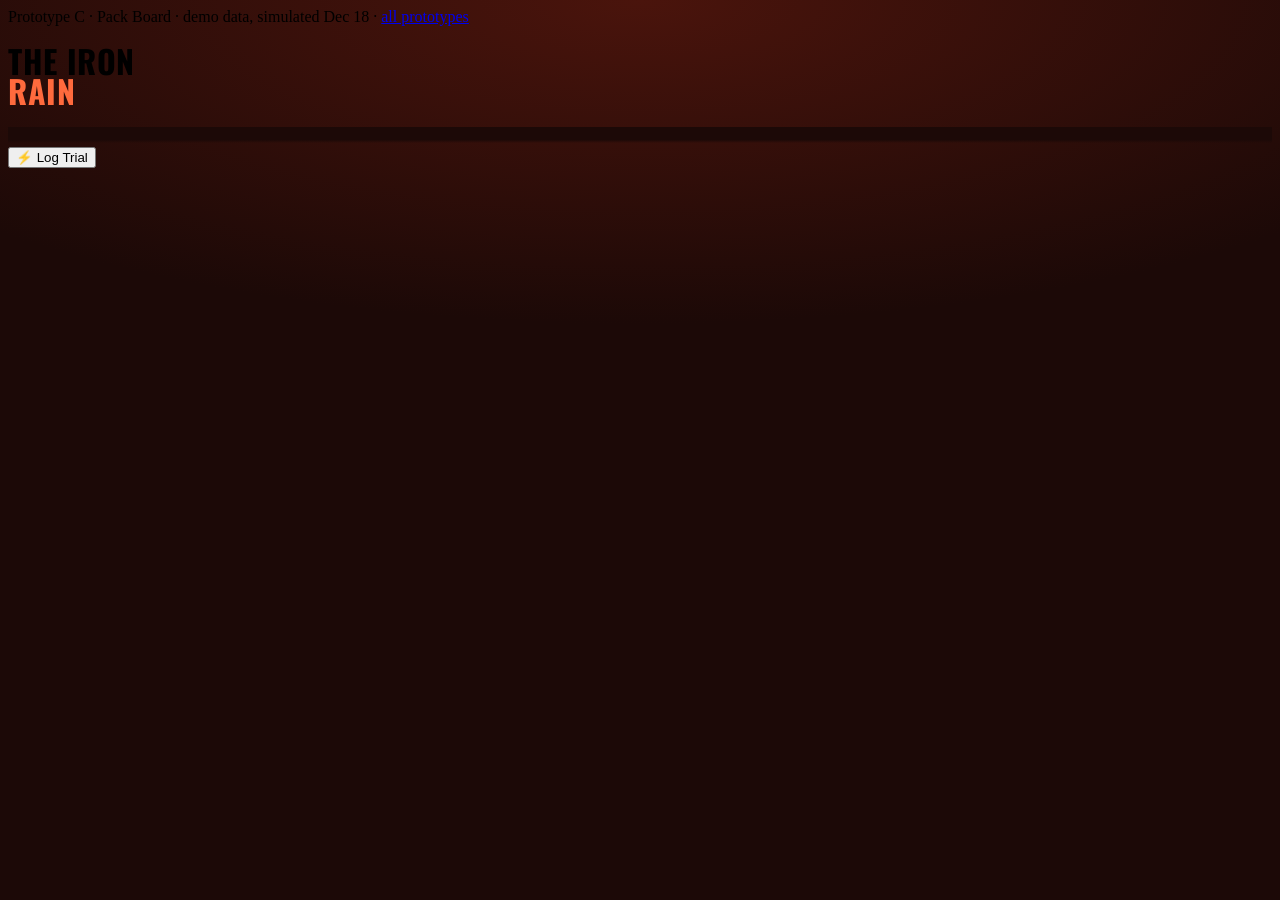
<file: prototypes/src/c-mars.html>
<!DOCTYPE html>
<html lang="en">
<head>
<meta charset="utf-8">
<meta name="viewport" content="width=device-width, initial-scale=1, viewport-fit=cover">
<meta name="theme-color" content="#1c0907">
<title>Iron Rain · Pack Board</title>
<link rel="preconnect" href="https://fonts.googleapis.com">
<link rel="preconnect" href="https://fonts.gstatic.com" crossorigin>
<link href="https://fonts.googleapis.com/css2?family=Oswald:wght@400;500;700&family=Spectral:ital,wght@0,400;0,600;1,400&display=swap" rel="stylesheet">
<style>
:root {
  --bg: #1c0907; --panel: #2a0f0b; --panel2: #3a1712; --ink: #fbe9e0; --ink2: #ffd9c2; --muted: #c99a88;
  --line: rgba(255,140,100,.18); --accent: #ff6a3d; --accent-soft: rgba(255,106,61,.16); --on-accent: #1c0907;
  --fh: 'Oswald', 'Arial Narrow', sans-serif; --fb: 'Spectral', Georgia, serif;
}
/*BASE_CSS*/
body { background: radial-gradient(120% 60% at 50% 0%, #4a140c 0%, #1c0907 60%) fixed, #1c0907; }
header { padding: 20px 0 6px; display: flex; justify-content: space-between; align-items: flex-end; }
.brand { font-family: var(--fh); font-weight: 700; font-size: 32px; line-height: .95; letter-spacing: .02em; text-transform: uppercase; }
.brand span { color: var(--accent); }
.count { text-align: right; font-family: var(--fh); font-size: 13px; color: var(--muted); text-transform: uppercase; letter-spacing: .08em; }
.count b { display: block; font-size: 28px; color: var(--ink); line-height: 1; }
.tabs { display: flex; gap: 6px; margin: 14px 0 4px; position: sticky; top: 0; z-index: 20; padding: 8px 0; background: linear-gradient(var(--bg) 80%, transparent); }
.tab { flex: 1; min-height: 44px; border-radius: 12px; font-family: var(--fh); font-size: 15px; letter-spacing: .06em; text-transform: uppercase; color: var(--muted); border: 1px solid var(--line); }
.tab.on { background: var(--accent); color: var(--on-accent); border-color: var(--accent); }
.h2 { font-family: var(--fh); font-size: 14px; letter-spacing: .14em; text-transform: uppercase; color: var(--muted); margin: 18px 0 8px; display: flex; justify-content: space-between; }
.pcard { position: relative; overflow: hidden; border-radius: 18px; padding: 14px 14px 12px; margin-bottom: 10px; background: var(--panel); border: 1px solid var(--line); }
.pcard::before { content: ''; position: absolute; left: 0; top: 0; bottom: 0; width: 5px; background: var(--house); }
.pcard.me { box-shadow: 0 0 0 1.5px var(--accent) inset; }
.ptop { display: flex; align-items: center; gap: 12px; }
.ppos { font-family: var(--fh); font-size: 28px; font-weight: 700; color: var(--muted); width: 24px; }
.pname { flex: 1; font-family: var(--fh); font-size: 22px; line-height: 1.05; }
.pname small { display: block; font-family: var(--fb); font-size: 12px; color: var(--muted); }
.ppts { font-family: var(--fh); font-size: 30px; font-weight: 700; text-align: right; line-height: 1; }
.ppts small { display: block; font-size: 11px; color: var(--muted); letter-spacing: .1em; font-weight: 400; }
.pips { display: grid; grid-template-columns: repeat(7, 1fr); gap: 5px; margin-top: 12px; }
.pip { height: 26px; border-radius: 7px; background: var(--panel2); display: grid; place-items: center; font-size: 10px; color: var(--muted); font-family: var(--fh); }
.pip.act { background: var(--accent); color: var(--on-accent); }
.pip.part { background: rgba(255,106,61,.35); color: var(--ink); }
.pip.today { box-shadow: 0 0 0 1.5px var(--ink) inset; }
.pip.fut { opacity: .35; }
.pfoot { display: flex; gap: 8px; flex-wrap: wrap; margin-top: 10px; }
.chip { font-size: 12px; padding: 3px 10px; border-radius: 99px; background: var(--panel2); color: var(--ink2); }
.chip.hot { background: var(--accent-soft); color: var(--accent); }
.flames { letter-spacing: -2px; }
.gcard { background: var(--panel); border: 1px solid var(--line); border-radius: 16px; padding: 14px; margin-bottom: 10px; }
.gtop { display: flex; gap: 10px; align-items: center; }
.gic { font-size: 26px; }
.gname { flex: 1; font-family: var(--fh); font-size: 19px; line-height: 1.1; }
.gname small { display: block; font-family: var(--fb); font-size: 13px; color: var(--muted); }
.grew { font-family: var(--fh); color: var(--accent); font-size: 16px; }
.grow { display: grid; grid-template-columns: 64px 1fr 54px; gap: 8px; align-items: center; font-size: 13px; margin-top: 8px; }
.grow .v { text-align: right; color: var(--muted); font-variant-numeric: tabular-nums; }
.win { margin-top: 10px; font-size: 13px; color: var(--accent); }
.howl { display: flex; gap: 10px; padding: 12px 0; border-top: 1px solid var(--line); }
.howl:first-child { border-top: 0; }
.hav { width: 36px; height: 36px; border-radius: 50%; display: grid; place-items: center; color: #fff; font-weight: 700; flex: 0 0 auto; }
.hbody { flex: 1; font-size: 15px; }
.hbody b { font-family: var(--fh); font-weight: 500; letter-spacing: .03em; }
.hbody small { color: var(--muted); font-size: 12px; margin-left: 6px; }
.compose { display: flex; gap: 8px; margin-bottom: 8px; }
.compose input { flex: 1; min-height: 48px; border-radius: 12px; border: 1px solid var(--line); background: var(--panel2); color: var(--ink); padding: 0 14px; font-size: 16px; font-family: var(--fb); }
.compose button { min-width: 72px; border-radius: 12px; background: var(--accent); color: var(--on-accent); font-family: var(--fh); letter-spacing: .06em; }
.whoami { font-size: 13px; color: var(--muted); margin-top: 10px; }
</style>
</head>
<body>
<div class="proto-bar">Prototype C · Pack Board · demo data, simulated Dec 18 · <a href="index.html">all prototypes</a></div>
<div class="wrap">
  <header><div class="brand">The Iron<br><span>Rain</span></div><div class="count" id="count"></div></header>
  <div class="members" id="members"></div>
  <div class="tabs" id="tabs"></div>
  <div id="main"></div>
</div>
<button class="fab" id="fab" type="button">⚡ Log Trial</button>
<script>
/*ENGINE*/

let TAB = 'pack';
const TABS = [['pack', 'Pack'], ['gauntlet', 'Gauntlet'], ['howl', 'Howl']];

function packCard(sc, pos) {
  const m = sc.m, wk = sc.curWeek;
  const pips = h('div', { class: 'pips' });
  range(wk.key, addDays(wk.key, 6)).forEach(d => {
    const di = sc.day[d];
    pips.appendChild(h('div', { class: 'pip' + (di && di.min >= RULES.activeDayMin ? ' act' : di ? ' part' : '') + (d === SEASON.today ? ' today' : '') + (d > SEASON.today ? ' fut' : '') }, DOWS[dow(d)][0]));
  });
  const progress = m.track === 'weight' ? (m.share && sc.weight ? '▼ ' + sc.weight.pctLost.toFixed(1) + '% · ' + (sc.weight.holdOk ? '🛡️ Holding' : '⚠️ Hold at risk') : '🔒 Progress private') : '⚡ ' + sc.prs + (sc.prs === 1 ? ' record' : ' records');
  return h('div', { class: 'pcard' + (m.id === S.me ? ' me' : ''), style: '--house:' + m.house },
    h('div', { class: 'ptop' }, h('div', { class: 'ppos' }, pos),
      h('div', { class: 'pname' }, m.name, h('small', null, sc.rank.rank.name + ' · ' + (m.track === 'weight' ? 'Weight track' : 'Fitness track'))),
      h('div', { class: 'ppts' }, sc.total, h('small', null, 'MERIT'))),
    pips,
    h('div', { class: 'pfoot' },
      h('span', { class: 'chip' + (wk.standard ? ' hot' : '') }, wk.standard ? '✦ Standard met' : wk.active + '/' + RULES.standardDays + ' Standard'),
      h('span', { class: 'chip' + (sc.chain >= 2 ? ' hot' : '') }, h('span', { class: 'flames' }, sc.chain ? '🔥'.repeat(sc.chain) + ' ' : ''), sc.chain ? '×' + wk.mult.toFixed(1) : 'No chain yet'),
      h('span', { class: 'chip' }, progress)));
}

function render() {
  const all = scoreAll();
  const left = daysBetween(SEASON.today, SEASON.end);
  clear(document.getElementById('count')).appendChild(h('div', null, h('b', null, left), 'days left · ' + SEASON.name));
  const mem = clear(document.getElementById('members'));
  MEMBERS.forEach(x => mem.appendChild(h('button', { class: 'mchip' + (x.id === S.me ? ' on' : ''), type: 'button', onclick: () => { S.me = x.id; render(); } },
    h('span', { class: 'dot', style: 'background:' + x.house }, x.name[0]), x.name)));
  const tabs = clear(document.getElementById('tabs'));
  TABS.forEach(t => tabs.appendChild(h('button', { class: 'tab' + (TAB === t[0] ? ' on' : ''), type: 'button', onclick: () => { TAB = t[0]; render(); } }, t[1])));
  const main = clear(document.getElementById('main'));

  if (TAB === 'pack') {
    const ranked = MEMBERS.map(m => all[m.id]).sort((a, b) => b.total - a.total);
    const metCount = ranked.filter(x => x.curWeek.standard).length;
    main.appendChild(h('div', { class: 'h2' }, h('span', null, 'Leaderboard'), h('span', null, metCount + '/' + ranked.length + ' met the Standard')));
    ranked.forEach((sc, i) => main.appendChild(packCard(sc, i + 1)));
    main.appendChild(h('div', { class: 'h2' }, h('span', null, 'The Passage · Pack Milestones')));
    passage(all).forEach(p => main.appendChild(h('div', { class: 'gcard' },
      h('div', { class: 'gtop' }, h('div', { class: 'gic' }, p.icon), h('div', { class: 'gname' }, p.name, h('small', null, p.desc)), h('div', { class: 'grew' }, p.reward)),
      h('div', { class: 'bar', style: 'margin-top:10px' }, h('i', { style: 'width:' + Math.min(100, p.val / p.goal * 100) + '%' })),
      h('div', { class: 'grow', style: 'grid-template-columns:1fr auto' }, h('span', { class: 'v', style: 'text-align:left' }, p.val.toLocaleString() + ' / ' + p.goal.toLocaleString()), h('span', { class: 'v' }, Math.round(p.val / p.goal * 100) + '%')))));
  }

  if (TAB === 'gauntlet') {
    main.appendChild(h('div', { class: 'h2' }, h('span', null, 'The Gauntlet · First to finish wins')));
    gauntlet(all).forEach(c => {
      const card = h('div', { class: 'gcard' }, h('div', { class: 'gtop' }, h('div', { class: 'gic' }, c.icon), h('div', { class: 'gname' }, c.name, h('small', null, c.desc)), h('div', { class: 'grew' }, '+' + c.reward)));
      c.rows.forEach(r => card.appendChild(h('div', { class: 'grow' }, h('span', null, r.m.name), h('div', { class: 'bar' }, h('i', { style: 'width:' + (r.v / c.goal * 100) + '%;background:' + r.m.house })), h('span', { class: 'v' }, r.v + '/' + c.goal))));
      if (c.winner) card.appendChild(h('div', { class: 'win' }, '🏆 Conquered by ' + c.winner.name));
      main.appendChild(card);
    });
  }

  if (TAB === 'howl') {
    const inp = h('input', { type: 'text', placeholder: 'Howl at the pack…', maxlength: '240', enterkeyhint: 'send' });
    const send = () => { const t = inp.value.trim(); if (!t) return; S.howls.unshift({ member: S.me, date: SEASON.today, text: t }); toast('Howl sent 🐺'); render(); };
    inp.addEventListener('keydown', e => { if (e.key === 'Enter') send(); });
    main.appendChild(h('div', { class: 'h2' }, h('span', null, 'The Howler')));
    main.appendChild(h('div', { class: 'compose' }, inp, h('button', { type: 'button', onclick: send }, 'Howl')));
    const feed = h('div', { class: 'gcard' });
    // auto howls from scoring events
    const auto = [];
    MEMBERS.forEach(m => { const sc = all[m.id]; if (sc.curWeek.standard) auto.push({ member: m.id, date: SEASON.today, text: '✦ met the Weekly Standard — chain climbs to ×' + (sc.curWeek.mult + RULES.chainStep).toFixed(1) + ' next week.', sys: true }); });
    auto.concat(S.howls).forEach(x => { const m = MEM[x.member];
      feed.appendChild(h('div', { class: 'howl' }, h('div', { class: 'hav', style: 'background:' + m.house }, m.name[0]),
        h('div', { class: 'hbody' }, h('b', null, m.name), h('small', null, fmtShort(x.date) + (x.sys ? ' · auto' : '')), h('div', { style: x.sys ? 'color:var(--accent)' : '' }, x.text)))); });
    main.appendChild(feed);
    main.appendChild(h('div', { class: 'whoami' }, 'Posting as ' + MEM[S.me].name + ' (switch above).'));
  }
}
document.getElementById('fab').addEventListener('click', () => openLog(render));
render();
</script>
</body>
</html>
</file>
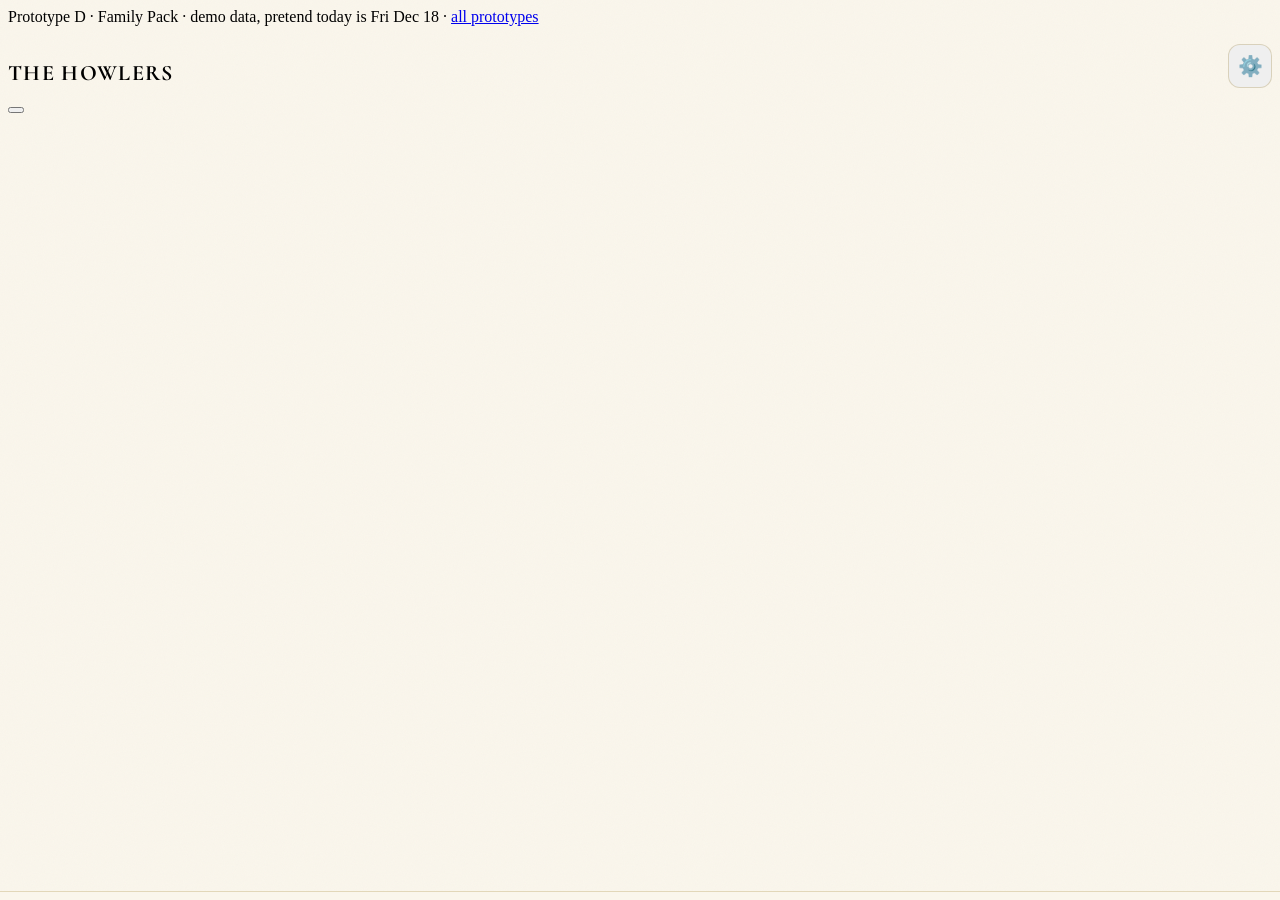
<file: prototypes/src/d-family.html>
<!DOCTYPE html>
<html lang="en">
<head>
<meta charset="utf-8">
<meta name="viewport" content="width=device-width, initial-scale=1, viewport-fit=cover">
<meta name="theme-color" content="#faf6ec">
<title>Howlers Family Pack</title>
<link rel="preconnect" href="https://fonts.googleapis.com">
<link rel="preconnect" href="https://fonts.gstatic.com" crossorigin>
<link href="https://fonts.googleapis.com/css2?family=Cormorant+SC:wght@500;600;700&family=Baloo+2:wght@500;700;800&family=Spectral:ital,wght@0,400;0,600;1,400&display=swap" rel="stylesheet">
<style>
:root {
  /* Gold of Luna — ivory parchment, wine crimson, restrained gold (from the original Howlers) */
  --bg: #faf6ec; --panel: #fffdf7; --panel2: #f2ead6; --ink: #1e1a14; --ink2: #3c3222; --muted: #6e5f46;
  --line: rgba(153,120,32,.25); --accent: #9a1010; --accent-soft: rgba(154,16,16,.08); --on-accent: #fff;
  --gold: #c9a227; --amber: #7d6414; --pup: #b0601e; --teal: #2e7d32; --shadow: 0 2px 12px rgba(153,120,32,.13); --fh: 'Cormorant SC', Georgia, serif; --fb: 'Spectral', Georgia, serif; --fp: 'Baloo 2', system-ui, sans-serif;
}
/*BASE_CSS*/
body { background: var(--bg) url("data:image/svg+xml,%3Csvg xmlns='http://www.w3.org/2000/svg' width='400' height='400'%3E%3Cfilter id='n'%3E%3CfeTurbulence type='fractalNoise' baseFrequency='0.9' numOctaves='4' stitchTiles='stitch'/%3E%3C/filter%3E%3Crect width='400' height='400' filter='url(%23n)' opacity='0.03'/%3E%3C/svg%3E"); }
.card { box-shadow: var(--shadow); }
header { padding: 18px 0 8px; display: flex; justify-content: space-between; align-items: flex-end; }
.brand { font-family: var(--fh); font-weight: 900; font-size: 22px; letter-spacing: .06em; line-height: 1.05; }
.brand small { display: block; font-family: var(--fb); font-weight: 400; font-size: 13px; color: var(--muted); letter-spacing: 0; margin-top: 3px; }
.card { background: var(--panel); border: 1px solid var(--line); border-radius: 18px; padding: 16px; margin-top: 14px; }
.card-t { font-family: var(--fh); font-size: 12px; letter-spacing: .18em; color: var(--muted); margin-bottom: 10px; display: flex; justify-content: space-between; align-items: center; gap: 8px; }
.card-t .r { font-family: var(--fb); letter-spacing: 0; font-size: 13px; }
/* rank ladder */
.ladder { display: grid; grid-template-columns: repeat(7, 1fr); gap: 4px; margin-top: 6px; }
.ladder .rg { height: 12px; border-radius: 4px; opacity: .3; position: relative; }
.ladder .rg.done { opacity: 1; }
.ladder .rg.cur { opacity: 1; box-shadow: 0 0 0 2px var(--ink) ; }
.ladder-names { display: grid; grid-template-columns: repeat(7, 1fr); gap: 4px; font-size: 9px; color: var(--muted); text-align: center; margin-top: 4px; letter-spacing: .02em; }
.ladder-names .cur { color: var(--ink); font-weight: 700; }
.rank-line { display: flex; justify-content: space-between; align-items: baseline; }
.rank-big { font-family: var(--fh); font-weight: 900; font-size: 26px; }
.rank-pts { font-size: 14px; color: var(--muted); }
/* week dots */
.week { display: grid; grid-template-columns: repeat(7, 1fr); gap: 6px; }
.wd { text-align: center; font-size: 11px; color: var(--muted); }
.wd .c { height: 40px; border-radius: 12px; border: 1px solid var(--line); margin-bottom: 4px; display: grid; place-items: center; font-size: 17px; }
.wd .c.act { background: var(--accent); border-color: var(--accent); }
.wd .c.part { background: var(--accent-soft); }
.wd .c.today { box-shadow: 0 0 0 2px var(--ink2) inset; }
.wd .c.fut { opacity: .35; }
.wk-sum { display: flex; justify-content: space-between; margin-top: 12px; font-size: 14px; }
.wk-sum b { font-family: var(--fh); color: var(--accent); font-size: 20px; }
/* usuals */
.usuals { display: grid; grid-template-columns: 1fr 1fr; gap: 8px; }
.usual { min-height: 60px; border-radius: 14px; background: var(--panel2); border: 1px solid var(--line); display: flex; align-items: center; gap: 10px; padding: 0 12px; text-align: left; font-size: 15px; }
.usual .ic { font-size: 24px; }
.usual small { display: block; font-size: 12px; color: var(--muted); }
.more-link { width: 100%; min-height: 44px; margin-top: 8px; border-radius: 12px; border: 1px dashed var(--line); color: var(--muted); font-size: 14px; }
/* prompt */
.prompt { background: linear-gradient(135deg, #fbefe2, #fffdf7); border-color: rgba(176,96,30,.35); }
.prompt p { font-size: 15px; margin-bottom: 10px; }
.prompt .row { display: flex; gap: 8px; flex-wrap: wrap; }
.prompt button { flex: 1 1 auto; min-height: 46px; border-radius: 12px; background: var(--panel2); border: 1px solid var(--line); font-size: 14px; padding: 0 12px; }
.prompt button.yes { background: var(--pup); color: #fff; border-color: var(--pup); font-weight: 600; }
/* family board */
.fam { display: flex; align-items: center; gap: 10px; padding: 10px 0; border-top: 1px solid var(--line); }
.fam:first-child { border-top: 0; }
.fav { width: 38px; height: 38px; border-radius: 50%; display: grid; place-items: center; color: #fff; font-weight: 700; flex: 0 0 auto; }
.fname { flex: 1; font-size: 15px; line-height: 1.2; }
.fname small { display: block; font-size: 12px; color: var(--muted); }
.mini { display: flex; gap: 3px; }
.mini i { width: 9px; height: 9px; border-radius: 3px; background: var(--panel2); }
.mini i.on { background: var(--accent); }
.rpill { font-size: 11px; padding: 2px 8px; border-radius: 99px; color: #fff; margin-left: 6px; vertical-align: 2px; }
.quest { margin-top: 12px; }
.quest:first-of-type { margin-top: 0; }
.qtop { display: flex; justify-content: space-between; font-size: 14px; margin-bottom: 6px; gap: 8px; }
.qtop small { color: var(--muted); }
.qtop .rw { color: var(--accent); white-space: nowrap; }
.imp { display: flex; gap: 12px; align-items: center; }
.imp p { flex: 1; font-size: 14px; color: var(--muted); }
.imp button { min-height: 46px; padding: 0 16px; border-radius: 12px; background: var(--panel2); border: 1px solid var(--accent); color: var(--accent); white-space: nowrap; }
/* log sheet extras */
.chips { display: flex; flex-wrap: wrap; gap: 8px; }
.chip-btn { min-height: 44px; min-width: 56px; padding: 0 14px; border-radius: 12px; border: 1px solid var(--line); background: var(--panel2); font-size: 15px; }
.chip-btn.on { border-color: var(--accent); background: var(--accent-soft); }
.chip-btn.who.on { border-color: var(--house); background: var(--house); color: #fff; }
.more-btn { min-height: 44px; margin-top: 14px; color: var(--accent); font-size: 14px; text-align: left; }
.num-row { display: flex; gap: 10px; }
.num { flex: 1; font-size: 12px; color: var(--muted); }
.num input { display: block; width: 100%; margin-top: 4px; min-height: 48px; border-radius: 12px; border: 1px solid var(--line); background: var(--panel2); color: var(--ink); padding: 0 12px; font-size: 17px; }
.hint { font-size: 12px; color: var(--muted); margin-top: 6px; }
.gain { display: flex; flex-wrap: wrap; justify-content: center; gap: 4px 16px; color: var(--ink); }
.gain b { font-family: var(--fh); font-size: 26px; color: var(--accent); }
.imp-row { display: flex; gap: 10px; align-items: center; padding: 8px 0; border-top: 1px solid var(--line); font-size: 14px; }
.imp-row.off { opacity: .45; }
.imp-row small { display: block; color: var(--muted); font-size: 12px; }
.toast { display: flex; align-items: center; gap: 12px; }
.toast-act { min-height: 36px; padding: 0 12px; border-radius: 8px; background: var(--accent); color: var(--on-accent); font-weight: 600; }

/* ---------- PUP MODE ---------- */
body.pup { --accent: #b0601e; --accent-soft: rgba(176,96,30,.1); --on-accent: #fff; }
body.pup .card { border-radius: 24px; }
.pup-hi { font-family: var(--fp); font-weight: 800; font-size: 34px; line-height: 1.05; margin-top: 8px; }
.pup-hi small { display: block; font-family: var(--fp); font-weight: 500; font-size: 17px; color: var(--muted); }
.paws { display: grid; grid-template-columns: repeat(7, 1fr); gap: 6px; }
.paw { text-align: center; font-family: var(--fp); font-size: 13px; color: var(--muted); }
.paw .c { aspect-ratio: 1; border-radius: 50%; background: var(--panel2); display: grid; place-items: center; font-size: 22px; margin-bottom: 2px; filter: grayscale(1); opacity: .5; }
.paw .c.on { background: var(--pup); filter: none; opacity: 1; }
.paw .c.today { box-shadow: 0 0 0 3px var(--ink2); opacity: 1; }
.pup-msg { font-family: var(--fp); font-size: 19px; font-weight: 700; text-align: center; margin-top: 12px; }
.pup-msg small { display: block; font-weight: 500; font-size: 15px; color: var(--muted); }
.big-acts { display: grid; grid-template-columns: 1fr 1fr; gap: 10px; }
.big-act { min-height: 92px; border-radius: 22px; background: var(--panel2); border: 2px solid var(--line); display: flex; flex-direction: column; align-items: center; justify-content: center; gap: 2px; font-family: var(--fp); font-weight: 700; font-size: 17px; }
.big-act .ic { font-size: 36px; line-height: 1; }
.big-act:active { transform: scale(.97); }
.pup-rank { font-family: var(--fp); font-weight: 800; font-size: 26px; }
.badges4 { display: grid; grid-template-columns: repeat(4, 1fr); gap: 8px; text-align: center; font-family: var(--fp); }
.b4 .ic { font-size: 30px; filter: grayscale(1); opacity: .4; }
.b4.t1 .ic, .b4.t2 .ic, .b4.t3 .ic { filter: none; opacity: 1; }
.b4 b { display: block; font-size: 12px; line-height: 1.15; }
.b4 small { font-size: 12px; color: var(--muted); }
.stars { font-size: 11px; letter-spacing: 1px; }
body.pup .fab { font-family: var(--fp); font-weight: 800; letter-spacing: 0; font-size: 19px; }
/* ---------- round 3 ---------- */
.topbar { display: flex; justify-content: space-between; align-items: flex-end; gap: 10px; }
.gear { width: 44px; height: 44px; border-radius: 12px; border: 1px solid var(--line); font-size: 20px; flex: 0 0 auto; }
.season-banner { margin-top: 12px; border-radius: 16px; padding: 12px 14px; background: linear-gradient(120deg, rgba(154,16,16,.1), rgba(201,162,39,.2)); border: 1px solid var(--line); display: flex; justify-content: space-between; align-items: center; gap: 10px; }
.season-banner b { font-family: var(--fh); font-size: 18px; display: block; line-height: 1.1; }
.season-banner small { color: var(--ink2); font-size: 13px; }
.season-banner .left { text-align: right; font-family: var(--fh); font-size: 24px; line-height: 1; }
.season-banner .left small { display: block; font-family: var(--fb); font-size: 11px; color: var(--ink2); }
.tabbar { position: fixed; left: 0; right: 0; bottom: 0; z-index: 30; display: grid; grid-template-columns: repeat(4, 1fr); background: rgba(250,246,236,.97); border-top: 1px solid var(--line);
  padding: 4px 8px calc(4px + env(safe-area-inset-bottom)); backdrop-filter: blur(8px); -webkit-backdrop-filter: blur(8px); }
.tabbar button { min-height: 52px; display: flex; flex-direction: column; align-items: center; justify-content: center; font-size: 11px; color: var(--muted); letter-spacing: .04em; }
.tabbar button span { font-size: 20px; line-height: 1.1; }
.tabbar button.on { color: var(--accent); }
.fab { bottom: calc(76px + env(safe-area-inset-bottom)); }
body { padding-bottom: calc(150px + env(safe-area-inset-bottom)); }
.ai-btn { width: 100%; min-height: 48px; margin-top: 4px; border-radius: 12px; border: 1px solid var(--accent); color: var(--accent); background: var(--accent-soft); font-size: 15px; }
.ai-text { width: 100%; border-radius: 12px; border: 1px solid var(--line); background: var(--panel2); color: var(--ink); padding: 12px; font-size: 16px; font-family: var(--fb); resize: vertical; }
.ai-row { display: grid; grid-template-columns: 1fr auto; gap: 8px; margin-top: 10px; }
.ai-row .btn-primary { min-height: 48px; }
.goal { padding: 12px 0; border-top: 1px solid var(--line); }
.goal:first-of-type { border-top: 0; }
.goal-top { display: flex; gap: 10px; align-items: center; font-size: 15px; }
.goal-top .gi { font-size: 22px; width: 30px; text-align: center; }
.goal-top .gl { flex: 1; line-height: 1.25; }
.goal-top .gl small { display: block; font-size: 12px; color: var(--muted); }
.goal-top .gv { font-family: var(--fh); font-size: 15px; white-space: nowrap; }
.goal .bar { margin: 8px 0 0 40px; }
.goal.done .bar > i { background: var(--teal); }
.lock { font-size: 11px; color: var(--muted); }
.suggest { border: 1px dashed var(--accent); }
.suggest .goal-top .gl small { font-style: italic; }
.btn-ghost { width: 100%; min-height: 48px; margin-top: 12px; border-radius: 12px; border: 1px solid var(--accent); color: var(--accent); font-size: 15px; }
.honors { display: grid; grid-template-columns: repeat(5, 1fr); gap: 6px; text-align: center; font-size: 11px; color: var(--muted); }
.honors .crest { aspect-ratio: 1; border-radius: 50%; border: 2px dashed var(--line); display: grid; place-items: center; font-size: 18px; margin-bottom: 4px; }
.honors .crest.cur { border-style: solid; border-color: var(--accent); }
.newfor { background: rgba(46,125,50,.07); border-color: rgba(46,125,50,.3); display: flex; gap: 10px; align-items: center; font-size: 15px; }
.newfor .x { margin-left: auto; }
.dogrow { display: flex; gap: 10px; margin-top: 12px; }
.dog { flex: 1; text-align: center; border-radius: 14px; background: var(--panel2); padding: 10px 6px; font-size: 13px; color: var(--muted); }
.dog b { display: block; font-family: var(--fp); font-size: 22px; color: var(--ink); }
.stepper { display: flex; align-items: center; gap: 8px; }
.stepper button { width: 44px; height: 44px; border-radius: 12px; border: 1px solid var(--line); background: var(--panel2); font-size: 20px; }
.stepper b { min-width: 48px; text-align: center; font-family: var(--fh); }
.edit-row { display: flex; align-items: center; gap: 10px; padding: 8px 0; border-top: 1px solid var(--line); font-size: 14px; }
.edit-row .gl { flex: 1; }
body.pup .big-acts { grid-template-columns: repeat(3, 1fr); gap: 8px; }
body.pup .big-act { min-height: 86px; font-size: 14px; border-radius: 18px; }
body.pup .big-act .ic { font-size: 30px; }
/* ---------- round 4 ---------- */
.logcard .usuals { margin-bottom: 8px; }
.wrow { display: grid; grid-template-columns: auto 1fr auto; gap: 8px; align-items: center; margin-top: 10px; }
.wrow label { font-size: 14px; color: var(--muted); }
.wrow input { min-height: 48px; border-radius: 12px; border: 1px solid var(--line); background: var(--panel2); color: var(--ink); padding: 0 12px; font-size: 17px; width: 100%; }
.wrow button { min-height: 48px; padding: 0 16px; border-radius: 12px; background: var(--accent); color: var(--on-accent); font-weight: 600; }
.wrow small { grid-column: 1 / -1; font-size: 12px; color: var(--muted); }
.coach { display: flex; gap: 12px; align-items: flex-start; }
.coach .av { width: 46px; height: 46px; border-radius: 50%; display: grid; place-items: center; font-family: var(--fh); font-weight: 900; font-size: 18px; color: #fff; flex: 0 0 auto; }
.coach .cbody { flex: 1; }
.coach small { display: block; font-family: var(--fh); font-size: 11px; letter-spacing: .14em; color: var(--muted); }
.coach p { font-style: italic; font-size: 16px; margin-top: 2px; }
.coach .ask { margin-top: 8px; min-height: 40px; padding: 0 14px; border-radius: 10px; border: 1px solid var(--line); font-size: 13px; color: var(--ink2); }
.metrics { display: grid; grid-template-columns: repeat(3, 1fr); gap: 8px; margin-top: 12px; }
.metric { background: var(--panel2); border-radius: 12px; padding: 10px 6px; text-align: center; }
.metric b { display: block; font-family: var(--fh); font-size: 20px; line-height: 1.1; }
.metric span { font-size: 11px; color: var(--muted); letter-spacing: .04em; }
.metric.go b { color: var(--teal); }
.fuel { display: grid; grid-template-columns: 1fr auto; gap: 10px; align-items: center; }
.fuel .fl { font-size: 14px; }
.fuel .fl .bar { margin: 4px 0 8px; height: 7px; }
.fuel a { min-height: 44px; display: inline-flex; align-items: center; padding: 0 14px; border-radius: 12px; border: 1px solid var(--accent); color: var(--accent); text-decoration: none; font-size: 14px; white-space: nowrap; }
.cheer-row { display: flex; gap: 10px; align-items: center; padding: 10px 0; border-top: 1px solid var(--line); font-size: 14px; }
.cheer-row:first-of-type { border-top: 0; }
.cheer-row .ce { font-size: 24px; }
.cheer-row .ct { flex: 1; line-height: 1.3; }
.cheer-row .ct small { display: block; color: var(--muted); font-size: 12px; }
.act-feed { padding: 12px 0; border-top: 1px solid var(--line); }
.act-feed:first-of-type { border-top: 0; }
.act-feed .who { display: flex; gap: 10px; align-items: center; font-size: 15px; }
.act-feed .who small { display: block; color: var(--muted); font-size: 12px; }
.emoji-row { display: flex; gap: 6px; margin-top: 8px; padding-left: 48px; flex-wrap: wrap; }
.emoji-row button { min-width: 44px; min-height: 40px; border-radius: 10px; background: var(--panel2); border: 1px solid var(--line); font-size: 18px; }
.emoji-row button.note { font-size: 13px; padding: 0 10px; color: var(--muted); }
.emoji-row button.done { border-color: var(--teal); background: rgba(46,125,50,.1); }
.stats4 { display: grid; grid-template-columns: repeat(4, 1fr); gap: 6px; }
.stats4 .metric b { font-size: 17px; }
.chart text { font-family: var(--fb); font-size: 10px; fill: var(--muted); }
.private { font-size: 12px; color: var(--muted); font-style: italic; margin-top: 8px; }
.ladder2 { display: flex; flex-direction: column-reverse; gap: 3px; }
.rung { display: flex; align-items: center; gap: 10px; font-size: 12px; min-height: 28px; }
.rung .lvl { width: 44px; text-align: right; color: var(--muted); }
.rung .bx { flex: 1; height: 24px; border-radius: 6px; border: 1px dashed var(--line); display: flex; align-items: center; padding: 0 10px; color: var(--muted); }
.rung.done .bx { background: var(--accent); border: 1px solid var(--accent); color: var(--on-accent); font-weight: 600; }
.rung.ms .bx { border-style: solid; }
.rung.cap .bx { background: repeating-linear-gradient(45deg, rgba(242,169,59,.15) 0 6px, transparent 6px 12px); border-style: solid; color: var(--accent); }
.wkrow { display: grid; grid-template-columns: 62px 1fr 48px; gap: 10px; align-items: center; padding: 10px 0; border-top: 1px solid var(--line); font-size: 13px; }
.wkrow:first-of-type { border-top: 0; }
.wkrow .seg { display: flex; height: 10px; border-radius: 99px; overflow: hidden; background: var(--panel2); }
.wkrow .meta { font-size: 11px; color: var(--muted); margin-top: 3px; }
.wkrow .pts { font-family: var(--fh); font-size: 18px; text-align: right; }
.legend { display: flex; flex-wrap: wrap; gap: 4px 14px; font-size: 12px; color: var(--muted); margin-top: 8px; }
.legend i { display: inline-block; width: 10px; height: 10px; border-radius: 3px; margin-right: 5px; vertical-align: -1px; }
.mix { display: grid; grid-template-columns: 28px 1fr 56px; gap: 8px; align-items: center; font-size: 13px; margin-top: 6px; }
.mix .v { text-align: right; color: var(--muted); }
.cal { display: grid; grid-template-columns: repeat(7, 1fr); gap: 5px; }
.cal .h { font-size: 10px; text-align: center; color: var(--muted); }
.cal .d { aspect-ratio: 1; border-radius: 8px; font-size: 11px; display: grid; place-items: center; color: var(--muted); background: var(--panel2); }
.cal .d.on { background: var(--accent); color: var(--on-accent); font-weight: 700; }
.cal .d.fut { opacity: .35; }
.cal .d.today { box-shadow: 0 0 0 2px var(--ink2) inset; }
.set-sec { margin-top: 18px; }
.set-sec:first-of-type { margin-top: 4px; }
.set-sec h3 { font-family: var(--fh); font-size: 13px; letter-spacing: .14em; color: var(--accent); margin-bottom: 8px; }
.set-sec p { font-size: 13px; color: var(--muted); margin-bottom: 8px; }
.toggle { display: flex; align-items: center; justify-content: space-between; min-height: 48px; font-size: 15px; width: 100%; text-align: left; }
.toggle .sw { width: 50px; height: 30px; border-radius: 99px; background: var(--panel2); border: 1px solid var(--line); position: relative; flex: 0 0 auto; }
.toggle .sw::after { content: ''; position: absolute; top: 3px; left: 3px; width: 22px; height: 22px; border-radius: 50%; background: var(--muted); transition: left .15s; }
.toggle.on .sw { background: var(--accent); }
.toggle.on .sw::after { left: 23px; background: var(--on-accent); }
.txt { min-height: 48px; border-radius: 12px; border: 1px solid var(--line); background: var(--panel2); color: var(--ink); padding: 0 12px; font-size: 16px; width: 100%; }
.two { display: grid; grid-template-columns: 1fr 1fr; gap: 8px; }
/* ---------- round 5: the Pack, expandable cards like the original main page ---------- */
.pack-head { display: flex; justify-content: space-between; align-items: baseline; margin: 20px 2px 8px; }
.pack-head b { font-family: var(--fh); font-size: 21px; }
.pack-head span { font-size: 13px; color: var(--muted); font-style: italic; }
.pack-sum { display: grid; grid-template-columns: repeat(3, 1fr); gap: 8px; margin-bottom: 12px; }
.player-grid { display: flex; flex-direction: column; gap: 14px; margin-bottom: 8px; }
.pcard-wrap { position: relative; }
.pcard-wrap::before, .pcard-wrap::after { content: ''; position: absolute; left: 5px; right: -5px; border-radius: 11px; pointer-events: none; }
.pcard-wrap::before { top: 5px; bottom: -5px; background: rgba(153,120,32,.07); }
.pcard-wrap::after { top: 9px; bottom: -9px; background: rgba(153,120,32,.04); border-radius: 10px; }
.player-card { position: relative; z-index: 1; border-radius: 12px; border-left: 5px solid var(--house-color); background: var(--panel); overflow: hidden;
  box-shadow: 0 2px 6px rgba(0,0,0,.08), 0 6px 16px rgba(0,0,0,.07), 0 0 0 1.5px rgba(153,120,32,.12); }
.player-card.primus { box-shadow: 0 2px 6px rgba(0,0,0,.1), 0 6px 20px rgba(200,144,10,.2), 0 0 0 2.5px #c9a227; }
.player-card.me { box-shadow: 0 2px 6px rgba(0,0,0,.08), 0 6px 16px rgba(0,0,0,.07), 0 0 0 1.5px var(--house-color); }
.card-rank-row { display: flex; align-items: center; justify-content: space-between; padding: 8px 14px 0; gap: 6px; }
.card-rank-left, .card-rank-right { display: flex; align-items: center; gap: 6px; }
.card-house-dot { width: 7px; height: 7px; border-radius: 50%; background: var(--house-color); opacity: .75; }
.card-house-label { font-family: var(--fh); font-size: 11px; font-weight: 700; letter-spacing: .18em; color: var(--house-color); }
.card-rank-pill { font-family: var(--fh); font-size: 11px; font-weight: 700; letter-spacing: .08em; padding: 2px 8px; border-radius: 3px; color: #fff; }
.card-arch { font-family: var(--fh); font-size: 11px; font-weight: 700; letter-spacing: .1em; padding: 2px 8px; border-radius: 3px; background: linear-gradient(to right, #c9a227, #e8b830); color: #fff; box-shadow: 0 1px 4px rgba(200,144,10,.4); }
.card-quiet { font-size: 11px; padding: 2px 8px; border-radius: 3px; background: rgba(110,95,70,.12); color: var(--muted); }
.card-summary { display: flex; align-items: center; gap: 10px; padding: 8px 14px 12px; min-height: 56px; width: 100%; text-align: left; }
.card-name-block { flex: 1; min-width: 0; }
.card-name { font-family: var(--fh); font-size: 21px; font-weight: 700; color: var(--house-color); line-height: 1.1; }
.card-sub { font-size: 13px; color: var(--muted); font-style: italic; }
.card-quick-stats { display: flex; gap: 14px; flex-shrink: 0; }
.card-qstat { text-align: right; }
.card-qstat-val { font-family: var(--fh); font-size: 20px; font-weight: 700; color: var(--house-color); line-height: 1; }
.card-qstat-label { font-family: var(--fh); font-size: 10px; letter-spacing: .1em; color: var(--muted); text-transform: uppercase; margin-top: 2px; }
.card-chevron { font-size: 11px; color: var(--muted); transition: transform .25s; }
.player-card.card-open .card-chevron { transform: rotate(180deg); }
.card-detail { max-height: 0; overflow: hidden; transition: max-height .35s cubic-bezier(.4,0,.2,1); }
.player-card.card-open .card-detail { max-height: 1400px; }
.card-detail-inner { padding: 14px; border-top: 1px solid var(--line); }
.card-tab-row { display: flex; background: var(--panel2); border-radius: 6px; margin-bottom: 14px; overflow: hidden; }
.card-tab { flex: 1; min-height: 40px; font-family: var(--fh); font-size: 14px; font-weight: 700; letter-spacing: .06em; color: var(--muted); border-radius: 6px; }
.card-tab.active { background: var(--house-color); color: #fff; }
.sword { margin-bottom: 14px; }
.sword-track { position: relative; height: 14px; border-radius: 3px 10px 10px 3px; background: var(--panel2); overflow: hidden; box-shadow: inset 0 1px 2px rgba(0,0,0,.12); }
.sword-fill { position: absolute; inset: 0 auto 0 0; border-radius: 3px 10px 10px 3px; }
.sword-meta { display: flex; justify-content: space-between; font-size: 12px; color: var(--muted); margin-top: 4px; }
.sword-meta b { font-family: var(--fh); font-size: 14px; }
.card-stat-row { display: flex; margin-bottom: 12px; background: rgba(153,120,32,.05); border-radius: 6px; overflow: hidden; }
.card-stat-cell { flex: 1; text-align: center; padding: 8px 4px; border-right: 1px solid var(--line); }
.card-stat-cell:last-child { border-right: 0; }
.card-stat-val { display: block; font-family: var(--fh); font-size: 19px; font-weight: 700; color: var(--house-color); line-height: 1; }
.card-stat-lbl { display: block; font-family: var(--fh); font-size: 10px; letter-spacing: .08em; color: var(--muted); margin-top: 3px; text-transform: uppercase; }
.shared-prog { padding: 10px 0; border-top: 1px solid var(--line); }
.shared-prog .lbl { font-family: var(--fh); font-size: 12px; letter-spacing: .08em; color: var(--amber); display: flex; justify-content: space-between; }
.ghost { padding: 10px 0; border-top: 1px solid var(--line); }
.ghost .track { height: 7px; border-radius: 4px; background: rgba(0,0,0,.07); overflow: hidden; margin: 5px 0 3px; }
.ghost .track i { display: block; height: 100%; background: linear-gradient(90deg, var(--house-color), var(--gold)); border-radius: 4px; }
.ghost small { font-size: 12px; color: var(--muted); font-style: italic; }
.mini-badges { display: flex; gap: 8px; flex-wrap: wrap; padding: 10px 0; border-top: 1px solid var(--line); }
.mini-badges span { font-size: 12px; padding: 3px 9px; border-radius: 99px; background: var(--panel2); }
.card-actions { display: flex; gap: 8px; margin-top: 10px; }
.card-actions button { flex: 1; min-height: 44px; border-radius: 8px; border: 1px solid var(--line); font-family: var(--fh); font-size: 14px; font-weight: 700; letter-spacing: .04em; color: var(--ink2); }
.card-actions button.primary { background: var(--house-color); color: #fff; border-color: var(--house-color); }
.annal { display: flex; gap: 10px; padding: 8px 0; border-top: 1px solid var(--line); font-size: 14px; }
.annal:first-child { border-top: 0; }
.annal .ad { width: 54px; color: var(--muted); font-size: 12px; flex: 0 0 auto; padding-top: 2px; }
.annal small { display: block; color: var(--muted); font-size: 12px; }
</style>
</head>
<body>
<div class="proto-bar">Prototype D · Family Pack · demo data, pretend today is Fri Dec 18 · <a href="index.html">all prototypes</a></div>
<div class="wrap">
  <header class="topbar"><div class="brand">THE HOWLERS<small id="season"></small></div><button class="gear" id="gear" type="button" aria-label="Settings">⚙️</button></header>
  <div class="members" id="members"></div>
  <div id="main"></div>
</div>
<button class="fab" id="fab" type="button"></button>
<nav class="tabbar" id="tabbar"></nav>
<script>
/*ENGINE*/

let TAB = 'today';
const coachMsg = {}; // AI replies, per person, this session
const CAT_COLORS = { consistency: '#9a1010', effort: '#b08a1e', progress: '#2e7d32', together: '#4a1878', habits: '#888' };
const CAT_LABEL = { consistency: 'Showing up', effort: 'Effort', progress: 'Progress', together: 'Together & cheers' };

// ---------- shared pieces ----------
function card(title, right) { const c = h('div', { class: 'card' }); if (title) c.appendChild(h('div', { class: 'card-t' }, h('span', null, title), right ? h('span', { class: 'r' }, right) : null)); return c; }
function ladderEl(sc) {
  const r = sc.rank, L = r.list, bar = h('div', { class: 'ladder' }), names = h('div', { class: 'ladder-names' });
  L.forEach((x, i) => { bar.appendChild(h('div', { class: 'rg' + (i < r.i ? ' done' : i === r.i ? ' cur' : ''), style: 'background:' + x.color })); names.appendChild(h('div', { class: i === r.i ? 'cur' : '' }, x.name)); });
  return [bar, names];
}
function rankCard(sc) {
  const r = sc.rank, c = card(SEASON.name.toUpperCase() + ' RANK', 'resets each season');
  c.appendChild(h('div', { class: 'rank-line' }, h('div', { class: sc.m.pup ? 'pup-rank' : 'rank-big', style: 'color:' + r.rank.color }, r.rank.name + (sc.m.pup ? ' ' + NAMES.kidOne : '')),
    h('div', { class: 'rank-pts' }, sc.total + ' Merit' + (r.next ? ' · ' + (r.next.min - sc.total) + ' to ' + r.next.name : ''))));
  c.appendChild(h('div', null, ladderEl(sc))); return c;
}
function seasonBanner() {
  const left = daysBetween(SEASON.today, SEASON.end);
  return h('div', { class: 'season-banner' },
    h('div', null, h('b', null, SEASON.name + (SEASON.trial ? ' · ' + SEASON.sub : '')),
      h('small', null, SEASON.trial ? 'December is practice. Everyone starts fresh Jan 1 for ' + NEXT_SEASON.name + ': ' + NEXT_SEASON.sub + '.' : SEASON.sub + ' · ' + fmtShort(SEASON.start) + ' – ' + fmtShort(SEASON.end))),
    h('div', { class: 'left' }, left, h('small', null, 'days left')));
}
function tkdPrompt() {
  for (let back = 0; back < 3; back++) {
    const d = addDays(SEASON.today, -back);
    if (!S.cfg.tkdDays.includes(dow(d))) continue;
    const went = KIDS.filter(k => S.workouts.some(w => w.member === k && w.date === d && w.act === 'tkd'));
    if (went.length === KIDS.length || S.seen['tkd' + d]) return null;
    const missing = KIDS.filter(k => !went.includes(k)).filter(k => !MEM[S.me].pup || k === S.me);
    if (!missing.length) return null;
    const when = back === 0 ? 'tonight' : back === 1 ? 'yesterday' : DOWS[dow(d)];
    const log = ids => { let wIds; const g = gainFor(ids, () => { wIds = logGroup(ids, { date: d, act: 'tkd', min: 60, felt: 'normal', by: S.me }); }); render(); toast('🥋 ' + gainText(g), 'Undo', () => { S.workouts = S.workouts.filter(w => !wIds.includes(w.id)); render(); }); };
    const q = MEM[S.me].pup ? 'Did you go?' : 'Did ' + missing.map(k => MEM[k].name).join(' & ') + ' go?';
    return h('div', { class: 'card prompt' }, h('p', null, '🥋 Taekwondo was ' + when + '. ' + q),
      h('div', { class: 'row' },
        missing.length > 1 ? h('button', { class: 'yes', type: 'button', onclick: () => log(missing) }, 'Both went') : null,
        missing.map(k => h('button', { class: missing.length === 1 ? 'yes' : '', type: 'button', onclick: () => log([k]) }, MEM[S.me].pup ? 'Yes, I went!' : missing.length > 1 ? 'Just ' + MEM[k].name : 'Yes, ' + MEM[k].name + ' went')),
        h('button', { type: 'button', onclick: () => { S.seen['tkd' + d] = 1; render(); toast('No worries. Streaks are weekly, not daily.'); } }, 'Skipped')));
  }
  return null;
}
function newForYou() {
  const mine = S.workouts.filter(w => w.member === S.me && w.by && w.by !== S.me && !S.seen[w.id] && w.date >= addDays(SEASON.today, -7));
  if (!mine.length) return null;
  const who = MEM[mine[mine.length - 1].by].name;
  return h('div', { class: 'card newfor' }, h('span', { style: 'font-size:22px' }, '📬'),
    h('span', null, who + ' added ' + mine.map(w => ACT[w.act].icon + ' ' + ACT[w.act].name + ' (' + DOWS[dow(w.date)] + ')').join(', ') + ' for you.'),
    h('button', { class: 'modal-x x', type: 'button', 'aria-label': 'Dismiss', onclick: () => { mine.forEach(w => S.seen[w.id] = 1); render(); } }, '✓'));
}
function coachCard(mid) {
  const c = coachOf(mid), msg = coachMsg[mid] || coachLine(mid), hasKey = !!getKey();
  const btn = h('button', { class: 'ask', type: 'button', onclick: async e => {
    if (!hasKey) { toast('Live coaching needs a Claude key: Settings ⚙️'); return; }
    e.target.textContent = c + ' is thinking…'; e.target.disabled = true;
    try { coachMsg[mid] = await askCoach(mid); } catch (er) { toast(er.message === 'HTTP_401' ? 'Key not accepted. Check Settings.' : 'Coach is unavailable right now'); }
    render(); } }, hasKey ? '💬 Ask ' + c + ' about my week' : '💬 Live coaching: add a key in Settings');
  return h('div', { class: 'card coach' }, h('div', { class: 'av', style: 'background:' + COACHES[c].color }, c[0]),
    h('div', { class: 'cbody' }, h('small', null, 'COUNCIL OF ARES · ' + c.toUpperCase()), h('p', null, msg), btn));
}
function cheersForMe() {
  const mine = S.cheers.filter(x => x.to === S.me && x.date >= addDays(SEASON.today, -3));
  if (!mine.length) return null;
  const c = card('CHEERS FOR YOU', mine.length + ' this week');
  mine.slice(0, 3).forEach(x => c.appendChild(h('div', { class: 'cheer-row' }, h('span', { class: 'ce' }, x.emoji),
    h('span', { class: 'ct' }, MEM[x.from].name + (x.text ? ': "' + x.text + '"' : ' cheered you on'), h('small', null, fmtDow(x.date))),
    h('button', { class: 'chip-btn', type: 'button', onclick: () => { cheer(x.from, '❤️', ''); render(); toast('❤️ sent to ' + MEM[x.from].name + ' · +2 Merit'); } }, '❤️ back'))));
  return c;
}
function weekDots(sc) {
  const week = h('div', { class: 'week' });
  range(sc.cur.key, addDays(sc.cur.key, 6)).forEach(d => { const di = sc.day[d];
    week.appendChild(h('div', { class: 'wd' }, h('div', { class: 'c' + (sc.isActive(d) ? ' act' : di ? ' part' : '') + (d === SEASON.today ? ' today' : '') + (d > SEASON.today ? ' fut' : '') }, di ? ACT[di.list[di.list.length - 1].act].icon : ''), DOWS[dow(d)][0])); });
  return week;
}
function weightSeries(mid) {
  const ws = S.weighins.filter(w => w.member === mid && w.date >= SEASON.start && w.date <= SEASON.today).sort((a, b) => a.date < b.date ? -1 : 1);
  if (!ws.length) return null;
  const start = ws[0].lbs; let trend = start, low = start, cred = 0; const series = [], wkStart = {};
  ws.forEach(w => { trend += 0.3 * (w.lbs - trend); low = Math.min(low, trend); series.push({ date: w.date, lbs: w.lbs, trend });
    const wk = weekKey(w.date); if (!(wk in wkStart)) wkStart[wk] = cred;
    const tgt = Math.floor(Math.min((start - low) / start * 100, wkStart[wk] + RULES.weeklyPctCap) / RULES.stepPct) * RULES.stepPct; if (tgt > cred) cred = tgt; });
  const goalPct = S.cfg.people[mid].goalPct || 10, weeks = Math.max(1, (daysBetween(SEASON.start, SEASON.today) + 1) / 7), pct = (start - trend) / start * 100;
  return { start, trend, low, pct, credited: cred, series, goalPct, goalLbs: start * (1 - goalPct / 100), pace: pct / weeks, holdOk: trend <= start * 1.005 };
}

// ---------- THE PACK: everyone at a glance, tap ▼ to open (like the original main page) ----------
const openCards = {}, cardSide = {};
function rankPct(sc) { const L = sc.rank.list, top = L[L.length - 1].min; return Math.min(1, sc.total / top); }
function lastActive(mid) { const ws = S.workouts.filter(w => w.member === mid && w.date <= SEASON.today).map(w => w.date).sort(); return ws.length ? ws[ws.length - 1] : null; }
function weekMinutes(mid, wk) { return S.workouts.filter(w => w.member === mid && weekKey(w.date) === wk && w.date <= SEASON.today).reduce((a, w) => a + w.min, 0); }
function sparkPct(w) {
  const W = 300, H = 46, pts = w.series.map(p => (w.start - p.trend) / w.start * 100), max = Math.max(1, ...pts) * 1.15;
  const X = i => 4 + i / Math.max(1, pts.length - 1) * (W - 8), Y = v => H - 6 - v / max * (H - 12);
  return s('svg', { viewBox: '0 0 ' + W + ' ' + H, width: '100%', role: 'img', 'aria-label': 'Percent lost over time' },
    s('line', { x1: 0, x2: W, y1: Y(0), y2: Y(0), stroke: 'rgba(153,120,32,.25)', 'stroke-dasharray': '3 3' }),
    s('polyline', { points: pts.map((v, i) => X(i) + ',' + Y(v)).join(' '), fill: 'none', stroke: '#2e7d32', 'stroke-width': 2.5, 'stroke-linejoin': 'round' }),
    s('circle', { cx: X(pts.length - 1), cy: Y(pts[pts.length - 1]), r: 4, fill: '#2e7d32' }));
}
function swordBar(sc) {
  const r = sc.rank, pct = rankPct(sc), L = r.list;
  const stops = L.map((x, i) => x.color + ' ' + Math.round(i / (L.length - 1) * 100) + '%').join(',');
  return h('div', { class: 'sword' },
    h('div', { class: 'sword-track' }, h('div', { class: 'sword-fill', style: 'width:' + Math.max(4, pct * 100) + '%;background:linear-gradient(90deg,' + stops + ');background-size:' + (100 / Math.max(.04, pct)) + '% 100%' })),
    h('div', { class: 'sword-meta' }, h('span', null, h('b', { style: 'color:' + r.rank.color }, r.rank.name)), h('span', null, r.next ? (r.next.min - sc.total) + ' Merit to ' + r.next.name : 'Peerless Scarred')));
}
function playerCard(sc, isPrimus) {
  const m = sc.m, id = m.id, me = id === S.me, last = lastActive(id), quiet = last ? daysBetween(last, SEASON.today) : 99;
  // Fair comparison: this week so far vs last week through the same weekday
  const lastWkKey = addDays(sc.cur.key, -7), cutoff = addDays(lastWkKey, dow(SEASON.today)), thisM = sc.byWeek[sc.cur.key] || 0,
    prevM = sc.ledger.filter(e => e.date >= lastWkKey && e.date <= cutoff).reduce((a2, e) => a2 + e.pts, 0);
  const wrap = h('div', { class: 'pcard-wrap' });
  const cardEl = h('div', { class: 'player-card' + (isPrimus ? ' primus' : '') + (me ? ' me' : '') + (openCards[id] ? ' card-open' : ''), style: '--house-color:' + m.house });
  const cheersToday = S.cheers.filter(c => c.to === id && c.date === SEASON.today).length;
  cardEl.appendChild(h('div', { class: 'card-rank-row' },
    h('div', { class: 'card-rank-left' }, h('div', { class: 'card-house-dot' }), h('div', { class: 'card-house-label' }, m.title.toUpperCase() + (m.pup ? ' · PUP' : ' · PROCTOR'))),
    h('div', { class: 'card-rank-right' },
      cheersToday ? h('span', { title: 'Cheered today' }, '🐺') : null,
      quiet >= 3 ? h('span', { class: 'card-quiet' }, '🌙 ' + quiet + 'd quiet') : null,
      h('div', { class: 'card-rank-pill', style: 'background:' + sc.rank.rank.color }, sc.rank.rank.name),
      isPrimus ? h('div', { class: 'card-arch' }, '♛ PRIMUS') : null)));
  cardEl.appendChild(h('button', { class: 'card-summary', type: 'button', 'aria-expanded': openCards[id] ? 'true' : 'false', onclick: () => { openCards[id] = !openCards[id]; cardEl.classList.toggle('card-open', !!openCards[id]); } },
    h('div', { class: 'card-name-block' }, h('div', { class: 'card-name' }, (isPrimus ? '♛ ' : '') + m.name + (me ? ' (you)' : '')),
      h('div', { class: 'card-sub' }, sc.cur.standard ? '✦ Standard met this week' : sc.cur.active + ' of ' + sc.R.standardDays + ' active days this week')),
    h('div', { class: 'card-quick-stats' },
      h('div', { class: 'card-qstat' }, h('div', { class: 'card-qstat-val' }, sc.total), h('div', { class: 'card-qstat-label' }, 'Merit')),
      h('div', { class: 'card-qstat' }, h('div', { class: 'card-qstat-val', style: 'font-size:15px;color:' + (thisM >= prevM ? '#2e7d32' : '#9a1010') }, (thisM >= prevM ? '↑' : '↓') + Math.abs(thisM - prevM)), h('div', { class: 'card-qstat-label' }, 'vs last ' + DOWS[dow(SEASON.today)]))),
    h('div', { class: 'card-chevron' }, '▼')));
  // detail
  const side = cardSide[id] || 'stats', inner = h('div', { class: 'card-detail-inner' });
  inner.appendChild(h('div', { class: 'card-tab-row' }, [['stats', '⚔ Stats'], ['annals', '📜 The Annals']].map(t => h('button', { class: 'card-tab' + (side === t[0] ? ' active' : ''), type: 'button', onclick: () => { cardSide[id] = t[0]; render(); } }, t[1]))));
  if (side === 'stats') {
    inner.appendChild(swordBar(sc));
    const seasonDays = Object.keys(sc.day).filter(d => sc.isActive(d)).length, mins = S.workouts.filter(w => w.member === id && w.date >= SEASON.start && w.date <= SEASON.today).reduce((a, w) => a + w.min, 0);
    inner.appendChild(h('div', { class: 'card-stat-row' }, [[seasonDays, 'Active days'], [mins.toLocaleString(), 'Minutes'], [sc.chain ? '🔥'.repeat(sc.chain) : '0', 'Chain'], [S.cheers.filter(c => c.to === id).length, 'Cheers']]
      .map(x => h('div', { class: 'card-stat-cell' }, h('span', { class: 'card-stat-val' }, x[0]), h('span', { class: 'card-stat-lbl' }, x[1])))));
    // Shared progress: parents' % trend (if they share), kids' badges
    if (!m.pup) {
      const w = (S.cfg.people[id].share || me) ? weightSeries(id) : null;
      inner.appendChild(w ? h('div', { class: 'shared-prog' }, h('div', { class: 'lbl' }, h('span', null, '📉 PROGRESS SINCE DEC 1'), h('span', { style: 'color:#2e7d32' }, '▼ ' + w.pct.toFixed(1) + '% · goal ' + w.goalPct + '%')),
        sparkPct(w), h('small', { class: 'hint' }, me && !S.cfg.people[id].share ? '🔒 Only you see this. Sharing is off.' : 'Percent of starting weight on the trend line. Pounds stay private.'))
        : h('div', { class: 'shared-prog' }, h('div', { class: 'lbl' }, h('span', null, '🔒 Keeps progress private'))));
    } else {
      const bs = pupBadges(id).filter(b => b.tier);
      inner.appendChild(h('div', { class: 'mini-badges' }, bs.length ? bs.map(b => h('span', null, b.icon + ' ' + b.name + ' ' + '★'.repeat(b.tier))) : h('span', null, 'First badge coming soon')));
    }
    // Ghost race: this week vs best week, in minutes (fair for everyone)
    const best = Math.max(...sc.weeks.filter(w => w.complete).map(w => weekMinutes(id, w.key)), 0), now = weekMinutes(id, sc.cur.key);
    if (best) inner.appendChild(h('div', { class: 'ghost' }, h('div', { class: 'lbl', style: 'display:flex;justify-content:space-between;font-family:var(--fh);font-size:12px;letter-spacing:.08em;color:var(--amber)' },
      h('span', null, '👻 GHOST RACE' + (now >= best ? ' · 🔥 NEW BEST' : '')), h('span', { style: 'color:var(--muted)' }, now + ' / ' + best + ' min')),
      h('div', { class: 'track' }, h('i', { style: 'width:' + Math.min(100, now / best * 100) + '%' })), h('small', null, 'This week vs your best week so far')));
    inner.appendChild(h('div', { class: 'card-actions' }, me
      ? h('button', { class: 'primary', type: 'button', onclick: () => { TAB = 'progress'; render(); scrollTo(0, 0); } }, '📈 My full progress')
      : [h('button', { class: 'primary', type: 'button', onclick: () => openCheerNote(id) }, '🔥 Cheer ' + m.name),
         quiet >= 3 ? h('button', { type: 'button', onclick: () => { cheer(id, '❤️', 'Thinking of you. Want to go for a walk?'); render(); toast('Encouragement sent to ' + m.name); } }, '🌙 Encourage') : null]));
  } else {
    const ws = S.workouts.filter(w => w.member === id && w.date <= SEASON.today).sort((a, b) => a.date < b.date ? 1 : -1).slice(0, 7);
    const list = h('div'); ws.forEach(w => list.appendChild(h('div', { class: 'annal' }, h('span', { class: 'ad' }, fmtShort(w.date)),
      h('span', null, ACT[w.act].icon + ' ' + (w.act === 'dogwalk' && w.dogs ? 'Walked ' + w.dogs.map(d => DOGS.find(x => x.id === d).name).join(' & ') : ACT[w.act].name) + ' · ' + w.min + ' min',
        h('small', null, (w.group ? 'with ' + S.workouts.filter(x => x.group === w.group && x.member !== id).map(x => MEM[x.member].name).join(' & ') : 'solo') + (w.by && w.by !== id ? ' · added by ' + MEM[w.by].name : ''))))));
    inner.appendChild(list);
  }
  cardEl.appendChild(h('div', { class: 'card-detail' }, inner));
  wrap.appendChild(cardEl); return wrap;
}
function packSection(all, compact) {
  const box = h('div');
  const list = MEMBERS.map(m => all[m.id]);
  const primus = list.slice().sort((a, b) => rankPct(b) - rankPct(a))[0].m.id; // furthest up their own ladder
  const met = list.filter(x => x.cur.standard).length, days = list.reduce((a, x) => a + x.cur.active, 0);
  const together = (() => { const g = {}; S.workouts.filter(w => w.group && weekKey(w.date) === list[0].cur.key && w.date <= SEASON.today).forEach(w => g[w.group] = 1); return Object.keys(g).length; })();
  box.appendChild(h('div', { class: 'pack-head' }, h('b', null, 'The Pack'), h('span', null, 'tap a card to open')));
  if (!compact) box.appendChild(h('div', { class: 'pack-sum' },
    h('div', { class: 'metric' }, h('b', null, days), h('span', null, 'ACTIVE DAYS THIS WK')),
    h('div', { class: 'metric go' }, h('b', null, met + '/' + list.length), h('span', null, 'MET THE STANDARD')),
    h('div', { class: 'metric' }, h('b', null, together), h('span', null, 'TIMES TOGETHER'))));
  const grid = h('div', { class: 'player-grid' });
  list.slice().sort((a, b) => (b.m.id === primus) - (a.m.id === primus) || rankPct(b) - rankPct(a)).forEach(sc => grid.appendChild(playerCard(sc, sc.m.id === primus)));
  box.appendChild(grid);
  return box;
}

// ---------- TODAY ----------
function renderParentToday(main, all) {
  const sc = all[S.me], m = sc.m;
  const nf = newForYou(); if (nf) main.appendChild(nf);
  // 1) Entry first
  const lc = card('LOG IT', 'tap = logged · 5s undo'); lc.classList.add('logcard');
  const us = h('div', { class: 'usuals' });
  m.usuals.forEach(u => us.appendChild(h('button', { class: 'usual', type: 'button', onclick: () => quickUsual(u, render) }, h('span', { class: 'ic' }, ACT[u.act].icon),
    h('span', null, (u.act === 'dogwalk' ? DOGS.map(x => x.name).join(' & ') : ACT[u.act].name) + ' ' + u.min + 'm', h('small', null, u.together ? '+ the kids' : 'one tap')))));
  lc.appendChild(us);
  lc.appendChild(h('button', { class: 'ai-btn', type: 'button', onclick: () => openAIReader(render) }, '✨ Paste or snap a Peloton summary'));
  const todayW = S.weighins.find(w => w.member === S.me && w.date === SEASON.today);
  const win = h('input', { type: 'number', inputmode: 'decimal', step: '0.1', placeholder: todayW ? String(todayW.lbs) : 'lbs', 'aria-label': 'Weight in pounds' });
  lc.appendChild(h('div', { class: 'wrow' }, h('label', null, '⚖️ Weigh-in'), win,
    h('button', { type: 'button', onclick: () => { const v = parseFloat(win.value); if (!(v > 50 && v < 500)) { toast('Enter your weight in lbs'); return; } const g = logWeighIn(v); render(); toast('Weigh-in saved' + (g ? ' · +' + g + ' Merit' : '') + ' · only you see pounds'); } }, todayW ? 'Update' : 'Save'),
    h('small', null, todayW ? '✓ Logged today. Points come from the weekly trend, so daily swings never cost you.' : 'Optional and private. Once a week earns +5; the trend line does the rest.')));
  lc.appendChild(h('button', { class: 'more-link', type: 'button', onclick: () => openLog(render) }, 'Something else…'));
  main.appendChild(lc);
  const p = tkdPrompt(); if (p) main.appendChild(p);
  // 2) Motivation
  main.appendChild(coachCard(S.me));
  main.appendChild(packSection(all, true));
  const w = weightSeries(S.me), mc = card('THIS WEEK', 'Chain ×' + sc.cur.mult.toFixed(1));
  mc.appendChild(weekDots(sc));
  mc.appendChild(h('div', { class: 'metrics' },
    h('div', { class: 'metric' + (sc.cur.standard ? ' go' : '') }, h('b', null, sc.cur.standard ? '✦' : sc.cur.active + '/' + sc.R.standardDays), h('span', null, sc.cur.standard ? 'STANDARD MET' : 'ACTIVE DAYS')),
    h('div', { class: 'metric' }, h('b', null, sc.byWeek[sc.cur.key] || 0), h('span', null, 'MERIT THIS WEEK')),
    w ? h('div', { class: 'metric go', role: 'button', tabindex: '0', onclick: () => { TAB = 'progress'; render(); scrollTo(0, 0); } }, h('b', null, '▼' + w.pct.toFixed(1) + '%'), h('span', null, 'TREND SINCE DEC 1 ›'))
      : h('div', { class: 'metric' }, h('b', null, sc.chain ? '🔥'.repeat(sc.chain) : '—'), h('span', null, 'STREAK'))));
  mc.appendChild(h('div', { style: 'margin-top:12px' }, h('div', { class: 'rank-line' }, h('b', { style: 'color:' + sc.rank.rank.color + ';font-family:var(--fh)' }, sc.rank.rank.name),
    h('span', { class: 'rank-pts' }, sc.total + ' Merit' + (sc.rank.next ? ' · ' + (sc.rank.next.min - sc.total) + ' to ' + sc.rank.next.name : ''))), ladderEl(sc)));
  main.appendChild(mc);
  const ch = cheersForMe(); if (ch) main.appendChild(ch);
  const f = readFuel(SEASON.today);
  if (f) {
    const fc = card('FUEL TODAY', f.live ? 'from your Fuel app' : 'demo · from your Fuel app');
    fc.appendChild(h('div', { class: 'fuel' }, h('div', { class: 'fl' },
      h('div', null, f.kcal.toLocaleString() + ' / ' + f.kcalT.toLocaleString() + ' kcal'), h('div', { class: 'bar' }, h('i', { style: 'width:' + Math.min(100, f.kcal / f.kcalT * 100) + '%' })),
      h('div', null, 'Protein ' + f.protein + ' / ' + f.proteinT + ' g'), h('div', { class: 'bar' }, h('i', { style: 'width:' + Math.min(100, f.protein / f.proteinT * 100) + '%;background:var(--teal)' }))),
      h('a', { href: S.cfg.fuelUrl, target: '_blank', rel: 'noopener' }, 'Open Fuel ↗')));
    fc.appendChild(h('div', { class: 'hint' }, 'Read from Fuel on this phone only. Food never goes into the family data.'));
    main.appendChild(fc);
  }
}
function renderPupToday(main, all) {
  const sc = all[S.me], m = sc.m, left = Math.max(0, sc.R.standardDays - sc.cur.active);
  main.appendChild(h('div', { class: 'pup-hi' }, 'Hi ' + m.name + '! 🐾', h('small', null, sc.chain ? 'Your streak is on fire ' + '🔥'.repeat(sc.chain) : 'Every day you move counts.')));
  const nf = newForYou(); if (nf) main.appendChild(nf);
  const acts = h('div', { class: 'big-acts' });
  PUP_BUTTONS.forEach(u => acts.appendChild(h('button', { class: 'big-act', type: 'button', onclick: () => openLog(render, u) }, h('span', { class: 'ic' }, ACT[u.act].icon),
    u.act === 'bike' ? 'Peloton Bike' : u.act === 'tread' ? 'Peloton Tread' : u.act === 'dogwalk' ? DOGS.map(x => x.name).join(' & ') : ACT[u.act].name)));
  acts.appendChild(h('button', { class: 'big-act', type: 'button', onclick: () => openLog(render) }, h('span', { class: 'ic' }, '➕'), 'Other'));
  const ac = card('I MOVED!'); ac.appendChild(acts); main.appendChild(ac);
  const p = tkdPrompt(); if (p) main.appendChild(p);
  const paws = h('div', { class: 'paws' });
  range(sc.cur.key, addDays(sc.cur.key, 6)).forEach(d => paws.appendChild(h('div', { class: 'paw' }, h('div', { class: 'c' + (sc.isActive(d) ? ' on' : '') + (d === SEASON.today ? ' today' : '') }, '🐾'), DOWS[dow(d)].slice(0, 2))));
  const wc = card('THIS WEEK', sc.byWeek[sc.cur.key] + ' Merit'); wc.appendChild(paws);
  wc.appendChild(h('div', { class: 'pup-msg' }, left ? left + ' more day' + (left > 1 ? 's' : '') + ' this week!' : 'Week goal done! 🎉',
    h('small', null, left ? 'Move on ' + sc.R.standardDays + ' days to keep your streak growing' : 'Anything else this week is bonus Merit')));
  main.appendChild(wc);
  main.appendChild(coachCard(S.me));
  main.appendChild(packSection(all, true));
  const ch = cheersForMe(); if (ch) main.appendChild(ch);
}

// ---------- PROGRESS ----------
function weightChart(w) {
  const W = 520, H = 220, L = 34, R = 10, T = 12, B = 24, x0 = SEASON.start, x1 = addDays(SEASON.today, 3), span = daysBetween(x0, x1);
  const lo = Math.min(...w.series.map(p => p.lbs)) - 2, hi = Math.max(w.start, ...w.series.map(p => p.lbs)) + 1;
  const X = d => L + daysBetween(x0, d) / span * (W - L - R), Y = v => T + (hi - v) / (hi - lo) * (H - T - B);
  const g = s('svg', { viewBox: '0 0 ' + W + ' ' + H, class: 'chart', width: '100%', role: 'img', 'aria-label': 'Weight trend' });
  const corr = d => { const k = daysBetween(x0, d) / 7; return [w.start * (1 - 0.005 * k), w.start * (1 - 0.01 * k)]; };
  g.appendChild(s('polygon', { points: [x0, x1].map(d => X(d) + ',' + Y(corr(d)[0])).concat([x1, x0].map(d => X(d) + ',' + Y(corr(d)[1]))).join(' '), fill: 'rgba(46,125,50,.12)' }));
  for (let v = Math.ceil(lo); v <= hi; v += 2) { g.appendChild(s('line', { x1: L, x2: W - R, y1: Y(v), y2: Y(v), stroke: 'rgba(153,120,32,.15)' })); g.appendChild(s('text', { x: L - 6, y: Y(v) + 3, 'text-anchor': 'end' }, v)); }
  if (w.goalLbs <= lo) g.appendChild(s('text', { x: W - R, y: H - B - 4, 'text-anchor': 'end', style: 'fill:#7d6414' }, 'goal ' + w.goalLbs.toFixed(1) + ' ↓'));
  ['2026-12-01', '2026-12-08', '2026-12-15'].forEach(d => g.appendChild(s('text', { x: X(d), y: H - 6, 'text-anchor': 'middle' }, fmtShort(d))));
  w.series.forEach(p => g.appendChild(s('circle', { cx: X(p.date), cy: Y(p.lbs), r: 3, fill: 'rgba(30,26,20,.28)' })));
  g.appendChild(s('polyline', { points: w.series.map(p => X(p.date) + ',' + Y(p.trend)).join(' '), fill: 'none', stroke: '#9a1010', 'stroke-width': 3, 'stroke-linejoin': 'round', 'stroke-linecap': 'round' }));
  const last = w.series[w.series.length - 1]; g.appendChild(s('circle', { cx: X(last.date), cy: Y(last.trend), r: 5, fill: '#9a1010', stroke: '#fffdf7', 'stroke-width': 2 }));
  return g;
}
function milestoneLadder(w) {
  const lad = h('div', { class: 'ladder2' }), actual = (w.start - w.low) / w.start * 100;
  const top = Math.min(w.goalPct, [5, 10, 15, 20].find(x => x > Math.max(w.credited, actual)) || w.goalPct); // up to the next milestone
  for (let p = 0.5; p <= top; p += 0.5) {
    const ms = [5, 10, 15].includes(p), done = w.credited >= p, capped = !done && actual >= p;
    lad.appendChild(h('div', { class: 'rung' + (done ? ' done' : '') + (ms ? ' ms' : '') + (capped ? ' cap' : '') }, h('span', { class: 'lvl' }, '−' + p.toFixed(1) + '%'),
      h('span', { class: 'bx' }, done ? '+25 Merit' + (ms ? ' · milestone' : '') : capped ? 'reached · unlocks next week (healthy-pace cap)' : ms ? 'Milestone · +' + { 5: 100, 10: 150, 15: 200 }[p] : '+25')));
  }
  return lad;
}
function minutesChart(sc) {
  const W = 520, H = 170, L = 10, B = 24, T = 16, wks = sc.weeks;
  const vals = wks.map(wk => range(wk.key, addDays(wk.key, 6)).reduce((a, d) => a + (sc.day[d] ? sc.day[d].min : 0), 0));
  const max = Math.max(150, ...vals) * 1.15, bw = (W - L * 2) / wks.length, g = s('svg', { viewBox: '0 0 ' + W + ' ' + H, class: 'chart', width: '100%', role: 'img', 'aria-label': 'Minutes per week' });
  wks.forEach((wk, i) => { const hh = vals[i] / max * (H - T - B), x = L + i * bw + bw * .22;
    g.appendChild(s('rect', { x, y: H - B - hh, width: bw * .56, height: hh, rx: 5, fill: wk.complete ? '#9a1010' : 'rgba(154,16,16,.4)' }));
    g.appendChild(s('text', { x: x + bw * .28, y: H - B - hh - 5, 'text-anchor': 'middle', style: 'fill:#1e1a14;font-weight:600' }, vals[i] + ' min'));
    g.appendChild(s('text', { x: x + bw * .28, y: H - 6, 'text-anchor': 'middle' }, 'Wk of ' + fmtShort(wk.key))); });
  return g;
}
function activityMix(mid) {
  const by = {}; S.workouts.filter(w => w.member === mid && w.date >= SEASON.start && w.date <= SEASON.today).forEach(w => by[w.act] = (by[w.act] || 0) + w.min);
  const tot = Object.values(by).reduce((a, b) => a + b, 0) || 1, box = h('div');
  Object.keys(by).sort((a, b) => by[b] - by[a]).slice(0, 6).forEach(k => box.appendChild(h('div', { class: 'mix' }, h('span', null, ACT[k].icon), h('div', { class: 'bar' }, h('i', { style: 'width:' + (by[k] / tot * 100) + '%' })), h('span', { class: 'v' }, by[k] + 'm'))));
  return box;
}
function activeCalendar(sc) {
  const cal = h('div', { class: 'cal' }); DOWS.forEach(d => cal.appendChild(h('div', { class: 'h' }, d[0])));
  for (let i = 0; i < dow(SEASON.start); i++) cal.appendChild(h('div'));
  range(SEASON.start, SEASON.end).forEach(d => cal.appendChild(h('div', { class: 'd' + (sc.isActive(d) ? ' on' : '') + (d > SEASON.today ? ' fut' : '') + (d === SEASON.today ? ' today' : '') }, toD(d).getUTCDate())));
  return cal;
}
function scorecards(sc) {
  const c = card('WEEKLY SCORECARDS', 'total ' + sc.total);
  sc.weeks.slice().reverse().forEach(wk => {
    const parts = { consistency: 0, effort: 0, progress: 0, together: 0 };
    sc.ledger.filter(e => weekKey(e.date) === wk.key && parts[e.cat] != null).forEach(e => parts[e.cat] += e.pts);
    const seg = h('div', { class: 'seg' }); Object.keys(parts).forEach(k => seg.appendChild(h('i', { style: 'flex:' + (parts[k] || .001) + ';background:' + CAT_COLORS[k] })));
    c.appendChild(h('div', { class: 'wkrow' }, h('div', null, h('b', null, fmtShort(wk.key)), h('div', { class: 'meta' }, wk.complete ? 'final' : 'in progress')),
      h('div', null, seg, h('div', { class: 'meta' }, wk.active + ' active days · ' + (wk.standard ? '✦ Standard' : 'no Standard') + ' · ×' + wk.mult.toFixed(1))), h('div', { class: 'pts' }, sc.byWeek[wk.key] || 0)));
  });
  c.appendChild(h('div', { class: 'legend' }, Object.keys(CAT_LABEL).filter(k => !(sc.m.pup && k === 'progress')).map(k => h('span', null, h('i', { style: 'background:' + CAT_COLORS[k] }), CAT_LABEL[k]))));
  return c;
}
function renderProgress(main, all) {
  const sc = all[S.me], m = sc.m;
  if (!m.pup) {
    const w = weightSeries(S.me);
    if (w) {
      const c = card('THE ASCENT', 'trend line, not daily noise');
      c.appendChild(h('div', { class: 'stats4' },
        h('div', { class: 'metric' }, h('b', null, w.start.toFixed(1)), h('span', null, 'START')),
        h('div', { class: 'metric' }, h('b', null, w.trend.toFixed(1)), h('span', null, 'TREND')),
        h('div', { class: 'metric go' }, h('b', null, '−' + w.pct.toFixed(1) + '%'), h('span', null, 'LOST')),
        h('div', { class: 'metric' }, h('b', null, w.pace.toFixed(2) + '%'), h('span', null, 'PER WEEK'))));
      c.appendChild(weightChart(w));
      c.appendChild(h('div', { class: 'private' }, '🔒 Pounds are only on your phone. The family sees ' + (S.cfg.people[S.me].share ? 'your % lost.' : 'nothing; sharing is off in Settings.') + ' Green band = healthy pace, 0.5–1% a week.'));
      main.appendChild(c);
      const lc = card('MILESTONE LADDER', w.credited.toFixed(1) + '% credited · goal −' + w.goalPct + '%'); lc.appendChild(milestoneLadder(w)); main.appendChild(lc);
      if (SEASON.trial) main.appendChild(h('div', { class: 'card hold', style: 'display:flex;gap:14px;align-items:center' }, h('div', { style: 'font-size:34px' }, w.holdOk ? '🛡️' : '⚠️'),
        h('div', null, h('b', { style: 'font-family:var(--fh)' }, w.holdOk ? 'Holding the line' : 'Above the line'), h('div', { style: 'font-size:14px' }, 'The Holiday Hold: finish Dec 31 with your trend no more than 0.5% above Dec 1 for +100 Merit. Maintaining through the holidays counts as winning.'))));
    }
  }
  const ac = card('MOVEMENT', sc.activeDays ? '' : '');
  ac.appendChild(minutesChart(sc));
  ac.appendChild(h('div', { class: 'card-t', style: 'margin-top:12px' }, h('span', null, 'WHAT YOU DID'), h('span', { class: 'r' }, 'minutes by activity')));
  ac.appendChild(activityMix(S.me));
  main.appendChild(ac);
  const cc = card('ACTIVE DAYS · ' + SEASON.name.toUpperCase(), Object.keys(sc.day).filter(d => sc.isActive(d)).length + ' so far'); cc.appendChild(activeCalendar(sc)); main.appendChild(cc);
  main.appendChild(scorecards(sc));
  if (m.pup) {
    const bg = h('div', { class: 'badges4' });
    pupBadges(m.id).forEach(b => bg.appendChild(h('div', { class: 'b4 t' + b.tier }, h('div', { class: 'ic' }, b.icon), h('b', null, b.name), h('div', { class: 'stars' }, '★'.repeat(b.tier) + '☆'.repeat(3 - b.tier)), h('small', null, b.v + (b.tiers[b.tier] ? '/' + b.tiers[b.tier] : '')))));
    const bc = card('MY BADGES'); bc.appendChild(bg); main.appendChild(bc);
  }
  main.appendChild(rankCard(sc));
  const led = card('RECENT MERIT');
  sc.ledger.slice(0, 10).forEach(e => led.appendChild(h('div', { class: 'ledger-row' }, h('span', { class: 'ld' }, fmtShort(e.date)), h('span', { class: 'll' }, e.label), h('span', { class: 'lp' }, '+' + e.pts))));
  main.appendChild(led);
}

// ---------- GOALS ----------
function goalRow(mid, g, scope) {
  const T = GOAL_TYPES[g.type], st = goalStatus(mid, g, scope), R = MEM[mid].pup ? RULES.pup : RULES.pack;
  return h('div', { class: 'goal' + (st.done ? ' done' : '') },
    h('div', { class: 'goal-top' }, h('span', { class: 'gi' }, T.icon),
      h('span', { class: 'gl' }, T.label(g.target), h('small', null, (st.done ? '✓ Done! +' : '+') + (scope === 'month' ? R.goalMonth : R.goalSeason) + ' Merit' + (st.done ? '' : st.onPace ? ' · on pace' : ' · a little behind pace') + (T.private ? ' · 🔒 only you see this' : ''))),
      h('span', { class: 'gv' }, (T.step ? st.v.toFixed(1) : st.v) + '/' + g.target)),
    h('div', { class: 'bar' }, h('i', { style: 'width:' + Math.round(st.pct * 100) + '%' })));
}
function openGoalEditor(scope) {
  const mid = S.me, m = MEM[mid], list = S.goals[mid][scope].map(g => Object.assign({}, g)), body = h('div', { class: 'log-body' });
  function draw() {
    clear(body);
    body.appendChild(h('p', { class: 'hint', style: 'font-size:14px' }, scope === 'month' ? 'Pick up to 3 goals for ' + monthWindow().name + '.' : 'Pick up to 2 goals for ' + SEASON.name + '.'));
    Object.keys(GOAL_TYPES).filter(k => GOAL_TYPES[k].who === 'all' || GOAL_TYPES[k].who === (m.pup ? 'kid' : 'adult')).forEach(k => {
      const T = GOAL_TYPES[k], g = list.find(x => x.type === k), max = scope === 'month' ? 3 : 2, step = T.step || (T.unit === 'min' ? 60 : 1);
      body.appendChild(h('div', { class: 'edit-row' }, h('span', { class: 'gi' }, T.icon), h('span', { class: 'gl' }, g ? T.label(g.target) : T.label('…').replace('… ', '')),
        g ? h('div', { class: 'stepper' },
          h('button', { type: 'button', 'aria-label': 'Less', onclick: () => { g.target = Math.max(step, Math.round((g.target - step) * 10) / 10); draw(); } }, '−'), h('b', null, g.target),
          h('button', { type: 'button', 'aria-label': 'More', onclick: () => { g.target = Math.round((g.target + step) * 10) / 10; draw(); } }, '+'),
          h('button', { type: 'button', 'aria-label': 'Remove', onclick: () => { list.splice(list.indexOf(g), 1); draw(); } }, '✕'))
          : h('button', { class: 'chip-btn', type: 'button', onclick: () => { if (list.length >= max) { toast('Up to ' + max + ' goals'); return; } list.push({ type: k, target: T.step ? 1 : T.unit === 'min' ? 600 : 8 }); draw(); } }, 'Add')));
    });
    body.appendChild(h('button', { class: 'btn-primary', type: 'button', style: 'margin-top:14px', onclick: () => { S.goals[mid][scope] = list; close(); render(); toast('Goals saved'); } }, 'Save goals'));
  }
  const close = openModal(scope === 'month' ? monthWindow().name + ' goals' : SEASON.name + ' goals', body); draw();
}
function renderGoals(main, all) {
  const mid = S.me, G = S.goals[mid], mw = monthWindow();
  const month = card(mw.name.toUpperCase() + ' GOALS', daysBetween(SEASON.today, mw.b) + ' days left');
  G.month.forEach(g => month.appendChild(goalRow(mid, g, 'month')));
  month.appendChild(h('button', { class: 'btn-ghost', type: 'button', onclick: () => openGoalEditor('month') }, 'Edit ' + mw.name + ' goals')); main.appendChild(month);
  const season = card(SEASON.name.toUpperCase() + ' GOALS', SEASON.trial ? 'practice round' : 'this quarter');
  G.season.forEach(g => season.appendChild(goalRow(mid, g, 'season')));
  season.appendChild(h('button', { class: 'btn-ghost', type: 'button', onclick: () => openGoalEditor('season') }, 'Edit season goals')); main.appendChild(season);
  if (SEASON.trial) {
    const sug = card('SUGGESTED FOR ' + NEXT_SEASON.name.toUpperCase(), 'from your December'); sug.classList.add('suggest');
    suggestGoals(mid).forEach(g => { const T = GOAL_TYPES[g.type]; sug.appendChild(h('div', { class: 'goal' }, h('div', { class: 'goal-top' }, h('span', { class: 'gi' }, T.icon),
      h('span', { class: 'gl' }, 'January: ' + T.label(g.target).replace(/^[A-Z]/, c => c.toLowerCase()).replace('cookie', 'Cookie'), h('small', null, g.why))))); });
    sug.appendChild(h('div', { class: 'hint' }, 'On Jan 1 everyone gets a 2-minute goal check-in with these pre-filled.')); main.appendChild(sug);
  }
  const hon = h('div', { class: 'honors' });
  SEASONS.forEach(x => hon.appendChild(h('div', null, h('div', { class: 'crest' + (x.id === SEASON.id ? ' cur' : '') }, x.id === SEASON.id ? '⏳' : x.trial ? '🎯' : '·'), x.trial ? 'Trial' : x.name.replace('Season ', 'S'))));
  const hc = card('HALL OF HONORS', 'your finishing color each season'); hc.appendChild(hon); main.appendChild(hc);
}

// ---------- PACK ----------
function familyBoard(all) {
  const c = card('THE ' + NAMES.pack.toUpperCase(), 'everyone climbs their own ladder');
  MEMBERS.forEach(m => { const sc = all[m.id], mini = h('div', { class: 'mini' });
    range(sc.cur.key, addDays(sc.cur.key, 6)).forEach(d => mini.appendChild(h('i', { class: sc.isActive(d) ? 'on' : '' })));
    const w = !m.pup && S.cfg.people[m.id].share ? weightSeries(m.id) : null;
    c.appendChild(h('div', { class: 'fam' }, h('div', { class: 'fav', style: 'background:' + m.house }, m.pup ? '🐾' : m.name[0]),
      h('div', { class: 'fname' }, m.name, h('span', { class: 'rpill', style: 'background:' + sc.rank.rank.color }, sc.rank.rank.name),
        h('small', null, sc.cur.active + '/' + sc.R.standardDays + ' this week' + (sc.cur.standard ? ' ✦' : '') + (sc.chain ? ' · ' + '🔥'.repeat(sc.chain) : '') + (w ? ' · ▼' + w.pct.toFixed(1) + '%' : ''))), mini)); });
  return c;
}
function cheerFeed() {
  const c = card('CHEER SOMEONE ON', '+2 Merit per cheer · up to 5 a day');
  const seen = {}, items = S.workouts.filter(w => w.member !== S.me && w.date >= addDays(SEASON.today, -2) && w.date <= SEASON.today)
    .sort((a, b) => a.date < b.date ? 1 : -1).filter(w => { const k = (w.group || w.id) + w.member; if (seen[k]) return false; seen[k] = 1; return true; }).slice(0, 6);
  if (!items.length) c.appendChild(h('p', { class: 'hint' }, 'Nobody else has logged in the last couple of days.'));
  items.forEach(w => { const m = MEM[w.member], sent = S.cheers.find(x => x.from === S.me && x.to === w.member && x.date === SEASON.today);
    c.appendChild(h('div', { class: 'act-feed' },
      h('div', { class: 'who' }, h('div', { class: 'fav', style: 'background:' + m.house }, m.pup ? '🐾' : m.name[0]),
        h('div', null, m.name + ' · ' + ACT[w.act].icon + ' ' + ACT[w.act].name + ' ' + w.min + 'm', h('small', null, fmtDow(w.date) + (w.dogs ? ' · with ' + w.dogs.map(d => DOGS.find(x => x.id === d).name).join(' & ') : '')))),
      h('div', { class: 'emoji-row' }, CHEER_EMOJI.map(e => h('button', { class: sent && sent.emoji === e ? 'done' : '', type: 'button', 'aria-label': 'Cheer ' + e, onclick: () => { cheer(w.member, e, ''); render(); toast(e + ' sent to ' + m.name + ' · +2 Merit'); } }, e)),
        h('button', { class: 'note', type: 'button', onclick: () => openCheerNote(w.member) }, '✍️ note')))); });
  return c;
}
function openCheerNote(to) {
  const body = h('div', { class: 'log-body' }), inp = h('input', { class: 'txt', type: 'text', maxlength: '140', placeholder: 'Say something kind…' });
  let emoji = '👏';
  const emo = h('div', { class: 'chips' }); const drawE = () => { clear(emo); CHEER_EMOJI.forEach(e => emo.appendChild(h('button', { class: 'chip-btn' + (e === emoji ? ' on' : ''), type: 'button', onclick: () => { emoji = e; drawE(); } }, e))); }; drawE();
  body.appendChild(emo);
  body.appendChild(h('div', { class: 'chips', style: 'margin-top:10px' }, CHEER_PRESETS.map(t => h('button', { class: 'chip-btn', type: 'button', onclick: () => { inp.value = t; } }, t))));
  body.appendChild(h('div', { style: 'margin-top:10px' }, inp));
  body.appendChild(h('button', { class: 'btn-primary', type: 'button', style: 'margin-top:12px', onclick: () => { cheer(to, emoji, inp.value.trim()); close(); render(); toast(emoji + ' Cheer sent to ' + MEM[to].name); } }, 'Send cheer'));
  const close = openModal('Cheer ' + MEM[to].name, body);
}
function cheerWall() {
  const c = card('CHEER WALL', 'the whole family');
  S.cheers.slice(0, 6).forEach(x => c.appendChild(h('div', { class: 'cheer-row' }, h('span', { class: 'ce' }, x.emoji),
    h('span', { class: 'ct' }, MEM[x.from].name + ' → ' + MEM[x.to].name + (x.text ? ': "' + x.text + '"' : ''), h('small', null, fmtDow(x.date))))));
  return c;
}
function renderPack(main, all) {
  main.appendChild(packSection(all, false));
  main.appendChild(cheerFeed());
  main.appendChild(questsCard());
  main.appendChild(cheerWall());
}
function questsCard() {
  const c = card('FAMILY QUESTS', 'done together');
  familyQuests().forEach(q => c.appendChild(h('div', { class: 'quest' },
    h('div', { class: 'qtop' }, h('span', null, q.icon + ' ' + q.name + ' ', h('small', null, q.val.toLocaleString() + '/' + q.goal.toLocaleString())), h('span', { class: 'rw' }, q.reward)),
    h('div', { class: 'bar' }, h('i', { style: 'width:' + Math.min(100, q.val / q.goal * 100) + '%' })))));
  c.appendChild(h('div', { class: 'dogrow' }, DOGS.map(dg => h('div', { class: 'dog' }, h('b', null, dg.icon + ' ' + dogWalks(dg.id)), dg.name + "'s walks"))));
  return c;
}

// ---------- SETTINGS: everything you set once ----------
function openSettingsFull() {
  const body = h('div', { class: 'log-body' });
  let pick = null; // usual being added
  function sec(title, note) { const x = h('div', { class: 'set-sec' }, h('h3', null, title)); if (note) x.appendChild(h('p', null, note)); body.appendChild(x); return x; }
  function toggle(label, on, fn) { return h('button', { class: 'toggle' + (on ? ' on' : ''), type: 'button', onclick: fn }, label, h('span', { class: 'sw' })); }
  function draw() {
    clear(body); const me = MEM[S.me], P = S.cfg.people[S.me];
    sec('THIS PHONE', 'Set once when the app is installed. Everyone has their own phone; parents can still log for the kids.')
      .appendChild(h('div', { class: 'chips' }, MEMBERS.map(m => h('button', { class: 'chip-btn who' + (m.id === S.me ? ' on' : ''), style: '--house:' + m.house, type: 'button', onclick: () => { S.me = m.id; draw(); render(); } }, (m.pup ? '🐾 ' : '') + m.name))));
    sec('MY COACH', 'Your voice from the Council of Ares. ' + (me.pup ? 'Kids\' coaches only ever talk about moving and having fun.' : ''))
      .appendChild(h('div', { class: 'chips' }, Object.keys(COACHES).map(c => h('button', { class: 'chip-btn' + (P.coach === c ? ' on' : ''), type: 'button', onclick: () => { P.coach = c; delete coachMsg[S.me]; draw(); render(); } }, c))));
    if (!me.pup) {
      const ws = sec('MY WEIGHT GOAL', 'Private. Only the % shows up for the family, and only if you choose.');
      ws.appendChild(h('div', { class: 'edit-row' }, h('span', { class: 'gl' }, 'Season goal'), h('div', { class: 'stepper' },
        h('button', { type: 'button', 'aria-label': 'Less', onclick: () => { P.goalPct = Math.max(1, P.goalPct - 1); draw(); render(); } }, '−'), h('b', null, '−' + P.goalPct + '%'),
        h('button', { type: 'button', 'aria-label': 'More', onclick: () => { P.goalPct = Math.min(20, P.goalPct + 1); draw(); render(); } }, '+'))));
      ws.appendChild(toggle('Share my % lost with the family', P.share, () => { P.share = !P.share; draw(); render(); }));
      const us = sec('MY USUALS', 'One-tap buttons on Today. Up to 4.');
      me.usuals.forEach((u, i) => us.appendChild(h('div', { class: 'edit-row' }, h('span', { class: 'gi' }, ACT[u.act].icon), h('span', { class: 'gl' }, ACT[u.act].name + ' · ' + u.min + ' min' + (u.together ? ' · with the kids' : '')),
        h('button', { class: 'chip-btn', type: 'button', 'aria-label': 'Remove', onclick: () => { me.usuals.splice(i, 1); draw(); render(); } }, '✕'))));
      if (me.usuals.length < 4) {
        if (!pick) us.appendChild(h('button', { class: 'btn-ghost', type: 'button', onclick: () => { pick = { act: 'tread', min: 30 }; draw(); } }, '＋ Add a usual'));
        else {
          us.appendChild(h('div', { class: 'chips', style: 'margin-top:8px' }, ACTIVITIES.map(a => h('button', { class: 'chip-btn' + (pick.act === a.id ? ' on' : ''), type: 'button', onclick: () => { pick.act = a.id; draw(); } }, a.icon))));
          us.appendChild(h('div', { class: 'chips', style: 'margin-top:8px' }, [10, 20, 30, 45, 60].map(n => h('button', { class: 'chip-btn' + (pick.min === n ? ' on' : ''), type: 'button', onclick: () => { pick.min = n; draw(); } }, n + 'm'))));
          us.appendChild(h('button', { class: 'btn-ghost', type: 'button', onclick: () => { me.usuals.push({ act: pick.act, min: pick.min, together: pick.act === 'dogwalk' }); pick = null; draw(); render(); } }, 'Save ' + ACT[pick.act].name + ' ' + pick.min + 'm'));
        }
      }
      const fam = sec('FAMILY SCHEDULE', 'Parents set these once for everyone.');
      fam.appendChild(h('div', { class: 'fld', style: 'margin-top:0' }, 'Taekwondo days'));
      fam.appendChild(h('div', { class: 'chips' }, DOWS.map((d, i) => h('button', { class: 'chip-btn' + (S.cfg.tkdDays.includes(i) ? ' on' : ''), type: 'button', onclick: () => { S.cfg.tkdDays = S.cfg.tkdDays.includes(i) ? S.cfg.tkdDays.filter(x => x !== i) : S.cfg.tkdDays.concat(i).sort(); draw(); render(); } }, d))));
      fam.appendChild(h('div', { class: 'fld' }, 'The dogs'));
      fam.appendChild(h('div', { class: 'two' }, DOGS.map(dg => h('input', { class: 'txt', type: 'text', value: dg.name, 'aria-label': 'Dog name', onchange: e => { dg.name = e.target.value.trim() || dg.name; render(); } }))));
      const fu = sec('FUEL', 'Your food app. The Howlers reads today\'s calories and protein from it on this phone only, never into the family data.');
      const f = readFuel(SEASON.today);
      fu.appendChild(h('div', { class: 'hint', style: 'font-size:14px' }, f ? (f.live ? '✓ Fuel found on this phone.' : 'Demo numbers shown. Install Fuel on this phone to connect it.') : 'Fuel isn\'t set up on this phone.'));
      fu.appendChild(h('a', { class: 'btn-ghost', style: 'display:flex;align-items:center;justify-content:center;text-decoration:none', href: S.cfg.fuelUrl, target: '_blank', rel: 'noopener' }, 'Open Fuel ↗'));
      sec('PELOTON HISTORY', 'Missed a week? Pull everything from Peloton\'s free CSV.').appendChild(h('button', { class: 'btn-ghost', type: 'button', onclick: () => { close(); openImport(render); } }, 'Import Peloton CSV'));
    }
    const ks = sec('CLAUDE KEY', me.pup ? 'Ask a parent to set this up on your phone.' : 'Powers the workout reader and live coaching. Stored only on this phone. Set a monthly spend limit on the key.');
    const inp = h('input', { class: 'txt', type: 'password', placeholder: getKey() ? '•••••• saved' : 'sk-ant-…', autocomplete: 'off' });
    ks.appendChild(h('div', { class: 'ai-row' }, inp, h('button', { class: 'chip-btn', type: 'button', onclick: () => { setKey(inp.value.trim()); toast(inp.value.trim() ? 'Key saved on this phone' : 'Key removed'); draw(); render(); } }, 'Save')));
    sec('REMINDERS', 'On your Pixel, the installed app can send real notifications.').appendChild(
      toggle('Evening nudge if I haven\'t moved today', !!P.nudge, () => { P.nudge = !P.nudge; draw(); }));
  }
  const close = openModal('Settings', body); draw();
}

// ---------- shell ----------
function render() {
  const all = scoreAll(), me = MEM[S.me];
  document.body.classList.toggle('pup', me.pup);
  document.getElementById('season').textContent = NAMES.pack + ' · ' + (me.pup ? NAMES.kids : NAMES.adults);
  document.getElementById('fab').textContent = me.pup ? '🐾 I moved!' : '＋ Log';
  document.getElementById('fab').style.display = TAB === 'today' ? 'none' : '';
  const mem = clear(document.getElementById('members'));
  MEMBERS.forEach(x => mem.appendChild(h('button', { class: 'mchip' + (x.id === S.me ? ' on' : ''), type: 'button', onclick: () => { S.me = x.id; render(); scrollTo(0, 0); } },
    h('span', { class: 'dot', style: 'background:' + x.house }, x.pup ? '🐾' : x.name[0]), x.name + "'s phone")));
  const tb = clear(document.getElementById('tabbar'));
  [['today', '🏠', 'Today'], ['progress', '📈', 'Progress'], ['goals', '🎯', 'Goals'], ['pack', '🐺', 'Pack']].forEach(t => tb.appendChild(h('button', { class: TAB === t[0] ? 'on' : '', type: 'button', onclick: () => { TAB = t[0]; render(); scrollTo(0, 0); } }, h('span', null, t[1]), t[2])));
  const main = clear(document.getElementById('main'));
  if (TAB === 'today') (me.pup ? renderPupToday : renderParentToday)(main, all);
  else if (TAB === 'progress') renderProgress(main, all);
  else if (TAB === 'goals') { main.appendChild(seasonBanner()); renderGoals(main, all); }
  else renderPack(main, all);
  if (TAB === 'today') main.appendChild(seasonBanner());
}
document.getElementById('fab').addEventListener('click', () => openLog(render));
document.getElementById('gear').addEventListener('click', openSettingsFull);
render();
</script>
</body>
</html>
</file>
